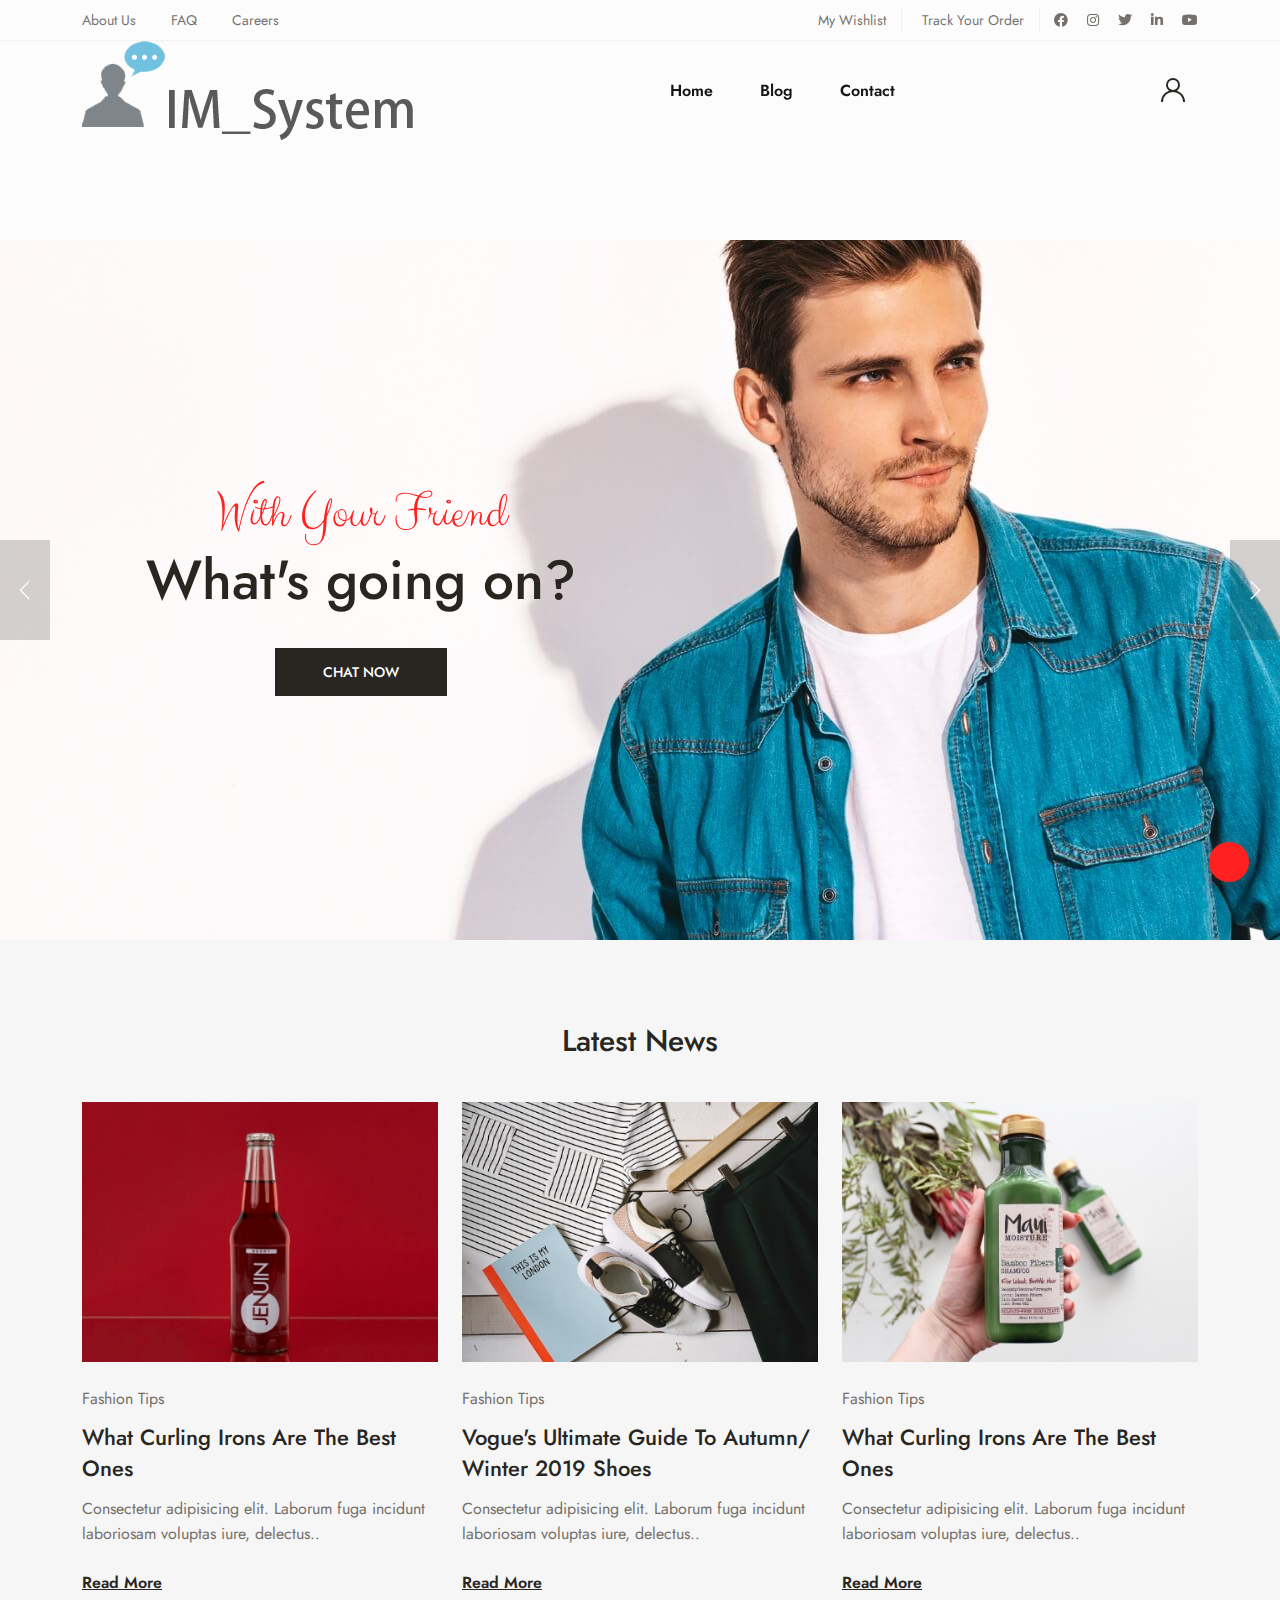
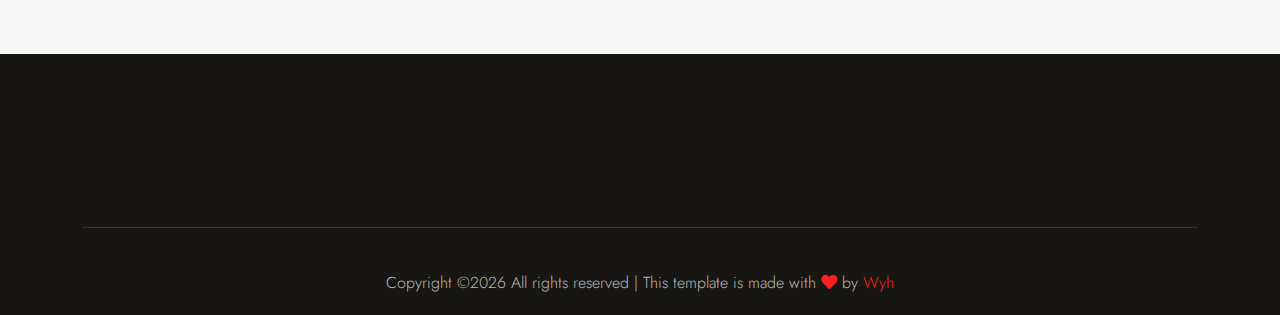
<file: html/index.html>
<!doctype html>
<html class="no-js" lang="zxx">
<head>
    <meta charset="utf-8">
    <meta http-equiv="x-ua-compatible" content="ie=edge">
    <title>IM_System</title>
    <meta name="description" content="">
    <meta name="viewport" content="width=device-width, initial-scale=1">
    <link rel="shortcut icon" type="image/x-icon" href="assets/img/icon/favicon.png">

    <!-- CSS here -->
    <link rel="stylesheet" href="assets/css/bootstrap.min.css">
    <link rel="stylesheet" href="assets/css/owl.carousel.min.css">
    <link rel="stylesheet" href="assets/css/slicknav.css">
    <link rel="stylesheet" href="assets/css/flaticon.css">
    <link rel="stylesheet" href="assets/css/animate.min.css">
    <link rel="stylesheet" href="assets/css/price_rangs.css">
    <link rel="stylesheet" href="assets/css/magnific-popup.css">
    <link rel="stylesheet" href="assets/css/fontawesome-all.min.css">
    <link rel="stylesheet" href="assets/css/themify-icons.css">
    <link rel="stylesheet" href="assets/css/slick.css">
    <link rel="stylesheet" href="assets/css/nice-select.css">
    <link rel="stylesheet" href="assets/css/style.css">
    <link rel="stylesheet" href="assets/css/mystyle.css">
</head>
<body>
    <!--? Preloader Start -->
    <div id="preloader-active">
        <div class="preloader d-flex align-items-center justify-content-center">
            <div class="preloader-inner position-relative">
                <div class="preloader-circle"></div>
                <div class="preloader-img pere-text">
                    <img src="assets/img/icon/loder.png" alt="loder">
                </div>
            </div>
        </div>
    </div>
    <!-- Preloader Start -->
    <header>
        <div class="header-area" style="margin-bottom: 100px;">
            <div class="header-top d-none d-sm-block">
                <div class="container">
                    <div class="row">
                        <div class="col-xl-12">
                            <div class="d-flex justify-content-between flex-wrap align-items-center">
                                <div class="header-info-left">
                                    <ul>                             
                                        <li><a href="#">About Us</a></li>
                                        
                                        <li><a href="#">FAQ</a></li>
                                        <li><a href="#">Careers</a></li>
                                    </ul>
                                </div>
                                <div class="header-info-right d-flex">
                                    <ul class="order-list">
                                        <li><a href="#">My Wishlist</a></li>
                                        <li><a href="#">Track Your Order</a></li>
                                    </ul>
                                    <ul class="header-social">  
                                        <li><a href="#"><i class="fab fa-facebook"></i></a></li>
                                        <li> <a href="#"><i class="fab fa-instagram"></i></a></li>
                                        <li><a href="#"><i class="fab fa-twitter"></i></a></li>
                                        <li><a href="#"><i class="fab fa-linkedin-in"></i></a></li>
                                        <li> <a href="#"><i class="fab fa-youtube"></i></a></li>
                                    </ul>
                                </div>
                            </div>
                        </div>
                    </div>
                </div>
            </div>
            <div class="header-mid header-sticky">
                <div class="container">
                    <div class="menu-wrapper">
                        <!-- Logo -->
                        <div class="logo">
                            <a href="index.html"><img src="assets/img/logo/logo.png" alt=""></a>
                        </div>
                        <!-- Main-menu -->
                        <div class="main-menu d-none d-lg-block">
                            <nav>                                                
                                <ul id="navigation">  
                                    <li><a href="index.html">Home</a></li>
                                    
                                    
                                    <li><a href="blog.html">Blog</a>
                                        <ul class="submenu">
                                            <li><a href="blog.html">Blog</a></li>
                                            <li><a href="elements.html">Element</a></li>
                                            <li><a href="blog-details.html">Blog Details</a></li>
                                        </ul>
                                    </li>
                                    <li><a href="contact.html">Contact</a></li>
                                </ul>
                            </nav>
                        </div>
                        <!-- Header Right -->
                        <div class="header-right">
                            <div class="menu-wrapper">
                            <ul>
                                <!--<li>
                                    <div class="nav-search search-switch hearer_icon">
                                        <a id="search_1" href="javascript:void(0)"> 
                                            <span class="flaticon-search"></span>
                                        </a>
                                    </div>
                                </li>-->
                                <div class="dropdown"><span class="flaticon-user"></span>
                                    <div class="dropdown-content">
                                        <p><a href="login.html">sign in</a></p>
                                        <p><a href="register.html">sign up</a></p>
                                    </div>
                                </div>

                                <!--<li class="cart"><a href="cart.html"><span class="flaticon-shopping-cart"></span></a> </li>-->
                            </ul>
                            </div>
                        </div>

                    </div>
                    <!-- Show Search Box -->
                    
                    <!-- Mobile Menu -->
                    <div class="col-12">
                        <div class="mobile_menu d-block d-lg-none"></div>
                    </div>
                </div>
            </div>
            <!--<div class="header-bottom text-center">
                <p>Sale Up To 50% Biggest Discounts. Hurry! Limited Perriod Offer  <a href="#" class="browse-btn">Shop Now</a></p>
            </div>-->
        </div>
    </header>
    
    
    <main>
        
        <!-- slider Area Start-->
        <section class="slider-area ">
            <div class="slider-active">
                <!-- Single Slider -->
                <div class="single-slider slider-bg1 slider-height d-flex align-items-center">
                    <div class="container">
                        <div class="rowr">
                            <div class="col-xxl-5 col-xl-6 col-lg-7 col-md-8  col-sm-10">
                                <div class="hero-caption text-center">
                                    <span>With Your Friend</span>
                                    <h1 data-animation="bounceIn" data-delay="0.2s">What's going on?</h1>
                                    <p data-animation="fadeInUp" data-delay="0.4s"></p>
                                    <a href="#" class="btn_1 hero-btn" data-animation="fadeInUp" data-delay="0.7s">Chat Now</a>
                                </div>
                            </div>
                        </div>
                    </div>          
                </div>
                <!-- Single Slider -->
                <div class="single-slider slider-bg2 slider-height d-flex align-items-center">
                    <div class="container">
                        <div class="row justify-content-end">
                            <div class="col-xxl-5 col-xl-6 col-lg-7 col-md-8 col-sm-10">
                                <div class="hero-caption text-center">
                                    <span>With Your Friend</span>
                                    <h1 data-animation="bounceIn" data-delay="0.2s">What's going on?</h1>
                                    <p data-animation="fadeInUp" data-delay="0.4s"></p>
                                    <a href="#" class="btn_1 hero-btn" data-animation="fadeInUp" data-delay="0.7s">Chat Now</a>
                                </div>
                            </div>
                        </div>
                    </div>          
                </div>
            </div>
        </section>

        
        <!-- Latest-items End -->
        <!-- Home Blog Start -->
        <section class="home-blog">
            <div class="container">
                <div class="row justify-content-center">
                    <div class="cl-xl-7 col-lg-8 col-md-10">
                        <!-- Section Tittle -->
                        <div class="section-tittle text-center mb-40">
                            <h2>Latest News</h2>
                        </div> 
                    </div>
                </div>
                <div class="row">
                    <div class="col-lg-4 col-md-6 col-sm-6">
                        <div class="single-blogs mb-30">
                            <div class="blog-img">
                                <a href="pro-details.html"><img src="assets/img/gallery/blog1.jpg" alt=""></a>
                            </div>
                            <div class="blogs-cap">
                                <span>Fashion Tips</span>
                                <h5><a href="pro-details.html">What Curling Irons Are The Best Ones</a></h5>
                                <p>Consectetur adipisicing elit. Laborum fuga incidunt laboriosam voluptas iure, delectus..</p>
                                <a href="pro-details.html" class="red-btn">Read More</a>
                            </div>
                        </div>
                    </div>
                    <div class="col-lg-4 col-md-6 col-sm-6">
                        <div class="single-blogs mb-30">
                            <div class="blog-img">
                                <a href="pro-details.html"><img src="assets/img/gallery/blog2.jpg" alt=""></a>
                            </div>
                            <div class="blogs-cap">
                                <span>Fashion Tips</span>
                                <h5><a href="pro-details.html">Vogue's Ultimate Guide To Autumn/
                                Winter 2019 Shoes</a></h5>
                                <p>Consectetur adipisicing elit. Laborum fuga incidunt laboriosam voluptas iure, delectus..</p>
                                <a href="pro-details.html" class="red-btn">Read More</a>
                            </div>
                        </div>
                    </div>
                    <div class="col-lg-4 col-md-6 col-sm-6">
                        <div class="single-blogs mb-30">
                            <div class="blog-img">
                                <a href="pro-details.html"><img src="assets/img/gallery/blog3.jpg" alt=""></a>
                            </div>
                            <div class="blogs-cap">
                                <span>Fashion Tips</span>
                                <h5><a href="pro-details.html">What Curling Irons Are The Best Ones</a></h5>
                                <p>Consectetur adipisicing elit. Laborum fuga incidunt laboriosam voluptas iure, delectus..</p>
                                <a href="pro-details.html" class="red-btn">Read More</a>
                            </div>
                        </div>
                    </div>
                </div>
            </div>
        </section>
        <!-- Home Blog End -->
        <!-- Services Area Start -->
        
        <!-- Services Area End -->
    </main>
    <footer>
        <div class="footer-wrapper gray-bg">
            <div class="footer-area footer-padding">
               <!--? Subscribe Area Start -->
               
            <!-- Subscribe Area End -->
            <div class="container">
                <div class="row justify-content-between">
                    <div class="col-xl-3 col-lg-3 col-md-6 col-sm-8">
                        <div class="single-footer-caption mb-50">
                            <div class="single-footer-caption mb-20">
                                <!-- logo -->
                                <!--<div class="footer-logo mb-35">
                                    <a href="index.html"><img src="assets/img/logo/logo2_footer.png" alt=""></a>
                                </div>-->
                            </div>
                        </div>
                    </div>
                    <!--
                    <div class="col-xl-2 col-lg-2 col-md-4 col-sm-6">
                        <div class="single-footer-caption mb-50">
                            <div class="footer-tittle">
                                <h4>Shop Men</h4>
                                <ul>
                                    <li><a href="#">Clothing Fashion</a></li>
                                    <li><a href="#">Winter</a></li>
                                    <li><a href="#">Summer</a></li>
                                    <li><a href="#">Formal</a></li>
                                    <li><a href="#">Casual</a></li>
                                </ul>
                            </div>
                        </div>
                    </div>
                    <div class="col-xl-2 col-lg-2 col-md-4 col-sm-6">
                        <div class="single-footer-caption mb-50">
                            <div class="footer-tittle">
                                <h4>Shop Women</h4>
                                <ul>
                                    <li><a href="#">Clothing Fashion</a></li>
                                    <li><a href="#">Winter</a></li>
                                    <li><a href="#">Summer</a></li>
                                    <li><a href="#">Formal</a></li>
                                    <li><a href="#">Casual</a></li>
                                </ul>
                            </div>
                        </div>
                    </div>
                    <div class="col-xl-2 col-lg-2 col-md-4 col-sm-6">
                        <div class="single-footer-caption mb-50">
                            <div class="footer-tittle">
                                <h4>Baby Collection</h4>
                                <ul>
                                    <li><a href="#">Clothing Fashion</a></li>
                                    <li><a href="#">Winter</a></li>
                                    <li><a href="#">Summer</a></li>
                                    <li><a href="#">Formal</a></li>
                                    <li><a href="#">Casual</a></li>
                                </ul>
                            </div>
                        </div>
                    </div>
                    <div class="col-xl-2 col-lg-2 col-md-4 col-sm-6">
                        <div class="single-footer-caption mb-50">
                            <div class="footer-tittle">
                                <h4>Quick Links</h4>
                                <ul>
                                    <li><a href="#">Track Your Order</a></li>
                                    <li><a href="#">Support</a></li>
                                    <li><a href="#">FAQ</a></li>
                                    <li><a href="#">Carrier</a></li>
                                    <li><a href="#">About</a></li>
                                    <li><a href="#">Contact Us</a></li>
                                </ul>
                            </div>
                        </div>
                    </div>
                    --> 
                    
                </div>
            </div>
        </div>
        <!-- footer-bottom area -->
        <div class="footer-bottom-area">
            <div class="container">
                <div class="footer-border">
                    <div class="row">
                        <div class="col-xl-12 ">
                            <div class="footer-copy-right text-center">
                                <p>Copyright &copy;<script>document.write(new Date().getFullYear());</script> All rights reserved | This template is made with <i class="fa fa-heart color-danger" aria-hidden="true"></i> by <a href="https://colorlib.com" target="_blank" rel="nofollow noopener">Wyh</a></p>
                            </div>
                        </div>
                    </div>
                </div>
            </div>
        </div>
    </div>
</footer>
<!-- Scroll Up -->
<div id="back-top" >
    <a class="wrapper" title="Go to Top" href="#">
        <div class="arrows-container">
            <div class="arrow arrow-one">
            </div>
            <div class="arrow arrow-two">
            </div>
        </div>
    </a>
</div>

<!-- JS here -->
<!-- Jquery, Popper, Bootstrap -->
<script src="./assets/js/vendor/modernizr-3.5.0.min.js"></script>
<script src="./assets/js/vendor/jquery-1.12.4.min.js"></script>
<script src="./assets/js/popper.min.js"></script>
<script src="./assets/js/bootstrap.min.js"></script>

<!-- Slick-slider , Owl-Carousel ,slick-nav -->
<script src="./assets/js/owl.carousel.min.js"></script>
<script src="./assets/js/slick.min.js"></script>
<script src="./assets/js/jquery.slicknav.min.js"></script>

<!--wow , counter , waypoint, Nice-select -->
<script src="./assets/js/wow.min.js"></script>
<script src="./assets/js/jquery.magnific-popup.js"></script>
<script src="./assets/js/jquery.nice-select.min.js"></script>
<script src="./assets/js/jquery.counterup.min.js"></script>
<script src="./assets/js/waypoints.min.js"></script>
<script src="./assets/js/price_rangs.js"></script>

<!-- contact js -->
<script src="./assets/js/contact.js"></script>
<script src="./assets/js/jquery.form.js"></script>
<script src="./assets/js/jquery.validate.min.js"></script>
<script src="./assets/js/mail-script.js"></script>
<script src="./assets/js/jquery.ajaxchimp.min.js"></script>

<!--  Plugins, main-Jquery -->	
<script src="./assets/js/plugins.js"></script>
<script src="./assets/js/main.js"></script>
</body>
</html>
</file>
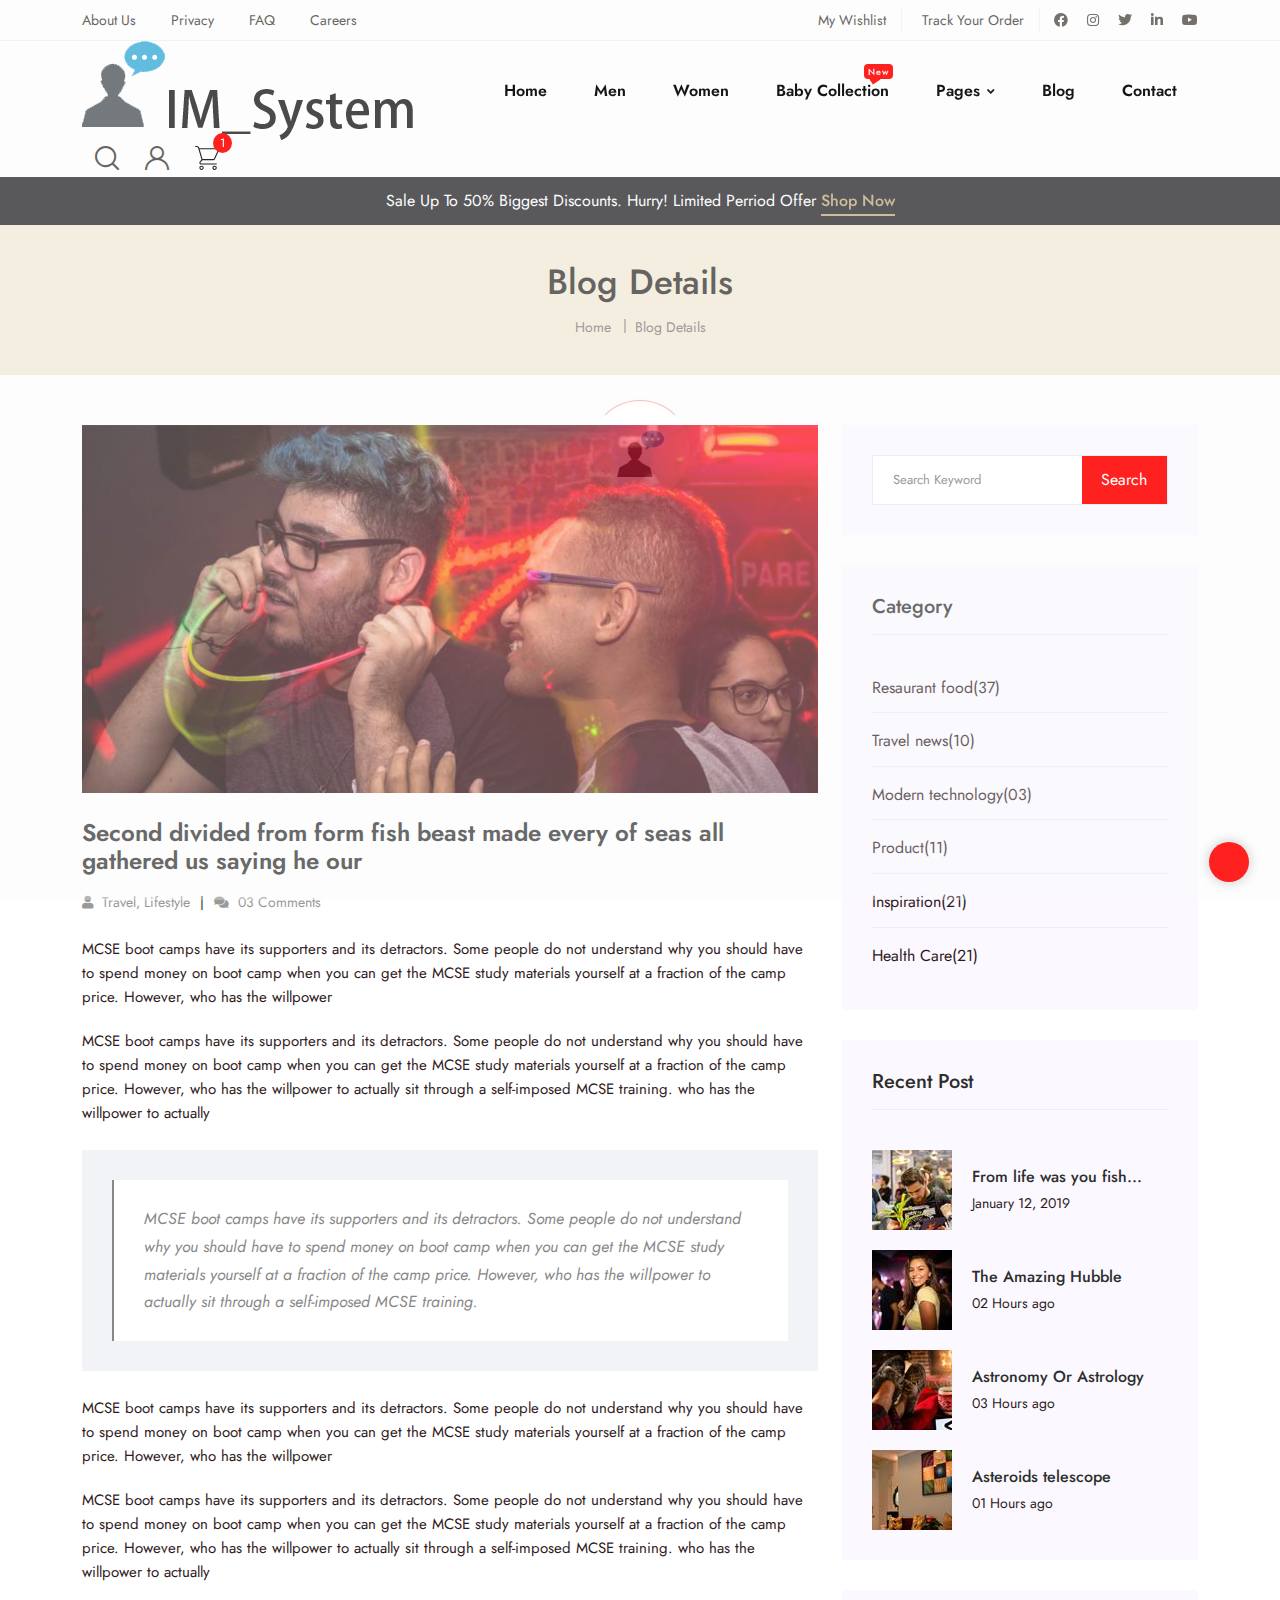
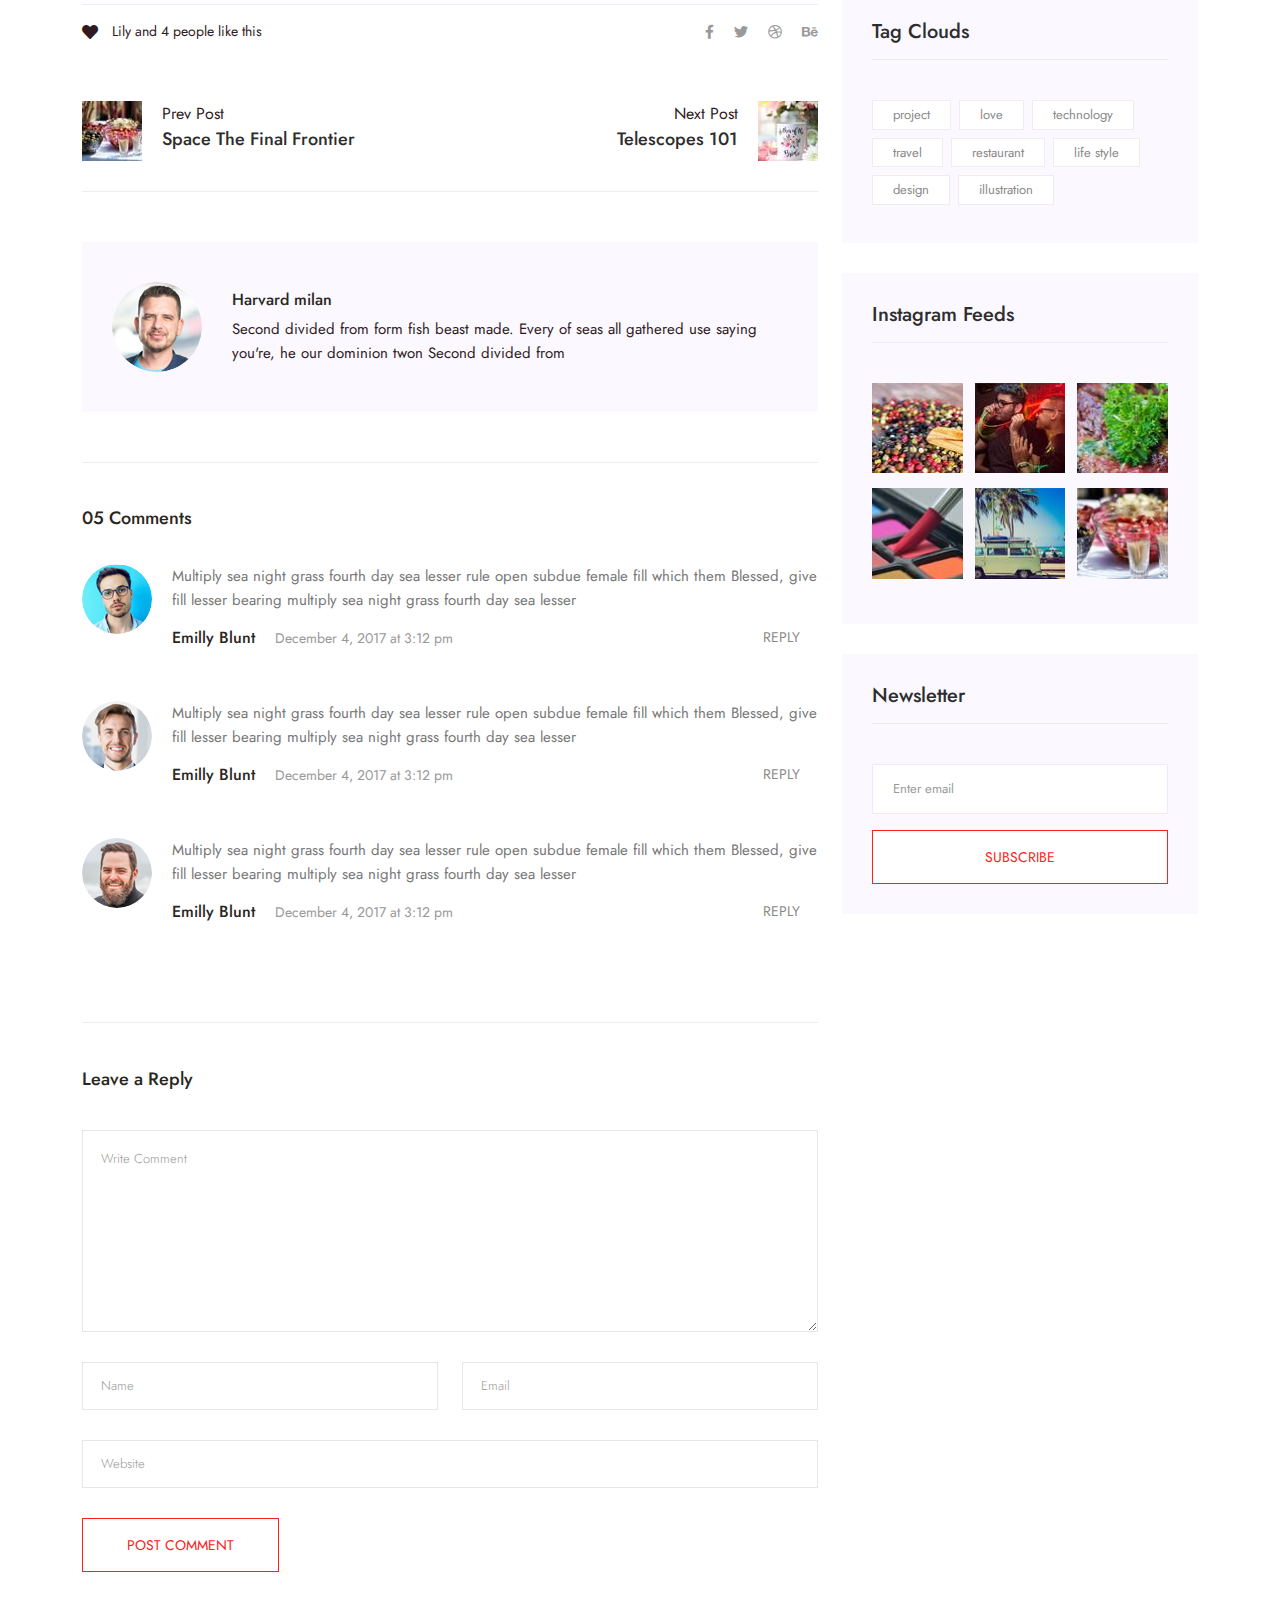
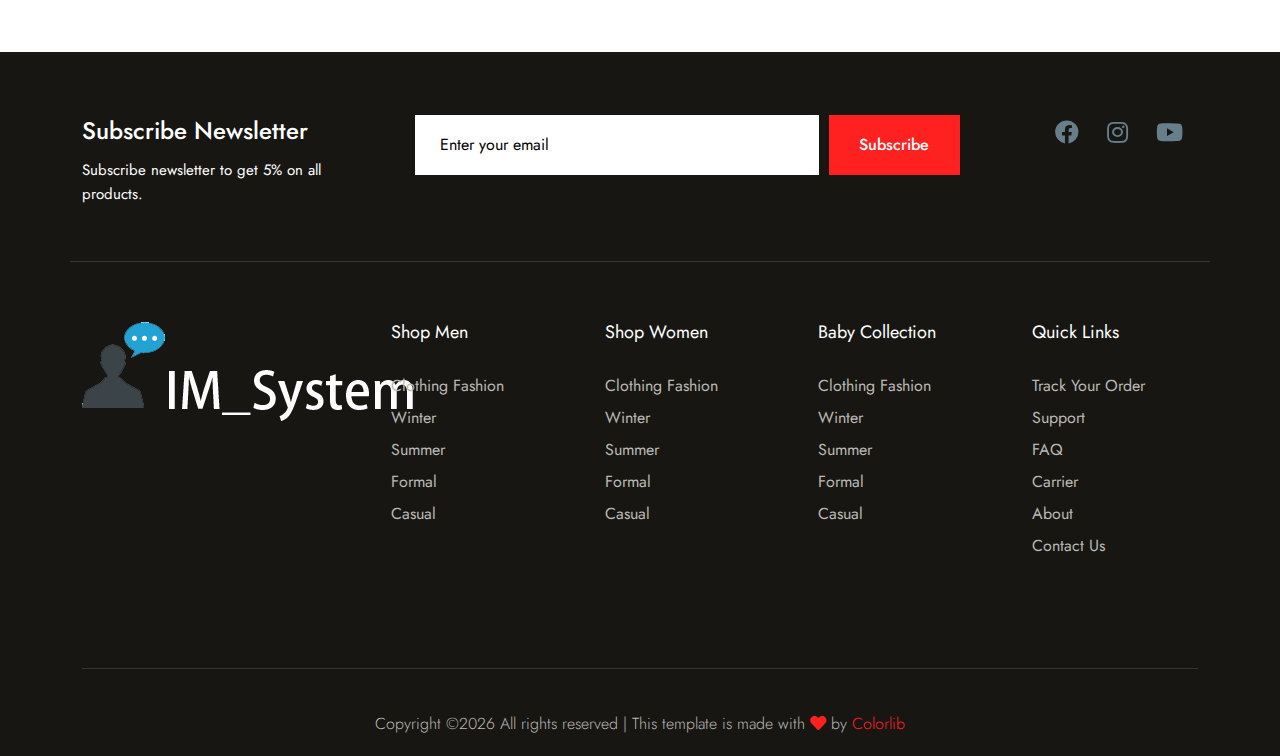
<file: html/blog-details.html>
<!doctype html>
<html class="no-js" lang="zxx">
<head>
   <meta charset="utf-8">
   <meta http-equiv="x-ua-compatible" content="ie=edge">
   <title>Shop | eCommers</title>
   <meta name="description" content="">
   <meta name="viewport" content="width=device-width, initial-scale=1">
   <link rel="shortcut icon" type="image/x-icon" href="assets/img/icon/favicon.png">

	<!-- CSS here -->
	<link rel="stylesheet" href="assets/css/bootstrap.min.css">
	<link rel="stylesheet" href="assets/css/owl.carousel.min.css">
   <link rel="stylesheet" href="assets/css/slicknav.css">
   <link rel="stylesheet" href="assets/css/flaticon.css">
   <link rel="stylesheet" href="assets/css/animate.min.css">
   <link rel="stylesheet" href="assets/css/price_rangs.css">
	<link rel="stylesheet" href="assets/css/magnific-popup.css">
	<link rel="stylesheet" href="assets/css/fontawesome-all.min.css">
	<link rel="stylesheet" href="assets/css/themify-icons.css">
	<link rel="stylesheet" href="assets/css/slick.css">
	<link rel="stylesheet" href="assets/css/nice-select.css">
   <link rel="stylesheet" href="assets/css/style.css">
</head>
<body>
   <!--? Preloader Start -->
   <div id="preloader-active">
      <div class="preloader d-flex align-items-center justify-content-center">
         <div class="preloader-inner position-relative">
               <div class="preloader-circle"></div>
               <div class="preloader-img pere-text">
                  <img src="assets/img/icon/loder.png" alt="loder">
               </div>
         </div>
      </div>
   </div>
   <!-- Preloader Start -->
    <header>
      <div class="header-area">
          <div class="header-top d-none d-sm-block">
              <div class="container">
                  <div class="row">
                      <div class="col-xl-12">
                          <div class="d-flex justify-content-between flex-wrap align-items-center">
                              <div class="header-info-left">
                                  <ul>                             
                                      <li><a href="#">About Us</a></li>
                                      <li><a href="#">Privacy</a></li>
                                      <li><a href="#">FAQ</a></li>
                                      <li><a href="#">Careers</a></li>
                                  </ul>
                              </div>
                              <div class="header-info-right d-flex">
                                  <ul class="order-list">
                                      <li><a href="#">My Wishlist</a></li>
                                      <li><a href="#">Track Your Order</a></li>
                                  </ul>
                                  <ul class="header-social">  
                                      <li><a href="#"><i class="fab fa-facebook"></i></a></li>
                                      <li> <a href="#"><i class="fab fa-instagram"></i></a></li>
                                      <li><a href="#"><i class="fab fa-twitter"></i></a></li>
                                      <li><a href="#"><i class="fab fa-linkedin-in"></i></a></li>
                                      <li> <a href="#"><i class="fab fa-youtube"></i></a></li>
                                  </ul>
                              </div>
                          </div>
                      </div>
                  </div>
              </div>
          </div>
          <div class="header-mid header-sticky">
              <div class="container">
                  <div class="menu-wrapper">
                      <!-- Logo -->
                      <div class="logo">
                          <a href="index.html"><img src="assets/img/logo/logo.png" alt=""></a>
                      </div>
                      <!-- Main-menu -->
                      <div class="main-menu d-none d-lg-block">
                          <nav>                                                
                              <ul id="navigation">  
                                  <li><a href="index.html">Home</a></li>
                                  <li><a href="categories.html">Men</a></li>
                                  <li><a href="categories.html">Women</a></li>
                                  <li class="new"><a href="categories.html">Baby Collection</a></li>
                                  <li><a href="#">Pages  <i class="fas fa-angle-down"></i></a>
                                      <ul class="submenu">
                                          <li><a href="login.html">Login</a></li>
                                          <li><a href="cart.html">Cart</a></li>
                                          <li><a href="pro-details.html">Product Details</a></li>
                                          <li><a href="checkout.html">Product Checkout</a></li>
                                      </ul>
                                  </li>
                                  <li><a href="blog.html">Blog</a>
                                      <ul class="submenu">
                                          <li><a href="blog.html">Blog</a></li>
                                          <li><a href="elements.html">Element</a></li>
                                          <li><a href="blog-details.html">Blog Details</a></li>
                                      </ul>
                                  </li>
                                  <li><a href="contact.html">Contact</a></li>
                              </ul>
                          </nav>
                      </div>
                      <!-- Header Right -->
                      <div class="header-right">
                          <ul>
                              <li>
                                  <div class="nav-search search-switch hearer_icon">
                                      <a id="search_1" href="javascript:void(0)"> 
                                          <span class="flaticon-search"></span>
                                      </a>
                                  </div>
                              </li>
                              <li> <a href="login.html"><span class="flaticon-user"></span></a></li>
                              <li class="cart"><a href="cart.html"><span class="flaticon-shopping-cart"></span></a> </li>
                          </ul>
                      </div>

                  </div>
                  <!-- Show Search Box -->
                  <div class="search_input" id="search_input_box">
                      <form class="search-inner d-flex justify-content-between ">
                          <input type="text" class="form-control" id="search_input" placeholder="Search Here">
                          <button type="submit" class="btn"></button>
                          <span class="ti-close" id="close_search" title="Close Search"></span>
                      </form>
                  </div>
                  <!-- Mobile Menu -->
                  <div class="col-12">
                      <div class="mobile_menu d-block d-lg-none"></div>
                  </div>
              </div>
          </div>
          <div class="header-bottom text-center">
              <p>Sale Up To 50% Biggest Discounts. Hurry! Limited Perriod Offer  <a href="#" class="browse-btn">Shop Now</a></p>
          </div>
      </div>
  </header>
   <main>
      <!-- Hero area Start-->
      <div class="hero-area section-bg2">
         <div class="container">
               <div class="row">
                  <div class="col-xl-12">
                     <div class="slider-area">
                           <div class="slider-height2 slider-bg4 d-flex align-items-center justify-content-center">
                              <div class="hero-caption hero-caption2">
                                 <h2>Blog Details</h2>
                                 <nav aria-label="breadcrumb">
                                       <ol class="breadcrumb justify-content-center">
                                          <li class="breadcrumb-item"><a href="index.html">Home</a></li>
                                          <li class="breadcrumb-item"><a href="#">Blog Details</a></li> 
                                       </ol>
                                 </nav>
                              </div>
                           </div>
                     </div>
                  </div>
               </div> 
         </div>
      </div>
      <!--  Hero area End -->
      <!-- Blog Area Start -->
      <section class="blog_area single-post-area section-padding">
         <div class="container">
            <div class="row">
               <div class="col-lg-8 posts-list">
                  <div class="single-post">
                     <div class="feature-img">
                        <img class="img-fluid" src="assets/img/blog/single_blog_1.jpg" alt="">
                     </div>
                     <div class="blog_details">
                        <h2 style="color: #2d2d2d;">Second divided from form fish beast made every of seas
                           all gathered us saying he our
                        </h2>
                        <ul class="blog-info-link mt-3 mb-4">
                           <li><a href="#"><i class="fa fa-user"></i> Travel, Lifestyle</a></li>
                           <li><a href="#"><i class="fa fa-comments"></i> 03 Comments</a></li>
                        </ul>
                        <p class="excert">
                           MCSE boot camps have its supporters and its detractors. Some people do not understand why you
                           should have to spend money on boot camp when you can get the MCSE study materials yourself at a
                           fraction of the camp price. However, who has the willpower
                        </p>
                        <p>
                           MCSE boot camps have its supporters and its detractors. Some people do not understand why you
                           should have to spend money on boot camp when you can get the MCSE study materials yourself at a
                           fraction of the camp price. However, who has the willpower to actually sit through a
                           self-imposed MCSE training. who has the willpower to actually
                        </p>
                        <div class="quote-wrapper">
                           <div class="quotes">
                              MCSE boot camps have its supporters and its detractors. Some people do not understand why you
                              should have to spend money on boot camp when you can get the MCSE study materials yourself at
                              a fraction of the camp price. However, who has the willpower to actually sit through a
                              self-imposed MCSE training.
                           </div>
                        </div>
                        <p>
                           MCSE boot camps have its supporters and its detractors. Some people do not understand why you
                           should have to spend money on boot camp when you can get the MCSE study materials yourself at a
                           fraction of the camp price. However, who has the willpower
                        </p>
                        <p>
                           MCSE boot camps have its supporters and its detractors. Some people do not understand why you
                           should have to spend money on boot camp when you can get the MCSE study materials yourself at a
                           fraction of the camp price. However, who has the willpower to actually sit through a
                           self-imposed MCSE training. who has the willpower to actually
                        </p>
                     </div>
                  </div>
                  <div class="navigation-top">
                     <div class="d-sm-flex justify-content-between text-center">
                        <p class="like-info"><span class="align-middle"><i class="fa fa-heart"></i></span> Lily and 4
                           people like this</p>
                        <div class="col-sm-4 text-center my-2 my-sm-0">
                        </div>
                        <ul class="social-icons">
                           <li><a href="https://www.facebook.com/sai4ull"><i class="fab fa-facebook-f"></i></a></li>
                           <li><a href="#"><i class="fab fa-twitter"></i></a></li>
                           <li><a href="#"><i class="fab fa-dribbble"></i></a></li>
                           <li><a href="#"><i class="fab fa-behance"></i></a></li>
                        </ul>
                     </div>
                     <div class="navigation-area">
                        <div class="row">
                           <div
                              class="col-lg-6 col-md-6 col-12 nav-left flex-row d-flex justify-content-start align-items-center">
                              <div class="thumb">
                                 <a href="#">
                                    <img class="img-fluid" src="assets/img/post/preview.jpg" alt="">
                                 </a>
                              </div>
                              <div class="arrow">
                                 <a href="#">
                                    <span class="lnr text-white ti-arrow-left"></span>
                                 </a>
                              </div>
                              <div class="detials">
                                 <p>Prev Post</p>
                                 <a href="#">
                                    <h4 style="color: #2d2d2d;">Space The Final Frontier</h4>
                                 </a>
                              </div>
                           </div>
                           <div
                              class="col-lg-6 col-md-6 col-12 nav-right flex-row d-flex justify-content-end align-items-center">
                              <div class="detials">
                                 <p>Next Post</p>
                                 <a href="#">
                                    <h4 style="color: #2d2d2d;">Telescopes 101</h4>
                                 </a>
                              </div>
                              <div class="arrow">
                                 <a href="#">
                                    <span class="lnr text-white ti-arrow-right"></span>
                                 </a>
                              </div>
                              <div class="thumb">
                                 <a href="#">
                                    <img class="img-fluid" src="assets/img/post/next.jpg" alt="">
                                 </a>
                              </div>
                           </div>
                        </div>
                     </div>
                  </div>
                  <div class="blog-author">
                     <div class="media align-items-center">
                        <img src="assets/img/blog/author.png" alt="">
                        <div class="media-body">
                           <a href="#">
                              <h4>Harvard milan</h4>
                           </a>
                           <p>Second divided from form fish beast made. Every of seas all gathered use saying you're, he
                              our dominion twon Second divided from</p>
                        </div>
                     </div>
                  </div>
                  <div class="comments-area">
                     <h4>05 Comments</h4>
                     <div class="comment-list">
                        <div class="single-comment justify-content-between d-flex">
                           <div class="user justify-content-between d-flex">
                              <div class="thumb">
                                 <img src="assets/img/blog/comment_1.png" alt="">
                              </div>
                              <div class="desc">
                                 <p class="comment">
                                    Multiply sea night grass fourth day sea lesser rule open subdue female fill which them
                                    Blessed, give fill lesser bearing multiply sea night grass fourth day sea lesser
                                 </p>
                                 <div class="d-flex justify-content-between">
                                    <div class="d-flex align-items-center">
                                       <h5>
                                          <a href="#">Emilly Blunt</a>
                                       </h5>
                                       <p class="date">December 4, 2017 at 3:12 pm </p>
                                    </div>
                                    <div class="reply-btn">
                                       <a href="#" class="btn-reply text-uppercase">reply</a>
                                    </div>
                                 </div>
                              </div>
                           </div>
                        </div>
                     </div>
                     <div class="comment-list">
                        <div class="single-comment justify-content-between d-flex">
                           <div class="user justify-content-between d-flex">
                              <div class="thumb">
                                 <img src="assets/img/blog/comment_2.png" alt="">
                              </div>
                              <div class="desc">
                                 <p class="comment">
                                    Multiply sea night grass fourth day sea lesser rule open subdue female fill which them
                                    Blessed, give fill lesser bearing multiply sea night grass fourth day sea lesser
                                 </p>
                                 <div class="d-flex justify-content-between">
                                    <div class="d-flex align-items-center">
                                       <h5>
                                          <a href="#">Emilly Blunt</a>
                                       </h5>
                                       <p class="date">December 4, 2017 at 3:12 pm </p>
                                    </div>
                                    <div class="reply-btn">
                                       <a href="#" class="btn-reply text-uppercase">reply</a>
                                    </div>
                                 </div>
                              </div>
                           </div>
                        </div>
                     </div>
                     <div class="comment-list">
                        <div class="single-comment justify-content-between d-flex">
                           <div class="user justify-content-between d-flex">
                              <div class="thumb">
                                 <img src="assets/img/blog/comment_3.png" alt="">
                              </div>
                              <div class="desc">
                                 <p class="comment">
                                    Multiply sea night grass fourth day sea lesser rule open subdue female fill which them
                                    Blessed, give fill lesser bearing multiply sea night grass fourth day sea lesser
                                 </p>
                                 <div class="d-flex justify-content-between">
                                    <div class="d-flex align-items-center">
                                       <h5>
                                          <a href="#">Emilly Blunt</a>
                                       </h5>
                                       <p class="date">December 4, 2017 at 3:12 pm </p>
                                    </div>
                                    <div class="reply-btn">
                                       <a href="#" class="btn-reply text-uppercase">reply</a>
                                    </div>
                                 </div>
                              </div>
                           </div>
                        </div>
                     </div>
                  </div>
                  <div class="comment-form">
                     <h4>Leave a Reply</h4>
                     <form class="form-contact comment_form" action="#" id="commentForm">
                        <div class="row">
                           <div class="col-12">
                              <div class="form-group">
                                 <textarea class="form-control w-100" name="comment" id="comment" cols="30" rows="9"
                                    placeholder="Write Comment"></textarea>
                              </div>
                           </div>
                           <div class="col-sm-6">
                              <div class="form-group">
                                 <input class="form-control" name="name" id="name" type="text" placeholder="Name">
                              </div>
                           </div>
                           <div class="col-sm-6">
                              <div class="form-group">
                                 <input class="form-control" name="email" id="email" type="email" placeholder="Email">
                              </div>
                           </div>
                           <div class="col-12">
                              <div class="form-group">
                                 <input class="form-control" name="website" id="website" type="text" placeholder="Website">
                              </div>
                           </div>
                        </div>
                        <div class="form-group">
                           <button type="submit" class="button button-contactForm btn_1 boxed-btn">Post Comment</button>
                        </div>
                     </form>
                  </div>
               </div>
               <div class="col-lg-4">
                  <div class="blog_right_sidebar">
                     <aside class="single_sidebar_widget search_widget">
                        <form action="#">
                           <div class="form-group m-0">
                               <div class="input-group">
                                   <input type="text" class="form-control" placeholder="Search Keyword">
                                   <div class="input-group-append d-flex">
                                       <button class="boxed-btn2" type="button">Search</button>
                                   </div>
                               </div>
                           </div>
                       </form>
                     </aside>
                     <aside class="single_sidebar_widget post_category_widget">
                        <h4 class="widget_title" style="color: #2d2d2d;">Category</h4>
                        <ul class="list cat-list">
                           <li>
                              <a href="#" class="d-flex">
                                 <p>Resaurant food</p>
                                 <p>(37)</p>
                              </a>
                           </li>
                           <li>
                              <a href="#" class="d-flex">
                                 <p>Travel news</p>
                                 <p>(10)</p>
                              </a>
                           </li>
                           <li>
                              <a href="#" class="d-flex">
                                 <p>Modern technology</p>
                                 <p>(03)</p>
                              </a>
                           </li>
                           <li>
                              <a href="#" class="d-flex">
                                 <p>Product</p>
                                 <p>(11)</p>
                              </a>
                           </li>
                           <li>
                              <a href="#" class="d-flex">
                                 <p>Inspiration</p>
                                 <p>(21)</p>
                              </a>
                           </li>
                           <li>
                              <a href="#" class="d-flex">
                                 <p>Health Care</p>
                                 <p>(21)</p>
                              </a>
                           </li>
                        </ul>
                     </aside>
                     <aside class="single_sidebar_widget popular_post_widget">
                        <h3 class="widget_title" style="color: #2d2d2d;">Recent Post</h3>
                        <div class="media post_item">
                           <img src="assets/img/post/post_1.jpg" alt="post">
                           <div class="media-body">
                              <a href="blog_details.html">
                                 <h3 style="color: #2d2d2d;">From life was you fish...</h3>
                              </a>
                              <p>January 12, 2019</p>
                           </div>
                        </div>
                        <div class="media post_item">
                           <img src="assets/img/post/post_2.jpg" alt="post">
                           <div class="media-body">
                              <a href="blog_details.html">
                                 <h3 style="color: #2d2d2d;">The Amazing Hubble</h3>
                              </a>
                              <p>02 Hours ago</p>
                           </div>
                        </div>
                        <div class="media post_item">
                           <img src="assets/img/post/post_3.jpg" alt="post">
                           <div class="media-body">
                              <a href="blog_details.html">
                                 <h3 style="color: #2d2d2d;">Astronomy Or Astrology</h3>
                              </a>
                              <p>03 Hours ago</p>
                           </div>
                        </div>
                        <div class="media post_item">
                           <img src="assets/img/post/post_4.jpg" alt="post">
                           <div class="media-body">
                              <a href="blog_details.html">
                                 <h3 style="color: #2d2d2d;">Asteroids telescope</h3>
                              </a>
                              <p>01 Hours ago</p>
                           </div>
                        </div>
                     </aside>
                     <aside class="single_sidebar_widget tag_cloud_widget">
                        <h4 class="widget_title" style="color: #2d2d2d;">Tag Clouds</h4>
                        <ul class="list">
                           <li>
                              <a href="#">project</a>
                           </li>
                           <li>
                              <a href="#">love</a>
                           </li>
                           <li>
                              <a href="#">technology</a>
                           </li>
                           <li>
                              <a href="#">travel</a>
                           </li>
                           <li>
                              <a href="#">restaurant</a>
                           </li>
                           <li>
                              <a href="#">life style</a>
                           </li>
                           <li>
                              <a href="#">design</a>
                           </li>
                           <li>
                              <a href="#">illustration</a>
                           </li>
                        </ul>
                     </aside>
                     <aside class="single_sidebar_widget instagram_feeds">
                        <h4 class="widget_title" style="color: #2d2d2d;">Instagram Feeds</h4>
                        <ul class="instagram_row flex-wrap">
                           <li>
                              <a href="#">
                                 <img class="img-fluid" src="assets/img/post/post_5.jpg" alt="">
                              </a>
                           </li>
                           <li>
                              <a href="#">
                                 <img class="img-fluid" src="assets/img/post/post_6.jpg" alt="">
                              </a>
                           </li>
                           <li>
                              <a href="#">
                                 <img class="img-fluid" src="assets/img/post/post_7.jpg" alt="">
                              </a>
                           </li>
                           <li>
                              <a href="#">
                                 <img class="img-fluid" src="assets/img/post/post_8.jpg" alt="">
                              </a>
                           </li>
                           <li>
                              <a href="#">
                                 <img class="img-fluid" src="assets/img/post/post_9.jpg" alt="">
                              </a>
                           </li>
                           <li>
                              <a href="#">
                                 <img class="img-fluid" src="assets/img/post/post_10.jpg" alt="">
                              </a>
                           </li>
                        </ul>
                     </aside>
                     <aside class="single_sidebar_widget newsletter_widget">
                        <h4 class="widget_title" style="color: #2d2d2d;">Newsletter</h4>
                        <form action="#">
                           <div class="form-group">
                              <input type="email" class="form-control" onfocus="this.placeholder = ''"
                                 onblur="this.placeholder = 'Enter email'" placeholder='Enter email' required>
                           </div>
                           <button class="button rounded-0 primary-bg text-white w-100 btn_1 boxed-btn" type="submit">Subscribe</button>
                        </form>
                     </aside>
                  </div>
               </div>
            </div>
         </div>
      </section>
      <!-- Blog Area End -->
   </main>
   <footer>
      <div class="footer-wrapper gray-bg">
          <div class="footer-area footer-padding">
               <!--? Subscribe Area Start -->
               <section class="subscribe-area">
                  <div class="container">
                      <div class="row justify-content-between subscribe-padding">
                          <div class="col-xxl-3 col-xl-3 col-lg-4">
                              <div class="subscribe-caption">
                                  <h3>Subscribe Newsletter</h3>
                                  <p>Subscribe newsletter to get 5% on all products.</p>
                              </div>
                          </div>
                          <div class="col-xxl-5 col-xl-6 col-lg-7 col-md-9">
                              <div class="subscribe-caption">
                                  <form action="#">
                                      <input type="text" placeholder="Enter your email">
                                      <button class="subscribe-btn">Subscribe</button>
                                  </form>
                              </div>
                          </div>
                          <div class="col-xxl-2 col-xl-2 col-lg-4">
                              <!-- social -->
                              <div class="footer-social">
                                  <a href="https://bit.ly/sai4ull"><i class="fab fa-facebook"></i></a>
                                  <a href="#"><i class="fab fa-instagram"></i></a>
                                  <a href="#"><i class="fab fa-youtube"></i></a>
                              </div>
                          </div>
                      </div>
                  </div>
              </section>
              <!-- Subscribe Area End -->
              <div class="container">
                  <div class="row justify-content-between">
                      <div class="col-xl-3 col-lg-3 col-md-6 col-sm-8">
                          <div class="single-footer-caption mb-50">
                              <div class="single-footer-caption mb-20">
                                  <!-- logo -->
                                  <div class="footer-logo mb-35">
                                      <a href="index.html"><img src="assets/img/logo/logo2_footer.png" alt=""></a>
                                  </div>
                              </div>
                          </div>
                      </div>
                      <div class="col-xl-2 col-lg-2 col-md-4 col-sm-6">
                          <div class="single-footer-caption mb-50">
                              <div class="footer-tittle">
                                  <h4>Shop Men</h4>
                                  <ul>
                                      <li><a href="#">Clothing Fashion</a></li>
                                      <li><a href="#">Winter</a></li>
                                      <li><a href="#">Summer</a></li>
                                      <li><a href="#">Formal</a></li>
                                      <li><a href="#">Casual</a></li>
                                  </ul>
                              </div>
                          </div>
                      </div>
                      <div class="col-xl-2 col-lg-2 col-md-4 col-sm-6">
                          <div class="single-footer-caption mb-50">
                              <div class="footer-tittle">
                                  <h4>Shop Women</h4>
                                  <ul>
                                      <li><a href="#">Clothing Fashion</a></li>
                                      <li><a href="#">Winter</a></li>
                                      <li><a href="#">Summer</a></li>
                                      <li><a href="#">Formal</a></li>
                                      <li><a href="#">Casual</a></li>
                                  </ul>
                              </div>
                          </div>
                      </div>
                      <div class="col-xl-2 col-lg-2 col-md-4 col-sm-6">
                          <div class="single-footer-caption mb-50">
                              <div class="footer-tittle">
                                  <h4>Baby Collection</h4>
                                  <ul>
                                      <li><a href="#">Clothing Fashion</a></li>
                                      <li><a href="#">Winter</a></li>
                                      <li><a href="#">Summer</a></li>
                                      <li><a href="#">Formal</a></li>
                                      <li><a href="#">Casual</a></li>
                                  </ul>
                              </div>
                          </div>
                      </div>
                      <div class="col-xl-2 col-lg-2 col-md-4 col-sm-6">
                          <div class="single-footer-caption mb-50">
                              <div class="footer-tittle">
                                  <h4>Quick Links</h4>
                                  <ul>
                                      <li><a href="#">Track Your Order</a></li>
                                      <li><a href="#">Support</a></li>
                                      <li><a href="#">FAQ</a></li>
                                      <li><a href="#">Carrier</a></li>
                                      <li><a href="#">About</a></li>
                                      <li><a href="#">Contact Us</a></li>
                                  </ul>
                              </div>
                          </div>
                      </div>
                      
                  </div>
              </div>
          </div>
          <!-- footer-bottom area -->
          <div class="footer-bottom-area">
              <div class="container">
                  <div class="footer-border">
                      <div class="row">
                          <div class="col-xl-12 ">
                              <div class="footer-copy-right text-center">
                                <p>Copyright &copy;<script>document.write(new Date().getFullYear());</script> All rights reserved | This template is made with <i class="fa fa-heart color-danger" aria-hidden="true"></i> by <a href="https://colorlib.com" target="_blank" rel="nofollow noopener">Colorlib</a></p>
                              </div>
                          </div>
                      </div>
                  </div>
              </div>
          </div>
      </div>
   </footer>
   <!-- Scroll Up -->
   <div id="back-top" >
         <a class="wrapper" title="Go to Top" href="#">
            <div class="arrows-container">
               <div class="arrow arrow-one">
               </div>
               <div class="arrow arrow-two">
               </div>
            </div>
         </a>
   </div>

   <!-- JS here -->
   <!-- Jquery, Popper, Bootstrap -->
   <script src="./assets/js/vendor/modernizr-3.5.0.min.js"></script>
   <script src="./assets/js/vendor/jquery-1.12.4.min.js"></script>
   <script src="./assets/js/popper.min.js"></script>
   <script src="./assets/js/bootstrap.min.js"></script>

   <!-- Slick-slider , Owl-Carousel ,slick-nav -->
   <script src="./assets/js/owl.carousel.min.js"></script>
   <script src="./assets/js/slick.min.js"></script>
   <script src="./assets/js/jquery.slicknav.min.js"></script>

   <!--wow , counter , waypoint, Nice-select -->
   <script src="./assets/js/wow.min.js"></script>
   <script src="./assets/js/jquery.magnific-popup.js"></script>
   <script src="./assets/js/jquery.nice-select.min.js"></script>
   <script src="./assets/js/jquery.counterup.min.js"></script>
   <script src="./assets/js/waypoints.min.js"></script>
   <script src="./assets/js/price_rangs.js"></script>

   <!-- contact js -->
   <script src="./assets/js/contact.js"></script>
   <script src="./assets/js/jquery.form.js"></script>
   <script src="./assets/js/jquery.validate.min.js"></script>
   <script src="./assets/js/mail-script.js"></script>
   <script src="./assets/js/jquery.ajaxchimp.min.js"></script>

   <!--  Plugins, main-Jquery -->	
   <script src="./assets/js/plugins.js"></script>
   <script src="./assets/js/main.js"></script>
   </body>
</html>
</file>
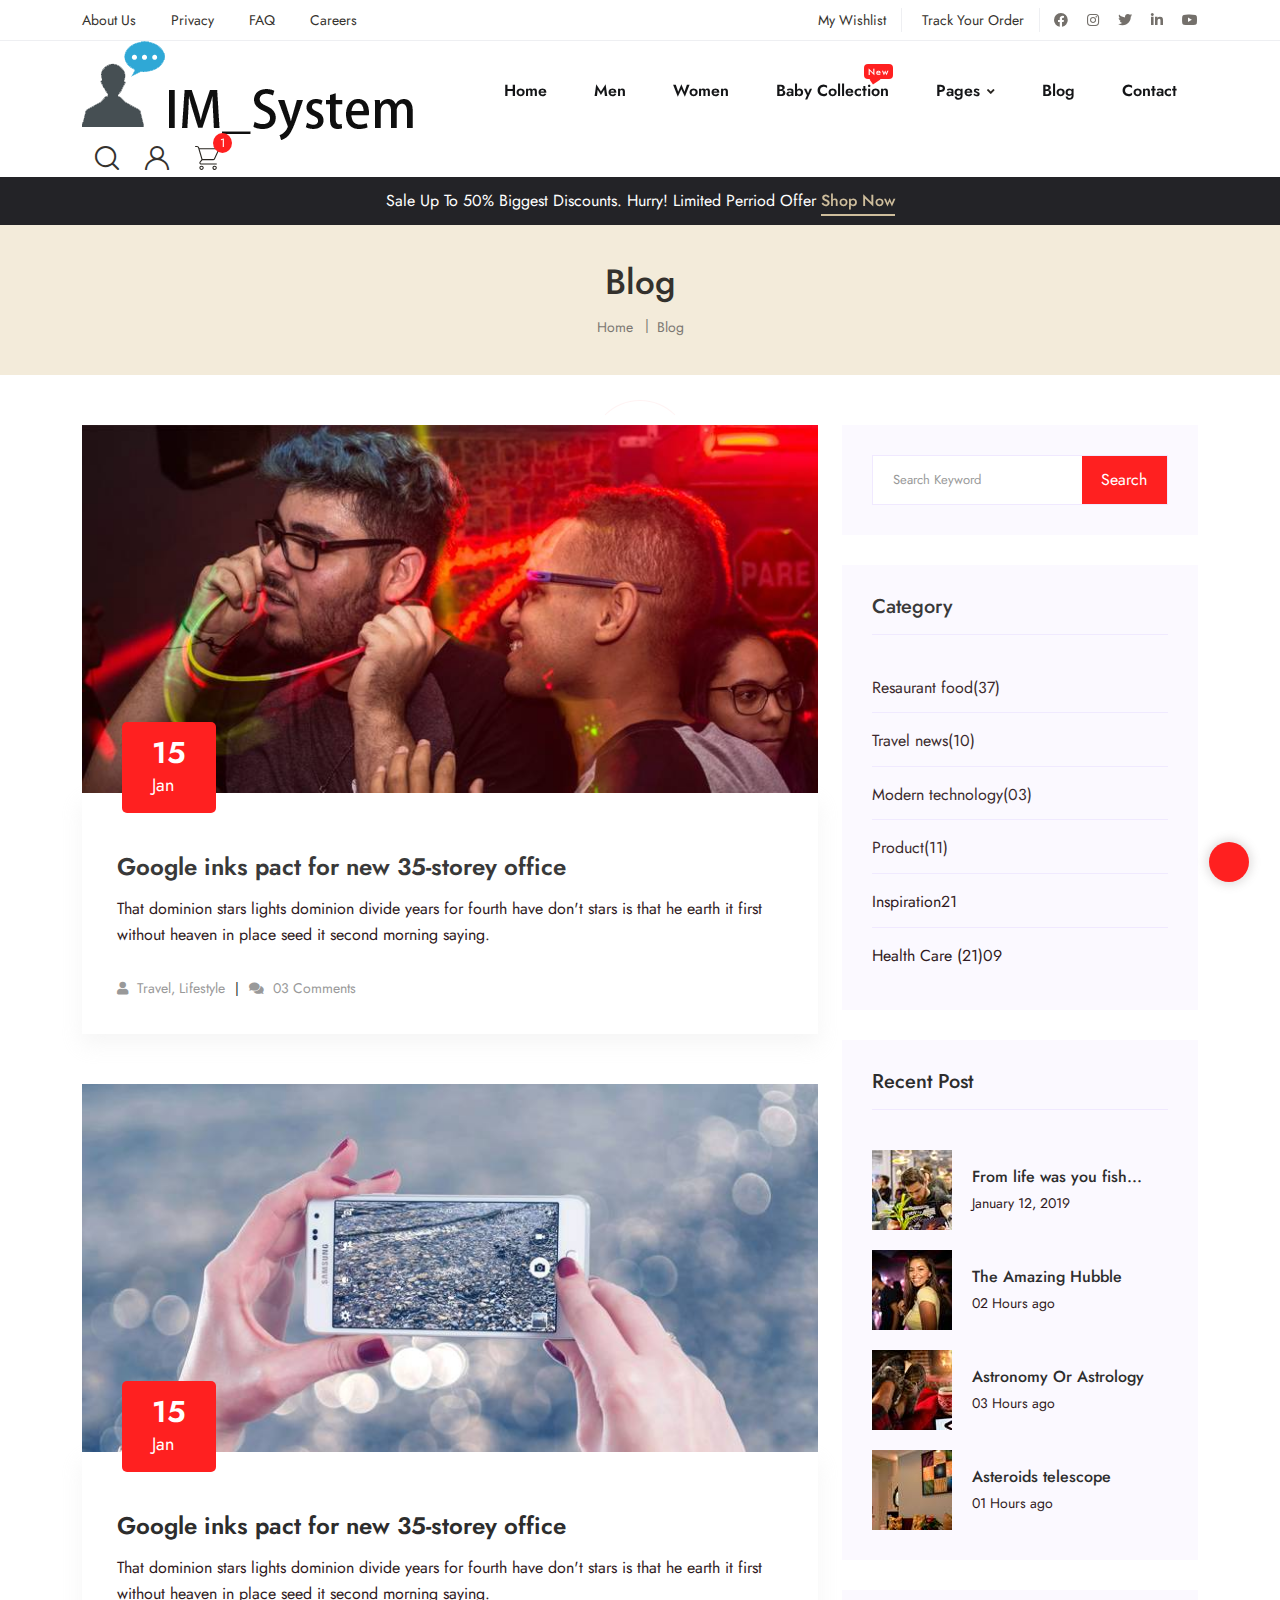
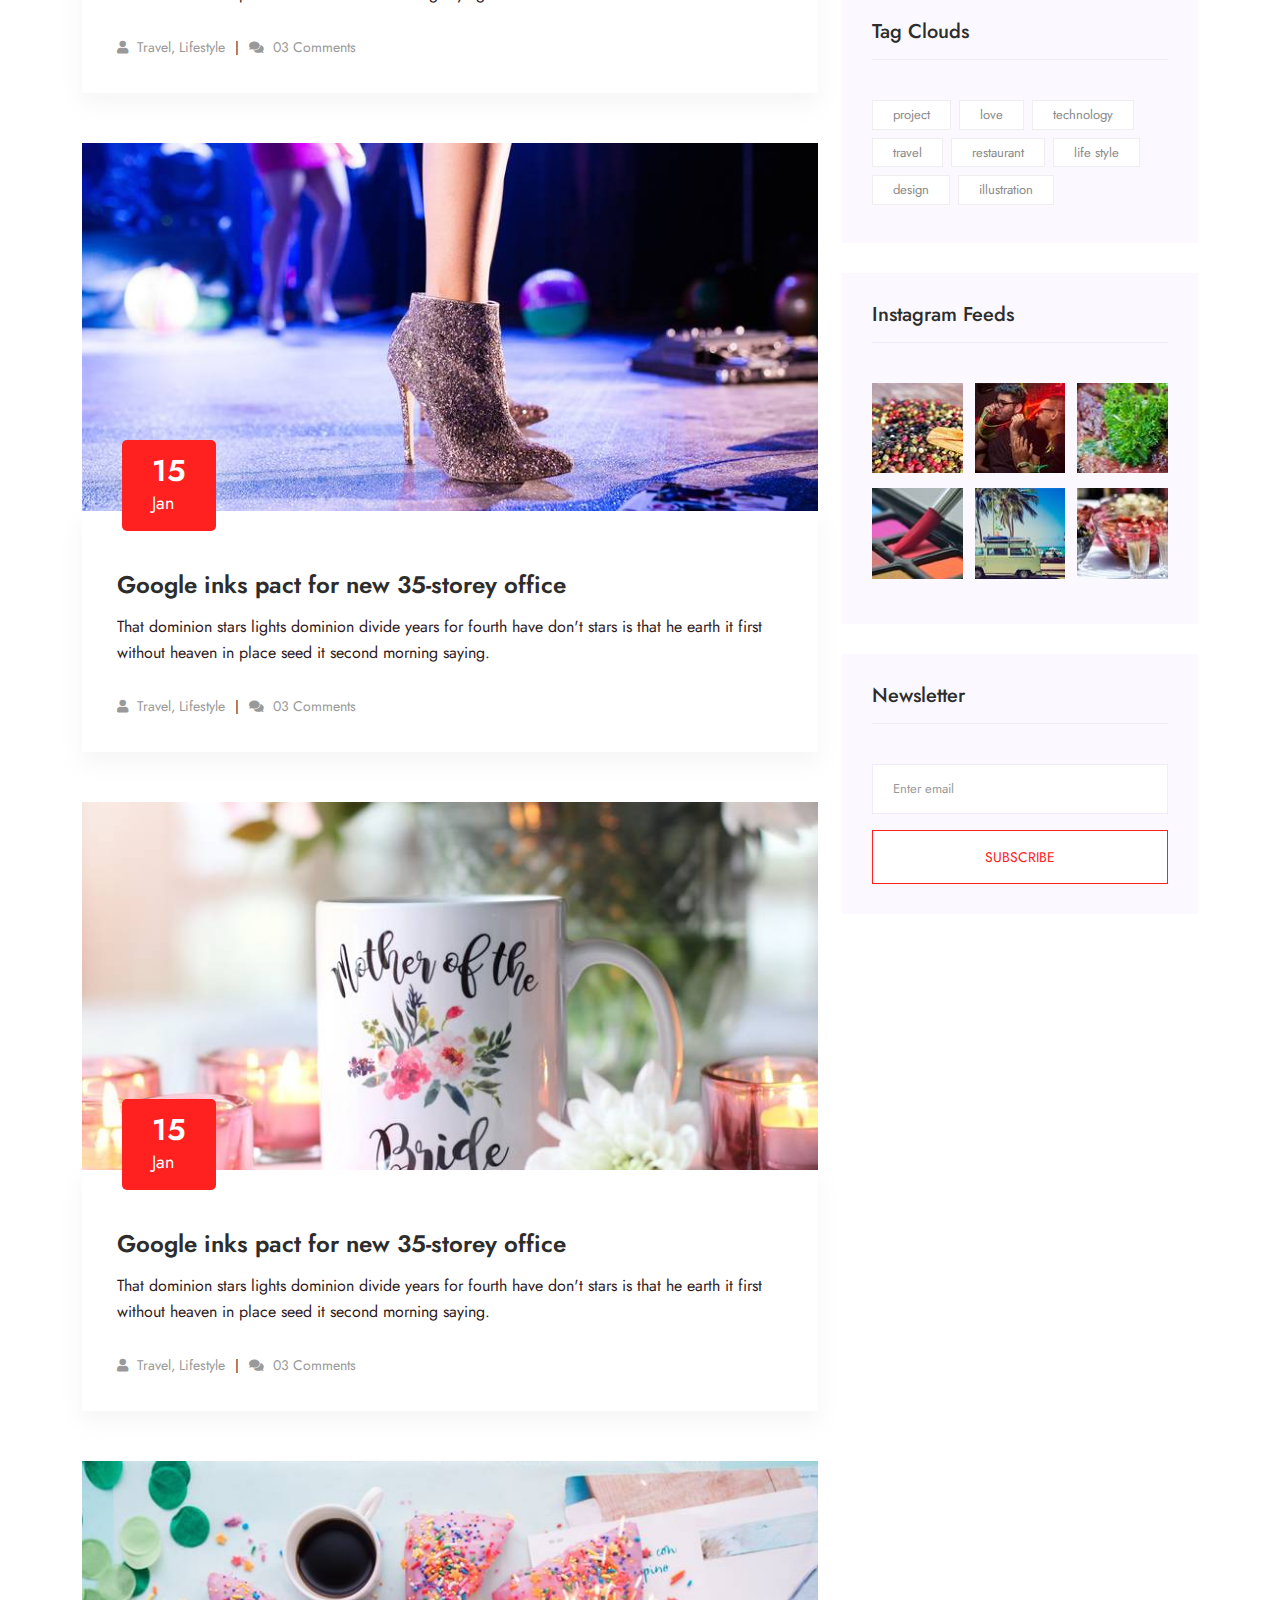
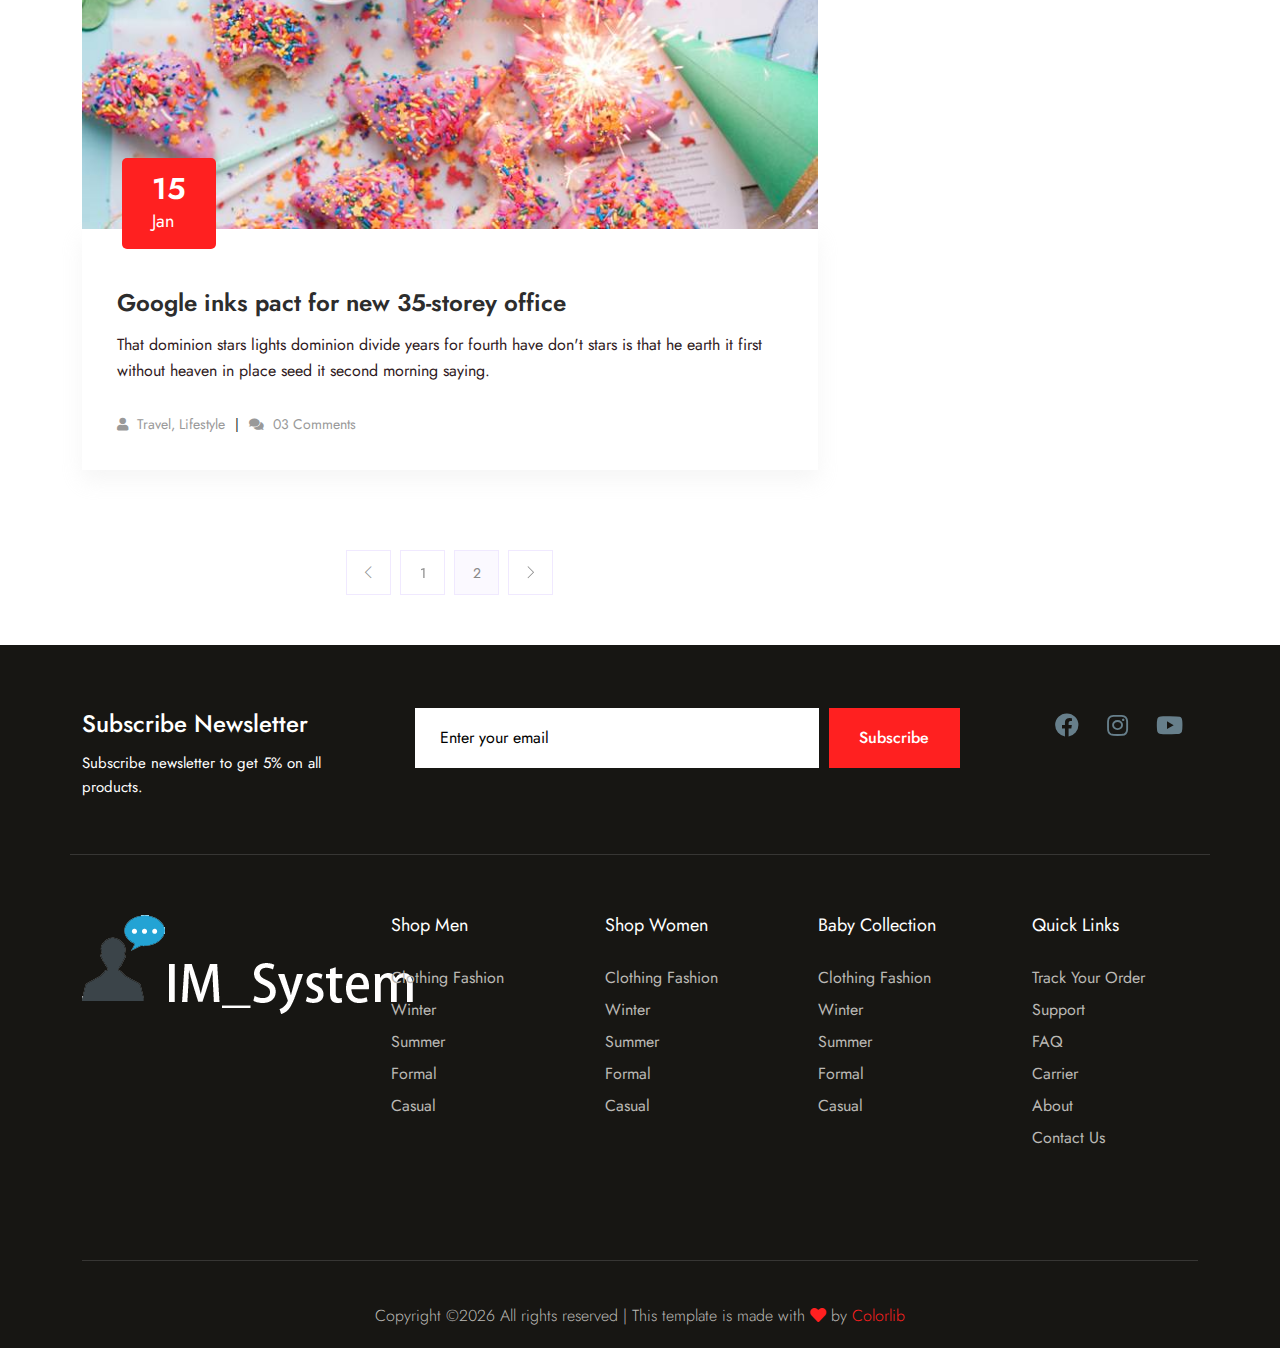
<file: html/blog.html>
<!doctype html>
<html class="no-js" lang="zxx">
<head>
    <meta charset="utf-8">
    <meta http-equiv="x-ua-compatible" content="ie=edge">
    <title>Shop | eCommers</title>
    <meta name="description" content="">
    <meta name="viewport" content="width=device-width, initial-scale=1">
    <link rel="shortcut icon" type="image/x-icon" href="assets/img/icon/favicon.png">

    <!-- CSS here -->
    <link rel="stylesheet" href="assets/css/bootstrap.min.css">
    <link rel="stylesheet" href="assets/css/owl.carousel.min.css">
    <link rel="stylesheet" href="assets/css/slicknav.css">
    <link rel="stylesheet" href="assets/css/flaticon.css">
    <link rel="stylesheet" href="assets/css/animate.min.css">
    <link rel="stylesheet" href="assets/css/price_rangs.css">
    <link rel="stylesheet" href="assets/css/magnific-popup.css">
    <link rel="stylesheet" href="assets/css/fontawesome-all.min.css">
    <link rel="stylesheet" href="assets/css/themify-icons.css">
    <link rel="stylesheet" href="assets/css/slick.css">
    <link rel="stylesheet" href="assets/css/nice-select.css">
    <link rel="stylesheet" href="assets/css/style.css">
</head>
<body>
    <!--? Preloader Start -->
    <div id="preloader-active">
        <div class="preloader d-flex align-items-center justify-content-center">
            <div class="preloader-inner position-relative">
                <div class="preloader-circle"></div>
                <div class="preloader-img pere-text">
                    <img src="assets/img/icon/loder.png" alt="loder">
                </div>
            </div>
        </div>
    </div>
    <!-- Preloader Start -->
    <header>
        <div class="header-area">
            <div class="header-top d-none d-sm-block">
                <div class="container">
                    <div class="row">
                        <div class="col-xl-12">
                            <div class="d-flex justify-content-between flex-wrap align-items-center">
                                <div class="header-info-left">
                                    <ul>                             
                                        <li><a href="#">About Us</a></li>
                                        <li><a href="#">Privacy</a></li>
                                        <li><a href="#">FAQ</a></li>
                                        <li><a href="#">Careers</a></li>
                                    </ul>
                                </div>
                                <div class="header-info-right d-flex">
                                    <ul class="order-list">
                                        <li><a href="#">My Wishlist</a></li>
                                        <li><a href="#">Track Your Order</a></li>
                                    </ul>
                                    <ul class="header-social">  
                                        <li><a href="#"><i class="fab fa-facebook"></i></a></li>
                                        <li> <a href="#"><i class="fab fa-instagram"></i></a></li>
                                        <li><a href="#"><i class="fab fa-twitter"></i></a></li>
                                        <li><a href="#"><i class="fab fa-linkedin-in"></i></a></li>
                                        <li> <a href="#"><i class="fab fa-youtube"></i></a></li>
                                    </ul>
                                </div>
                            </div>
                        </div>
                    </div>
                </div>
            </div>
            <div class="header-mid header-sticky">
                <div class="container">
                    <div class="menu-wrapper">
                        <!-- Logo -->
                        <div class="logo">
                            <a href="index.html"><img src="assets/img/logo/logo.png" alt=""></a>
                        </div>
                        <!-- Main-menu -->
                        <div class="main-menu d-none d-lg-block">
                            <nav>                                                
                                <ul id="navigation">  
                                    <li><a href="index.html">Home</a></li>
                                    <li><a href="categories.html">Men</a></li>
                                    <li><a href="categories.html">Women</a></li>
                                    <li class="new"><a href="categories.html">Baby Collection</a></li>
                                    <li><a href="#">Pages  <i class="fas fa-angle-down"></i></a>
                                        <ul class="submenu">
                                            <li><a href="login.html">Login</a></li>
                                            <li><a href="cart.html">Cart</a></li>
                                            <li><a href="pro-details.html">Product Details</a></li>
                                            <li><a href="checkout.html">Product Checkout</a></li>
                                        </ul>
                                    </li>
                                    <li><a href="blog.html">Blog</a>
                                        <ul class="submenu">
                                            <li><a href="blog.html">Blog</a></li>
                                            <li><a href="elements.html">Element</a></li>
                                            <li><a href="blog-details.html">Blog Details</a></li>
                                        </ul>
                                    </li>
                                    <li><a href="contact.html">Contact</a></li>
                                </ul>
                            </nav>
                        </div>
                        <!-- Header Right -->
                        <div class="header-right">
                            <ul>
                                <li>
                                    <div class="nav-search search-switch hearer_icon">
                                        <a id="search_1" href="javascript:void(0)"> 
                                            <span class="flaticon-search"></span>
                                        </a>
                                    </div>
                                </li>
                                <li> <a href="login.html"><span class="flaticon-user"></span></a></li>
                                <li class="cart"><a href="cart.html"><span class="flaticon-shopping-cart"></span></a> </li>
                            </ul>
                        </div>

                    </div>
                    <!-- Show Search Box -->
                    <div class="search_input" id="search_input_box">
                        <form class="search-inner d-flex justify-content-between ">
                            <input type="text" class="form-control" id="search_input" placeholder="Search Here">
                            <button type="submit" class="btn"></button>
                            <span class="ti-close" id="close_search" title="Close Search"></span>
                        </form>
                    </div>
                    <!-- Mobile Menu -->
                    <div class="col-12">
                        <div class="mobile_menu d-block d-lg-none"></div>
                    </div>
                </div>
            </div>
            <div class="header-bottom text-center">
                <p>Sale Up To 50% Biggest Discounts. Hurry! Limited Perriod Offer  <a href="#" class="browse-btn">Shop Now</a></p>
            </div>
        </div>
    </header>
    <main>
        <!-- Hero area Start-->
        <div class="hero-area section-bg2">
            <div class="container">
                <div class="row">
                    <div class="col-xl-12">
                        <div class="slider-area">
                            <div class="slider-height2 slider-bg4 d-flex align-items-center justify-content-center">
                                <div class="hero-caption hero-caption2">
                                    <h2>Blog</h2>
                                    <nav aria-label="breadcrumb">
                                        <ol class="breadcrumb justify-content-center">
                                            <li class="breadcrumb-item"><a href="index.html">Home</a></li>
                                            <li class="breadcrumb-item"><a href="#">Blog</a></li> 
                                        </ol>
                                    </nav>
                                </div>
                            </div>
                        </div>
                    </div>
                </div> 
            </div>
        </div>
        <!--  Hero area End -->
        <!-- Blog Area Start-->
        <section class="blog_area">
            <div class="container">
                <div class="row">
                    <div class="col-lg-8 mb-5 mb-lg-0">
                        <div class="blog_left_sidebar">
                            <article class="blog_item">
                                <div class="blog_item_img">
                                    <img class="card-img rounded-0" src="assets/img/blog/single_blog_1.jpg" alt="">
                                    <a href="#" class="blog_item_date">
                                        <h3>15</h3>
                                        <p>Jan</p>
                                    </a>
                                </div>
                                <div class="blog_details">
                                    <a class="d-inline-block" href="blog_details.html">
                                        <h2 class="blog-head" style="color: #2d2d2d;">Google inks pact for new 35-storey office</h2>
                                    </a>
                                    <p>That dominion stars lights dominion divide years for fourth have don't stars is that
                                    he earth it first without heaven in place seed it second morning saying.</p>
                                    <ul class="blog-info-link">
                                        <li><a href="#"><i class="fa fa-user"></i> Travel, Lifestyle</a></li>
                                        <li><a href="#"><i class="fa fa-comments"></i> 03 Comments</a></li>
                                    </ul>
                                </div>
                            </article>
                            <article class="blog_item">
                                <div class="blog_item_img">
                                    <img class="card-img rounded-0" src="assets/img/blog/single_blog_2.jpg" alt="">
                                    <a href="#" class="blog_item_date">
                                        <h3>15</h3>
                                        <p>Jan</p>
                                    </a>
                                </div>
                                <div class="blog_details">
                                    <a class="d-inline-block" href="blog_details.html">
                                        <h2 class="blog-head" style="color: #2d2d2d;">Google inks pact for new 35-storey office</h2>
                                    </a>
                                    <p>That dominion stars lights dominion divide years for fourth have don't stars is that
                                    he earth it first without heaven in place seed it second morning saying.</p>
                                    <ul class="blog-info-link">
                                        <li><a href="#"><i class="fa fa-user"></i> Travel, Lifestyle</a></li>
                                        <li><a href="#"><i class="fa fa-comments"></i> 03 Comments</a></li>
                                    </ul>
                                </div>
                            </article>
                            <article class="blog_item">
                                <div class="blog_item_img">
                                    <img class="card-img rounded-0" src="assets/img/blog/single_blog_3.jpg" alt="">
                                    <a href="#" class="blog_item_date">
                                        <h3>15</h3>
                                        <p>Jan</p>
                                    </a>
                                </div>
                                <div class="blog_details">
                                    <a class="d-inline-block" href="blog_details.html">
                                        <h2 class="blog-head" style="color: #2d2d2d;">Google inks pact for new 35-storey office</h2>
                                    </a>
                                    <p>That dominion stars lights dominion divide years for fourth have don't stars is that
                                    he earth it first without heaven in place seed it second morning saying.</p>
                                    <ul class="blog-info-link">
                                        <li><a href="#"><i class="fa fa-user"></i> Travel, Lifestyle</a></li>
                                        <li><a href="#"><i class="fa fa-comments"></i> 03 Comments</a></li>
                                    </ul>
                                </div>
                            </article>
                            <article class="blog_item">
                                <div class="blog_item_img">
                                    <img class="card-img rounded-0" src="assets/img/blog/single_blog_4.jpg" alt="">
                                    <a href="#" class="blog_item_date">
                                        <h3>15</h3>
                                        <p>Jan</p>
                                    </a>
                                </div>
                                <div class="blog_details">
                                    <a class="d-inline-block" href="blog_details.html">
                                        <h2 class="blog-head" style="color: #2d2d2d;">Google inks pact for new 35-storey office</h2>
                                    </a>
                                    <p>That dominion stars lights dominion divide years for fourth have don't stars is that
                                    he earth it first without heaven in place seed it second morning saying.</p>
                                    <ul class="blog-info-link">
                                        <li><a href="#"><i class="fa fa-user"></i> Travel, Lifestyle</a></li>
                                        <li><a href="#"><i class="fa fa-comments"></i> 03 Comments</a></li>
                                    </ul>
                                </div>
                            </article>
                            <article class="blog_item">
                                <div class="blog_item_img">
                                    <img class="card-img rounded-0" src="assets/img/blog/single_blog_5.jpg" alt="">
                                    <a href="#" class="blog_item_date">
                                        <h3>15</h3>
                                        <p>Jan</p>
                                    </a>
                                </div>
                                <div class="blog_details">
                                    <a class="d-inline-block" href="blog_details.html">
                                        <h2 class="blog-head" style="color: #2d2d2d;">Google inks pact for new 35-storey office</h2>
                                    </a>
                                    <p>That dominion stars lights dominion divide years for fourth have don't stars is that
                                    he earth it first without heaven in place seed it second morning saying.</p>
                                    <ul class="blog-info-link">
                                        <li><a href="#"><i class="fa fa-user"></i> Travel, Lifestyle</a></li>
                                        <li><a href="#"><i class="fa fa-comments"></i> 03 Comments</a></li>
                                    </ul>
                                </div>
                            </article>
                            <nav class="blog-pagination justify-content-center d-flex">
                                <ul class="pagination">
                                    <li class="page-item">
                                        <a href="#" class="page-link" aria-label="Previous">
                                            <i class="ti-angle-left"></i>
                                        </a>
                                    </li>
                                    <li class="page-item">
                                        <a href="#" class="page-link">1</a>
                                    </li>
                                    <li class="page-item active">
                                        <a href="#" class="page-link">2</a>
                                    </li>
                                    <li class="page-item">
                                        <a href="#" class="page-link" aria-label="Next">
                                            <i class="ti-angle-right"></i>
                                        </a>
                                    </li>
                                </ul>
                            </nav>
                        </div>
                    </div>
                    <div class="col-lg-4">
                        <div class="blog_right_sidebar">
                            <aside class="single_sidebar_widget search_widget">
                                <form action="#">
                                    <div class="form-group m-0">
                                        <div class="input-group">
                                            <input type="text" class="form-control" placeholder="Search Keyword">
                                            <div class="input-group-append d-flex">
                                                <button class="boxed-btn2" type="button">Search</button>
                                            </div>
                                        </div>
                                    </div>
                                </form>
                            </aside>
                            <aside class="single_sidebar_widget post_category_widget">
                                <h4 class="widget_title" style="color: #2d2d2d;">Category</h4>
                                <ul class="list cat-list">
                                    <li>
                                        <a href="#" class="d-flex">
                                            <p>Resaurant food</p>
                                            <p>(37)</p>
                                        </a>
                                    </li>
                                    <li>
                                        <a href="#" class="d-flex">
                                            <p>Travel news</p>
                                            <p>(10)</p>
                                        </a>
                                    </li>
                                    <li>
                                        <a href="#" class="d-flex">
                                            <p>Modern technology</p>
                                            <p>(03)</p>
                                        </a>
                                    </li>
                                    <li>
                                        <a href="#" class="d-flex">
                                            <p>Product</p>
                                            <p>(11)</p>
                                        </a>
                                    </li>
                                    <li>
                                        <a href="#" class="d-flex">
                                            <p>Inspiration</p>
                                            <p>21</p>
                                        </a>
                                    </li>
                                    <li>
                                        <a href="#" class="d-flex">
                                            <p>Health Care (21)</p>
                                            <p>09</p>
                                        </a>
                                    </li>
                                </ul>
                            </aside>
                            <aside class="single_sidebar_widget popular_post_widget">
                                <h3 class="widget_title" style="color: #2d2d2d;">Recent Post</h3>
                                <div class="media post_item">
                                    <img src="assets/img/post/post_1.jpg" alt="post">
                                    <div class="media-body">
                                        <a href="blog_details.html">
                                            <h3 style="color: #2d2d2d;">From life was you fish...</h3>
                                        </a>
                                        <p>January 12, 2019</p>
                                    </div>
                                </div>
                                <div class="media post_item">
                                    <img src="assets/img/post/post_2.jpg" alt="post">
                                    <div class="media-body">
                                        <a href="blog_details.html">
                                            <h3 style="color: #2d2d2d;">The Amazing Hubble</h3>
                                        </a>
                                        <p>02 Hours ago</p>
                                    </div>
                                </div>
                                <div class="media post_item">
                                    <img src="assets/img/post/post_3.jpg" alt="post">
                                    <div class="media-body">
                                        <a href="blog_details.html">
                                            <h3 style="color: #2d2d2d;">Astronomy Or Astrology</h3>
                                        </a>
                                        <p>03 Hours ago</p>
                                    </div>
                                </div>
                                <div class="media post_item">
                                    <img src="assets/img/post/post_4.jpg" alt="post">
                                    <div class="media-body">
                                        <a href="blog_details.html">
                                            <h3 style="color: #2d2d2d;">Asteroids telescope</h3>
                                        </a>
                                        <p>01 Hours ago</p>
                                    </div>
                                </div>
                            </aside>
                            <aside class="single_sidebar_widget tag_cloud_widget">
                                <h4 class="widget_title" style="color: #2d2d2d;">Tag Clouds</h4>
                                <ul class="list">
                                    <li>
                                        <a href="#">project</a>
                                    </li>
                                    <li>
                                        <a href="#">love</a>
                                    </li>
                                    <li>
                                        <a href="#">technology</a>
                                    </li>
                                    <li>
                                        <a href="#">travel</a>
                                    </li>
                                    <li>
                                        <a href="#">restaurant</a>
                                    </li>
                                    <li>
                                        <a href="#">life style</a>
                                    </li>
                                    <li>
                                        <a href="#">design</a>
                                    </li>
                                    <li>
                                        <a href="#">illustration</a>
                                    </li>
                                </ul>
                            </aside>

                            <aside class="single_sidebar_widget instagram_feeds">
                                <h4 class="widget_title" style="color: #2d2d2d;">Instagram Feeds</h4>
                                <ul class="instagram_row flex-wrap">
                                    <li>
                                        <a href="#">
                                            <img class="img-fluid" src="assets/img/post/post_5.jpg" alt="">
                                        </a>
                                    </li>
                                    <li>
                                        <a href="#">
                                            <img class="img-fluid" src="assets/img/post/post_6.jpg" alt="">
                                        </a>
                                    </li>
                                    <li>
                                        <a href="#">
                                            <img class="img-fluid" src="assets/img/post/post_7.jpg" alt="">
                                        </a>
                                    </li>
                                    <li>
                                        <a href="#">
                                            <img class="img-fluid" src="assets/img/post/post_8.jpg" alt="">
                                        </a>
                                    </li>
                                    <li>
                                        <a href="#">
                                            <img class="img-fluid" src="assets/img/post/post_9.jpg" alt="">
                                        </a>
                                    </li>
                                    <li>
                                        <a href="#">
                                            <img class="img-fluid" src="assets/img/post/post_10.jpg" alt="">
                                        </a>
                                    </li>
                                </ul>
                            </aside>
                            <aside class="single_sidebar_widget newsletter_widget">
                                <h4 class="widget_title" style="color: #2d2d2d;">Newsletter</h4>
                                <form action="#">
                                    <div class="form-group">
                                        <input type="email" class="form-control" onfocus="this.placeholder = ''"
                                        onblur="this.placeholder = 'Enter email'" placeholder='Enter email' required>
                                    </div>
                                    <button class="button rounded-0 primary-bg text-white w-100 btn_1 boxed-btn"
                                    type="submit">Subscribe</button>
                                </form>
                            </aside>
                        </div>
                    </div>
                </div>
            </div>
        </section>
        <!-- Blog Area End -->
    </main>
    <footer>
        <div class="footer-wrapper gray-bg">
            <div class="footer-area footer-padding">
               <!--? Subscribe Area Start -->
               <section class="subscribe-area">
                <div class="container">
                    <div class="row justify-content-between subscribe-padding">
                        <div class="col-xxl-3 col-xl-3 col-lg-4">
                            <div class="subscribe-caption">
                                <h3>Subscribe Newsletter</h3>
                                <p>Subscribe newsletter to get 5% on all products.</p>
                            </div>
                        </div>
                        <div class="col-xxl-5 col-xl-6 col-lg-7 col-md-9">
                            <div class="subscribe-caption">
                                <form action="#">
                                    <input type="text" placeholder="Enter your email">
                                    <button class="subscribe-btn">Subscribe</button>
                                </form>
                            </div>
                        </div>
                        <div class="col-xxl-2 col-xl-2 col-lg-4">
                            <!-- social -->
                            <div class="footer-social">
                                <a href="https://bit.ly/sai4ull"><i class="fab fa-facebook"></i></a>
                                <a href="#"><i class="fab fa-instagram"></i></a>
                                <a href="#"><i class="fab fa-youtube"></i></a>
                            </div>
                        </div>
                    </div>
                </div>
            </section>
            <!-- Subscribe Area End -->
            <div class="container">
                <div class="row justify-content-between">
                    <div class="col-xl-3 col-lg-3 col-md-6 col-sm-8">
                        <div class="single-footer-caption mb-50">
                            <div class="single-footer-caption mb-20">
                                <!-- logo -->
                                <div class="footer-logo mb-35">
                                    <a href="index.html"><img src="assets/img/logo/logo2_footer.png" alt=""></a>
                                </div>
                            </div>
                        </div>
                    </div>
                    <div class="col-xl-2 col-lg-2 col-md-4 col-sm-6">
                        <div class="single-footer-caption mb-50">
                            <div class="footer-tittle">
                                <h4>Shop Men</h4>
                                <ul>
                                    <li><a href="#">Clothing Fashion</a></li>
                                    <li><a href="#">Winter</a></li>
                                    <li><a href="#">Summer</a></li>
                                    <li><a href="#">Formal</a></li>
                                    <li><a href="#">Casual</a></li>
                                </ul>
                            </div>
                        </div>
                    </div>
                    <div class="col-xl-2 col-lg-2 col-md-4 col-sm-6">
                        <div class="single-footer-caption mb-50">
                            <div class="footer-tittle">
                                <h4>Shop Women</h4>
                                <ul>
                                    <li><a href="#">Clothing Fashion</a></li>
                                    <li><a href="#">Winter</a></li>
                                    <li><a href="#">Summer</a></li>
                                    <li><a href="#">Formal</a></li>
                                    <li><a href="#">Casual</a></li>
                                </ul>
                            </div>
                        </div>
                    </div>
                    <div class="col-xl-2 col-lg-2 col-md-4 col-sm-6">
                        <div class="single-footer-caption mb-50">
                            <div class="footer-tittle">
                                <h4>Baby Collection</h4>
                                <ul>
                                    <li><a href="#">Clothing Fashion</a></li>
                                    <li><a href="#">Winter</a></li>
                                    <li><a href="#">Summer</a></li>
                                    <li><a href="#">Formal</a></li>
                                    <li><a href="#">Casual</a></li>
                                </ul>
                            </div>
                        </div>
                    </div>
                    <div class="col-xl-2 col-lg-2 col-md-4 col-sm-6">
                        <div class="single-footer-caption mb-50">
                            <div class="footer-tittle">
                                <h4>Quick Links</h4>
                                <ul>
                                    <li><a href="#">Track Your Order</a></li>
                                    <li><a href="#">Support</a></li>
                                    <li><a href="#">FAQ</a></li>
                                    <li><a href="#">Carrier</a></li>
                                    <li><a href="#">About</a></li>
                                    <li><a href="#">Contact Us</a></li>
                                </ul>
                            </div>
                        </div>
                    </div>
                    
                </div>
            </div>
        </div>
        <!-- footer-bottom area -->
        <div class="footer-bottom-area">
            <div class="container">
                <div class="footer-border">
                    <div class="row">
                        <div class="col-xl-12 ">
                            <div class="footer-copy-right text-center">
                                <p>Copyright &copy;<script>document.write(new Date().getFullYear());</script> All rights reserved | This template is made with <i class="fa fa-heart color-danger" aria-hidden="true"></i> by <a href="https://colorlib.com" target="_blank" rel="nofollow noopener">Colorlib</a></p>
                            </div>
                        </div>
                    </div>
                </div>
            </div>
        </div>
    </div>
</footer>
<!-- Scroll Up -->
<div id="back-top" >
    <a class="wrapper" title="Go to Top" href="#">
        <div class="arrows-container">
            <div class="arrow arrow-one">
            </div>
            <div class="arrow arrow-two">
            </div>
        </div>
    </a>
</div>

<!-- JS here -->
<!-- Jquery, Popper, Bootstrap -->
<script src="./assets/js/vendor/modernizr-3.5.0.min.js"></script>
<script src="./assets/js/vendor/jquery-1.12.4.min.js"></script>
<script src="./assets/js/popper.min.js"></script>
<script src="./assets/js/bootstrap.min.js"></script>

<!-- Slick-slider , Owl-Carousel ,slick-nav -->
<script src="./assets/js/owl.carousel.min.js"></script>
<script src="./assets/js/slick.min.js"></script>
<script src="./assets/js/jquery.slicknav.min.js"></script>

<!--wow , counter , waypoint, Nice-select -->
<script src="./assets/js/wow.min.js"></script>
<script src="./assets/js/jquery.magnific-popup.js"></script>
<script src="./assets/js/jquery.nice-select.min.js"></script>
<script src="./assets/js/jquery.counterup.min.js"></script>
<script src="./assets/js/waypoints.min.js"></script>
<script src="./assets/js/price_rangs.js"></script>

<!-- contact js -->
<script src="./assets/js/contact.js"></script>
<script src="./assets/js/jquery.form.js"></script>
<script src="./assets/js/jquery.validate.min.js"></script>
<script src="./assets/js/mail-script.js"></script>
<script src="./assets/js/jquery.ajaxchimp.min.js"></script>

<!--  Plugins, main-Jquery -->	
<script src="./assets/js/plugins.js"></script>
<script src="./assets/js/main.js"></script>
</body>
</html>
</file>
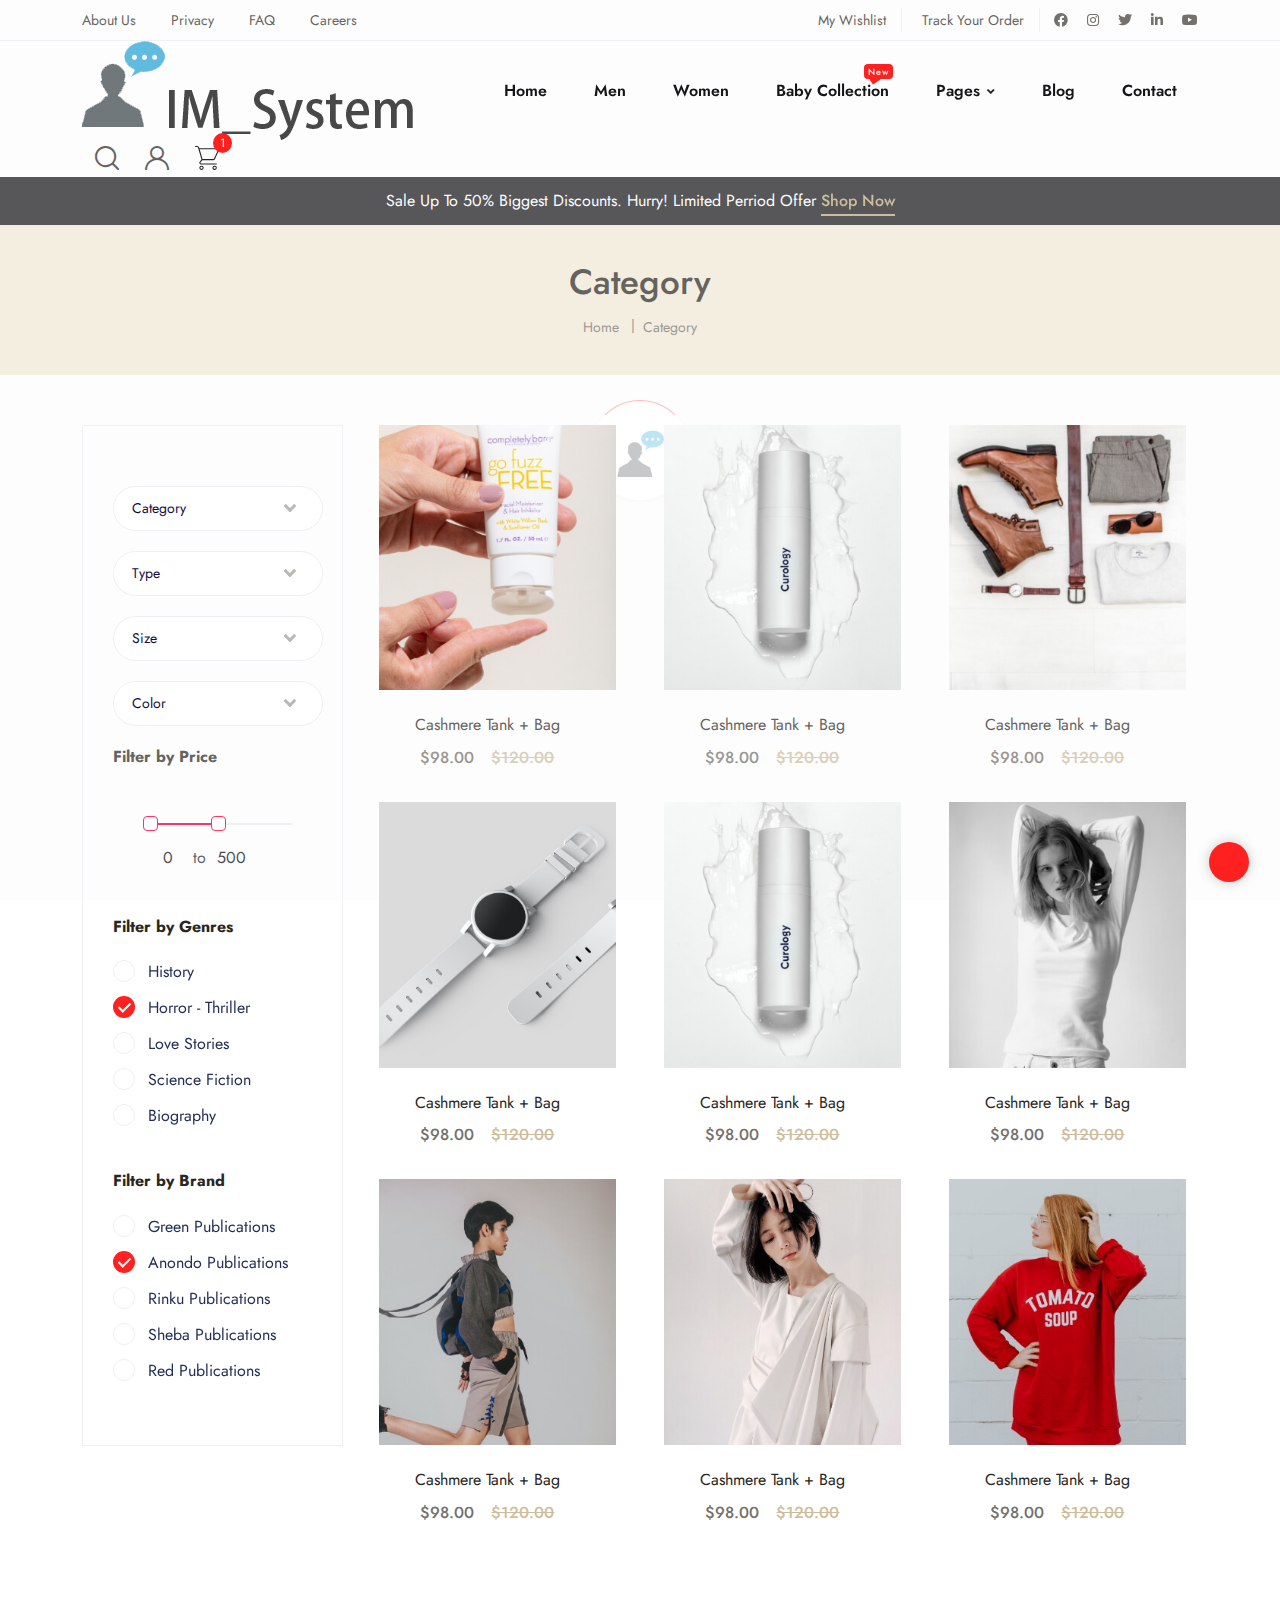
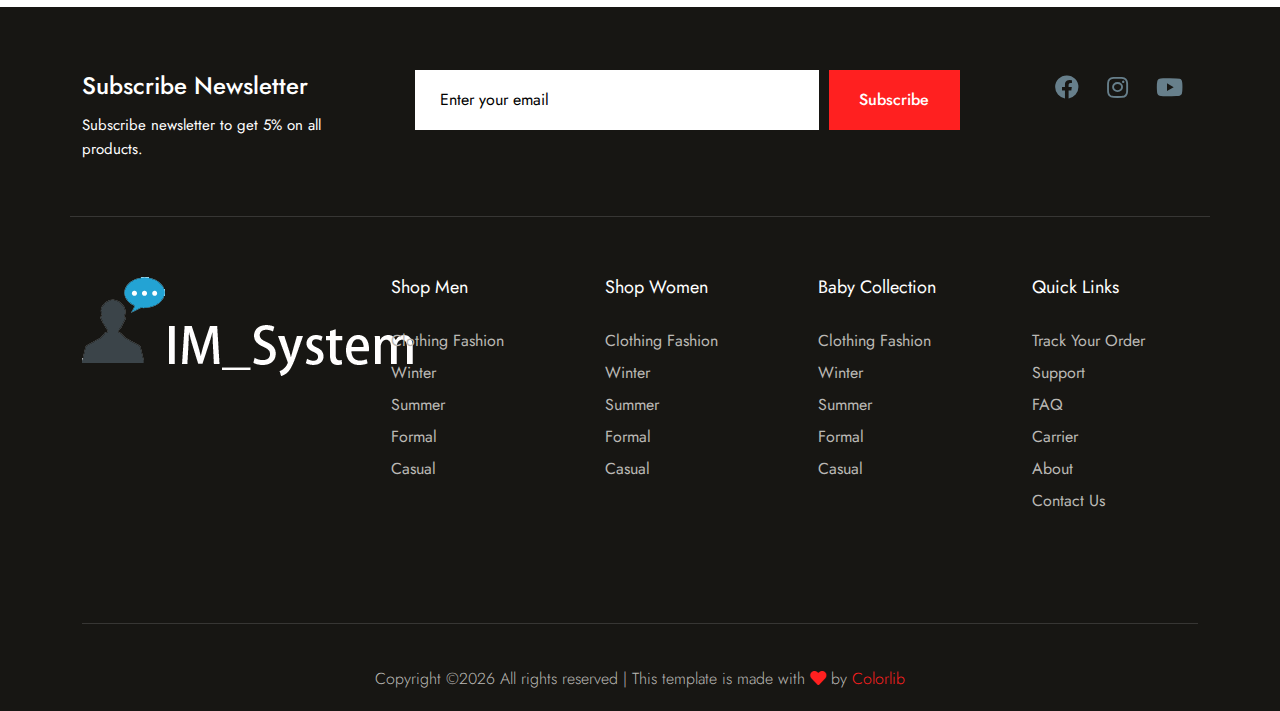
<file: html/categories.html>
<!doctype html>
<html class="no-js" lang="zxx">
<head>
    <meta charset="utf-8">
    <meta http-equiv="x-ua-compatible" content="ie=edge">
    <title>Shop | eCommers</title>
    <meta name="description" content="">
    <meta name="viewport" content="width=device-width, initial-scale=1">
    <link rel="shortcut icon" type="image/x-icon" href="assets/img/icon/favicon.png">

    <!-- CSS here -->
    <link rel="stylesheet" href="assets/css/bootstrap.min.css">
    <link rel="stylesheet" href="assets/css/owl.carousel.min.css">
    <link rel="stylesheet" href="assets/css/slicknav.css">
    <link rel="stylesheet" href="assets/css/flaticon.css">
    <link rel="stylesheet" href="assets/css/animate.min.css">
    <link rel="stylesheet" href="assets/css/price_rangs.css">
    <link rel="stylesheet" href="assets/css/magnific-popup.css">
    <link rel="stylesheet" href="assets/css/fontawesome-all.min.css">
    <link rel="stylesheet" href="assets/css/themify-icons.css">
    <link rel="stylesheet" href="assets/css/slick.css">
    <link rel="stylesheet" href="assets/css/nice-select.css">
    <link rel="stylesheet" href="assets/css/style.css">
</head>
<body>
    <!--? Preloader Start -->
    <div id="preloader-active">
        <div class="preloader d-flex align-items-center justify-content-center">
            <div class="preloader-inner position-relative">
                <div class="preloader-circle"></div>
                <div class="preloader-img pere-text">
                    <img src="assets/img/icon/loder.png" alt="loder">
                </div>
            </div>
        </div>
    </div>
    <!-- Preloader Start -->
    <header>
        <div class="header-area">
            <div class="header-top d-none d-sm-block">
                <div class="container">
                    <div class="row">
                        <div class="col-xl-12">
                            <div class="d-flex justify-content-between flex-wrap align-items-center">
                                <div class="header-info-left">
                                    <ul>                             
                                        <li><a href="#">About Us</a></li>
                                        <li><a href="#">Privacy</a></li>
                                        <li><a href="#">FAQ</a></li>
                                        <li><a href="#">Careers</a></li>
                                    </ul>
                                </div>
                                <div class="header-info-right d-flex">
                                    <ul class="order-list">
                                        <li><a href="#">My Wishlist</a></li>
                                        <li><a href="#">Track Your Order</a></li>
                                    </ul>
                                    <ul class="header-social">  
                                        <li><a href="#"><i class="fab fa-facebook"></i></a></li>
                                        <li> <a href="#"><i class="fab fa-instagram"></i></a></li>
                                        <li><a href="#"><i class="fab fa-twitter"></i></a></li>
                                        <li><a href="#"><i class="fab fa-linkedin-in"></i></a></li>
                                        <li> <a href="#"><i class="fab fa-youtube"></i></a></li>
                                    </ul>
                                </div>
                            </div>
                        </div>
                    </div>
                </div>
            </div>
            <div class="header-mid header-sticky">
                <div class="container">
                    <div class="menu-wrapper">
                        <!-- Logo -->
                        <div class="logo">
                            <a href="index.html"><img src="assets/img/logo/logo.png" alt=""></a>
                        </div>
                        <!-- Main-menu -->
                        <div class="main-menu d-none d-lg-block">
                            <nav>                                                
                                <ul id="navigation">  
                                    <li><a href="index.html">Home</a></li>
                                    <li><a href="categories.html">Men</a></li>
                                    <li><a href="categories.html">Women</a></li>
                                    <li class="new"><a href="categories.html">Baby Collection</a></li>
                                    <li><a href="#">Pages  <i class="fas fa-angle-down"></i></a>
                                        <ul class="submenu">
                                            <li><a href="login.html">Login</a></li>
                                            <li><a href="cart.html">Cart</a></li>
                                            <li><a href="pro-details.html">Product Details</a></li>
                                            <li><a href="checkout.html">Product Checkout</a></li>
                                        </ul>
                                    </li>
                                    <li><a href="blog.html">Blog</a>
                                        <ul class="submenu">
                                            <li><a href="blog.html">Blog</a></li>
                                            <li><a href="elements.html">Element</a></li>
                                            <li><a href="blog-details.html">Blog Details</a></li>
                                        </ul>
                                    </li>
                                    <li><a href="contact.html">Contact</a></li>
                                </ul>
                            </nav>
                        </div>
                        <!-- Header Right -->
                        <div class="header-right">
                            <ul>
                                <li>
                                    <div class="nav-search search-switch hearer_icon">
                                        <a id="search_1" href="javascript:void(0)"> 
                                            <span class="flaticon-search"></span>
                                        </a>
                                    </div>
                                </li>
                                <li> <a href="login.html"><span class="flaticon-user"></span></a></li>
                                <li class="cart"><a href="cart.html"><span class="flaticon-shopping-cart"></span></a> </li>
                            </ul>
                        </div>

                    </div>
                    <!-- Show Search Box -->
                    <div class="search_input" id="search_input_box">
                        <form class="search-inner d-flex justify-content-between ">
                            <input type="text" class="form-control" id="search_input" placeholder="Search Here">
                            <button type="submit" class="btn"></button>
                            <span class="ti-close" id="close_search" title="Close Search"></span>
                        </form>
                    </div>
                    <!-- Mobile Menu -->
                    <div class="col-12">
                        <div class="mobile_menu d-block d-lg-none"></div>
                    </div>
                </div>
            </div>
            <div class="header-bottom text-center">
                <p>Sale Up To 50% Biggest Discounts. Hurry! Limited Perriod Offer  <a href="#" class="browse-btn">Shop Now</a></p>
            </div>
        </div>
    </header>
    <main>
        <!-- Hero area Start-->
        <div class="hero-area section-bg2">
            <div class="container">
                <div class="row">
                    <div class="col-xl-12">
                        <div class="slider-area">
                            <div class="slider-height2 slider-bg4 d-flex align-items-center justify-content-center">
                                <div class="hero-caption hero-caption2">
                                    <h2>Category</h2>
                                    <nav aria-label="breadcrumb">
                                        <ol class="breadcrumb justify-content-center">
                                            <li class="breadcrumb-item"><a href="index.html">Home</a></li>
                                            <li class="breadcrumb-item"><a href="#">Category</a></li> 
                                        </ol>
                                    </nav>
                                </div>
                            </div>
                        </div>
                    </div>
                </div> 
            </div>
        </div>
        <!--  Hero area End -->
        <!-- listing Area Start -->
        <div class="listing-area pt-50 pb-50">
            <div class="container">
                <div class="row">
                    <!--? Left content -->
                    <div class="col-xl-3 col-lg-4 col-md-4">
                        <!-- Job Category Listing start -->
                        <div class="category-listing mb-50">
                            <!-- single one -->
                            <div class="single-listing">
                                <!-- select-Categories  -->
                                <div class="select-Categories pb-30">
                                    <div class="select-job-items2 mb-30">
                                        <div class="col-xl-12">
                                            <select name="select2">
                                                <option value="">Category</option>
                                                <option value="">Category 1</option>
                                                <option value="">Category 2</option>
                                                <option value="">Category 3</option>
                                                <option value="">Category 4</option>
                                            </select>
                                        </div>
                                    </div>
                                    <div class="select-job-items2 mb-30">
                                        <div class="col-xl-12">
                                            <select name="select2">
                                                <option value="">Type</option>
                                                <option value="">Type 1</option>
                                                <option value="">Type 2</option>
                                                <option value="">Type 3</option>
                                                <option value="">Type 4</option>
                                            </select>
                                        </div>
                                    </div>
                                    <div class="select-job-items2 mb-30">
                                        <div class="col-xl-12">
                                            <select name="select2">
                                                <option value="">Size</option>
                                                <option value="">XXL</option>
                                                <option value="">XL</option>
                                                <option value="">LG</option>
                                                <option value="">M</option>
                                                <option value="">sm</option>
                                            </select>
                                        </div>
                                    </div>
                                    <div class="select-job-items2 mb-30">
                                        <div class="col-xl-12">
                                            <select name="select2">
                                                <option value="">Color</option>
                                                <option value="">Read</option>
                                                <option value="">Green</option>
                                                <option value="">Blue</option>
                                                <option value="">skyblue</option>
                                            </select>
                                        </div>
                                    </div>
                                </div>
                                <!-- select-Categories End -->
                                <!-- Range Slider Start -->
                                <aside class="left_widgets p_filter_widgets price_rangs_aside sidebar_box_shadow mb-40">
                                    <div class="small-tittle">
                                        <h4>Filter by Price</h4>
                                    </div>
                                    <div class="widgets_inner">
                                        <div class="range_item">
                                            <input type="text" class="js-range-slider" value="" />
                                            <div class="d-flex align-items-center">

                                                <div class="price_value d-flex justify-content-center">
                                                    <input type="text" class="js-input-from" id="amount" readonly />
                                                    <span>to</span>
                                                    <input type="text" class="js-input-to" id="amount" readonly />
                                                </div>
                                            </div>
                                        </div>
                                    </div>
                                </aside>
                                <!-- range end -->
                                <!-- select-Categories  -->
                                <div class="select-Categories pb-30">
                                    <div class="small-tittle mb-20">
                                        <h4>Filter by Genres</h4>
                                    </div>
                                    <label class="container">History
                                        <input type="checkbox">
                                        <span class="checkmark"></span>
                                    </label>
                                    <label class="container">Horror - Thriller
                                        <input type="checkbox" checked="checked active">
                                        <span class="checkmark"></span>
                                    </label>
                                    <label class="container">Love Stories
                                        <input type="checkbox">
                                        <span class="checkmark"></span>
                                    </label>
                                    <label class="container">Science Fiction
                                        <input type="checkbox">
                                        <span class="checkmark"></span>
                                    </label>
                                    <label class="container">Biography
                                        <input type="checkbox">
                                        <span class="checkmark"></span>
                                    </label>
                                </div>
                                <!-- select-Categories End -->
                                <!-- select-Categories start -->
                                <div class="select-Categories pb-20">
                                    <div class="small-tittle mb-20">
                                        <h4>Filter by Brand</h4>
                                    </div>
                                    <label class="container">Green Publications
                                        <input type="checkbox">
                                        <span class="checkmark"></span>
                                    </label>
                                    <label class="container">Anondo Publications
                                        <input type="checkbox" checked="checked active">
                                        <span class="checkmark"></span>
                                    </label>
                                    <label class="container">Rinku Publications
                                        <input type="checkbox">
                                        <span class="checkmark"></span>
                                    </label>
                                    <label class="container">Sheba Publications
                                        <input type="checkbox">
                                        <span class="checkmark"></span>
                                    </label>
                                    <label class="container">Red Publications
                                        <input type="checkbox">
                                        <span class="checkmark"></span>
                                    </label>
                                </div>
                                <!-- select-Categories End -->
                            </div>
                        </div>
                        <!-- Job Category Listing End -->
                    </div>
                    <!--?  Right content -->
                    <div class="col-xl-9 col-lg-8 col-md-8">
                        <div class="latest-items latest-items2">
                            <div class="row">
                                <div class="col-xl-4 col-lg-6 col-md-6 col-sm-6">
                                    <div class="properties pb-30">
                                        <div class="properties-card">
                                            <div class="properties-img">
                                                <a href="pro-details.html"><img src="assets/img/gallery/latest5.jpg" alt=""></a>
                                                <div class="socal_icon">
                                                    <a href="#"><i class="ti-shopping-cart"></i></a>
                                                    <a href="#"><i class="ti-heart"></i></a>
                                                    <a href="#"><i class="ti-zoom-in"></i></a>
                                                </div>
                                            </div>
                                            <div class="properties-caption properties-caption2">
                                                <h3><a href="pro-details.html">Cashmere Tank + Bag</a></h3>
                                                <div class="properties-footer">
                                                    <div class="price">
                                                        <span>$98.00 <span>$120.00</span></span>
                                                    </div>
                                                </div>
                                            </div>
                                        </div>
                                    </div>
                                </div>
                                <div class="col-xl-4 col-lg-6 col-md-6 col-sm-6">
                                    <div class="properties pb-30">
                                        <div class="properties-card">
                                            <div class="properties-img">
                                                <a href="pro-details.html"><img src="assets/img/gallery/latest6.jpg" alt=""></a>
                                                <div class="socal_icon">
                                                    <a href="#"><i class="ti-shopping-cart"></i></a>
                                                    <a href="#"><i class="ti-heart"></i></a>
                                                    <a href="#"><i class="ti-zoom-in"></i></a>
                                                </div>
                                            </div>
                                            <div class="properties-caption properties-caption2">
                                                <h3><a href="pro-details.html">Cashmere Tank + Bag</a></h3>
                                                <div class="properties-footer">
                                                    <div class="price">
                                                        <span>$98.00 <span>$120.00</span></span>
                                                    </div>
                                                </div>
                                            </div>
                                        </div>
                                    </div>
                                </div>
                                <div class="col-xl-4 col-lg-6 col-md-6 col-sm-6">
                                    <div class="properties pb-30">
                                        <div class="properties-card">
                                            <div class="properties-img">
                                                <a href="pro-details.html"><img src="assets/img/gallery/latest7.jpg" alt=""></a>
                                                <div class="socal_icon">
                                                    <a href="#"><i class="ti-shopping-cart"></i></a>
                                                    <a href="#"><i class="ti-heart"></i></a>
                                                    <a href="#"><i class="ti-zoom-in"></i></a>
                                                </div>
                                            </div>
                                            <div class="properties-caption properties-caption2">
                                                <h3><a href="pro-details.html">Cashmere Tank + Bag</a></h3>
                                                <div class="properties-footer">
                                                    <div class="price">
                                                        <span>$98.00 <span>$120.00</span></span>
                                                    </div>
                                                </div>
                                            </div>
                                        </div>
                                    </div>
                                </div>
                                <div class="col-xl-4 col-lg-6 col-md-6 col-sm-6">
                                    <div class="properties pb-30">
                                        <div class="properties-card">
                                            <div class="properties-img">
                                                <a href="pro-details.html"><img src="assets/img/gallery/latest8.jpg" alt=""></a>
                                                <div class="socal_icon">
                                                    <a href="#"><i class="ti-shopping-cart"></i></a>
                                                    <a href="#"><i class="ti-heart"></i></a>
                                                    <a href="#"><i class="ti-zoom-in"></i></a>
                                                </div>
                                            </div>
                                            <div class="properties-caption properties-caption2">
                                                <h3><a href="pro-details.html">Cashmere Tank + Bag</a></h3>
                                                <div class="properties-footer">
                                                    <div class="price">
                                                        <span>$98.00 <span>$120.00</span></span>
                                                    </div>
                                                </div>
                                            </div>
                                        </div>
                                    </div>
                                </div>
                                <div class="col-xl-4 col-lg-6 col-md-6 col-sm-6">
                                    <div class="properties pb-30">
                                        <div class="properties-card">
                                            <div class="properties-img">
                                                <a href="pro-details.html"><img src="assets/img/gallery/latest6.jpg" alt=""></a>
                                                <div class="socal_icon">
                                                    <a href="#"><i class="ti-shopping-cart"></i></a>
                                                    <a href="#"><i class="ti-heart"></i></a>
                                                    <a href="#"><i class="ti-zoom-in"></i></a>
                                                </div>
                                            </div>
                                            <div class="properties-caption properties-caption2">
                                                <h3><a href="pro-details.html">Cashmere Tank + Bag</a></h3>
                                                <div class="properties-footer">
                                                    <div class="price">
                                                        <span>$98.00 <span>$120.00</span></span>
                                                    </div>
                                                </div>
                                            </div>
                                        </div>
                                    </div>
                                </div>
                                <div class="col-xl-4 col-lg-6 col-md-6 col-sm-6">
                                    <div class="properties pb-30">
                                        <div class="properties-card">
                                            <div class="properties-img">
                                                <a href="pro-details.html"><img src="assets/img/gallery/latest1.jpg" alt=""></a>
                                                <div class="socal_icon">
                                                    <a href="#"><i class="ti-shopping-cart"></i></a>
                                                    <a href="#"><i class="ti-heart"></i></a>
                                                    <a href="#"><i class="ti-zoom-in"></i></a>
                                                </div>
                                            </div>
                                            <div class="properties-caption properties-caption2">
                                                <h3><a href="pro-details.html">Cashmere Tank + Bag</a></h3>
                                                <div class="properties-footer">
                                                    <div class="price">
                                                        <span>$98.00 <span>$120.00</span></span>
                                                    </div>
                                                </div>
                                            </div>
                                        </div>
                                    </div>
                                </div>
                                <div class="col-xl-4 col-lg-6 col-md-6 col-sm-6">
                                    <div class="properties pb-30">
                                        <div class="properties-card">
                                            <div class="properties-img">
                                                <a href="pro-details.html"><img src="assets/img/gallery/latest2.jpg" alt=""></a>
                                                <div class="socal_icon">
                                                    <a href="#"><i class="ti-shopping-cart"></i></a>
                                                    <a href="#"><i class="ti-heart"></i></a>
                                                    <a href="#"><i class="ti-zoom-in"></i></a>
                                                </div>
                                            </div>
                                            <div class="properties-caption properties-caption2">
                                                <h3><a href="pro-details.html">Cashmere Tank + Bag</a></h3>
                                                <div class="properties-footer">
                                                    <div class="price">
                                                        <span>$98.00 <span>$120.00</span></span>
                                                    </div>
                                                </div>
                                            </div>
                                        </div>
                                    </div>
                                </div>
                                <div class="col-xl-4 col-lg-6 col-md-6 col-sm-6">
                                    <div class="properties pb-30">
                                        <div class="properties-card">
                                            <div class="properties-img">
                                                <a href="pro-details.html"><img src="assets/img/gallery/latest3.jpg" alt=""></a>
                                                <div class="socal_icon">
                                                    <a href="#"><i class="ti-shopping-cart"></i></a>
                                                    <a href="#"><i class="ti-heart"></i></a>
                                                    <a href="#"><i class="ti-zoom-in"></i></a>
                                                </div>
                                            </div>
                                            <div class="properties-caption properties-caption2">
                                                <h3><a href="pro-details.html">Cashmere Tank + Bag</a></h3>
                                                <div class="properties-footer">
                                                    <div class="price">
                                                        <span>$98.00 <span>$120.00</span></span>
                                                    </div>
                                                </div>
                                            </div>
                                        </div>
                                    </div>
                                </div>
                                <div class="col-xl-4 col-lg-6 col-md-6 col-sm-6">
                                    <div class="properties pb-30">
                                        <div class="properties-card">
                                            <div class="properties-img">
                                                <a href="pro-details.html"><img src="assets/img/gallery/latest4.jpg" alt=""></a>
                                                <div class="socal_icon">
                                                    <a href="#"><i class="ti-shopping-cart"></i></a>
                                                    <a href="#"><i class="ti-heart"></i></a>
                                                    <a href="#"><i class="ti-zoom-in"></i></a>
                                                </div>
                                            </div>
                                            <div class="properties-caption properties-caption2">
                                                <h3><a href="pro-details.html">Cashmere Tank + Bag</a></h3>
                                                <div class="properties-footer">
                                                    <div class="price">
                                                        <span>$98.00 <span>$120.00</span></span>
                                                    </div>
                                                </div>
                                            </div>
                                        </div>
                                    </div>
                                </div>
                            </div>
                        </div>
                    </div>
                </div>
            </div>
        </div>
        <!-- listing-area Area End -->
    </main>
    <footer>
        <div class="footer-wrapper gray-bg">
            <div class="footer-area footer-padding">
               <!--? Subscribe Area Start -->
               <section class="subscribe-area">
                <div class="container">
                    <div class="row justify-content-between subscribe-padding">
                        <div class="col-xxl-3 col-xl-3 col-lg-4">
                            <div class="subscribe-caption">
                                <h3>Subscribe Newsletter</h3>
                                <p>Subscribe newsletter to get 5% on all products.</p>
                            </div>
                        </div>
                        <div class="col-xxl-5 col-xl-6 col-lg-7 col-md-9">
                            <div class="subscribe-caption">
                                <form action="#">
                                    <input type="text" placeholder="Enter your email">
                                    <button class="subscribe-btn">Subscribe</button>
                                </form>
                            </div>
                        </div>
                        <div class="col-xxl-2 col-xl-2 col-lg-4">
                            <!-- social -->
                            <div class="footer-social">
                                <a href="https://bit.ly/sai4ull"><i class="fab fa-facebook"></i></a>
                                <a href="#"><i class="fab fa-instagram"></i></a>
                                <a href="#"><i class="fab fa-youtube"></i></a>
                            </div>
                        </div>
                    </div>
                </div>
            </section>
            <!-- Subscribe Area End -->
            <div class="container">
                <div class="row justify-content-between">
                    <div class="col-xl-3 col-lg-3 col-md-6 col-sm-8">
                        <div class="single-footer-caption mb-50">
                            <div class="single-footer-caption mb-20">
                                <!-- logo -->
                                <div class="footer-logo mb-35">
                                    <a href="index.html"><img src="assets/img/logo/logo2_footer.png" alt=""></a>
                                </div>
                            </div>
                        </div>
                    </div>
                    <div class="col-xl-2 col-lg-2 col-md-4 col-sm-6">
                        <div class="single-footer-caption mb-50">
                            <div class="footer-tittle">
                                <h4>Shop Men</h4>
                                <ul>
                                    <li><a href="#">Clothing Fashion</a></li>
                                    <li><a href="#">Winter</a></li>
                                    <li><a href="#">Summer</a></li>
                                    <li><a href="#">Formal</a></li>
                                    <li><a href="#">Casual</a></li>
                                </ul>
                            </div>
                        </div>
                    </div>
                    <div class="col-xl-2 col-lg-2 col-md-4 col-sm-6">
                        <div class="single-footer-caption mb-50">
                            <div class="footer-tittle">
                                <h4>Shop Women</h4>
                                <ul>
                                    <li><a href="#">Clothing Fashion</a></li>
                                    <li><a href="#">Winter</a></li>
                                    <li><a href="#">Summer</a></li>
                                    <li><a href="#">Formal</a></li>
                                    <li><a href="#">Casual</a></li>
                                </ul>
                            </div>
                        </div>
                    </div>
                    <div class="col-xl-2 col-lg-2 col-md-4 col-sm-6">
                        <div class="single-footer-caption mb-50">
                            <div class="footer-tittle">
                                <h4>Baby Collection</h4>
                                <ul>
                                    <li><a href="#">Clothing Fashion</a></li>
                                    <li><a href="#">Winter</a></li>
                                    <li><a href="#">Summer</a></li>
                                    <li><a href="#">Formal</a></li>
                                    <li><a href="#">Casual</a></li>
                                </ul>
                            </div>
                        </div>
                    </div>
                    <div class="col-xl-2 col-lg-2 col-md-4 col-sm-6">
                        <div class="single-footer-caption mb-50">
                            <div class="footer-tittle">
                                <h4>Quick Links</h4>
                                <ul>
                                    <li><a href="#">Track Your Order</a></li>
                                    <li><a href="#">Support</a></li>
                                    <li><a href="#">FAQ</a></li>
                                    <li><a href="#">Carrier</a></li>
                                    <li><a href="#">About</a></li>
                                    <li><a href="#">Contact Us</a></li>
                                </ul>
                            </div>
                        </div>
                    </div>
                    
                </div>
            </div>
        </div>
        <!-- footer-bottom area -->
        <div class="footer-bottom-area">
            <div class="container">
                <div class="footer-border">
                    <div class="row">
                        <div class="col-xl-12 ">
                            <div class="footer-copy-right text-center">
                                <p>Copyright &copy;<script>document.write(new Date().getFullYear());</script> All rights reserved | This template is made with <i class="fa fa-heart color-danger" aria-hidden="true"></i> by <a href="https://colorlib.com" target="_blank" rel="nofollow noopener">Colorlib</a></p>
                            </div>
                        </div>
                    </div>
                </div>
            </div>
        </div>
    </div>
</footer>
<!-- Scroll Up -->
<div id="back-top" >
    <a class="wrapper" title="Go to Top" href="#">
        <div class="arrows-container">
            <div class="arrow arrow-one">
            </div>
            <div class="arrow arrow-two">
            </div>
        </div>
    </a>
</div>

<!-- JS here -->
<!-- Jquery, Popper, Bootstrap -->
<script src="./assets/js/vendor/modernizr-3.5.0.min.js"></script>
<script src="./assets/js/vendor/jquery-1.12.4.min.js"></script>
<script src="./assets/js/popper.min.js"></script>
<script src="./assets/js/bootstrap.min.js"></script>

<!-- Slick-slider , Owl-Carousel ,slick-nav -->
<script src="./assets/js/owl.carousel.min.js"></script>
<script src="./assets/js/slick.min.js"></script>
<script src="./assets/js/jquery.slicknav.min.js"></script>

<!--wow , counter , waypoint, Nice-select -->
<script src="./assets/js/wow.min.js"></script>
<script src="./assets/js/jquery.magnific-popup.js"></script>
<script src="./assets/js/jquery.nice-select.min.js"></script>
<script src="./assets/js/jquery.counterup.min.js"></script>
<script src="./assets/js/waypoints.min.js"></script>
<script src="./assets/js/price_rangs.js"></script>

<!-- contact js -->
<script src="./assets/js/contact.js"></script>
<script src="./assets/js/jquery.form.js"></script>
<script src="./assets/js/jquery.validate.min.js"></script>
<script src="./assets/js/mail-script.js"></script>
<script src="./assets/js/jquery.ajaxchimp.min.js"></script>

<!--  Plugins, main-Jquery -->	
<script src="./assets/js/plugins.js"></script>
<script src="./assets/js/main.js"></script>
</body>
</html>
</file>
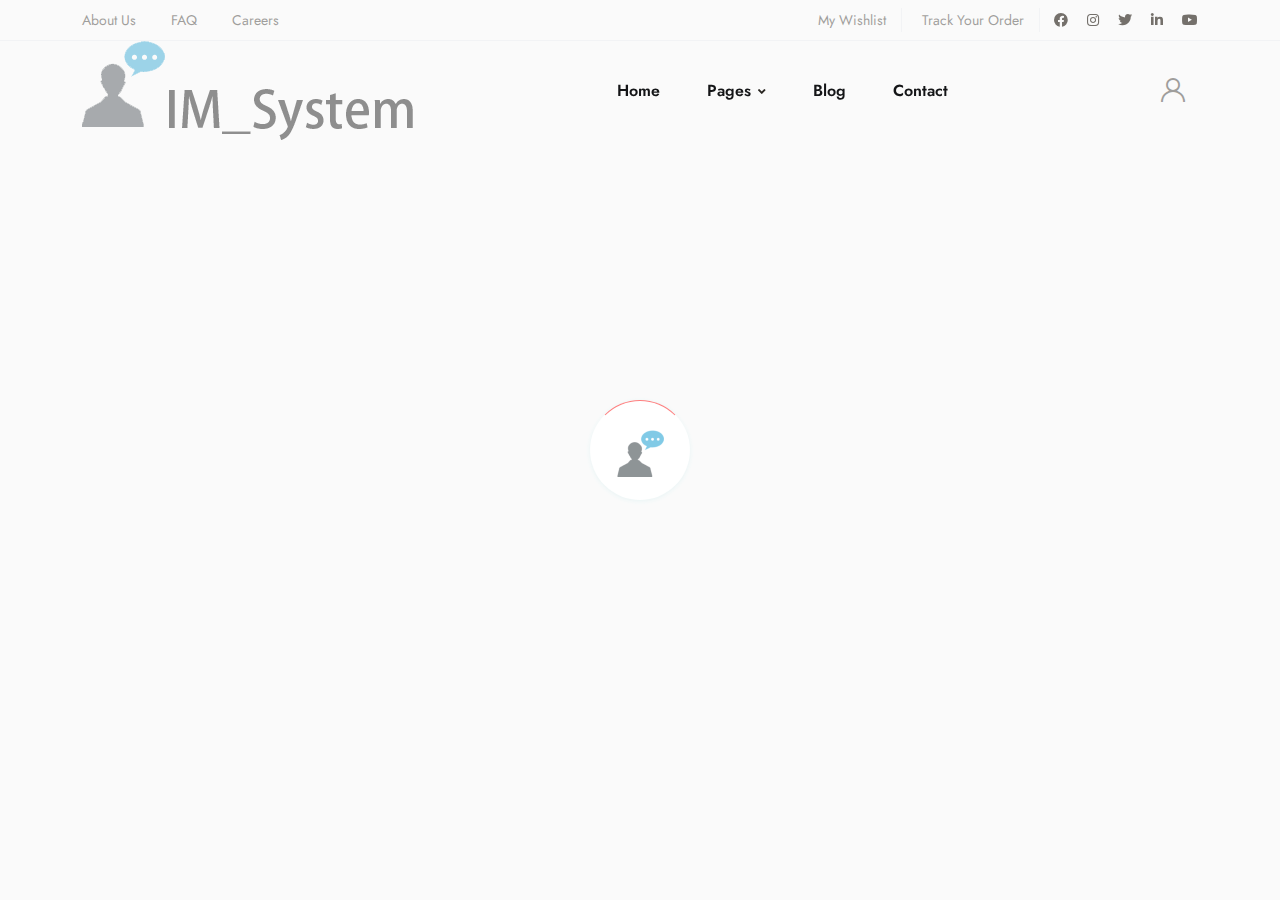
<file: html/chatting.html>
<!doctype html>
<html class="no-js" lang="zxx">
<head>
    <meta charset="utf-8">
    <meta http-equiv="x-ua-compatible" content="ie=edge">
    <title>IM_System</title>
    <meta name="description" content="">
    <meta name="viewport" content="width=device-width, initial-scale=1">
    <link rel="shortcut icon" type="image/x-icon" href="assets/img/icon/favicon.png">

    <!-- CSS here -->
    <link rel="stylesheet" href="assets/css/bootstrap.min.css">
    <link rel="stylesheet" href="assets/css/owl.carousel.min.css">
    <link rel="stylesheet" href="assets/css/slicknav.css">
    <link rel="stylesheet" href="assets/css/flaticon.css">
    <link rel="stylesheet" href="assets/css/animate.min.css">
    <link rel="stylesheet" href="assets/css/price_rangs.css">
    <link rel="stylesheet" href="assets/css/magnific-popup.css">
    <link rel="stylesheet" href="assets/css/fontawesome-all.min.css">
    <link rel="stylesheet" href="assets/css/themify-icons.css">
    <link rel="stylesheet" href="assets/css/slick.css">
    <link rel="stylesheet" href="assets/css/nice-select.css">
    <link rel="stylesheet" href="assets/css/style.css">
</head>

<body>
        <!--? Preloader Start -->
        <div id="preloader-active">
            <div class="preloader d-flex align-items-center justify-content-center">
                <div class="preloader-inner position-relative">
                    <div class="preloader-circle"></div>
                    <div class="preloader-img pere-text">
                        <img src="assets/img/icon/loder.png" alt="loder">
                    </div>
                </div>
            </div>
        </div>
        <!-- Preloader Start -->
        <header>
            <div class="header-area">
                <div class="header-top d-none d-sm-block">
                    <div class="container">
                        <div class="row">
                            <div class="col-xl-12">
                                <div class="d-flex justify-content-between flex-wrap align-items-center">
                                    <div class="header-info-left">
                                        <ul>                             
                                            <li><a href="#">About Us</a></li>
                                            
                                            <li><a href="#">FAQ</a></li>
                                            <li><a href="#">Careers</a></li>
                                        </ul>
                                    </div>
                                    <div class="header-info-right d-flex">
                                        <ul class="order-list">
                                            <li><a href="#">My Wishlist</a></li>
                                            <li><a href="#">Track Your Order</a></li>
                                        </ul>
                                        <ul class="header-social">  
                                            <li><a href="#"><i class="fab fa-facebook"></i></a></li>
                                            <li> <a href="#"><i class="fab fa-instagram"></i></a></li>
                                            <li><a href="#"><i class="fab fa-twitter"></i></a></li>
                                            <li><a href="#"><i class="fab fa-linkedin-in"></i></a></li>
                                            <li> <a href="#"><i class="fab fa-youtube"></i></a></li>
                                        </ul>
                                    </div>
                                </div>
                            </div>
                        </div>
                    </div>
                </div>
                <div class="header-mid header-sticky">
                    <div class="container">
                        <div class="menu-wrapper">
                            <!-- Logo -->
                            <div class="logo">
                                <a href="index.html"><img src="assets/img/logo/logo.png" alt=""></a>
                            </div>
                            <!-- Main-menu -->
                            <div class="main-menu d-none d-lg-block">
                                <nav>                                                
                                    <ul id="navigation">  
                                        <li><a href="index.html">Home</a></li>
                                        
                                        <li><a href="#">Pages  <i class="fas fa-angle-down"></i></a>
                                            <ul class="submenu">
                                                <li><a href="login.html">Login</a></li>
                                                <li><a href="cart.html">Cart</a></li>
                                                <li><a href="pro-details.html">Product Details</a></li>
                                                <li><a href="checkout.html">Product Checkout</a></li>
                                            </ul>
                                        </li>
                                        <li><a href="blog.html">Blog</a>
                                            <ul class="submenu">
                                                <li><a href="blog.html">Blog</a></li>
                                                <li><a href="elements.html">Element</a></li>
                                                <li><a href="blog-details.html">Blog Details</a></li>
                                            </ul>
                                        </li>
                                        <li><a href="contact.html">Contact</a></li>
                                    </ul>
                                </nav>
                            </div>
                            <!-- Header Right -->
                            <div class="header-right">
                                <ul>
                                    <!--<li>
                                        <div class="nav-search search-switch hearer_icon">
                                            <a id="search_1" href="javascript:void(0)"> 
                                                <span class="flaticon-search"></span>
                                            </a>
                                        </div>
                                    </li>-->
                                    <li> <a href="login.html"><span class="flaticon-user"></span></a></li>
                                    <!--<li class="cart"><a href="cart.html"><span class="flaticon-shopping-cart"></span></a> </li>-->
                                </ul>
                            </div>
    
                        </div>
                        <!-- Show Search Box -->
                        <div class="search_input" id="search_input_box">
                            <form class="search-inner d-flex justify-content-between ">
                                <input type="text" class="form-control" id="search_input" placeholder="Search Here">
                                <button type="submit" class="btn"></button>
                                <span class="ti-close" id="close_search" title="Close Search"></span>
                            </form>
                        </div>
                        <!-- Mobile Menu -->
                        <div class="col-12">
                            <div class="mobile_menu d-block d-lg-none"></div>
                        </div>
                    </div>
                </div>
                <!--<div class="header-bottom text-center">
                    <p>Sale Up To 50% Biggest Discounts. Hurry! Limited Perriod Offer  <a href="#" class="browse-btn">Shop Now</a></p>
                </div>-->
            </div>
        </header>
        
</body>

<!-- JS here -->
<!-- Jquery, Popper, Bootstrap -->
<script src="./assets/js/vendor/modernizr-3.5.0.min.js"></script>
<script src="./assets/js/vendor/jquery-1.12.4.min.js"></script>
<script src="./assets/js/popper.min.js"></script>
<script src="./assets/js/bootstrap.min.js"></script>

<!-- Slick-slider , Owl-Carousel ,slick-nav -->
<script src="./assets/js/owl.carousel.min.js"></script>
<script src="./assets/js/slick.min.js"></script>
<script src="./assets/js/jquery.slicknav.min.js"></script>

<!--wow , counter , waypoint, Nice-select -->
<script src="./assets/js/wow.min.js"></script>
<script src="./assets/js/jquery.magnific-popup.js"></script>
<script src="./assets/js/jquery.nice-select.min.js"></script>
<script src="./assets/js/jquery.counterup.min.js"></script>
<script src="./assets/js/waypoints.min.js"></script>
<script src="./assets/js/price_rangs.js"></script>

<!-- contact js -->
<script src="./assets/js/contact.js"></script>
<script src="./assets/js/jquery.form.js"></script>
<script src="./assets/js/jquery.validate.min.js"></script>
<script src="./assets/js/mail-script.js"></script>
<script src="./assets/js/jquery.ajaxchimp.min.js"></script>

<!--  Plugins, main-Jquery -->	
<script src="./assets/js/plugins.js"></script>
<script src="./assets/js/main.js"></script>
</body>
</html>
</file>
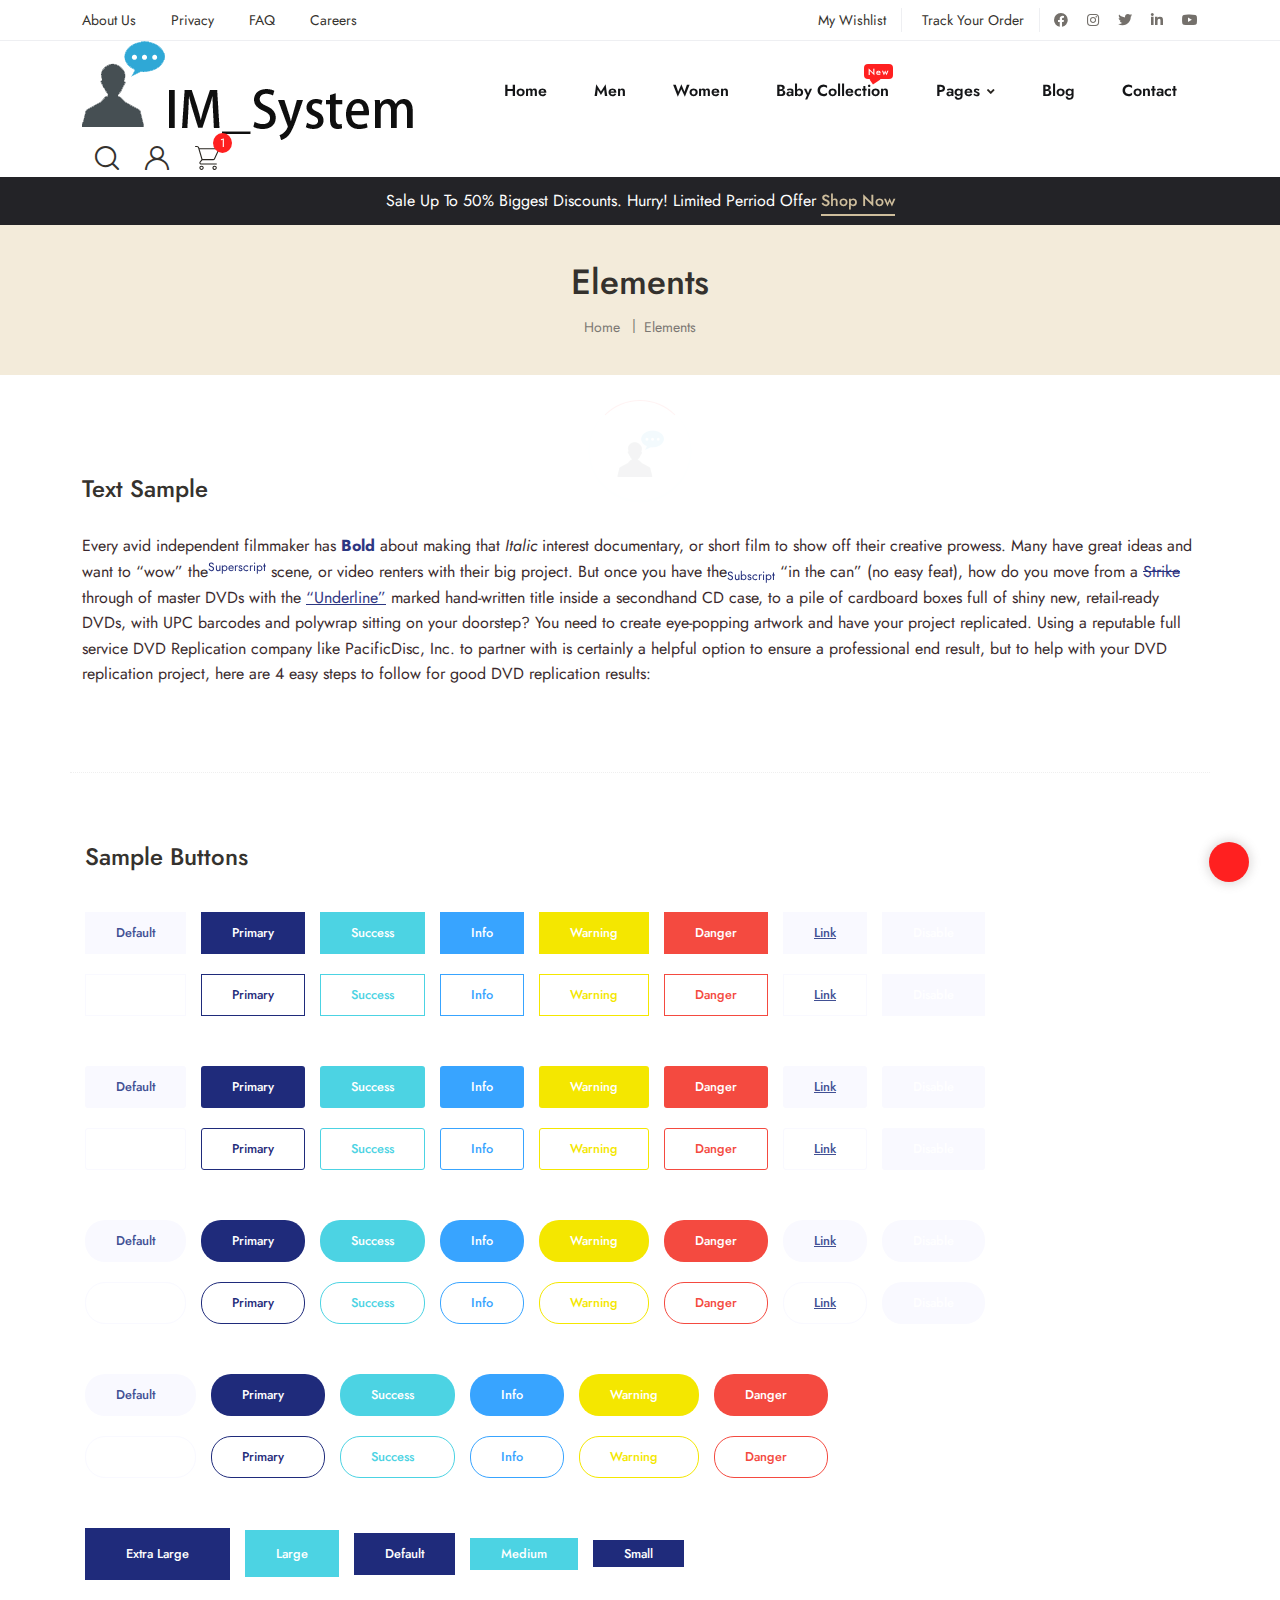
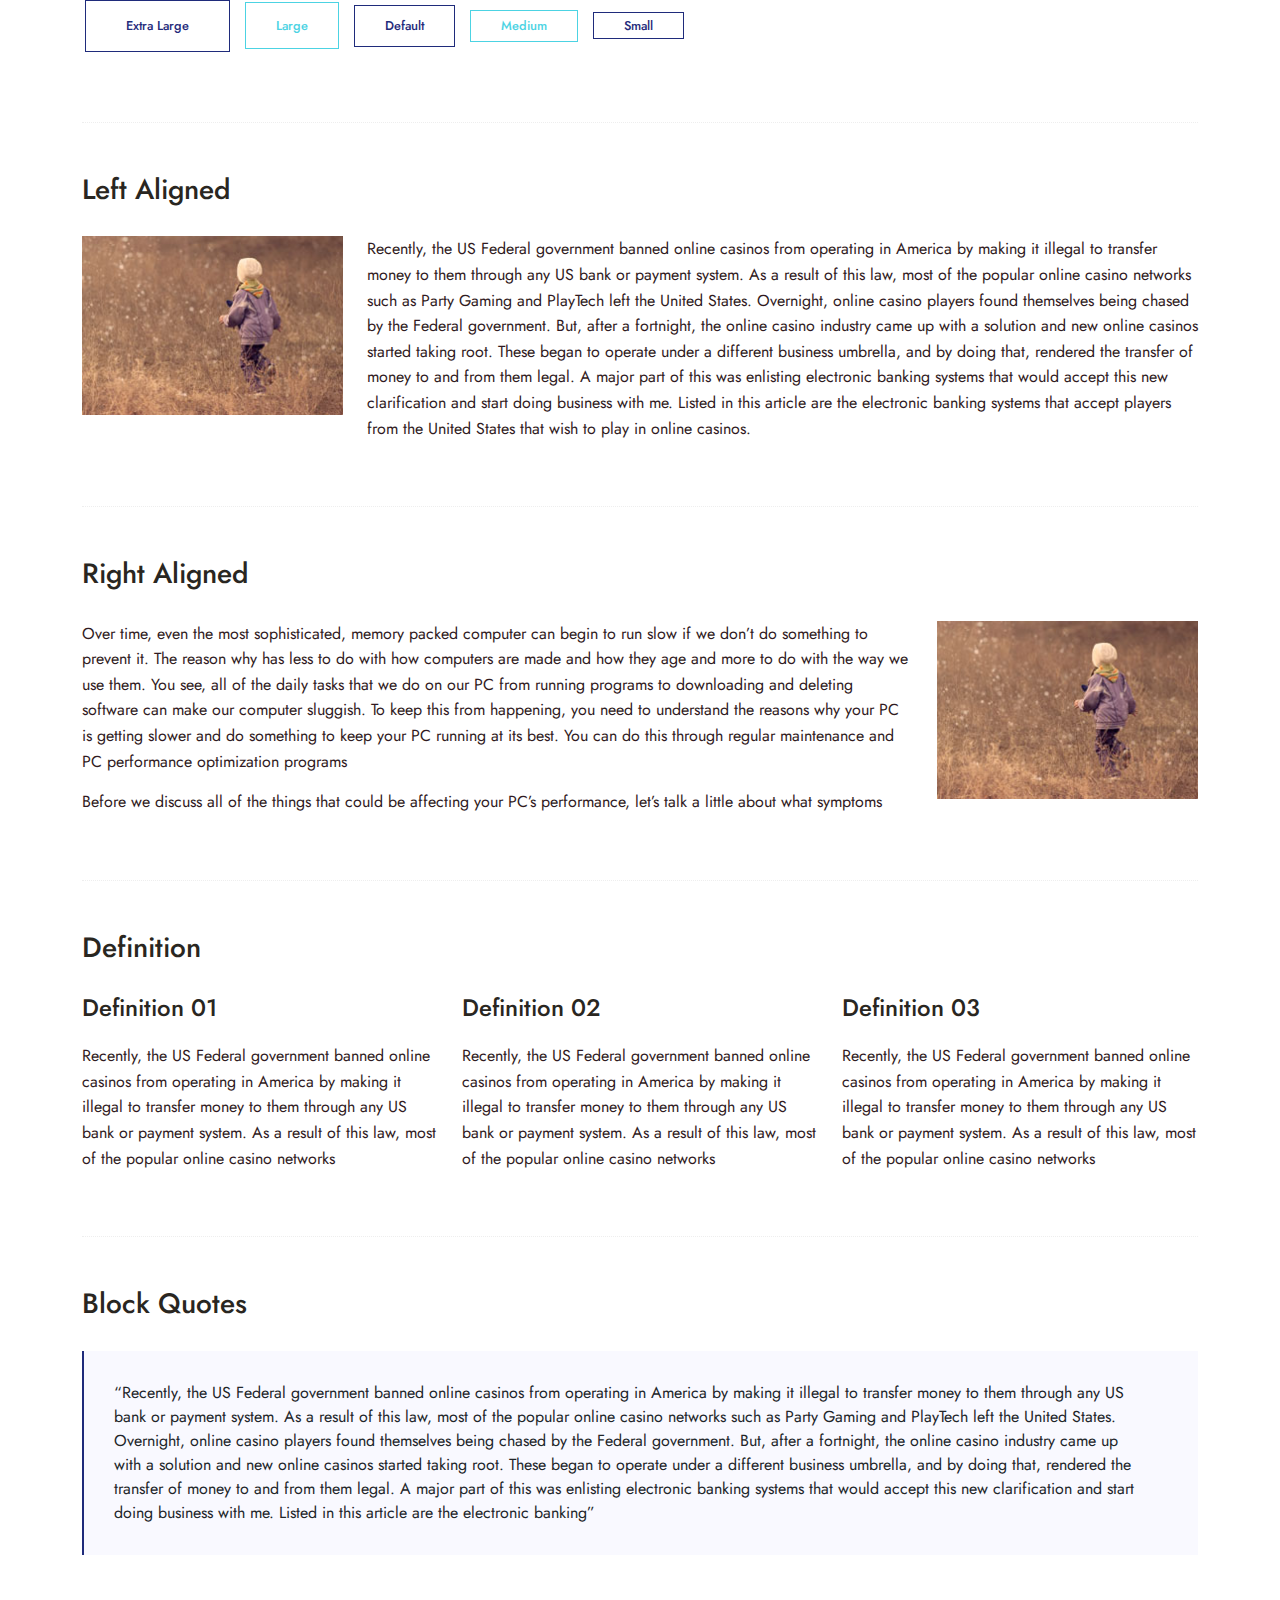
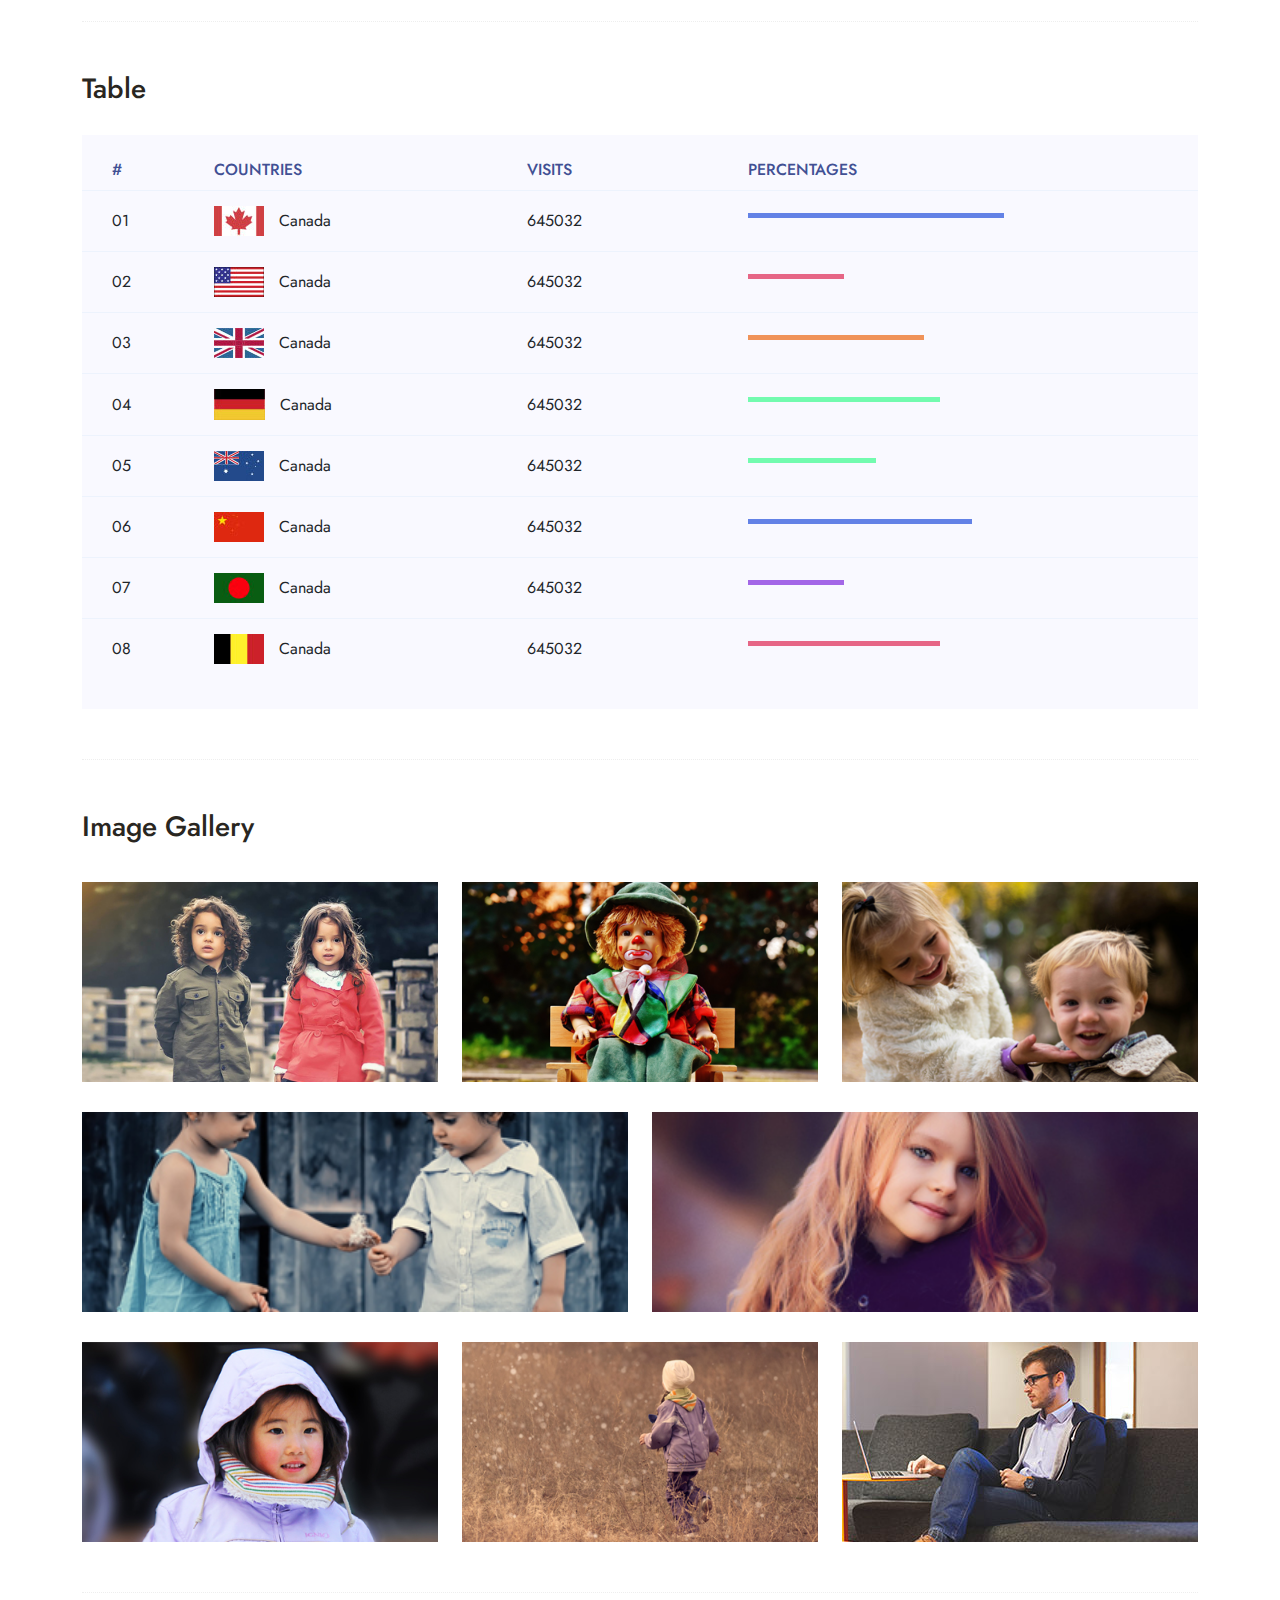
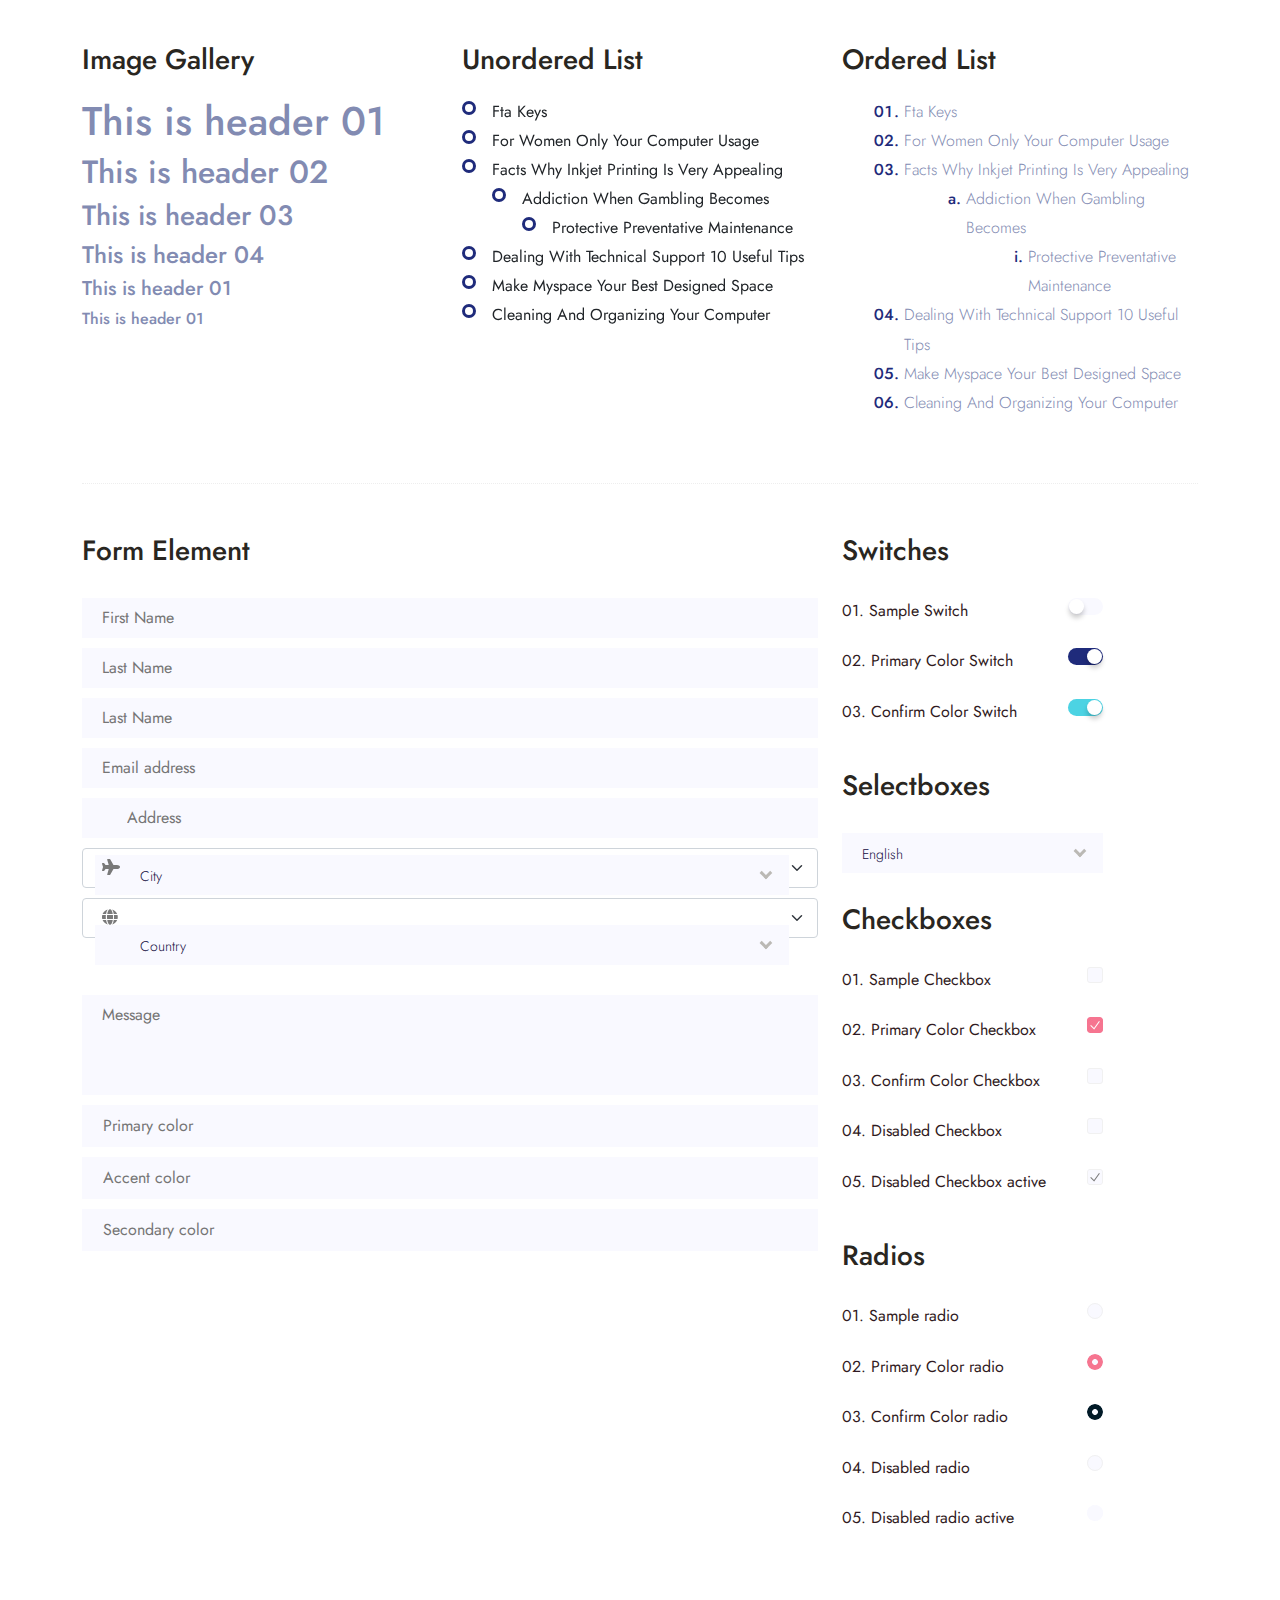
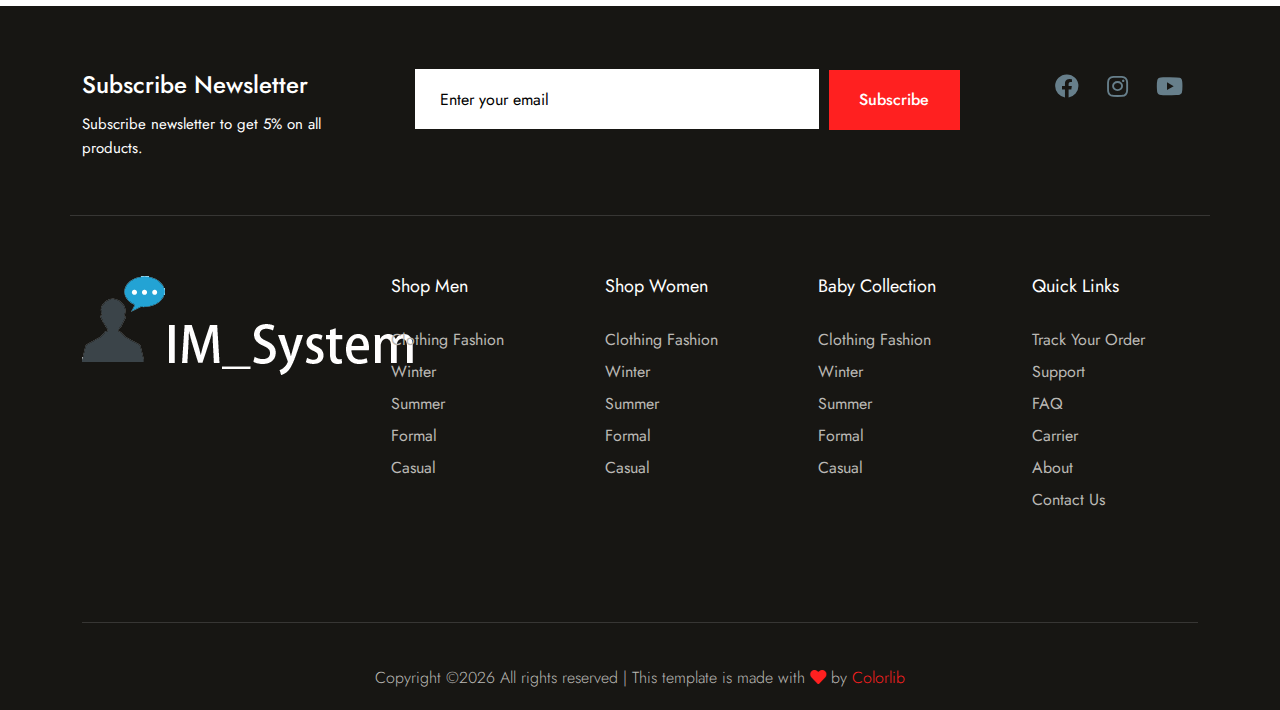
<file: html/elements.html>
<!doctype html>
<html class="no-js" lang="zxx">
<head>
	<meta charset="utf-8">
	<meta http-equiv="x-ua-compatible" content="ie=edge">
	<title>Shop | eCommers</title>
	<meta name="description" content="">
	<meta name="viewport" content="width=device-width, initial-scale=1">
	<link rel="shortcut icon" type="image/x-icon" href="assets/img/icon/favicon.png">

	<!-- CSS here -->
	<link rel="stylesheet" href="assets/css/bootstrap.min.css">
	<link rel="stylesheet" href="assets/css/owl.carousel.min.css">
	<link rel="stylesheet" href="assets/css/slicknav.css">
	<link rel="stylesheet" href="assets/css/flaticon.css">
	<link rel="stylesheet" href="assets/css/animate.min.css">
	<link rel="stylesheet" href="assets/css/price_rangs.css">
	<link rel="stylesheet" href="assets/css/magnific-popup.css">
	<link rel="stylesheet" href="assets/css/fontawesome-all.min.css">
	<link rel="stylesheet" href="assets/css/themify-icons.css">
	<link rel="stylesheet" href="assets/css/slick.css">
	<link rel="stylesheet" href="assets/css/nice-select.css">
	<link rel="stylesheet" href="assets/css/style.css">
</head>
<body>
	<!--? Preloader Start -->
	<div id="preloader-active">
		<div class="preloader d-flex align-items-center justify-content-center">
			<div class="preloader-inner position-relative">
				<div class="preloader-circle"></div>
				<div class="preloader-img pere-text">
					<img src="assets/img/icon/loder.png" alt="loder">
				</div>
			</div>
		</div>
	</div>
	<!-- Preloader Start -->
	<header>
		<div class="header-area">
			<div class="header-top d-none d-sm-block">
				<div class="container">
					<div class="row">
						<div class="col-xl-12">
							<div class="d-flex justify-content-between flex-wrap align-items-center">
								<div class="header-info-left">
									<ul>                             
										<li><a href="#">About Us</a></li>
										<li><a href="#">Privacy</a></li>
										<li><a href="#">FAQ</a></li>
										<li><a href="#">Careers</a></li>
									</ul>
								</div>
								<div class="header-info-right d-flex">
									<ul class="order-list">
										<li><a href="#">My Wishlist</a></li>
										<li><a href="#">Track Your Order</a></li>
									</ul>
									<ul class="header-social">  
										<li><a href="#"><i class="fab fa-facebook"></i></a></li>
										<li> <a href="#"><i class="fab fa-instagram"></i></a></li>
										<li><a href="#"><i class="fab fa-twitter"></i></a></li>
										<li><a href="#"><i class="fab fa-linkedin-in"></i></a></li>
										<li> <a href="#"><i class="fab fa-youtube"></i></a></li>
									</ul>
								</div>
							</div>
						</div>
					</div>
				</div>
			</div>
			<div class="header-mid header-sticky">
				<div class="container">
					<div class="menu-wrapper">
						<!-- Logo -->
						<div class="logo">
							<a href="index.html"><img src="assets/img/logo/logo.png" alt=""></a>
						</div>
						<!-- Main-menu -->
						<div class="main-menu d-none d-lg-block">
							<nav>                                                
								<ul id="navigation">  
									<li><a href="index.html">Home</a></li>
									<li><a href="categories.html">Men</a></li>
									<li><a href="categories.html">Women</a></li>
									<li class="new"><a href="categories.html">Baby Collection</a></li>
									<li><a href="#">Pages  <i class="fas fa-angle-down"></i></a>
										<ul class="submenu">
											<li><a href="login.html">Login</a></li>
											<li><a href="cart.html">Cart</a></li>
											<li><a href="pro-details.html">Product Details</a></li>
											<li><a href="checkout.html">Product Checkout</a></li>
										</ul>
									</li>
									<li><a href="blog.html">Blog</a>
										<ul class="submenu">
											<li><a href="blog.html">Blog</a></li>
											<li><a href="elements.html">Element</a></li>
											<li><a href="blog-details.html">Blog Details</a></li>
										</ul>
									</li>
									<li><a href="contact.html">Contact</a></li>
								</ul>
							</nav>
						</div>
						<!-- Header Right -->
						<div class="header-right">
							<ul>
								<li>
									<div class="nav-search search-switch hearer_icon">
										<a id="search_1" href="javascript:void(0)"> 
											<span class="flaticon-search"></span>
										</a>
									</div>
								</li>
								<li> <a href="login.html"><span class="flaticon-user"></span></a></li>
								<li class="cart"><a href="cart.html"><span class="flaticon-shopping-cart"></span></a> </li>
							</ul>
						</div>

					</div>
					<!-- Show Search Box -->
					<div class="search_input" id="search_input_box">
						<form class="search-inner d-flex justify-content-between ">
							<input type="text" class="form-control" id="search_input" placeholder="Search Here">
							<button type="submit" class="btn"></button>
							<span class="ti-close" id="close_search" title="Close Search"></span>
						</form>
					</div>
					<!-- Mobile Menu -->
					<div class="col-12">
						<div class="mobile_menu d-block d-lg-none"></div>
					</div>
				</div>
			</div>
			<div class="header-bottom text-center">
				<p>Sale Up To 50% Biggest Discounts. Hurry! Limited Perriod Offer  <a href="#" class="browse-btn">Shop Now</a></p>
			</div>
		</div>
	</header>
	<main>
		<!-- Hero area Start-->
		<div class="hero-area section-bg2">
			<div class="container">
				<div class="row">
					<div class="col-xl-12">
						<div class="slider-area">
							<div class="slider-height2 slider-bg4 d-flex align-items-center justify-content-center">
								<div class="hero-caption hero-caption2">
									<h2>Elements</h2>
									<nav aria-label="breadcrumb">
										<ol class="breadcrumb justify-content-center">
											<li class="breadcrumb-item"><a href="index.html">Home</a></li>
											<li class="breadcrumb-item"><a href="#">Elements</a></li> 
										</ol>
									</nav>
								</div>
							</div>
						</div>
					</div>
				</div> 
			</div>
		</div>
		<!--  Hero area End -->
		<!--? Start Sample Area -->
		<section class="sample-text-area">
			<div class="container box_1170">
				<h3 class="text-heading">Text Sample</h3>
				<p class="sample-text">
					Every avid independent filmmaker has <b>Bold</b> about making that <i>Italic</i> interest documentary,
					or short
					film to show off their creative prowess. Many have great ideas and want to “wow”
					the<sup>Superscript</sup> scene,
					or video renters with their big project. But once you have the<sub>Subscript</sub> “in the can” (no easy
					feat), how
					do you move from a <del>Strike</del> through of master DVDs with the <u>“Underline”</u> marked
					hand-written title
					inside a secondhand CD case, to a pile of cardboard boxes full of shiny new, retail-ready DVDs, with UPC
					barcodes
					and polywrap sitting on your doorstep? You need to create eye-popping artwork and have your project
					replicated.
					Using a reputable full service DVD Replication company like PacificDisc, Inc. to partner with is
					certainly a
					helpful option to ensure a professional end result, but to help with your DVD replication project, here
					are 4 easy
					steps to follow for good DVD replication results:
					
				</p>
			</div>
		</section>
		<!-- End Sample Area -->
		<!--? Start Button -->
		<section class="button-area">
			<div class="container box_1170 border-top-generic">
				<h3 class="text-heading">Sample Buttons</h3>
				<div class="button-group-area">
					<a href="#" class="genric-btn default">Default</a>
					<a href="#" class="genric-btn primary">Primary</a>
					<a href="#" class="genric-btn success">Success</a>
					<a href="#" class="genric-btn info">Info</a>
					<a href="#" class="genric-btn warning">Warning</a>
					<a href="#" class="genric-btn danger">Danger</a>
					<a href="#" class="genric-btn link">Link</a>
					<a href="#" class="genric-btn disable">Disable</a>
				</div>
				<div class="button-group-area mt-10">
					<a href="#" class="genric-btn default-border">Default</a>
					<a href="#" class="genric-btn primary-border">Primary</a>
					<a href="#" class="genric-btn success-border">Success</a>
					<a href="#" class="genric-btn info-border">Info</a>
					<a href="#" class="genric-btn warning-border">Warning</a>
					<a href="#" class="genric-btn danger-border">Danger</a>
					<a href="#" class="genric-btn link-border">Link</a>
					<a href="#" class="genric-btn disable">Disable</a>
				</div>
				<div class="button-group-area mt-40">
					<a href="#" class="genric-btn default radius">Default</a>
					<a href="#" class="genric-btn primary radius">Primary</a>
					<a href="#" class="genric-btn success radius">Success</a>
					<a href="#" class="genric-btn info radius">Info</a>
					<a href="#" class="genric-btn warning radius">Warning</a>
					<a href="#" class="genric-btn danger radius">Danger</a>
					<a href="#" class="genric-btn link radius">Link</a>
					<a href="#" class="genric-btn disable radius">Disable</a>
				</div>
				<div class="button-group-area mt-10">
					<a href="#" class="genric-btn default-border radius">Default</a>
					<a href="#" class="genric-btn primary-border radius">Primary</a>
					<a href="#" class="genric-btn success-border radius">Success</a>
					<a href="#" class="genric-btn info-border radius">Info</a>
					<a href="#" class="genric-btn warning-border radius">Warning</a>
					<a href="#" class="genric-btn danger-border radius">Danger</a>
					<a href="#" class="genric-btn link-border radius">Link</a>
					<a href="#" class="genric-btn disable radius">Disable</a>
				</div>
				<div class="button-group-area mt-40">
					<a href="#" class="genric-btn default circle">Default</a>
					<a href="#" class="genric-btn primary circle">Primary</a>
					<a href="#" class="genric-btn success circle">Success</a>
					<a href="#" class="genric-btn info circle">Info</a>
					<a href="#" class="genric-btn warning circle">Warning</a>
					<a href="#" class="genric-btn danger circle">Danger</a>
					<a href="#" class="genric-btn link circle">Link</a>
					<a href="#" class="genric-btn disable circle">Disable</a>
				</div>
				<div class="button-group-area mt-10">
					<a href="#" class="genric-btn default-border circle">Default</a>
					<a href="#" class="genric-btn primary-border circle">Primary</a>
					<a href="#" class="genric-btn success-border circle">Success</a>
					<a href="#" class="genric-btn info-border circle">Info</a>
					<a href="#" class="genric-btn warning-border circle">Warning</a>
					<a href="#" class="genric-btn danger-border circle">Danger</a>
					<a href="#" class="genric-btn link-border circle">Link</a>
					<a href="#" class="genric-btn disable circle">Disable</a>
				</div>
				<div class="button-group-area mt-40">
					<a href="#" class="genric-btn default circle arrow">Default<span class="lnr lnr-arrow-right"></span></a>
					<a href="#" class="genric-btn primary circle arrow">Primary<span class="lnr lnr-arrow-right"></span></a>
					<a href="#" class="genric-btn success circle arrow">Success<span class="lnr lnr-arrow-right"></span></a>
					<a href="#" class="genric-btn info circle arrow">Info<span class="lnr lnr-arrow-right"></span></a>
					<a href="#" class="genric-btn warning circle arrow">Warning<span class="lnr lnr-arrow-right"></span></a>
					<a href="#" class="genric-btn danger circle arrow">Danger<span class="lnr lnr-arrow-right"></span></a>
				</div>
				<div class="button-group-area mt-10">
					<a href="#" class="genric-btn default-border circle arrow">Default<span
						class="lnr lnr-arrow-right"></span></a>
						<a href="#" class="genric-btn primary-border circle arrow">Primary<span
							class="lnr lnr-arrow-right"></span></a>
							<a href="#" class="genric-btn success-border circle arrow">Success<span
								class="lnr lnr-arrow-right"></span></a>
								<a href="#" class="genric-btn info-border circle arrow">Info<span
									class="lnr lnr-arrow-right"></span></a>
									<a href="#" class="genric-btn warning-border circle arrow">Warning<span
										class="lnr lnr-arrow-right"></span></a>
										<a href="#" class="genric-btn danger-border circle arrow">Danger<span
											class="lnr lnr-arrow-right"></span></a>
										</div>
										<div class="button-group-area mt-40">
											<a href="#" class="genric-btn primary e-large">Extra Large</a>
											<a href="#" class="genric-btn success large">Large</a>
											<a href="#" class="genric-btn primary">Default</a>
											<a href="#" class="genric-btn success medium">Medium</a>
											<a href="#" class="genric-btn primary small">Small</a>
										</div>
										<div class="button-group-area mt-10">
											<a href="#" class="genric-btn primary-border e-large">Extra Large</a>
											<a href="#" class="genric-btn success-border large">Large</a>
											<a href="#" class="genric-btn primary-border">Default</a>
											<a href="#" class="genric-btn success-border medium">Medium</a>
											<a href="#" class="genric-btn primary-border small">Small</a>
										</div>
									</div>
								</section>
								<!-- End Button -->
								<!--? Start Align Area -->
								<div class="whole-wrap">
									<div class="container box_1170">
										<div class="section-top-border">
											<h3 class="mb-30">Left Aligned</h3>
											<div class="row">
												<div class="col-md-3">
													<img src="assets/img/elements/d.jpg" alt="" class="img-fluid">
												</div>
												<div class="col-md-9 mt-sm-20">
													<p>Recently, the US Federal government banned online casinos from operating in America by making
														it illegal to
														transfer money to them through any US bank or payment system. As a result of this law, most
														of the popular
														online casino networks such as Party Gaming and PlayTech left the United States. Overnight,
														online casino
														players found themselves being chased by the Federal government. But, after a fortnight, the
														online casino
														industry came up with a solution and new online casinos started taking root. These began to
														operate under a
														different business umbrella, and by doing that, rendered the transfer of money to and from
														them legal. A major
														part of this was enlisting electronic banking systems that would accept this new
														clarification and start doing
														business with me. Listed in this article are the electronic banking systems that accept
														players from the United
													States that wish to play in online casinos.</p>
												</div>
											</div>
										</div>
										<div class="section-top-border text-right">
											<h3 class="mb-30">Right Aligned</h3>
											<div class="row">
												<div class="col-md-9">
													<p class="text-right">Over time, even the most sophisticated, memory packed computer can begin
														to run slow if we
														don’t do something to prevent it. The reason why has less to do with how computers are made
														and how they age and
														more to do with the way we use them. You see, all of the daily tasks that we do on our PC
														from running programs
														to downloading and deleting software can make our computer sluggish. To keep this from
														happening, you need to
														understand the reasons why your PC is getting slower and do something to keep your PC
														running at its best. You
													can do this through regular maintenance and PC performance optimization programs</p>
													<p class="text-right">Before we discuss all of the things that could be affecting your PC’s
														performance, let’s
													talk a little about what symptoms</p>
												</div>
												<div class="col-md-3">
													<img src="assets/img/elements/d.jpg" alt="" class="img-fluid">
												</div>
											</div>
										</div>
										<div class="section-top-border">
											<h3 class="mb-30">Definition</h3>
											<div class="row">
												<div class="col-md-4">
													<div class="single-defination">
														<h4 class="mb-20">Definition 01</h4>
														<p>Recently, the US Federal government banned online casinos from operating in America by
															making it illegal to
															transfer money to them through any US bank or payment system. As a result of this law,
															most of the popular
														online casino networks</p>
													</div>
												</div>
												<div class="col-md-4">
													<div class="single-defination">
														<h4 class="mb-20">Definition 02</h4>
														<p>Recently, the US Federal government banned online casinos from operating in America by
															making it illegal to
															transfer money to them through any US bank or payment system. As a result of this law,
															most of the popular
														online casino networks</p>
													</div>
												</div>
												<div class="col-md-4">
													<div class="single-defination">
														<h4 class="mb-20">Definition 03</h4>
														<p>Recently, the US Federal government banned online casinos from operating in America by
															making it illegal to
															transfer money to them through any US bank or payment system. As a result of this law,
															most of the popular
														online casino networks</p>
													</div>
												</div>
											</div>
										</div>
										<div class="section-top-border">
											<h3 class="mb-30">Block Quotes</h3>
											<div class="row">
												<div class="col-lg-12">
													<blockquote class="generic-blockquote">
														“Recently, the US Federal government banned online casinos from operating in America by
														making it illegal to
														transfer money to them through any US bank or payment system. As a result of this law, most
														of the popular
														online casino networks such as Party Gaming and PlayTech left the United States. Overnight,
														online casino
														players found themselves being chased by the Federal government. But, after a fortnight, the
														online casino
														industry came up with a solution and new online casinos started taking root. These began to
														operate under a
														different business umbrella, and by doing that, rendered the transfer of money to and from
														them legal. A major
														part of this was enlisting electronic banking systems that would accept this new
														clarification and start doing
														business with me. Listed in this article are the electronic banking”
													</blockquote>
												</div>
											</div>
										</div>
										<div class="section-top-border">
											<h3 class="mb-30">Table</h3>
											<div class="progress-table-wrap">
												<div class="progress-table">
													<div class="table-head">
														<div class="serial">#</div>
														<div class="country">Countries</div>
														<div class="visit">Visits</div>
														<div class="percentage">Percentages</div>
													</div>
													<div class="table-row">
														<div class="serial">01</div>
														<div class="country"> <img src="assets/img/elements/f1.jpg" alt="flag">Canada</div>
														<div class="visit">645032</div>
														<div class="percentage">
															<div class="progress">
																<div class="progress-bar color-1" role="progressbar" style="width: 80%"
																aria-valuenow="80" aria-valuemin="0" aria-valuemax="100"></div>
															</div>
														</div>
													</div>
													<div class="table-row">
														<div class="serial">02</div>
														<div class="country"> <img src="assets/img/elements/f2.jpg" alt="flag">Canada</div>
														<div class="visit">645032</div>
														<div class="percentage">
															<div class="progress">
																<div class="progress-bar color-2" role="progressbar" style="width: 30%"
																aria-valuenow="30" aria-valuemin="0" aria-valuemax="100"></div>
															</div>
														</div>
													</div>
													<div class="table-row">
														<div class="serial">03</div>
														<div class="country"> <img src="assets/img/elements/f3.jpg" alt="flag">Canada</div>
														<div class="visit">645032</div>
														<div class="percentage">
															<div class="progress">
																<div class="progress-bar color-3" role="progressbar" style="width: 55%"
																aria-valuenow="55" aria-valuemin="0" aria-valuemax="100"></div>
															</div>
														</div>
													</div>
													<div class="table-row">
														<div class="serial">04</div>
														<div class="country"> <img src="assets/img/elements/f4.jpg" alt="flag">Canada</div>
														<div class="visit">645032</div>
														<div class="percentage">
															<div class="progress">
																<div class="progress-bar color-4" role="progressbar" style="width: 60%"
																aria-valuenow="60" aria-valuemin="0" aria-valuemax="100"></div>
															</div>
														</div>
													</div>
													<div class="table-row">
														<div class="serial">05</div>
														<div class="country"> <img src="assets/img/elements/f5.jpg" alt="flag">Canada</div>
														<div class="visit">645032</div>
														<div class="percentage">
															<div class="progress">
																<div class="progress-bar color-5" role="progressbar" style="width: 40%"
																aria-valuenow="40" aria-valuemin="0" aria-valuemax="100"></div>
															</div>
														</div>
													</div>
													<div class="table-row">
														<div class="serial">06</div>
														<div class="country"> <img src="assets/img/elements/f6.jpg" alt="flag">Canada</div>
														<div class="visit">645032</div>
														<div class="percentage">
															<div class="progress">
																<div class="progress-bar color-6" role="progressbar" style="width: 70%"
																aria-valuenow="70" aria-valuemin="0" aria-valuemax="100"></div>
															</div>
														</div>
													</div>
													<div class="table-row">
														<div class="serial">07</div>
														<div class="country"> <img src="assets/img/elements/f7.jpg" alt="flag">Canada</div>
														<div class="visit">645032</div>
														<div class="percentage">
															<div class="progress">
																<div class="progress-bar color-7" role="progressbar" style="width: 30%"
																aria-valuenow="30" aria-valuemin="0" aria-valuemax="100"></div>
															</div>
														</div>
													</div>
													<div class="table-row">
														<div class="serial">08</div>
														<div class="country"> <img src="assets/img/elements/f8.jpg" alt="flag">Canada</div>
														<div class="visit">645032</div>
														<div class="percentage">
															<div class="progress">
																<div class="progress-bar color-8" role="progressbar" style="width: 60%"
																aria-valuenow="60" aria-valuemin="0" aria-valuemax="100"></div>
															</div>
														</div>
													</div>
												</div>
											</div>
										</div>
										<div class="section-top-border">
											<h3>Image Gallery</h3>
											<div class="row gallery-item">
												<div class="col-md-4">
													<a href="assets/img/elements/g1.jpg" class="img-pop-up">
														<div class="single-gallery-image" style="background: url(assets/img/elements/g1.jpg);"></div>
													</a>
												</div>
												<div class="col-md-4">
													<a href="assets/img/elements/g2.jpg" class="img-pop-up">
														<div class="single-gallery-image" style="background: url(assets/img/elements/g2.jpg);"></div>
													</a>
												</div>
												<div class="col-md-4">
													<a href="assets/img/elements/g3.jpg" class="img-pop-up">
														<div class="single-gallery-image" style="background: url(assets/img/elements/g3.jpg);"></div>
													</a>
												</div>
												<div class="col-md-6">
													<a href="assets/img/elements/g4.jpg" class="img-pop-up">
														<div class="single-gallery-image" style="background: url(assets/img/elements/g4.jpg);"></div>
													</a>
												</div>
												<div class="col-md-6">
													<a href="assets/img/elements/g5.jpg" class="img-pop-up">
														<div class="single-gallery-image" style="background: url(assets/img/elements/g5.jpg);"></div>
													</a>
												</div>
												<div class="col-md-4">
													<a href="assets/img/elements/g6.jpg" class="img-pop-up">
														<div class="single-gallery-image" style="background: url(assets/img/elements/g6.jpg);"></div>
													</a>
												</div>
												<div class="col-md-4">
													<a href="assets/img/elements/g7.jpg" class="img-pop-up">
														<div class="single-gallery-image" style="background: url(assets/img/elements/g7.jpg);"></div>
													</a>
												</div>
												<div class="col-md-4">
													<a href="assets/img/elements/g8.jpg" class="img-pop-up">
														<div class="single-gallery-image" style="background: url(assets/img/elements/g8.jpg);"></div>
													</a>
												</div>
											</div>
										</div>
										<div class="section-top-border">
											<div class="row">
												<div class="col-md-4">
													<h3 class="mb-20">Image Gallery</h3>
													<div class="typography">
														<h1>This is header 01</h1>
														<h2>This is header 02</h2>
														<h3>This is header 03</h3>
														<h4>This is header 04</h4>
														<h5>This is header 01</h5>
														<h6>This is header 01</h6>
													</div>
												</div>
												<div class="col-md-4 mt-sm-30">
													<h3 class="mb-20">Unordered List</h3>
													<div class="">
														<ul class="unordered-list">
															<li>Fta Keys</li>
															<li>For Women Only Your Computer Usage</li>
															<li>Facts Why Inkjet Printing Is Very Appealing
																<ul>
																	<li>Addiction When Gambling Becomes
																		<ul>
																			<li>Protective Preventative Maintenance</li>
																		</ul>
																	</li>
																</ul>
															</li>
															<li>Dealing With Technical Support 10 Useful Tips</li>
															<li>Make Myspace Your Best Designed Space</li>
															<li>Cleaning And Organizing Your Computer</li>
														</ul>
													</div>
												</div>
												<div class="col-md-4 mt-sm-30">
													<h3 class="mb-20">Ordered List</h3>
													<div class="">
														<ol class="ordered-list">
															<li><span>Fta Keys</span></li>
															<li><span>For Women Only Your Computer Usage</span></li>
															<li><span>Facts Why Inkjet Printing Is Very Appealing</span>
																<ol class="ordered-list-alpha">
																	<li><span>Addiction When Gambling Becomes</span>
																		<ol class="ordered-list-roman">
																			<li><span>Protective Preventative Maintenance</span></li>
																		</ol>
																	</li>
																</ol>
															</li>
															<li><span>Dealing With Technical Support 10 Useful Tips</span></li>
															<li><span>Make Myspace Your Best Designed Space</span></li>
															<li><span>Cleaning And Organizing Your Computer</span></li>
														</ol>
													</div>
												</div>
											</div>
										</div>
										<div class="section-top-border">
											<div class="row">
												<div class="col-lg-8 col-md-8">
													<h3 class="mb-30">Form Element</h3>
													<form action="#">
														<div class="mt-10">
															<input type="text" name="first_name" placeholder="First Name"
															onfocus="this.placeholder = ''" onblur="this.placeholder = 'First Name'" required
															class="single-input">
														</div>
														<div class="mt-10">
															<input type="text" name="last_name" placeholder="Last Name"
															onfocus="this.placeholder = ''" onblur="this.placeholder = 'Last Name'" required
															class="single-input">
														</div>
														<div class="mt-10">
															<input type="text" name="last_name" placeholder="Last Name"
															onfocus="this.placeholder = ''" onblur="this.placeholder = 'Last Name'" required
															class="single-input">
														</div>
														<div class="mt-10">
															<input type="email" name="EMAIL" placeholder="Email address"
															onfocus="this.placeholder = ''" onblur="this.placeholder = 'Email address'" required
															class="single-input">
														</div>
														<div class="input-group-icon mt-10">
															<div class="icon"><i class="fa fa-thumb-tack" aria-hidden="true"></i></div>
															<input type="text" name="address" placeholder="Address" onfocus="this.placeholder = ''"
															onblur="this.placeholder = 'Address'" required class="single-input">
														</div>
														<div class="input-group-icon mt-10">
															<div class="icon"><i class="fa fa-plane" aria-hidden="true"></i></div>
															<div class="form-select" id="default-select"">
																<select>
																	<option value=" 1">City</option>
																	<option value="1">Dhaka</option>
																	<option value="1">Dilli</option>
																	<option value="1">Newyork</option>
																	<option value="1">Islamabad</option>
																</select>
															</div>
														</div>
														<div class="input-group-icon mt-10">
															<div class="icon"><i class="fa fa-globe" aria-hidden="true"></i></div>
															<div class="form-select" id="default-select"">
																<select>
																	<option value=" 1">Country</option>
																	<option value="1">Bangladesh</option>
																	<option value="1">India</option>
																	<option value="1">England</option>
																	<option value="1">Srilanka</option>
																</select>
															</div>
														</div>
														
														<div class="mt-10">
															<textarea class="single-textarea" placeholder="Message" onfocus="this.placeholder = ''"
															onblur="this.placeholder = 'Message'" required></textarea>
														</div>
														<div class="mt-10">
															<input type="text" name="first_name" placeholder="Primary color"
															onfocus="this.placeholder = ''" onblur="this.placeholder = 'Primary color'" required
															class="single-input-primary">
														</div>
														<div class="mt-10">
															<input type="text" name="first_name" placeholder="Accent color"
															onfocus="this.placeholder = ''" onblur="this.placeholder = 'Accent color'" required
															class="single-input-accent">
														</div>
														<div class="mt-10">
															<input type="text" name="first_name" placeholder="Secondary color"
															onfocus="this.placeholder = ''" onblur="this.placeholder = 'Secondary color'"
															required class="single-input-secondary">
														</div>
													</form>
												</div>
												<div class="col-lg-3 col-md-4 mt-sm-30">
													<div class="single-element-widget">
														<h3 class="mb-30">Switches</h3>
														<div class="switch-wrap d-flex justify-content-between">
															<p>01. Sample Switch</p>
															<div class="primary-switch">
																<input type="checkbox" id="default-switch">
																<label for="default-switch"></label>
															</div>
														</div>
														<div class="switch-wrap d-flex justify-content-between">
															<p>02. Primary Color Switch</p>
															<div class="primary-switch">
																<input type="checkbox" id="primary-switch" checked>
																<label for="primary-switch"></label>
															</div>
														</div>
														<div class="switch-wrap d-flex justify-content-between">
															<p>03. Confirm Color Switch</p>
															<div class="confirm-switch">
																<input type="checkbox" id="confirm-switch" checked>
																<label for="confirm-switch"></label>
															</div>
														</div>
													</div>
													<div class="single-element-widget mt-30">
														<h3 class="mb-30">Selectboxes</h3>
														<div class="default-select" id="default-select"">
															<select>
																<option value=" 1">English</option>
																<option value="1">Spanish</option>
																<option value="1">Arabic</option>
																<option value="1">Portuguise</option>
																<option value="1">Bengali</option>
															</select>
														</div>
													</div>
													<div class="single-element-widget mt-30">
														<h3 class="mb-30">Checkboxes</h3>
														<div class="switch-wrap d-flex justify-content-between">
															<p>01. Sample Checkbox</p>
															<div class="primary-checkbox">
																<input type="checkbox" id="default-checkbox">
																<label for="default-checkbox"></label>
															</div>
														</div>
														<div class="switch-wrap d-flex justify-content-between">
															<p>02. Primary Color Checkbox</p>
															<div class="primary-checkbox">
																<input type="checkbox" id="primary-checkbox" checked>
																<label for="primary-checkbox"></label>
															</div>
														</div>
														<div class="switch-wrap d-flex justify-content-between">
															<p>03. Confirm Color Checkbox</p>
															<div class="confirm-checkbox">
																<input type="checkbox" id="confirm-checkbox">
																<label for="confirm-checkbox"></label>
															</div>
														</div>
														<div class="switch-wrap d-flex justify-content-between">
															<p>04. Disabled Checkbox</p>
															<div class="disabled-checkbox">
																<input type="checkbox" id="disabled-checkbox" disabled>
																<label for="disabled-checkbox"></label>
															</div>
														</div>
														<div class="switch-wrap d-flex justify-content-between">
															<p>05. Disabled Checkbox active</p>
															<div class="disabled-checkbox">
																<input type="checkbox" id="disabled-checkbox-active" checked disabled>
																<label for="disabled-checkbox-active"></label>
															</div>
														</div>
													</div>
													<div class="single-element-widget mt-30">
														<h3 class="mb-30">Radios</h3>
														<div class="switch-wrap d-flex justify-content-between">
															<p>01. Sample radio</p>
															<div class="primary-radio">
																<input type="checkbox" id="default-radio">
																<label for="default-radio"></label>
															</div>
														</div>
														<div class="switch-wrap d-flex justify-content-between">
															<p>02. Primary Color radio</p>
															<div class="primary-radio">
																<input type="checkbox" id="primary-radio" checked>
																<label for="primary-radio"></label>
															</div>
														</div>
														<div class="switch-wrap d-flex justify-content-between">
															<p>03. Confirm Color radio</p>
															<div class="confirm-radio">
																<input type="checkbox" id="confirm-radio" checked>
																<label for="confirm-radio"></label>
															</div>
														</div>
														<div class="switch-wrap d-flex justify-content-between">
															<p>04. Disabled radio</p>
															<div class="disabled-radio">
																<input type="checkbox" id="disabled-radio" disabled>
																<label for="disabled-radio"></label>
															</div>
														</div>
														<div class="switch-wrap d-flex justify-content-between">
															<p>05. Disabled radio active</p>
															<div class="disabled-radio">
																<input type="checkbox" id="disabled-radio-active" checked disabled>
																<label for="disabled-radio-active"></label>
															</div>
														</div>
													</div>
												</div>
											</div>
										</div>
									</div>
								</div>
								<!-- End Align Area -->
							</main>
							<footer>
								<div class="footer-wrapper gray-bg">
									<div class="footer-area footer-padding">
										<!--? Subscribe Area Start -->
										<section class="subscribe-area">
											<div class="container">
												<div class="row justify-content-between subscribe-padding">
													<div class="col-xxl-3 col-xl-3 col-lg-4">
														<div class="subscribe-caption">
															<h3>Subscribe Newsletter</h3>
															<p>Subscribe newsletter to get 5% on all products.</p>
														</div>
													</div>
													<div class="col-xxl-5 col-xl-6 col-lg-7 col-md-9">
														<div class="subscribe-caption">
															<form action="#">
																<input type="text" placeholder="Enter your email">
																<button class="subscribe-btn">Subscribe</button>
															</form>
														</div>
													</div>
													<div class="col-xxl-2 col-xl-2 col-lg-4">
														<!-- social -->
														<div class="footer-social">
															<a href="https://bit.ly/sai4ull"><i class="fab fa-facebook"></i></a>
															<a href="#"><i class="fab fa-instagram"></i></a>
															<a href="#"><i class="fab fa-youtube"></i></a>
														</div>
													</div>
												</div>
											</div>
										</section>
										<!-- Subscribe Area End -->
										<div class="container">
											<div class="row justify-content-between">
												<div class="col-xl-3 col-lg-3 col-md-6 col-sm-8">
													<div class="single-footer-caption mb-50">
														<div class="single-footer-caption mb-20">
															<!-- logo -->
															<div class="footer-logo mb-35">
																<a href="index.html"><img src="assets/img/logo/logo2_footer.png" alt=""></a>
															</div>
														</div>
													</div>
												</div>
												<div class="col-xl-2 col-lg-2 col-md-4 col-sm-6">
													<div class="single-footer-caption mb-50">
														<div class="footer-tittle">
															<h4>Shop Men</h4>
															<ul>
																<li><a href="#">Clothing Fashion</a></li>
																<li><a href="#">Winter</a></li>
																<li><a href="#">Summer</a></li>
																<li><a href="#">Formal</a></li>
																<li><a href="#">Casual</a></li>
															</ul>
														</div>
													</div>
												</div>
												<div class="col-xl-2 col-lg-2 col-md-4 col-sm-6">
													<div class="single-footer-caption mb-50">
														<div class="footer-tittle">
															<h4>Shop Women</h4>
															<ul>
																<li><a href="#">Clothing Fashion</a></li>
																<li><a href="#">Winter</a></li>
																<li><a href="#">Summer</a></li>
																<li><a href="#">Formal</a></li>
																<li><a href="#">Casual</a></li>
															</ul>
														</div>
													</div>
												</div>
												<div class="col-xl-2 col-lg-2 col-md-4 col-sm-6">
													<div class="single-footer-caption mb-50">
														<div class="footer-tittle">
															<h4>Baby Collection</h4>
															<ul>
																<li><a href="#">Clothing Fashion</a></li>
																<li><a href="#">Winter</a></li>
																<li><a href="#">Summer</a></li>
																<li><a href="#">Formal</a></li>
																<li><a href="#">Casual</a></li>
															</ul>
														</div>
													</div>
												</div>
												<div class="col-xl-2 col-lg-2 col-md-4 col-sm-6">
													<div class="single-footer-caption mb-50">
														<div class="footer-tittle">
															<h4>Quick Links</h4>
															<ul>
																<li><a href="#">Track Your Order</a></li>
																<li><a href="#">Support</a></li>
																<li><a href="#">FAQ</a></li>
																<li><a href="#">Carrier</a></li>
																<li><a href="#">About</a></li>
																<li><a href="#">Contact Us</a></li>
															</ul>
														</div>
													</div>
												</div>
												
											</div>
										</div>
									</div>
									<!-- footer-bottom area -->
									<div class="footer-bottom-area">
										<div class="container">
											<div class="footer-border">
												<div class="row">
													<div class="col-xl-12 ">
														<div class="footer-copy-right text-center">
															<p>Copyright &copy;<script>document.write(new Date().getFullYear());</script> All rights reserved | This template is made with <i class="fa fa-heart color-danger" aria-hidden="true"></i> by <a href="https://colorlib.com" target="_blank" rel="nofollow noopener">Colorlib</a></p>
														</div>
													</div>
												</div>
											</div>
										</div>
									</div>
								</div>
							</footer>
							<!-- Scroll Up -->
							<div id="back-top" >
								<a class="wrapper" title="Go to Top" href="#">
									<div class="arrows-container">
										<div class="arrow arrow-one">
										</div>
										<div class="arrow arrow-two">
										</div>
									</div>
								</a>
							</div>

							<!-- JS here -->
							<!-- Jquery, Popper, Bootstrap -->
							<script src="./assets/js/vendor/modernizr-3.5.0.min.js"></script>
							<script src="./assets/js/vendor/jquery-1.12.4.min.js"></script>
							<script src="./assets/js/popper.min.js"></script>
							<script src="./assets/js/bootstrap.min.js"></script>

							<!-- Slick-slider , Owl-Carousel ,slick-nav -->
							<script src="./assets/js/owl.carousel.min.js"></script>
							<script src="./assets/js/slick.min.js"></script>
							<script src="./assets/js/jquery.slicknav.min.js"></script>

							<!--wow , counter , waypoint, Nice-select -->
							<script src="./assets/js/wow.min.js"></script>
							<script src="./assets/js/jquery.magnific-popup.js"></script>
							<script src="./assets/js/jquery.nice-select.min.js"></script>
							<script src="./assets/js/jquery.counterup.min.js"></script>
							<script src="./assets/js/waypoints.min.js"></script>
							<script src="./assets/js/price_rangs.js"></script>

							<!-- contact js -->
							<script src="./assets/js/contact.js"></script>
							<script src="./assets/js/jquery.form.js"></script>
							<script src="./assets/js/jquery.validate.min.js"></script>
							<script src="./assets/js/mail-script.js"></script>
							<script src="./assets/js/jquery.ajaxchimp.min.js"></script>

							<!--  Plugins, main-Jquery -->	
							<script src="./assets/js/plugins.js"></script>
							<script src="./assets/js/main.js"></script>
						</body>
						</html>
</file>
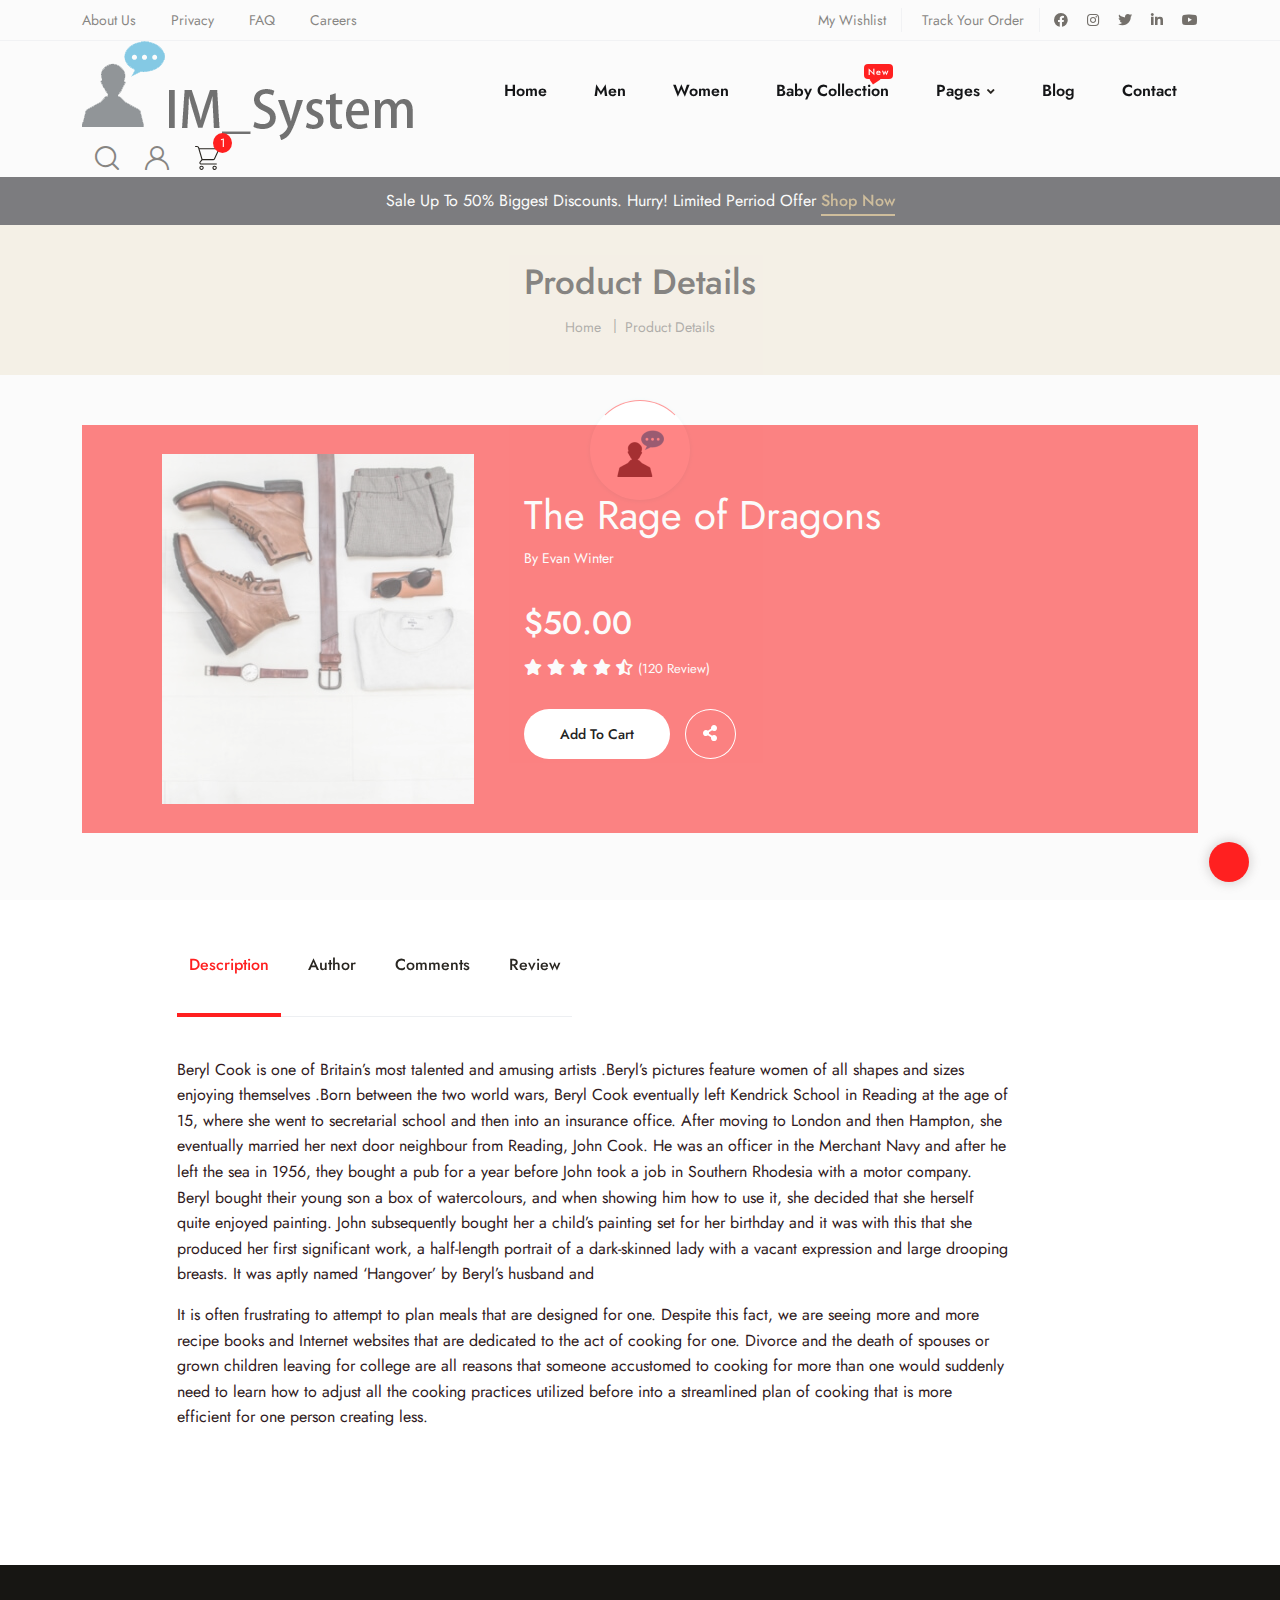
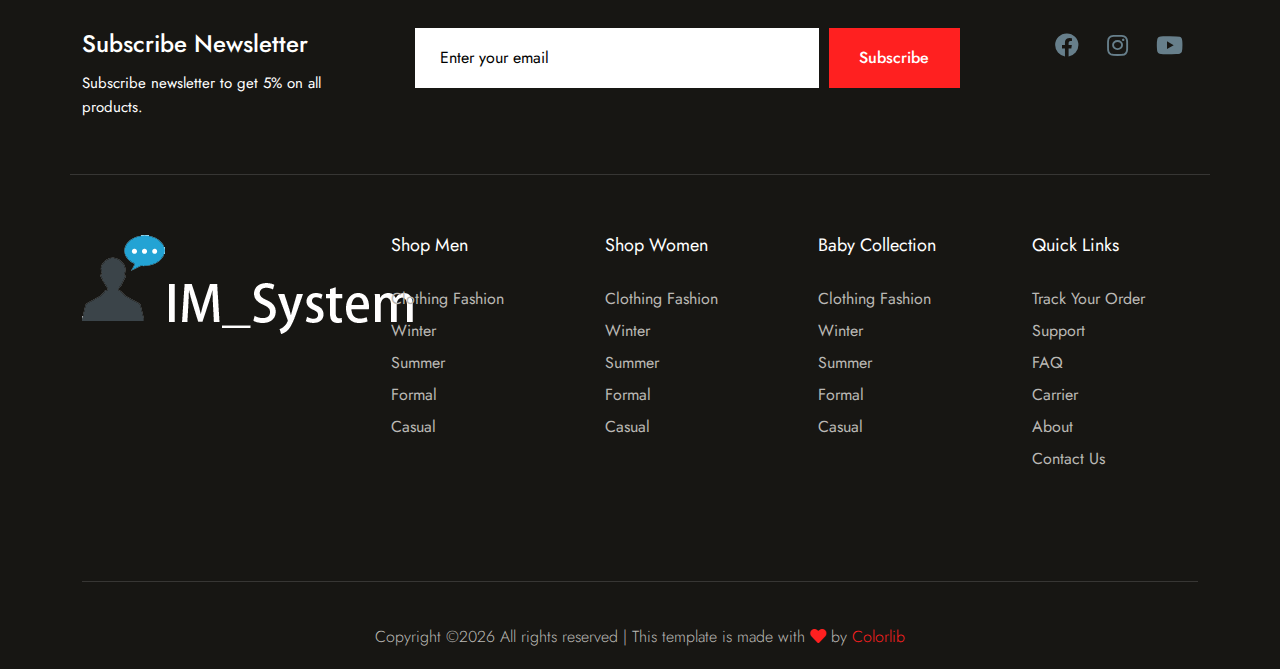
<file: html/pro-details.html>
<!doctype html>
<html class="no-js" lang="zxx">
<head>
    <meta charset="utf-8">
    <meta http-equiv="x-ua-compatible" content="ie=edge">
    <title>Shop | eCommers</title>
    <meta name="description" content="">
    <meta name="viewport" content="width=device-width, initial-scale=1">
    <link rel="shortcut icon" type="image/x-icon" href="assets/img/icon/favicon.png">

    <!-- CSS here -->
    <link rel="stylesheet" href="assets/css/bootstrap.min.css">
    <link rel="stylesheet" href="assets/css/owl.carousel.min.css">
    <link rel="stylesheet" href="assets/css/slicknav.css">
    <link rel="stylesheet" href="assets/css/flaticon.css">
    <link rel="stylesheet" href="assets/css/animate.min.css">
    <link rel="stylesheet" href="assets/css/price_rangs.css">
    <link rel="stylesheet" href="assets/css/magnific-popup.css">
    <link rel="stylesheet" href="assets/css/fontawesome-all.min.css">
    <link rel="stylesheet" href="assets/css/themify-icons.css">
    <link rel="stylesheet" href="assets/css/slick.css">
    <link rel="stylesheet" href="assets/css/nice-select.css">
    <link rel="stylesheet" href="assets/css/style.css">
</head>
<body>
    <!--? Preloader Start -->
    <div id="preloader-active">
        <div class="preloader d-flex align-items-center justify-content-center">
            <div class="preloader-inner position-relative">
                <div class="preloader-circle"></div>
                <div class="preloader-img pere-text">
                    <img src="assets/img/icon/loder.png" alt="loder">
                </div>
            </div>
        </div>
    </div>
    <!-- Preloader Start -->
    <header>
        <div class="header-area">
            <div class="header-top d-none d-sm-block">
                <div class="container">
                    <div class="row">
                        <div class="col-xl-12">
                            <div class="d-flex justify-content-between flex-wrap align-items-center">
                                <div class="header-info-left">
                                    <ul>                             
                                        <li><a href="#">About Us</a></li>
                                        <li><a href="#">Privacy</a></li>
                                        <li><a href="#">FAQ</a></li>
                                        <li><a href="#">Careers</a></li>
                                    </ul>
                                </div>
                                <div class="header-info-right d-flex">
                                    <ul class="order-list">
                                        <li><a href="#">My Wishlist</a></li>
                                        <li><a href="#">Track Your Order</a></li>
                                    </ul>
                                    <ul class="header-social">  
                                        <li><a href="#"><i class="fab fa-facebook"></i></a></li>
                                        <li> <a href="#"><i class="fab fa-instagram"></i></a></li>
                                        <li><a href="#"><i class="fab fa-twitter"></i></a></li>
                                        <li><a href="#"><i class="fab fa-linkedin-in"></i></a></li>
                                        <li> <a href="#"><i class="fab fa-youtube"></i></a></li>
                                    </ul>
                                </div>
                            </div>
                        </div>
                    </div>
                </div>
            </div>
            <div class="header-mid header-sticky">
                <div class="container">
                    <div class="menu-wrapper">
                        <!-- Logo -->
                        <div class="logo">
                            <a href="index.html"><img src="assets/img/logo/logo.png" alt=""></a>
                        </div>
                        <!-- Main-menu -->
                        <div class="main-menu d-none d-lg-block">
                            <nav>                                                
                                <ul id="navigation">  
                                    <li><a href="index.html">Home</a></li>
                                    <li><a href="categories.html">Men</a></li>
                                    <li><a href="categories.html">Women</a></li>
                                    <li class="new"><a href="categories.html">Baby Collection</a></li>
                                    <li><a href="#">Pages  <i class="fas fa-angle-down"></i></a>
                                        <ul class="submenu">
                                            <li><a href="login.html">Login</a></li>
                                            <li><a href="cart.html">Cart</a></li>
                                            <li><a href="pro-details.html">Product Details</a></li>
                                            <li><a href="checkout.html">Product Checkout</a></li>
                                        </ul>
                                    </li>
                                    <li><a href="blog.html">Blog</a>
                                        <ul class="submenu">
                                            <li><a href="blog.html">Blog</a></li>
                                            <li><a href="elements.html">Element</a></li>
                                            <li><a href="blog-details.html">Blog Details</a></li>
                                        </ul>
                                    </li>
                                    <li><a href="contact.html">Contact</a></li>
                                </ul>
                            </nav>
                        </div>
                        <!-- Header Right -->
                        <div class="header-right">
                            <ul>
                                <li>
                                    <div class="nav-search search-switch hearer_icon">
                                        <a id="search_1" href="javascript:void(0)"> 
                                            <span class="flaticon-search"></span>
                                        </a>
                                    </div>
                                </li>
                                <li> <a href="login.html"><span class="flaticon-user"></span></a></li>
                                <li class="cart"><a href="cart.html"><span class="flaticon-shopping-cart"></span></a> </li>
                            </ul>
                        </div>

                    </div>
                    <!-- Show Search Box -->
                    <div class="search_input" id="search_input_box">
                        <form class="search-inner d-flex justify-content-between ">
                            <input type="text" class="form-control" id="search_input" placeholder="Search Here">
                            <button type="submit" class="btn"></button>
                            <span class="ti-close" id="close_search" title="Close Search"></span>
                        </form>
                    </div>
                    <!-- Mobile Menu -->
                    <div class="col-12">
                        <div class="mobile_menu d-block d-lg-none"></div>
                    </div>
                </div>
            </div>
            <div class="header-bottom text-center">
                <p>Sale Up To 50% Biggest Discounts. Hurry! Limited Perriod Offer  <a href="#" class="browse-btn">Shop Now</a></p>
            </div>
        </div>
    </header>
    <main>
        <!-- Hero area Start-->
        <div class="hero-area section-bg2">
            <div class="container">
                <div class="row">
                    <div class="col-xl-12">
                        <div class="slider-area">
                            <div class="slider-height2 slider-bg4 d-flex align-items-center justify-content-center">
                                <div class="hero-caption hero-caption2">
                                    <h2>Product Details</h2>
                                    <nav aria-label="breadcrumb">
                                        <ol class="breadcrumb justify-content-center">
                                            <li class="breadcrumb-item"><a href="index.html">Home</a></li>
                                            <li class="breadcrumb-item"><a href="#">Product Details</a></li> 
                                        </ol>
                                    </nav>
                                </div>
                            </div>
                        </div>
                    </div>
                </div> 
            </div>
        </div>
        <!--  Hero area End -->
        <!--  services-area start-->
        <div class="services-area2 pt-50">
            <div class="container">
                <div class="row">
                    <div class="col-xl-12">
                        <div class="row">
                            <div class="col-xl-12">
                                <!-- Single -->
                                <div class="single-services d-flex align-items-center mb-0">
                                    <div class="features-img">
                                        <img src="assets/img/gallery/latest7.jpg" alt="">
                                    </div>
                                    <div class="features-caption">
                                        <h3>The Rage of Dragons</h3>
                                        <p>By Evan Winter</p>
                                        <div class="price">
                                            <span>$50.00</span>
                                        </div>
                                        <div class="review">
                                            <div class="rating">
                                                <i class="fas fa-star"></i>
                                                <i class="fas fa-star"></i>
                                                <i class="fas fa-star"></i>
                                                <i class="fas fa-star"></i>
                                                <i class="fas fa-star-half-alt"></i>
                                            </div>
                                            <p>(120 Review)</p>
                                        </div>
                                        <a href="#" class="white-btn mr-10">Add to Cart</a>
                                        <a href="#" class="border-btn share-btn"><i class="fas fa-share-alt"></i></a>
                                    </div>
                                </div>
                            </div>
                        </div>
                    </div>
                </div>
            </div>
        </div>
        <!-- services-area End-->
        <!--Books review Start -->
        <section class="our-client section-padding best-selling">
            <div class="container">
                <div class="row">
                    <div class="offset-xl-1 col-xl-10">
                        <div class="nav-button f-left">
                            <!--Nav Button  -->
                            <nav>
                                <div class="nav nav-tabs " id="nav-tab" role="tablist">
                                    <a class="nav-link active" id="nav-one-tab" data-bs-toggle="tab" href="#nav-one" role="tab" aria-controls="nav-one" aria-selected="true">Description</a>
                                    <a class="nav-link" id="nav-two-tab" data-bs-toggle="tab" href="#nav-two" role="tab" aria-controls="nav-two" aria-selected="false">Author</a>
                                    <a class="nav-link" id="nav-three-tab" data-bs-toggle="tab" href="#nav-three" role="tab" aria-controls="nav-three" aria-selected="false">Comments</a>
                                    <a class="nav-link" id="nav-four-tab" data-bs-toggle="tab" href="#nav-four" role="tab" aria-controls="nav-four" aria-selected="false">Review</a>
                                </div>
                            </nav>
                            <!--End Nav Button  -->
                        </div>
                    </div>
                </div>
            </div>
            <div class="container">
                <!-- Nav Card -->
                <div class="tab-content" id="nav-tabContent">
                    <div class="tab-pane fade show active" id="nav-one" role="tabpanel" aria-labelledby="nav-one-tab">
                        <!-- Tab 1 -->  
                        <div class="row">
                            <div class="offset-xl-1 col-lg-9">
                                <p>Beryl Cook is one of Britain’s most talented and amusing artists .Beryl’s pictures feature women of all shapes and sizes enjoying themselves .Born between the two world wars, Beryl Cook eventually left Kendrick School in Reading at the age of 15, where she went to secretarial school and then into an insurance office. After moving to London and then Hampton, she eventually married her next door neighbour from Reading, John Cook. He was an officer in the Merchant Navy and after he left the sea in 1956, they bought a pub for a year before John took a job in Southern Rhodesia with a motor company. Beryl bought their young son a box of watercolours, and when showing him how to use it, she decided that she herself quite enjoyed painting. John subsequently bought her a child’s painting set for her birthday and it was with this that she produced her first significant work, a half-length portrait of a dark-skinned lady with a vacant expression and large drooping breasts. It was aptly named ‘Hangover’ by Beryl’s husband and</p>

                                <p>It is often frustrating to attempt to plan meals that are designed for one. Despite this fact, we are seeing more and more recipe books and Internet websites that are dedicated to the act of cooking for one. Divorce and the death of spouses or grown children leaving for college are all reasons that someone accustomed to cooking for more than one would suddenly need to learn how to adjust all the cooking practices utilized before into a streamlined plan of cooking that is more efficient for one person creating less.</p>
                            </div>
                        </div>
                    </div>
                    <div class="tab-pane fade" id="nav-two" role="tabpanel" aria-labelledby="nav-two-tab">
                        <!-- Tab 2 -->
                        <div class="row">
                            <div class="offset-xl-1 col-lg-9">
                                <p>Beryl Cook is one of Britain’s most talented and amusing artists .Beryl’s pictures feature women of all shapes and sizes enjoying themselves .Born between the two world wars, Beryl Cook eventually left Kendrick School in Reading at the age of 15, where she went to secretarial school and then into an insurance office. After moving to London and then Hampton, she eventually married her next door neighbour from Reading, John Cook. He was an officer in the Merchant Navy and after he left the sea in 1956, they bought a pub for a year before John took a job in Southern Rhodesia with a motor company. Beryl bought their young son a box of watercolours, and when showing him how to use it, she decided that she herself quite enjoyed painting. John subsequently bought her a child’s painting set for her birthday and it was with this that she produced her first significant work, a half-length portrait of a dark-skinned lady with a vacant expression and large drooping breasts. It was aptly named ‘Hangover’ by Beryl’s husband and</p>

                                <p>It is often frustrating to attempt to plan meals that are designed for one. Despite this fact, we are seeing more and more recipe books and Internet websites that are dedicated to the act of cooking for one. Divorce and the death of spouses or grown children leaving for college are all reasons that someone accustomed to cooking for more than one would suddenly need to learn how to adjust all the cooking practices utilized before into a streamlined plan of cooking that is more efficient for one person creating less.</p>
                            </div>
                        </div>
                    </div>
                    <div class="tab-pane fade" id="nav-three" role="tabpanel" aria-labelledby="nav-three-tab">
                        <!-- Tab 3 -->
                        <div class="row">
                            <div class="offset-xl-1 col-lg-9">
                                <p>Beryl Cook is one of Britain’s most talented and amusing artists .Beryl’s pictures feature women of all shapes and sizes enjoying themselves .Born between the two world wars, Beryl Cook eventually left Kendrick School in Reading at the age of 15, where she went to secretarial school and then into an insurance office. After moving to London and then Hampton, she eventually married her next door neighbour from Reading, John Cook. He was an officer in the Merchant Navy and after he left the sea in 1956, they bought a pub for a year before John took a job in Southern Rhodesia with a motor company. Beryl bought their young son a box of watercolours, and when showing him how to use it, she decided that she herself quite enjoyed painting. John subsequently bought her a child’s painting set for her birthday and it was with this that she produced her first significant work, a half-length portrait of a dark-skinned lady with a vacant expression and large drooping breasts. It was aptly named ‘Hangover’ by Beryl’s husband and</p>

                                <p>It is often frustrating to attempt to plan meals that are designed for one. Despite this fact, we are seeing more and more recipe books and Internet websites that are dedicated to the act of cooking for one. Divorce and the death of spouses or grown children leaving for college are all reasons that someone accustomed to cooking for more than one would suddenly need to learn how to adjust all the cooking practices utilized before into a streamlined plan of cooking that is more efficient for one person creating less.</p>
                            </div>
                        </div>
                    </div>
                    <div class="tab-pane fade" id="nav-four" role="tabpanel" aria-labelledby="nav-four-tab">
                        <!-- Tab 4 -->
                        <div class="row">
                            <div class="offset-xl-1 col-lg-9">
                                <p>Beryl Cook is one of Britain’s most talented and amusing artists .Beryl’s pictures feature women of all shapes and sizes enjoying themselves .Born between the two world wars, Beryl Cook eventually left Kendrick School in Reading at the age of 15, where she went to secretarial school and then into an insurance office. After moving to London and then Hampton, she eventually married her next door neighbour from Reading, John Cook. He was an officer in the Merchant Navy and after he left the sea in 1956, they bought a pub for a year before John took a job in Southern Rhodesia with a motor company. Beryl bought their young son a box of watercolours, and when showing him how to use it, she decided that she herself quite enjoyed painting. John subsequently bought her a child’s painting set for her birthday and it was with this that she produced her first significant work, a half-length portrait of a dark-skinned lady with a vacant expression and large drooping breasts. It was aptly named ‘Hangover’ by Beryl’s husband and</p>

                                <p>It is often frustrating to attempt to plan meals that are designed for one. Despite this fact, we are seeing more and more recipe books and Internet websites that are dedicated to the act of cooking for one. Divorce and the death of spouses or grown children leaving for college are all reasons that someone accustomed to cooking for more than one would suddenly need to learn how to adjust all the cooking practices utilized before into a streamlined plan of cooking that is more efficient for one person creating less.</p>
                            </div>
                        </div>
                    </div>
                    <div class="tab-pane fade" id="nav-five" role="tabpanel" aria-labelledby="nav-five-tab">
                        <!-- Tab 5 -->
                        <div class="row">
                            <div class="offset-xl-1 col-lg-9">
                                <p>Beryl Cook is one of Britain’s most talented and amusing artists .Beryl’s pictures feature women of all shapes and sizes enjoying themselves .Born between the two world wars, Beryl Cook eventually left Kendrick School in Reading at the age of 15, where she went to secretarial school and then into an insurance office. After moving to London and then Hampton, she eventually married her next door neighbour from Reading, John Cook. He was an officer in the Merchant Navy and after he left the sea in 1956, they bought a pub for a year before John took a job in Southern Rhodesia with a motor company. Beryl bought their young son a box of watercolours, and when showing him how to use it, she decided that she herself quite enjoyed painting. John subsequently bought her a child’s painting set for her birthday and it was with this that she produced her first significant work, a half-length portrait of a dark-skinned lady with a vacant expression and large drooping breasts. It was aptly named ‘Hangover’ by Beryl’s husband and</p>

                                <p>It is often frustrating to attempt to plan meals that are designed for one. Despite this fact, we are seeing more and more recipe books and Internet websites that are dedicated to the act of cooking for one. Divorce and the death of spouses or grown children leaving for college are all reasons that someone accustomed to cooking for more than one would suddenly need to learn how to adjust all the cooking practices utilized before into a streamlined plan of cooking that is more efficient for one person creating less.</p>
                            </div>
                        </div>
                    </div>
                </div>
            </div>
        </section>
        <!-- Books review End -->
    </main>
    <footer>
        <div class="footer-wrapper gray-bg">
            <div class="footer-area footer-padding">
               <!--? Subscribe Area Start -->
               <section class="subscribe-area">
                <div class="container">
                    <div class="row justify-content-between subscribe-padding">
                        <div class="col-xxl-3 col-xl-3 col-lg-4">
                            <div class="subscribe-caption">
                                <h3>Subscribe Newsletter</h3>
                                <p>Subscribe newsletter to get 5% on all products.</p>
                            </div>
                        </div>
                        <div class="col-xxl-5 col-xl-6 col-lg-7 col-md-9">
                            <div class="subscribe-caption">
                                <form action="#">
                                    <input type="text" placeholder="Enter your email">
                                    <button class="subscribe-btn">Subscribe</button>
                                </form>
                            </div>
                        </div>
                        <div class="col-xxl-2 col-xl-2 col-lg-4">
                            <!-- social -->
                            <div class="footer-social">
                                <a href="https://bit.ly/sai4ull"><i class="fab fa-facebook"></i></a>
                                <a href="#"><i class="fab fa-instagram"></i></a>
                                <a href="#"><i class="fab fa-youtube"></i></a>
                            </div>
                        </div>
                    </div>
                </div>
            </section>
            <!-- Subscribe Area End -->


            <div class="container">
                <div class="row justify-content-between">
                    <div class="col-xl-3 col-lg-3 col-md-6 col-sm-8">
                        <div class="single-footer-caption mb-50">
                            <div class="single-footer-caption mb-20">
                                <!-- logo -->
                                <div class="footer-logo mb-35">
                                    <a href="index.html"><img src="assets/img/logo/logo2_footer.png" alt=""></a>
                                </div>
                            </div>
                        </div>
                    </div>
                    <div class="col-xl-2 col-lg-2 col-md-4 col-sm-6">
                        <div class="single-footer-caption mb-50">
                            <div class="footer-tittle">
                                <h4>Shop Men</h4>
                                <ul>
                                    <li><a href="#">Clothing Fashion</a></li>
                                    <li><a href="#">Winter</a></li>
                                    <li><a href="#">Summer</a></li>
                                    <li><a href="#">Formal</a></li>
                                    <li><a href="#">Casual</a></li>
                                </ul>
                            </div>
                        </div>
                    </div>
                    <div class="col-xl-2 col-lg-2 col-md-4 col-sm-6">
                        <div class="single-footer-caption mb-50">
                            <div class="footer-tittle">
                                <h4>Shop Women</h4>
                                <ul>
                                    <li><a href="#">Clothing Fashion</a></li>
                                    <li><a href="#">Winter</a></li>
                                    <li><a href="#">Summer</a></li>
                                    <li><a href="#">Formal</a></li>
                                    <li><a href="#">Casual</a></li>
                                </ul>
                            </div>
                        </div>
                    </div>
                    <div class="col-xl-2 col-lg-2 col-md-4 col-sm-6">
                        <div class="single-footer-caption mb-50">
                            <div class="footer-tittle">
                                <h4>Baby Collection</h4>
                                <ul>
                                    <li><a href="#">Clothing Fashion</a></li>
                                    <li><a href="#">Winter</a></li>
                                    <li><a href="#">Summer</a></li>
                                    <li><a href="#">Formal</a></li>
                                    <li><a href="#">Casual</a></li>
                                </ul>
                            </div>
                        </div>
                    </div>
                    <div class="col-xl-2 col-lg-2 col-md-4 col-sm-6">
                        <div class="single-footer-caption mb-50">
                            <div class="footer-tittle">
                                <h4>Quick Links</h4>
                                <ul>
                                    <li><a href="#">Track Your Order</a></li>
                                    <li><a href="#">Support</a></li>
                                    <li><a href="#">FAQ</a></li>
                                    <li><a href="#">Carrier</a></li>
                                    <li><a href="#">About</a></li>
                                    <li><a href="#">Contact Us</a></li>
                                </ul>
                            </div>
                        </div>
                    </div>
                    
                </div>
            </div>
        </div>
        <!-- footer-bottom area -->
        <div class="footer-bottom-area">
            <div class="container">
                <div class="footer-border">
                    <div class="row">
                        <div class="col-xl-12 ">
                            <div class="footer-copy-right text-center">
                                <p>Copyright &copy;<script>document.write(new Date().getFullYear());</script> All rights reserved | This template is made with <i class="fa fa-heart color-danger" aria-hidden="true"></i> by <a href="https://colorlib.com" target="_blank" rel="nofollow noopener">Colorlib</a></p>
                            </div>
                        </div>
                    </div>
                </div>
            </div>
        </div>
    </div>
</footer>
<!-- Scroll Up -->
<div id="back-top" >
    <a class="wrapper" title="Go to Top" href="#">
        <div class="arrows-container">
            <div class="arrow arrow-one">
            </div>
            <div class="arrow arrow-two">
            </div>
        </div>
    </a>
</div>

<!-- JS here -->
<!-- Jquery, Popper, Bootstrap -->
<script src="./assets/js/vendor/modernizr-3.5.0.min.js"></script>
<script src="./assets/js/vendor/jquery-1.12.4.min.js"></script>
<script src="./assets/js/popper.min.js"></script>
<script src="./assets/js/bootstrap.min.js"></script>

<!-- Slick-slider , Owl-Carousel ,slick-nav -->
<script src="./assets/js/owl.carousel.min.js"></script>
<script src="./assets/js/slick.min.js"></script>
<script src="./assets/js/jquery.slicknav.min.js"></script>

<!--wow , counter , waypoint, Nice-select -->
<script src="./assets/js/wow.min.js"></script>
<script src="./assets/js/jquery.magnific-popup.js"></script>
<script src="./assets/js/jquery.nice-select.min.js"></script>
<script src="./assets/js/jquery.counterup.min.js"></script>
<script src="./assets/js/waypoints.min.js"></script>
<script src="./assets/js/price_rangs.js"></script>

<!-- contact js -->
<script src="./assets/js/contact.js"></script>
<script src="./assets/js/jquery.form.js"></script>
<script src="./assets/js/jquery.validate.min.js"></script>
<script src="./assets/js/mail-script.js"></script>
<script src="./assets/js/jquery.ajaxchimp.min.js"></script>

<!--  Plugins, main-Jquery -->	
<script src="./assets/js/plugins.js"></script>
<script src="./assets/js/main.js"></script>
</body>
</html>
</file>
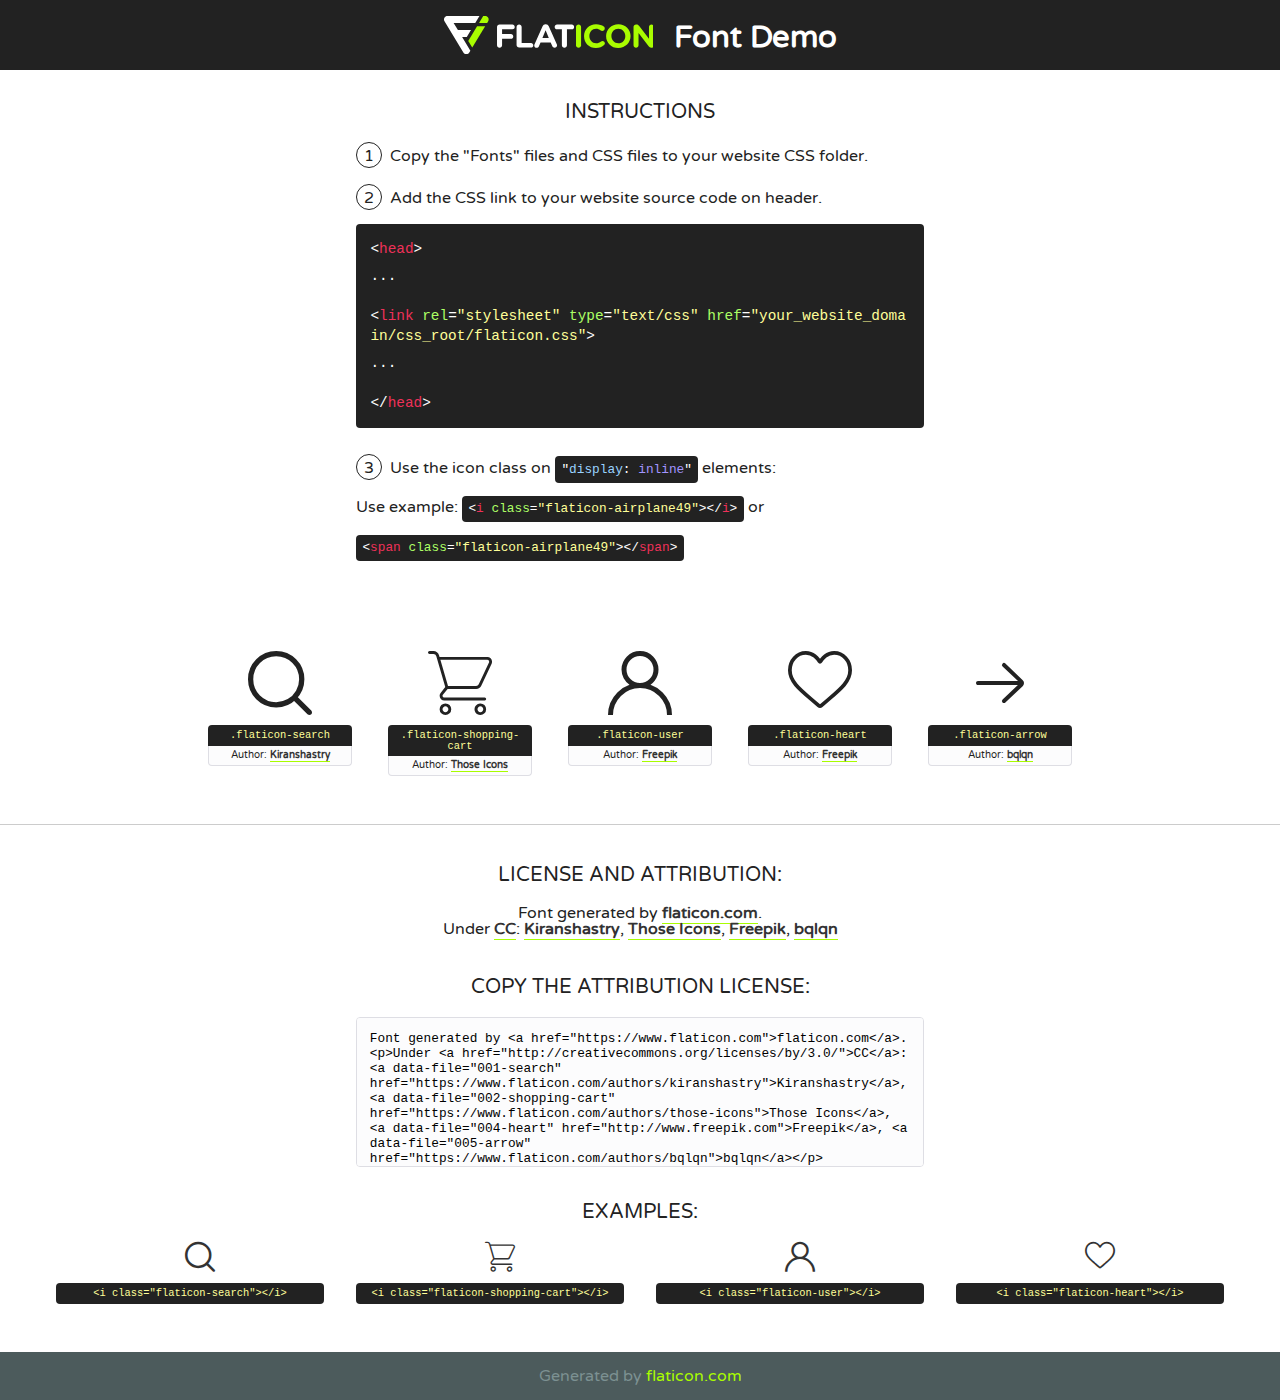
<file: html/assets/fonts/flaticon.html>
<!DOCTYPE html>
<!--
  Flaticon icon font: Flaticon
  Creation date: 19/04/2020 06:48
-->
<html>
<!DOCTYPE html>
<html>

<head>
    <title>Flaticon WebFont</title>
    <link href="http://fonts.googleapis.com/css?family=Varela+Round" rel="stylesheet" type="text/css" />
    <link rel="stylesheet" type="text/css" href="flaticon.css">
    <meta charset="UTF-8">
    <style>
    html, body, div, span, applet, object, iframe,
    h1, h2, h3, h4, h5, h6, p, blockquote, pre,
    a, abbr, acronym, address, big, cite, code,
    del, dfn, em, img, ins, kbd, q, s, samp,
    small, strike, strong, sub, sup, tt, var,
    b, u, i, center,
    dl, dt, dd, ol, ul, li,
    fieldset, form, label, legend,
    table, caption, tbody, tfoot, thead, tr, th, td,
    article, aside, canvas, details, embed, 
    figure, figcaption, footer, header, hgroup, 
    menu, nav, output, ruby, section, summary,
    time, mark, audio, video {
        margin: 0;
        padding: 0;
        border: 0;
        font-size: 100%;
        font: inherit;
        vertical-align: baseline;
    }
    /* HTML5 display-role reset for older browsers */
    article, aside, details, figcaption, figure, 
    footer, header, hgroup, menu, nav, section {
        display: block;
    }
    body {
        line-height: 1;
    }
    ol, ul {
        list-style: none;
    }
    blockquote, q {
        quotes: none;
    }
    blockquote:before, blockquote:after,
    q:before, q:after {
        content: '';
        content: none;
    }
    table {
        border-collapse: collapse;
        border-spacing: 0;
    }
    body {
        font-family: 'Varela Round', Helvetica, Arial, sans-serif;
        font-size: 16px;
        color: #222;
    }
    a {
        color: #333;
        border-bottom: 1px solid #a9fd00;
        font-weight: bold;
        text-decoration: none;
    }
    * {
        -moz-box-sizing: border-box;
        -webkit-box-sizing: border-box;
        box-sizing: border-box;
        margin: 0;
        padding: 0;
    }
    [class^="flaticon-"]:before, [class*=" flaticon-"]:before, [class^="flaticon-"]:after, [class*=" flaticon-"]:after {
        font-family: Flaticon;
        font-size: 30px;
        font-style: normal;
        margin-left: 20px;
        color: #333;
    }
    .wrapper {
        max-width: 600px;
        margin: auto;
        padding: 0 1em;
    }
    .title {
        font-size: 1.25em;
        text-align: center;
        margin-bottom: 1em;
        text-transform: uppercase;
    }
    header {
        text-align: center;
        background-color: #222;
        color: #fff;
        padding: 1em;
    }
    header .logo {
        width: 210px;
        height: 38px;
        display: inline-block;
        vertical-align: middle;
        margin-right: 1em;
        border: none;
    }
    header strong {
        font-size: 1.95em;
        font-weight: bold;
        vertical-align: middle;
        margin-top: 5px;
        display: inline-block;
    }
    .demo {
        margin: 2em auto;
        line-height: 1.25em;
    }
    .demo ul li {
        margin-bottom: 1em;
    }
    .demo ul li .num {
        color: #222;
        border-radius: 20px;
        display: inline-block;
        width: 26px;
        padding: 3px;
        height: 26px;
        text-align: center;
        margin-right: 0.5em;
        border: 1px solid #222;
    }
    .demo ul li code {
        background-color: #222;
        border-radius: 4px;
        padding: 0.25em 0.5em;
        display: inline-block;
        color: #fff;
        font-family: Consolas,Monaco,Lucida Console,Liberation Mono,DejaVu Sans Mono,Bitstream Vera Sans Mono,Courier New, monospace;
        font-weight: lighter;
        margin-top: 1em;
        font-size: 0.8em;
        word-break: break-all;
    }
    .demo ul li code.big {
        padding: 1em;
        font-size: 0.9em;
    }
    .demo ul li code .red {
        color: #EF3159;
    }
    .demo ul li code .green {
        color: #ACFF65;
    }
    .demo ul li code .yellow {
        color: #FFFF99;
    }
    .demo ul li code .blue {
        color: #99D3FF;
    }
    .demo ul li code .purple {
        color: #A295FF;
    }
    .demo ul li code .dots {
        margin-top: 0.5em;
        display: block;
    }
    #glyphs {
        border-bottom: 1px solid #ccc;
        padding: 2em 0;
        text-align: center;
    }
    .glyph {
        display: inline-block;
        width: 9em;
        margin: 1em;
        text-align: center;
        vertical-align: top;
        background: #FFF;
    }
    .glyph .glyph-icon {
        padding: 10px;
        display: block;
        font-family:"Flaticon";
        font-size: 64px;
        line-height: 1;
    }
    .glyph .glyph-icon:before {
        font-size: 64px;
        color: #222;
        margin-left: 0;
    }
    .class-name {
        font-size: 0.65em;
        background-color: #222;
        color: #fff;
        border-radius: 4px 4px 0 0;
        padding: 0.5em;
        color: #FFFF99;
        font-family: Consolas,Monaco,Lucida Console,Liberation Mono,DejaVu Sans Mono,Bitstream Vera Sans Mono,Courier New, monospace;
    }
    .author-name {
        font-size: 0.6em;
        background-color: #fcfcfd;
        border: 1px solid #DEDEE4;
        border-top: 0;
        border-radius: 0 0 4px 4px;
        padding: 0.5em;
    }
    .class-name:last-child {
        font-size: 10px;
        color:#888;
    }
    .class-name:last-child a {
        font-size: 10px;
        color:#555;
    }
    .class-name:last-child a:hover {
        color:#a9fd00;
    }
    .glyph > input {
        display: block;
        width: 100px;
        margin: 5px auto;
        text-align: center;
        font-size: 12px;
        cursor: text;
    }
    .glyph > input.icon-input {
        font-family:"Flaticon";
        font-size: 16px;
        margin-bottom: 10px;
    }
    .attribution .title {
        margin-top: 2em;
    }
    .attribution textarea {
        background-color: #fcfcfd;
        padding: 1em;
        border: none;
        box-shadow: none;
        border: 1px solid #DEDEE4;
        border-radius: 4px;
        resize: none;
        width: 100%;
        height: 150px;
        font-size: 0.8em;
        font-family: Consolas,Monaco,Lucida Console,Liberation Mono,DejaVu Sans Mono,Bitstream Vera Sans Mono,Courier New, monospace;
        -webkit-appearance: none;
    }
    .iconsuse {
        margin: 2em auto;
        text-align: center;
        max-width: 1200px;
    }
    .iconsuse:after {
        content: '';
        display: table;
        clear: both;
    }
    .iconsuse .image {
        float: left;
        width: 25%;
        padding: 0 1em;
    }
    .iconsuse .image p {
        margin-bottom: 1em;
    }
    .iconsuse .image span {
        display: block;
        font-size: 0.65em;
        background-color: #222;
        color: #fff;
        border-radius: 4px;
        padding: 0.5em;
        color: #FFFF99;
        margin-top: 1em;
        font-family: Consolas,Monaco,Lucida Console,Liberation Mono,DejaVu Sans Mono,Bitstream Vera Sans Mono,Courier New, monospace;
    }
    #footer {
        text-align: center;
        background-color: #4C5B5C;
        color: #7c9192;
        padding: 1em;
    }
    #footer a {
        border: none;
        color: #a9fd00;
        font-weight: normal;
    }
    @media (max-width: 960px) {
        .iconsuse .image {
            width: 50%;
        }
    }
    @media (max-width: 560px) {
        .iconsuse .image {
            width: 100%;
        }
    }
    </style>
</head>

<body class="characters-off">

    <header>
        <a href="https://www.flaticon.com" target="_blank" class="logo">
            <svg version="1.1" xmlns="http://www.w3.org/2000/svg" xmlns:xlink="http://www.w3.org/1999/xlink" xmlns:a="http://ns.adobe.com/AdobeSVGViewerExtensions/3.0/" viewBox="0 0 560.875 102.036" enable-background="new 0 0 560.875 102.036" xml:space="preserve">
                <defs>
                </defs>
                <g>
                    <g class="letters">
                        <path fill="#ffffff" d="M141.596,29.675c0-3.777,2.985-6.767,6.764-6.767h34.438c3.426,0,6.15,2.728,6.15,6.15
                        c0,3.43-2.724,6.149-6.15,6.149h-27.674v13.091h23.719c3.429,0,6.151,2.724,6.151,6.15c0,3.43-2.723,6.149-6.151,6.149h-23.719
                        v17.574c0,3.773-2.986,6.761-6.764,6.761c-3.779,0-6.764-2.989-6.764-6.761V29.675z"></path>
                        <path fill="#ffffff" d="M193.844,29.149c0-3.781,2.985-6.767,6.764-6.767c3.776,0,6.763,2.985,6.763,6.767v42.957h25.039
                        c3.426,0,6.149,2.726,6.149,6.153c0,3.425-2.723,6.15-6.149,6.15h-31.802c-3.779,0-6.764-2.986-6.764-6.768V29.149z"></path>
                        <path fill="#ffffff" d="M241.891,75.71l21.438-48.407c1.492-3.341,4.215-5.357,7.906-5.357h0.792
                        c3.686,0,6.323,2.017,7.815,5.357l21.439,48.407c0.436,0.967,0.701,1.845,0.701,2.723c0,3.602-2.809,6.501-6.414,6.501
                        c-3.161,0-5.269-1.845-6.499-4.655l-4.132-9.661h-27.059l-4.301,10.102c-1.144,2.631-3.426,4.214-6.237,4.214
                        c-3.517,0-6.24-2.81-6.24-6.325C241.1,77.64,241.451,76.677,241.891,75.71z M279.932,58.666l-8.521-20.297l-8.526,20.297H279.932
                        z"></path>
                        <path fill="#ffffff" d="M314.864,35.387H301.86c-3.429,0-6.239-2.813-6.239-6.238c0-3.429,2.811-6.24,6.239-6.24h39.533
                        c3.426,0,6.237,2.811,6.237,6.24c0,3.425-2.811,6.238-6.237,6.238h-13.001v42.785c0,3.773-2.99,6.761-6.764,6.761
                        c-3.779,0-6.764-2.989-6.764-6.761V35.387z"></path>
                        <path fill="#A9FD00" d="M352.615,29.149c0-3.781,2.985-6.767,6.767-6.767c3.774,0,6.761,2.985,6.761,6.767v49.024
                        c0,3.773-2.987,6.761-6.761,6.761c-3.781,0-6.767-2.989-6.767-6.761V29.149z"></path>
                        <path fill="#A9FD00" d="M374.132,53.836v-0.179c0-17.481,13.178-31.801,32.065-31.801c9.22,0,15.459,2.458,20.557,6.238
                        c1.402,1.054,2.637,2.985,2.637,5.357c0,3.692-2.985,6.59-6.681,6.59c-1.845,0-3.071-0.702-4.044-1.319
                        c-3.776-2.813-7.729-4.393-12.562-4.393c-10.364,0-17.831,8.611-17.831,19.154v0.173c0,10.542,7.291,19.329,17.831,19.329
                        c5.715,0,9.492-1.756,13.359-4.834c1.049-0.874,2.458-1.491,4.039-1.491c3.429,0,6.325,2.813,6.325,6.236
                        c0,2.106-1.056,3.78-2.282,4.834c-5.539,4.834-12.036,7.733-21.878,7.733C387.572,85.464,374.132,71.493,374.132,53.836z"></path>
                        <path fill="#A9FD00" d="M433.009,53.836v-0.179c0-17.481,13.79-31.801,32.766-31.801c18.981,0,32.592,14.143,32.592,31.628v0.173
                        c0,17.483-13.785,31.807-32.769,31.807C446.625,85.464,433.009,71.32,433.009,53.836z M484.224,53.836v-0.179
                        c0-10.539-7.725-19.326-18.626-19.326c-10.893,0-18.449,8.611-18.449,19.154v0.173c0,10.542,7.73,19.329,18.626,19.329
                        C476.676,72.986,484.224,64.378,484.224,53.836z"></path>
                        <path fill="#A9FD00" d="M506.233,29.321c0-3.774,2.99-6.763,6.767-6.763h1.401c3.252,0,5.183,1.583,7.029,3.953l26.093,34.265
                        V29.059c0-3.692,2.99-6.677,6.681-6.677c3.683,0,6.671,2.985,6.671,6.677v48.934c0,3.78-2.987,6.765-6.764,6.765h-0.436
                        c-3.257,0-5.188-1.581-7.034-3.953l-27.056-35.492v32.944c0,3.687-2.985,6.676-6.678,6.676c-3.683,0-6.673-2.989-6.673-6.676
                        V29.321z"></path>
                    </g>
                    <g class="insignia">
                        <path fill="#ffffff" d="M48.372,56.137h12.517l11.156-18.537H37.186L25.688,18.539h57.825L94.668,0H9.271
                        C5.925,0,2.842,1.801,1.198,4.716c-1.644,2.907-1.593,6.482,0.134,9.343l50.38,83.501c1.678,2.781,4.689,4.476,7.938,4.476
                        c3.246,0,6.257-1.695,7.935-4.476l2.898-4.804L48.372,56.137z"></path>
                        <g class="i">
                            <path fill="#A9FD00" d="M93.575,18.539h0.031v0.004l21.652,0.004l2.705-4.488c1.727-2.861,1.778-6.436,0.133-9.343
                            C116.454,1.801,113.371,0,110.026,0h-5.294L93.575,18.539z"></path>
                            <polygon fill="#A9FD00" points="88.291,27.356 64.725,66.486 75.519,84.404 109.942,27.356"></polygon>
                        </g>
                    </g>
                </g>
            </svg>
        </a>
        <strong>Font Demo</strong>
    </header>


    <section class="demo wrapper">

        <p class="title">Instructions</p>

        <ul>
            <li>
                <span class="num">1</span>Copy the "Fonts" files and CSS files to your website CSS folder.
            </li>
            <li>
                <span class="num">2</span>Add the CSS link to your website source code on header.
                <code class="big">
                    &lt;<span class="red">head</span>&gt;
                    <br/><span class="dots">...</span>
                    <br/>&lt;<span class="red">link</span> <span class="green">rel</span>=<span class="yellow">"stylesheet"</span> <span class="green">type</span>=<span class="yellow">"text/css"</span> <span class="green">href</span>=<span class="yellow">"your_website_domain/css_root/flaticon.css"</span>&gt;
                    <br/><span class="dots">...</span>
                    <br/>&lt;/<span class="red">head</span>&gt;
                </code>
            </li>

            <li>
                <p>
                    <span class="num">3</span>Use the icon class on <code>"<span class="blue">display</span>:<span class="purple"> inline</span>"</code> elements:
                    <br />
                    Use example: <code>&lt;<span class="red">i</span> <span class="green">class</span>=<span class="yellow">&quot;flaticon-airplane49&quot;</span>&gt;&lt;/<span class="red">i</span>&gt;</code> or <code>&lt;<span class="red">span</span> <span class="green">class</span>=<span class="yellow">&quot;flaticon-airplane49&quot;</span>&gt;&lt;/<span class="red">span</span>&gt;</code>
            </li>
        </ul>

    </section>




   <section id="glyphs">          
    
      
        <div class="glyph"><div class="glyph-icon flaticon-search"></div>
            <div class="class-name">.flaticon-search</div>
            <div class="author-name">Author: <a data-file="001-search" href="https://www.flaticon.com/authors/kiranshastry">Kiranshastry</a> </div> 
        </div>        
        
        <div class="glyph"><div class="glyph-icon flaticon-shopping-cart"></div>
            <div class="class-name">.flaticon-shopping-cart</div>
            <div class="author-name">Author: <a data-file="002-shopping-cart" href="https://www.flaticon.com/authors/those-icons">Those Icons</a> </div> 
        </div>        
        
        <div class="glyph"><div class="glyph-icon flaticon-user"></div>
            <div class="class-name">.flaticon-user</div>
            <div class="author-name">Author: <a data-file="003-user" href="http://www.freepik.com">Freepik</a> </div> 
        </div>        
        
        <div class="glyph"><div class="glyph-icon flaticon-heart"></div>
            <div class="class-name">.flaticon-heart</div>
            <div class="author-name">Author: <a data-file="004-heart" href="http://www.freepik.com">Freepik</a> </div> 
        </div>        
        
        <div class="glyph"><div class="glyph-icon flaticon-arrow"></div>
            <div class="class-name">.flaticon-arrow</div>
            <div class="author-name">Author: <a data-file="005-arrow" href="https://www.flaticon.com/authors/bqlqn">bqlqn</a> </div> 
        </div>        
        

    </section>



    <section class="attribution wrapper"   style="text-align:center;">

      <div class="title">License and attribution:</div><div class="attrDiv">Font generated by <a href="https://www.flaticon.com">flaticon.com</a>. <div><p>Under <a href="http://creativecommons.org/licenses/by/3.0/">CC</a>: <a data-file="001-search" href="https://www.flaticon.com/authors/kiranshastry">Kiranshastry</a>, <a data-file="002-shopping-cart" href="https://www.flaticon.com/authors/those-icons">Those Icons</a>, <a data-file="004-heart" href="http://www.freepik.com">Freepik</a>, <a data-file="005-arrow" href="https://www.flaticon.com/authors/bqlqn">bqlqn</a></p>  </div>
      </div>
      <div class="title">Copy the Attribution License:</div>

    <textarea onclick="this.focus();this.select();">Font generated by &lt;a href=&quot;https://www.flaticon.com&quot;&gt;flaticon.com&lt;/a&gt;. <p>Under <a href="http://creativecommons.org/licenses/by/3.0/">CC</a>: <a data-file="001-search" href="https://www.flaticon.com/authors/kiranshastry">Kiranshastry</a>, <a data-file="002-shopping-cart" href="https://www.flaticon.com/authors/those-icons">Those Icons</a>, <a data-file="004-heart" href="http://www.freepik.com">Freepik</a>, <a data-file="005-arrow" href="https://www.flaticon.com/authors/bqlqn">bqlqn</a></p>  
     </textarea>

    </section>

    <section class="iconsuse">

          <div class="title">Examples:</div>            
             
            <div class="image">
                <p>
                    <i class="glyph-icon flaticon-search"></i> 
                    <span>&lt;i class=&quot;flaticon-search&quot;&gt;&lt;/i&gt;</span>
                </p>
            </div>
            
            <div class="image">
                <p>
                    <i class="glyph-icon flaticon-shopping-cart"></i> 
                    <span>&lt;i class=&quot;flaticon-shopping-cart&quot;&gt;&lt;/i&gt;</span>
                </p>
            </div>
            
            <div class="image">
                <p>
                    <i class="glyph-icon flaticon-user"></i> 
                    <span>&lt;i class=&quot;flaticon-user&quot;&gt;&lt;/i&gt;</span>
                </p>
            </div>
            
            <div class="image">
                <p>
                    <i class="glyph-icon flaticon-heart"></i> 
                    <span>&lt;i class=&quot;flaticon-heart&quot;&gt;&lt;/i&gt;</span>
                </p>
            </div>
                       
        </div>
                            
    </section>

<div id="footer">
    <div>Generated by <a href="https://www.flaticon.com">flaticon.com</a>
    </div>
</div>



</body>
</html>
</file>
<file: html/assets/css/flaticon.css>
/*
  	Flaticon icon font: Flaticon
  	Creation date: 19/04/2020 06:48
  	*/

@font-face {
  font-family: "Flaticon";
  src: url("../fonts/Flaticon.eot");
  src: url("../fonts/Flaticon.eot?#iefix") format("embedded-opentype"),
       url("../fonts/Flaticon.woff2") format("woff2"),
       url("../fonts/Flaticon.woff") format("woff"),
       url("../fonts/Flaticon.ttf") format("truetype"),
       url("../fonts/Flaticon.svg#Flaticon") format("svg");
  font-weight: normal;
  font-style: normal;
}

@media screen and (-webkit-min-device-pixel-ratio:0) {
  @font-face {
    font-family: "Flaticon";
    src: url("../fonts/Flaticon.svg#Flaticon") format("svg");
  }
}

[class^="flaticon-"]:before, [class*=" flaticon-"]:before,
[class^="flaticon-"]:after, [class*=" flaticon-"]:after {   
  font-family: Flaticon;
font-style: normal;
}

.flaticon-search:before { content: "\f100"; }
.flaticon-shopping-cart:before { content: "\f101"; }
.flaticon-user:before { content: "\f102"; }
.flaticon-heart:before { content: "\f103"; }
.flaticon-arrow:before { content: "\f104"; }
</file>
<file: html/assets/css/price_rangs.css>
/* Ion.RangeSlider
// css version 2.0.3
// Â© 2013-2014 Denis Ineshin | IonDen.com
// ===================================================================================================================*/

/* =====================================================================================================================
// RangeSlider */

.irs {
    position: relative; display: block;
    -webkit-touch-callout: none;
    -webkit-user-select: none;
     -khtml-user-select: none;
       -moz-user-select: none;
        -ms-user-select: none;
            user-select: none;
}
    .irs-line {
        position: relative; display: block;
        overflow: hidden;
        outline: none !important;
    }
        .irs-line-left, .irs-line-mid, .irs-line-right {
            position: absolute; display: block;
            top: 0;
        }
        .irs-line-left {
            left: 0; width: 11%;
        }
        .irs-line-mid {
            left: 9%; width: 82%;
        }
        .irs-line-right {
            right: 0; width: 11%;
        }

    .irs-bar {
        position: absolute; display: block;
        left: 0; width: 0;
    }
        .irs-bar-edge {
            position: absolute; display: block;
            top: 0; left: 0;
        }

    .irs-shadow {
        position: absolute; display: none;
        left: 0; width: 0;
    }

    .irs-slider {
        position: absolute; display: block;
        cursor: default;
        z-index: 1;
    }
        .irs-slider.single {

        }
        .irs-slider.from {

        }
        .irs-slider.to {

        }
        .irs-slider.type_last {
            z-index: 2;
        }

    .irs-min {
        position: absolute; display: block;
        left: 0;
        cursor: default;
    }
    .irs-max {
        position: absolute; display: block;
        right: 0;
        cursor: default;
    }

    .irs-from, .irs-to, .irs-single {
        position: absolute; display: block;
        top: 0; left: 0;
        cursor: default;
        white-space: nowrap;
    }

.irs-grid {
    position: absolute; display: none;
    bottom: 0; left: 0;
    width: 100%; height: 20px;
}
.irs-with-grid .irs-grid {
    display: block;
}
    .irs-grid-pol {
        position: absolute;
        top: 0; left: 0;
        width: 1px; height: 8px;
        background: #000;
    }
    .irs-grid-pol.small {
        height: 4px;
    }
    .irs-grid-text {
        position: absolute;
        bottom: 0; left: 0;
        white-space: nowrap;
        text-align: center;
        font-size: 9px; line-height: 9px;
        padding: 0 3px;
        color: #000;
    }

.irs-disable-mask {
    position: absolute; display: block;
    top: 0; left: -1%;
    width: 102%; height: 100%;
    cursor: default;
    background: rgba(0,0,0,0.0);
    z-index: 2;
}
.lt-ie9 .irs-disable-mask {
    background: #000;
    filter: alpha(opacity=0);
    cursor: not-allowed;
}

.irs-disabled {
    opacity: 0.4;
}


.irs-hidden-input {
    position: absolute !important;
    display: block !important;
    top: 0 !important;
    left: 0 !important;
    width: 0 !important;
    height: 0 !important;
    font-size: 0 !important;
    line-height: 0 !important;
    padding: 0 !important;
    margin: 0 !important;
    outline: none !important;
    z-index: -9999 !important;
    background: none !important;
    border-style: solid !important;
    border-color: transparent !important;
}


/* Ion.RangeSlider, Simple Skin
// css version 2.0.3
// Â© Denis Ineshin, 2014    https://github.com/IonDen
// Â© guybowden, 2014        https://github.com/guybowden
// ===================================================================================================================*/

/* =====================================================================================================================
// Skin details */

.irs {
    height: 55px;
}
.irs-with-grid {
    height: 75px;
}
.irs-line {
    height: 10px; top: 33px;
    background: #EEE;
    background: linear-gradient(to bottom, #DDD -50%, #FFF 150%); /* W3C */
    border: 1px solid #CCC;
    border-radius: 16px;
    -moz-border-radius: 16px;
}
    .irs-line-left {
        height: 8px;
    }
    .irs-line-mid {
        height: 8px;
    }
    .irs-line-right {
        height: 8px;
    }

.irs-bar {
    height: 10px; top: 33px;
    border-top: 1px solid #428bca;
    border-bottom: 1px solid #428bca;
    background: #428bca;
    background: linear-gradient(to top, rgba(66,139,202,1) 0%,rgba(127,195,232,1) 100%); /* W3C */
}
    .irs-bar-edge {
        height: 10px; top: 33px;
        width: 14px;
        border: 1px solid #428bca;
        border-right: 0;
        background: #428bca;
        background: linear-gradient(to top, rgba(66,139,202,1) 0%,rgba(127,195,232,1) 100%); /* W3C */
        border-radius: 16px 0 0 16px;
        -moz-border-radius: 16px 0 0 16px;
    }

.irs-shadow {
    height: 2px; top: 38px;
    background: #000;
    opacity: 0.3;
    border-radius: 5px;
    -moz-border-radius: 5px;
}
.lt-ie9 .irs-shadow {
    filter: alpha(opacity=30);
}

.irs-slider {
    top: 25px;
    width: 27px; height: 27px;
    border: 1px solid #AAA;
    background: #DDD;
    background: linear-gradient(to bottom, rgba(255,255,255,1) 0%,rgba(220,220,220,1) 20%,rgba(255,255,255,1) 100%); /* W3C */
    border-radius: 27px;
    -moz-border-radius: 27px;
    box-shadow: 1px 1px 3px rgba(0,0,0,0.3);
    cursor: pointer;
}

.irs-slider.state_hover, .irs-slider:hover {
    background: #FFF;
}

.irs-min, .irs-max {
    color: #333;
    font-size: 12px; line-height: 1.333;
    text-shadow: none;
    top: 0;
    padding: 1px 5px;
    background: rgba(0,0,0,0.1);
    border-radius: 3px;
    -moz-border-radius: 3px;
}

.lt-ie9 .irs-min, .lt-ie9 .irs-max {
    background: #ccc;
}

.lt-ie9 .irs-from, .lt-ie9 .irs-to, .lt-ie9 .irs-single {
    background: #999;
}

.irs-grid {
    height: 27px;
}
.irs-grid-pol {
    opacity: 0.5;
    background: #428bca;
}
.irs-grid-pol.small {
    background: #999;
}

.irs-grid-text {
    bottom: 5px;
    color: #99a4ac;
}

.irs-disabled {
}
</file>
<file: html/assets/css/themify-icons.css>
@font-face {
	font-family: 'themify';
	src:url('../fonts/themify.eot?-fvbane');


	src:url('../fonts/themify.eot?#iefix-fvbane') format('embedded-opentype'),
		url('../fonts/themify.woff?-fvbane') format('woff'),
		url('../fonts/themify.ttf?-fvbane') format('truetype'),
		url('../fonts/themify.svg?-fvbane#themify') format('svg');
	font-weight: normal;
	font-style: normal;
}

[class^="ti-"], [class*=" ti-"] {
	font-family: 'themify';
	speak: none;
	font-style: normal;
	font-weight: normal;
	font-variant: normal;
	text-transform: none;
	line-height: 1;

	/* Better Font Rendering =========== */
	-webkit-font-smoothing: antialiased;
	-moz-osx-font-smoothing: grayscale;
}

.ti-wand:before {
	content: "\e600";
}
.ti-volume:before {
	content: "\e601";
}
.ti-user:before {
	content: "\e602";
}
.ti-unlock:before {
	content: "\e603";
}
.ti-unlink:before {
	content: "\e604";
}
.ti-trash:before {
	content: "\e605";
}
.ti-thought:before {
	content: "\e606";
}
.ti-target:before {
	content: "\e607";
}
.ti-tag:before {
	content: "\e608";
}
.ti-tablet:before {
	content: "\e609";
}
.ti-star:before {
	content: "\e60a";
}
.ti-spray:before {
	content: "\e60b";
}
.ti-signal:before {
	content: "\e60c";
}
.ti-shopping-cart:before {
	content: "\e60d";
}
.ti-shopping-cart-full:before {
	content: "\e60e";
}
.ti-settings:before {
	content: "\e60f";
}
.ti-search:before {
	content: "\e610";
}
.ti-zoom-in:before {
	content: "\e611";
}
.ti-zoom-out:before {
	content: "\e612";
}
.ti-cut:before {
	content: "\e613";
}
.ti-ruler:before {
	content: "\e614";
}
.ti-ruler-pencil:before {
	content: "\e615";
}
.ti-ruler-alt:before {
	content: "\e616";
}
.ti-bookmark:before {
	content: "\e617";
}
.ti-bookmark-alt:before {
	content: "\e618";
}
.ti-reload:before {
	content: "\e619";
}
.ti-plus:before {
	content: "\e61a";
}
.ti-pin:before {
	content: "\e61b";
}
.ti-pencil:before {
	content: "\e61c";
}
.ti-pencil-alt:before {
	content: "\e61d";
}
.ti-paint-roller:before {
	content: "\e61e";
}
.ti-paint-bucket:before {
	content: "\e61f";
}
.ti-na:before {
	content: "\e620";
}
.ti-mobile:before {
	content: "\e621";
}
.ti-minus:before {
	content: "\e622";
}
.ti-medall:before {
	content: "\e623";
}
.ti-medall-alt:before {
	content: "\e624";
}
.ti-marker:before {
	content: "\e625";
}
.ti-marker-alt:before {
	content: "\e626";
}
.ti-arrow-up:before {
	content: "\e627";
}
.ti-arrow-right:before {
	content: "\e628";
}
.ti-arrow-left:before {
	content: "\e629";
}
.ti-arrow-down:before {
	content: "\e62a";
}
.ti-lock:before {
	content: "\e62b";
}
.ti-location-arrow:before {
	content: "\e62c";
}
.ti-link:before {
	content: "\e62d";
}
.ti-layout:before {
	content: "\e62e";
}
.ti-layers:before {
	content: "\e62f";
}
.ti-layers-alt:before {
	content: "\e630";
}
.ti-key:before {
	content: "\e631";
}
.ti-import:before {
	content: "\e632";
}
.ti-image:before {
	content: "\e633";
}
.ti-heart:before {
	content: "\e634";
}
.ti-heart-broken:before {
	content: "\e635";
}
.ti-hand-stop:before {
	content: "\e636";
}
.ti-hand-open:before {
	content: "\e637";
}
.ti-hand-drag:before {
	content: "\e638";
}
.ti-folder:before {
	content: "\e639";
}
.ti-flag:before {
	content: "\e63a";
}
.ti-flag-alt:before {
	content: "\e63b";
}
.ti-flag-alt-2:before {
	content: "\e63c";
}
.ti-eye:before {
	content: "\e63d";
}
.ti-export:before {
	content: "\e63e";
}
.ti-exchange-vertical:before {
	content: "\e63f";
}
.ti-desktop:before {
	content: "\e640";
}
.ti-cup:before {
	content: "\e641";
}
.ti-crown:before {
	content: "\e642";
}
.ti-comments:before {
	content: "\e643";
}
.ti-comment:before {
	content: "\e644";
}
.ti-comment-alt:before {
	content: "\e645";
}
.ti-close:before {
	content: "\e646";
}
.ti-clip:before {
	content: "\e647";
}
.ti-angle-up:before {
	content: "\e648";
}
.ti-angle-right:before {
	content: "\e649";
}
.ti-angle-left:before {
	content: "\e64a";
}
.ti-angle-down:before {
	content: "\e64b";
}
.ti-check:before {
	content: "\e64c";
}
.ti-check-box:before {
	content: "\e64d";
}
.ti-camera:before {
	content: "\e64e";
}
.ti-announcement:before {
	content: "\e64f";
}
.ti-brush:before {
	content: "\e650";
}
.ti-briefcase:before {
	content: "\e651";
}
.ti-bolt:before {
	content: "\e652";
}
.ti-bolt-alt:before {
	content: "\e653";
}
.ti-blackboard:before {
	content: "\e654";
}
.ti-bag:before {
	content: "\e655";
}
.ti-move:before {
	content: "\e656";
}
.ti-arrows-vertical:before {
	content: "\e657";
}
.ti-arrows-horizontal:before {
	content: "\e658";
}
.ti-fullscreen:before {
	content: "\e659";
}
.ti-arrow-top-right:before {
	content: "\e65a";
}
.ti-arrow-top-left:before {
	content: "\e65b";
}
.ti-arrow-circle-up:before {
	content: "\e65c";
}
.ti-arrow-circle-right:before {
	content: "\e65d";
}
.ti-arrow-circle-left:before {
	content: "\e65e";
}
.ti-arrow-circle-down:before {
	content: "\e65f";
}
.ti-angle-double-up:before {
	content: "\e660";
}
.ti-angle-double-right:before {
	content: "\e661";
}
.ti-angle-double-left:before {
	content: "\e662";
}
.ti-angle-double-down:before {
	content: "\e663";
}
.ti-zip:before {
	content: "\e664";
}
.ti-world:before {
	content: "\e665";
}
.ti-wheelchair:before {
	content: "\e666";
}
.ti-view-list:before {
	content: "\e667";
}
.ti-view-list-alt:before {
	content: "\e668";
}
.ti-view-grid:before {
	content: "\e669";
}
.ti-uppercase:before {
	content: "\e66a";
}
.ti-upload:before {
	content: "\e66b";
}
.ti-underline:before {
	content: "\e66c";
}
.ti-truck:before {
	content: "\e66d";
}
.ti-timer:before {
	content: "\e66e";
}
.ti-ticket:before {
	content: "\e66f";
}
.ti-thumb-up:before {
	content: "\e670";
}
.ti-thumb-down:before {
	content: "\e671";
}
.ti-text:before {
	content: "\e672";
}
.ti-stats-up:before {
	content: "\e673";
}
.ti-stats-down:before {
	content: "\e674";
}
.ti-split-v:before {
	content: "\e675";
}
.ti-split-h:before {
	content: "\e676";
}
.ti-smallcap:before {
	content: "\e677";
}
.ti-shine:before {
	content: "\e678";
}
.ti-shift-right:before {
	content: "\e679";
}
.ti-shift-left:before {
	content: "\e67a";
}
.ti-shield:before {
	content: "\e67b";
}
.ti-notepad:before {
	content: "\e67c";
}
.ti-server:before {
	content: "\e67d";
}
.ti-quote-right:before {
	content: "\e67e";
}
.ti-quote-left:before {
	content: "\e67f";
}
.ti-pulse:before {
	content: "\e680";
}
.ti-printer:before {
	content: "\e681";
}
.ti-power-off:before {
	content: "\e682";
}
.ti-plug:before {
	content: "\e683";
}
.ti-pie-chart:before {
	content: "\e684";
}
.ti-paragraph:before {
	content: "\e685";
}
.ti-panel:before {
	content: "\e686";
}
.ti-package:before {
	content: "\e687";
}
.ti-music:before {
	content: "\e688";
}
.ti-music-alt:before {
	content: "\e689";
}
.ti-mouse:before {
	content: "\e68a";
}
.ti-mouse-alt:before {
	content: "\e68b";
}
.ti-money:before {
	content: "\e68c";
}
.ti-microphone:before {
	content: "\e68d";
}
.ti-menu:before {
	content: "\e68e";
}
.ti-menu-alt:before {
	content: "\e68f";
}
.ti-map:before {
	content: "\e690";
}
.ti-map-alt:before {
	content: "\e691";
}
.ti-loop:before {
	content: "\e692";
}
.ti-location-pin:before {
	content: "\e693";
}
.ti-list:before {
	content: "\e694";
}
.ti-light-bulb:before {
	content: "\e695";
}
.ti-Italic:before {
	content: "\e696";
}
.ti-info:before {
	content: "\e697";
}
.ti-infinite:before {
	content: "\e698";
}
.ti-id-badge:before {
	content: "\e699";
}
.ti-hummer:before {
	content: "\e69a";
}
.ti-home:before {
	content: "\e69b";
}
.ti-help:before {
	content: "\e69c";
}
.ti-headphone:before {
	content: "\e69d";
}
.ti-harddrives:before {
	content: "\e69e";
}
.ti-harddrive:before {
	content: "\e69f";
}
.ti-gift:before {
	content: "\e6a0";
}
.ti-game:before {
	content: "\e6a1";
}
.ti-filter:before {
	content: "\e6a2";
}
.ti-files:before {
	content: "\e6a3";
}
.ti-file:before {
	content: "\e6a4";
}
.ti-eraser:before {
	content: "\e6a5";
}
.ti-envelope:before {
	content: "\e6a6";
}
.ti-download:before {
	content: "\e6a7";
}
.ti-direction:before {
	content: "\e6a8";
}
.ti-direction-alt:before {
	content: "\e6a9";
}
.ti-dashboard:before {
	content: "\e6aa";
}
.ti-control-stop:before {
	content: "\e6ab";
}
.ti-control-shuffle:before {
	content: "\e6ac";
}
.ti-control-play:before {
	content: "\e6ad";
}
.ti-control-pause:before {
	content: "\e6ae";
}
.ti-control-forward:before {
	content: "\e6af";
}
.ti-control-backward:before {
	content: "\e6b0";
}
.ti-cloud:before {
	content: "\e6b1";
}
.ti-cloud-up:before {
	content: "\e6b2";
}
.ti-cloud-down:before {
	content: "\e6b3";
}
.ti-clipboard:before {
	content: "\e6b4";
}
.ti-car:before {
	content: "\e6b5";
}
.ti-calendar:before {
	content: "\e6b6";
}
.ti-book:before {
	content: "\e6b7";
}
.ti-bell:before {
	content: "\e6b8";
}
.ti-basketball:before {
	content: "\e6b9";
}
.ti-bar-chart:before {
	content: "\e6ba";
}
.ti-bar-chart-alt:before {
	content: "\e6bb";
}
.ti-back-right:before {
	content: "\e6bc";
}
.ti-back-left:before {
	content: "\e6bd";
}
.ti-arrows-corner:before {
	content: "\e6be";
}
.ti-archive:before {
	content: "\e6bf";
}
.ti-anchor:before {
	content: "\e6c0";
}
.ti-align-right:before {
	content: "\e6c1";
}
.ti-align-left:before {
	content: "\e6c2";
}
.ti-align-justify:before {
	content: "\e6c3";
}
.ti-align-center:before {
	content: "\e6c4";
}
.ti-alert:before {
	content: "\e6c5";
}
.ti-alarm-clock:before {
	content: "\e6c6";
}
.ti-agenda:before {
	content: "\e6c7";
}
.ti-write:before {
	content: "\e6c8";
}
.ti-window:before {
	content: "\e6c9";
}
.ti-widgetized:before {
	content: "\e6ca";
}
.ti-widget:before {
	content: "\e6cb";
}
.ti-widget-alt:before {
	content: "\e6cc";
}
.ti-wallet:before {
	content: "\e6cd";
}
.ti-video-clapper:before {
	content: "\e6ce";
}
.ti-video-camera:before {
	content: "\e6cf";
}
.ti-vector:before {
	content: "\e6d0";
}
.ti-themify-logo:before {
	content: "\e6d1";
}
.ti-themify-favicon:before {
	content: "\e6d2";
}
.ti-themify-favicon-alt:before {
	content: "\e6d3";
}
.ti-support:before {
	content: "\e6d4";
}
.ti-stamp:before {
	content: "\e6d5";
}
.ti-split-v-alt:before {
	content: "\e6d6";
}
.ti-slice:before {
	content: "\e6d7";
}
.ti-shortcode:before {
	content: "\e6d8";
}
.ti-shift-right-alt:before {
	content: "\e6d9";
}
.ti-shift-left-alt:before {
	content: "\e6da";
}
.ti-ruler-alt-2:before {
	content: "\e6db";
}
.ti-receipt:before {
	content: "\e6dc";
}
.ti-pin2:before {
	content: "\e6dd";
}
.ti-pin-alt:before {
	content: "\e6de";
}
.ti-pencil-alt2:before {
	content: "\e6df";
}
.ti-palette:before {
	content: "\e6e0";
}
.ti-more:before {
	content: "\e6e1";
}
.ti-more-alt:before {
	content: "\e6e2";
}
.ti-microphone-alt:before {
	content: "\e6e3";
}
.ti-magnet:before {
	content: "\e6e4";
}
.ti-line-double:before {
	content: "\e6e5";
}
.ti-line-dotted:before {
	content: "\e6e6";
}
.ti-line-dashed:before {
	content: "\e6e7";
}
.ti-layout-width-full:before {
	content: "\e6e8";
}
.ti-layout-width-default:before {
	content: "\e6e9";
}
.ti-layout-width-default-alt:before {
	content: "\e6ea";
}
.ti-layout-tab:before {
	content: "\e6eb";
}
.ti-layout-tab-window:before {
	content: "\e6ec";
}
.ti-layout-tab-v:before {
	content: "\e6ed";
}
.ti-layout-tab-min:before {
	content: "\e6ee";
}
.ti-layout-slider:before {
	content: "\e6ef";
}
.ti-layout-slider-alt:before {
	content: "\e6f0";
}
.ti-layout-sidebar-right:before {
	content: "\e6f1";
}
.ti-layout-sidebar-none:before {
	content: "\e6f2";
}
.ti-layout-sidebar-left:before {
	content: "\e6f3";
}
.ti-layout-placeholder:before {
	content: "\e6f4";
}
.ti-layout-menu:before {
	content: "\e6f5";
}
.ti-layout-menu-v:before {
	content: "\e6f6";
}
.ti-layout-menu-separated:before {
	content: "\e6f7";
}
.ti-layout-menu-full:before {
	content: "\e6f8";
}
.ti-layout-media-right-alt:before {
	content: "\e6f9";
}
.ti-layout-media-right:before {
	content: "\e6fa";
}
.ti-layout-media-overlay:before {
	content: "\e6fb";
}
.ti-layout-media-overlay-alt:before {
	content: "\e6fc";
}
.ti-layout-media-overlay-alt-2:before {
	content: "\e6fd";
}
.ti-layout-media-left-alt:before {
	content: "\e6fe";
}
.ti-layout-media-left:before {
	content: "\e6ff";
}
.ti-layout-media-center-alt:before {
	content: "\e700";
}
.ti-layout-media-center:before {
	content: "\e701";
}
.ti-layout-list-thumb:before {
	content: "\e702";
}
.ti-layout-list-thumb-alt:before {
	content: "\e703";
}
.ti-layout-list-post:before {
	content: "\e704";
}
.ti-layout-list-large-image:before {
	content: "\e705";
}
.ti-layout-line-solid:before {
	content: "\e706";
}
.ti-layout-grid4:before {
	content: "\e707";
}
.ti-layout-grid3:before {
	content: "\e708";
}
.ti-layout-grid2:before {
	content: "\e709";
}
.ti-layout-grid2-thumb:before {
	content: "\e70a";
}
.ti-layout-cta-right:before {
	content: "\e70b";
}
.ti-layout-cta-left:before {
	content: "\e70c";
}
.ti-layout-cta-center:before {
	content: "\e70d";
}
.ti-layout-cta-btn-right:before {
	content: "\e70e";
}
.ti-layout-cta-btn-left:before {
	content: "\e70f";
}
.ti-layout-column4:before {
	content: "\e710";
}
.ti-layout-column3:before {
	content: "\e711";
}
.ti-layout-column2:before {
	content: "\e712";
}
.ti-layout-accordion-separated:before {
	content: "\e713";
}
.ti-layout-accordion-merged:before {
	content: "\e714";
}
.ti-layout-accordion-list:before {
	content: "\e715";
}
.ti-ink-pen:before {
	content: "\e716";
}
.ti-info-alt:before {
	content: "\e717";
}
.ti-help-alt:before {
	content: "\e718";
}
.ti-headphone-alt:before {
	content: "\e719";
}
.ti-hand-point-up:before {
	content: "\e71a";
}
.ti-hand-point-right:before {
	content: "\e71b";
}
.ti-hand-point-left:before {
	content: "\e71c";
}
.ti-hand-point-down:before {
	content: "\e71d";
}
.ti-gallery:before {
	content: "\e71e";
}
.ti-face-smile:before {
	content: "\e71f";
}
.ti-face-sad:before {
	content: "\e720";
}
.ti-credit-card:before {
	content: "\e721";
}
.ti-control-skip-forward:before {
	content: "\e722";
}
.ti-control-skip-backward:before {
	content: "\e723";
}
.ti-control-record:before {
	content: "\e724";
}
.ti-control-eject:before {
	content: "\e725";
}
.ti-comments-smiley:before {
	content: "\e726";
}
.ti-brush-alt:before {
	content: "\e727";
}
.ti-youtube:before {
	content: "\e728";
}
.ti-vimeo:before {
	content: "\e729";
}
.ti-twitter:before {
	content: "\e72a";
}
.ti-time:before {
	content: "\e72b";
}
.ti-tumblr:before {
	content: "\e72c";
}
.ti-skype:before {
	content: "\e72d";
}
.ti-share:before {
	content: "\e72e";
}
.ti-share-alt:before {
	content: "\e72f";
}
.ti-rocket:before {
	content: "\e730";
}
.ti-pinterest:before {
	content: "\e731";
}
.ti-new-window:before {
	content: "\e732";
}
.ti-microsoft:before {
	content: "\e733";
}
.ti-list-ol:before {
	content: "\e734";
}
.ti-linkedin:before {
	content: "\e735";
}
.ti-layout-sidebar-2:before {
	content: "\e736";
}
.ti-layout-grid4-alt:before {
	content: "\e737";
}
.ti-layout-grid3-alt:before {
	content: "\e738";
}
.ti-layout-grid2-alt:before {
	content: "\e739";
}
.ti-layout-column4-alt:before {
	content: "\e73a";
}
.ti-layout-column3-alt:before {
	content: "\e73b";
}
.ti-layout-column2-alt:before {
	content: "\e73c";
}
.ti-instagram:before {
	content: "\e73d";
}
.ti-google:before {
	content: "\e73e";
}
.ti-github:before {
	content: "\e73f";
}
.ti-flickr:before {
	content: "\e740";
}
.ti-facebook:before {
	content: "\e741";
}
.ti-dropbox:before {
	content: "\e742";
}
.ti-dribbble:before {
	content: "\e743";
}
.ti-apple:before {
	content: "\e744";
}
.ti-android:before {
	content: "\e745";
}
.ti-save:before {
	content: "\e746";
}
.ti-save-alt:before {
	content: "\e747";
}
.ti-yahoo:before {
	content: "\e748";
}
.ti-wordpress:before {
	content: "\e749";
}
.ti-vimeo-alt:before {
	content: "\e74a";
}
.ti-twitter-alt:before {
	content: "\e74b";
}
.ti-tumblr-alt:before {
	content: "\e74c";
}
.ti-trello:before {
	content: "\e74d";
}
.ti-stack-overflow:before {
	content: "\e74e";
}
.ti-soundcloud:before {
	content: "\e74f";
}
.ti-sharethis:before {
	content: "\e750";
}
.ti-sharethis-alt:before {
	content: "\e751";
}
.ti-reddit:before {
	content: "\e752";
}
.ti-pinterest-alt:before {
	content: "\e753";
}
.ti-microsoft-alt:before {
	content: "\e754";
}
.ti-linux:before {
	content: "\e755";
}
.ti-jsfiddle:before {
	content: "\e756";
}
.ti-joomla:before {
	content: "\e757";
}
.ti-html5:before {
	content: "\e758";
}
.ti-flickr-alt:before {
	content: "\e759";
}
.ti-email:before {
	content: "\e75a";
}
.ti-drupal:before {
	content: "\e75b";
}
.ti-dropbox-alt:before {
	content: "\e75c";
}
.ti-css3:before {
	content: "\e75d";
}
.ti-rss:before {
	content: "\e75e";
}
.ti-rss-alt:before {
	content: "\e75f";
}
</file>
<file: html/assets/css/nice-select.css>
.nice-select {
  -webkit-tap-highlight-color: transparent;
  background-color: #fff;
  border-radius: 5px;
  border: solid 1px #e8e8e8;
  box-sizing: border-box;
  clear: both;
  cursor: pointer;
  display: block;
  float: left;
  font-family: inherit;
  font-size: 14px;
  font-weight: normal;
  height: 42px;
  line-height: 40px;
  outline: none;
  padding-left: 18px;
  padding-right: 30px;
  position: relative;
  text-align: left !important;
  -webkit-transition: all 0.2s ease-in-out;
  transition: all 0.2s ease-in-out;
  -webkit-user-select: none;
     -moz-user-select: none;
      -ms-user-select: none;
          user-select: none;
  white-space: nowrap;
  width: auto; }
  .nice-select:hover {
    border-color: #dbdbdb; }
  .nice-select:active, .nice-select.open, .nice-select:focus {
    border-color: #999; }
  .nice-select:after {
    border-bottom: 2px solid #999;
    border-right: 2px solid #999;
    content: '';
    display: block;
    height: 5px;
    margin-top: -4px;
    pointer-events: none;
    position: absolute;
    right: 12px;
    top: 50%;
    -webkit-transform-origin: 66% 66%;
        -ms-transform-origin: 66% 66%;
            transform-origin: 66% 66%;
    -webkit-transform: rotate(45deg);
        -ms-transform: rotate(45deg);
            transform: rotate(45deg);
    -webkit-transition: all 0.15s ease-in-out;
    transition: all 0.15s ease-in-out;
    width: 5px; }
  .nice-select.open:after {
    -webkit-transform: rotate(-135deg);
        -ms-transform: rotate(-135deg);
            transform: rotate(-135deg); }
  .nice-select.open .list {
    opacity: 1;
    pointer-events: auto;
    -webkit-transform: scale(1) translateY(0);
        -ms-transform: scale(1) translateY(0);
            transform: scale(1) translateY(0); }
  .nice-select.disabled {
    border-color: #ededed;
    color: #999;
    pointer-events: none; }
    .nice-select.disabled:after {
      border-color: #cccccc; }
  .nice-select.wide {
    width: 100%; }
    .nice-select.wide .list {
      left: 0 !important;
      right: 0 !important; }
  .nice-select.right {
    float: right; }
    .nice-select.right .list {
      left: auto;
      right: 0; }
  .nice-select.small {
    font-size: 12px;
    height: 36px;
    line-height: 34px; }
    .nice-select.small:after {
      height: 4px;
      width: 4px; }
    .nice-select.small .option {
      line-height: 34px;
      min-height: 34px; }
  .nice-select .list {
    background-color: #fff;
    border-radius: 5px;
    box-shadow: 0 0 0 1px rgba(68, 68, 68, 0.11);
    box-sizing: border-box;
    margin-top: 4px;
    opacity: 0;
    overflow: hidden;
    padding: 0;
    pointer-events: none;
    position: absolute;
    top: 100%;
    left: 0;
    -webkit-transform-origin: 50% 0;
        -ms-transform-origin: 50% 0;
            transform-origin: 50% 0;
    -webkit-transform: scale(0.75) translateY(-21px);
        -ms-transform: scale(0.75) translateY(-21px);
            transform: scale(0.75) translateY(-21px);
    -webkit-transition: all 0.2s cubic-bezier(0.5, 0, 0, 1.25), opacity 0.15s ease-out;
    transition: all 0.2s cubic-bezier(0.5, 0, 0, 1.25), opacity 0.15s ease-out;
    z-index: 9; }
    .nice-select .list:hover .option:not(:hover) {
      background-color: transparent !important; }
  .nice-select .option {
    cursor: pointer;
    font-weight: 400;
    line-height: 40px;
    list-style: none;
    min-height: 40px;
    outline: none;
    padding-left: 18px;
    padding-right: 29px;
    text-align: left;
    -webkit-transition: all 0.2s;
    transition: all 0.2s; }
    .nice-select .option:hover, .nice-select .option.focus, .nice-select .option.selected.focus {
      background-color: #f6f6f6; }
    .nice-select .option.selected {
      font-weight: bold; }
    .nice-select .option.disabled {
      background-color: transparent;
      color: #999;
      cursor: default; }

.no-csspointerevents .nice-select .list {
  display: none; }

.no-csspointerevents .nice-select.open .list {
  display: block; }
</file>
<file: html/assets/css/style.css>
@import url("https://fonts.googleapis.com/css2?family=Clicker+Script&family=Jost:wght@200;300;400;500;600;700;800;900&display=swap");.section-bg{background-color:#FEF4F4}.section-bg2{background-color:#F3EAD8}.gray-bg{background:#F1FBFF}.white-bg{background:#fff}.black-bg{background:#16161a}.theme-bg{background:#FF2020}.brand-bg{background:#f1f4fa}.testimonial-bg{background:#f9fafc}.white-color{color:#fff}.black-color{color:#16161a}.theme-color{color:#FF2020}[data-overlay]{position:relative;background-size:cover;background-repeat:no-repeat;background-position:center center}[data-overlay]::before{position:absolute;left:0;top:0;right:0;bottom:0;content:""}[data-opacity="1"]::before{opacity:0.1}[data-opacity="2"]::before{opacity:0.2}[data-opacity="3"]::before{opacity:0.3}[data-opacity="4"]::before{opacity:0.4}[data-opacity="5"]::before{opacity:0.5}[data-opacity="6"]::before{opacity:0.6}[data-opacity="7"]::before{opacity:0.7}[data-opacity="8"]::before{opacity:0.8}[data-opacity="9"]::before{opacity:0.9}body{font-family:"Jost",sans-serif;font-weight:normal;font-style:normal;font-size:16px}h1,h2,h3,h4,h5,h6{font-family:"Jost",sans-serif;color:#292621;margin-top:0px;font-style:normal;font-weight:500;text-transform:normal}p{font-family:"Jost",sans-serif;color:#301A22;font-size:16px;line-height:30px;margin-bottom:15px;font-weight:400;line-height:1.6}.f-left{float:left}.f-right{float:right}.fix{overflow:hidden}.clear{clear:both}.mb-5{margin-bottom:5px}.mb-10{margin-bottom:10px}.mb-15{margin-bottom:15px}.mb-20{margin-bottom:20px}.mb-25{margin-bottom:25px}.mb-30{margin-bottom:30px}.mb-35{margin-bottom:35px}.mb-40{margin-bottom:40px}.mb-45{margin-bottom:45px}.mb-50{margin-bottom:50px}.mb-55{margin-bottom:55px}.mb-60{margin-bottom:60px}.mb-65{margin-bottom:65px}.mb-70{margin-bottom:70px}.mb-75{margin-bottom:75px}.mb-80{margin-bottom:80px}.mb-85{margin-bottom:85px}.mb-90{margin-bottom:90px}.mb-95{margin-bottom:95px}.mb-100{margin-bottom:100px}.mb-105{margin-bottom:105px}.mb-110{margin-bottom:110px}.mb-115{margin-bottom:115px}.mb-120{margin-bottom:120px}.mb-125{margin-bottom:125px}.mb-130{margin-bottom:130px}.mb-135{margin-bottom:135px}.mb-140{margin-bottom:140px}.mb-145{margin-bottom:145px}.mb-150{margin-bottom:150px}.mb-155{margin-bottom:155px}.mb-160{margin-bottom:160px}.mb-165{margin-bottom:165px}.mb-170{margin-bottom:170px}.mb-175{margin-bottom:175px}.mb-180{margin-bottom:180px}.mb-185{margin-bottom:185px}.mb-190{margin-bottom:190px}.mb-195{margin-bottom:195px}.mb-200{margin-bottom:200px}.ml-5{margin-left:5px}.ml-10{margin-left:10px}.ml-15{margin-left:15px}.ml-20{margin-left:20px}.ml-25{margin-left:25px}.ml-30{margin-left:30px}.ml-35{margin-left:35px}.ml-40{margin-left:40px}.ml-45{margin-left:45px}.ml-50{margin-left:50px}.ml-55{margin-left:55px}.ml-60{margin-left:60px}.ml-65{margin-left:65px}.ml-70{margin-left:70px}.ml-75{margin-left:75px}.ml-80{margin-left:80px}.ml-85{margin-left:85px}.ml-90{margin-left:90px}.ml-95{margin-left:95px}.ml-100{margin-left:100px}.ml-105{margin-left:105px}.ml-110{margin-left:110px}.ml-115{margin-left:115px}.ml-120{margin-left:120px}.ml-125{margin-left:125px}.ml-130{margin-left:130px}.ml-135{margin-left:135px}.ml-140{margin-left:140px}.ml-145{margin-left:145px}.ml-150{margin-left:150px}.ml-155{margin-left:155px}.ml-160{margin-left:160px}.ml-165{margin-left:165px}.ml-170{margin-left:170px}.ml-175{margin-left:175px}.ml-180{margin-left:180px}.ml-185{margin-left:185px}.ml-190{margin-left:190px}.ml-195{margin-left:195px}.ml-200{margin-left:200px}.mr-5{margin-right:5px}.mr-10{margin-right:10px}.mr-15{margin-right:15px}.mr-20{margin-right:20px}.mr-25{margin-right:25px}.mr-30{margin-right:30px}.mr-35{margin-right:35px}.mr-40{margin-right:40px}.mr-45{margin-right:45px}.mr-50{margin-right:50px}.mr-55{margin-right:55px}.mr-60{margin-right:60px}.mr-65{margin-right:65px}.mr-70{margin-right:70px}.mr-75{margin-right:75px}.mr-80{margin-right:80px}.mr-85{margin-right:85px}.mr-90{margin-right:90px}.mr-95{margin-right:95px}.mr-100{margin-right:100px}.mr-105{margin-right:105px}.mr-110{margin-right:110px}.mr-115{margin-right:115px}.mr-120{margin-right:120px}.mr-125{margin-right:125px}.mr-130{margin-right:130px}.mr-135{margin-right:135px}.mr-140{margin-right:140px}.mr-145{margin-right:145px}.mr-150{margin-right:150px}.mr-155{margin-right:155px}.mr-160{margin-right:160px}.mr-165{margin-right:165px}.mr-170{margin-right:170px}.mr-175{margin-right:175px}.mr-180{margin-right:180px}.mr-185{margin-right:185px}.mr-190{margin-right:190px}.mr-195{margin-right:195px}.mr-200{margin-right:200px}.pt-5{padding-top:5px}.pt-10{padding-top:10px}.pt-15{padding-top:15px}.pt-20{padding-top:20px}.pt-25{padding-top:25px}.pt-30{padding-top:30px}.pt-35{padding-top:35px}.pt-40{padding-top:40px}.pt-45{padding-top:45px}.pt-50{padding-top:50px}.pt-55{padding-top:55px}.pt-60{padding-top:60px}.pt-65{padding-top:65px}.pt-70{padding-top:70px}.pt-75{padding-top:75px}.pt-80{padding-top:80px}.pt-85{padding-top:85px}.pt-90{padding-top:90px}.pt-95{padding-top:95px}.pt-100{padding-top:100px}.pt-105{padding-top:105px}.pt-110{padding-top:110px}.pt-115{padding-top:115px}.pt-120{padding-top:120px}.pt-125{padding-top:125px}.pt-130{padding-top:130px}.pt-135{padding-top:135px}.pt-140{padding-top:140px}.pt-145{padding-top:145px}.pt-150{padding-top:150px}.pt-155{padding-top:155px}.pt-160{padding-top:160px}.pt-165{padding-top:165px}.pt-170{padding-top:170px}.pt-175{padding-top:175px}.pt-180{padding-top:180px}.pt-185{padding-top:185px}.pt-190{padding-top:190px}.pt-195{padding-top:195px}.pt-200{padding-top:200px}.pt-260{padding-top:260px}.pb-5{padding-bottom:5px}.pb-10{padding-bottom:10px}.pb-15{padding-bottom:15px}.pb-20{padding-bottom:20px}.pb-25{padding-bottom:25px}.pb-30{padding-bottom:30px}.pb-35{padding-bottom:35px}.pb-40{padding-bottom:40px}.pb-45{padding-bottom:45px}.pb-50{padding-bottom:50px}.pb-55{padding-bottom:55px}.pb-60{padding-bottom:60px}.pb-65{padding-bottom:65px}.pb-70{padding-bottom:70px}.pb-75{padding-bottom:75px}.pb-80{padding-bottom:80px}.pb-85{padding-bottom:85px}.pb-90{padding-bottom:90px}.pb-95{padding-bottom:95px}.pb-100{padding-bottom:100px}.pb-105{padding-bottom:105px}.pb-110{padding-bottom:110px}.pb-115{padding-bottom:115px}.pb-120{padding-bottom:120px}.pb-125{padding-bottom:125px}.pb-130{padding-bottom:130px}.pb-135{padding-bottom:135px}.pb-140{padding-bottom:140px}.pb-145{padding-bottom:145px}.pb-150{padding-bottom:150px}.pb-155{padding-bottom:155px}.pb-160{padding-bottom:160px}.pb-165{padding-bottom:165px}.pb-170{padding-bottom:170px}.pb-175{padding-bottom:175px}.pb-180{padding-bottom:180px}.pb-185{padding-bottom:185px}.pb-190{padding-bottom:190px}.pb-195{padding-bottom:195px}.pb-200{padding-bottom:200px}.pl-5{padding-left:5px}.pl-10{padding-left:10px}.pl-15{padding-left:15px}.pl-20{padding-left:20px}.pl-25{padding-left:25px}.pl-30{padding-left:30px}.pl-35{padding-left:35px}.pl-40{padding-left:40px}.pl-45{padding-left:45px}.pl-50{padding-left:50px}.pl-55{padding-left:55px}.pl-60{padding-left:60px}.pl-65{padding-left:65px}.pl-70{padding-left:70px}.pl-75{padding-left:75px}.pl-80{padding-left:80px}.pl-85{padding-left:85px}.pl-90{padding-left:90px}.pl-95{padding-left:95px}.pl-100{padding-left:100px}.pl-105{padding-left:105px}.pl-110{padding-left:110px}.pl-115{padding-left:115px}.pl-120{padding-left:120px}.pl-125{padding-left:125px}.pl-130{padding-left:130px}.pl-135{padding-left:135px}.pl-140{padding-left:140px}.pl-145{padding-left:145px}.pl-150{padding-left:150px}.pl-155{padding-left:155px}.pl-160{padding-left:160px}.pl-165{padding-left:165px}.pl-170{padding-left:170px}.pl-175{padding-left:175px}.pl-180{padding-left:180px}.pl-185{padding-left:185px}.pl-190{padding-left:190px}.pl-195{padding-left:195px}.pl-200{padding-left:200px}.pr-5{padding-right:5px}.pr-10{padding-right:10px}.pr-15{padding-right:15px}.pr-20{padding-right:20px}.pr-25{padding-right:25px}.pr-30{padding-right:30px}.pr-35{padding-right:35px}.pr-40{padding-right:40px}.pr-45{padding-right:45px}.pr-50{padding-right:50px}.pr-55{padding-right:55px}.pr-60{padding-right:60px}.pr-65{padding-right:65px}.pr-70{padding-right:70px}.pr-75{padding-right:75px}.pr-80{padding-right:80px}.pr-85{padding-right:85px}.pr-90{padding-right:90px}.pr-95{padding-right:95px}.pr-100{padding-right:100px}.pr-105{padding-right:105px}.pr-110{padding-right:110px}.pr-115{padding-right:115px}.pr-120{padding-right:120px}.pr-125{padding-right:125px}.pr-130{padding-right:130px}.pr-135{padding-right:135px}.pr-140{padding-right:140px}.pr-145{padding-right:145px}.pr-150{padding-right:150px}.pr-155{padding-right:155px}.pr-160{padding-right:160px}.pr-165{padding-right:165px}.pr-170{padding-right:170px}.pr-175{padding-right:175px}.pr-180{padding-right:180px}.pr-185{padding-right:185px}.pr-190{padding-right:190px}.pr-195{padding-right:195px}.pr-200{padding-right:200px}.mt-5{margin-top:5px}.mt-10{margin-top:10px}.mt-15{margin-top:15px}.mt-20{margin-top:20px}.mt-25{margin-top:25px}.mt-30{margin-top:30px}.mt-35{margin-top:35px}.mt-40{margin-top:40px}.mt-45{margin-top:45px}.mt-50{margin-top:50px}.mt-55{margin-top:55px}.mt-60{margin-top:60px}.mt-65{margin-top:65px}.mt-70{margin-top:70px}.mt-75{margin-top:75px}.mt-80{margin-top:80px}.mt-85{margin-top:85px}.mt-90{margin-top:90px}.mt-95{margin-top:95px}.mt-100{margin-top:100px}.mt-105{margin-top:105px}.mt-110{margin-top:110px}.mt-115{margin-top:115px}.mt-120{margin-top:120px}.mt-125{margin-top:125px}.mt-130{margin-top:130px}.mt-135{margin-top:135px}.mt-140{margin-top:140px}.mt-145{margin-top:145px}.mt-150{margin-top:150px}.mt-155{margin-top:155px}.mt-160{margin-top:160px}.mt-165{margin-top:165px}.mt-170{margin-top:170px}.mt-175{margin-top:175px}.mt-180{margin-top:180px}.mt-185{margin-top:185px}.mt-190{margin-top:190px}.mt-195{margin-top:195px}.mt-200{margin-top:200px}a,.button{-webkit-transition:all .3s ease-out 0s;-moz-transition:all .3s ease-out 0s;-ms-transition:all .3s ease-out 0s;-o-transition:all .3s ease-out 0s;transition:all .3s ease-out 0s}a:focus,.button:focus{text-decoration:none;outline:none}a{color:#635c5c;text-decoration:none}a:hover{color:#fff}a:focus,a:hover,.portfolio-cat a:hover,.footer -menu li a:hover{text-decoration:none}a,button{color:#fff;outline:medium none}button:focus,input:focus,input:focus,textarea,textarea:focus{outline:0}.uppercase{text-transform:uppercase}input:focus::-moz-placeholder{opacity:0;-webkit-transition:.4s;-o-transition:.4s;transition:.4s;outline:0px}.capitalize{text-transform:capitalize}h1 a,h2 a,h3 a,h4 a,h5 a,h6 a{color:inherit}ul{margin:0px;padding:0px}li{list-style:none}hr{border-bottom:1px solid #eceff8;border-top:0 none;margin:30px 0;padding:0}.theme-overlay{position:relative}.theme-overlay::before{background:#1696e7 none repeat scroll 0 0;content:"";height:100%;left:0;opacity:0.6;position:absolute;top:0;width:100%}.overlay2{position:relative;z-index:0}.overlay2::before{position:absolute;content:"";top:0;left:0;width:100%;height:100%;z-index:-1}.overlay2{position:relative;z-index:0}.overlay2::before{position:absolute;content:"";background-color:#2E2200;top:0;left:0;width:100%;height:100%;z-index:-1;opacity:0.5}.section-over1{position:relative;z-index:1}.section-over1::before{position:absolute;content:"";background-color:rgba(6,7,6,0.6);width:100%;height:100%;left:0;top:0;bottom:0;right:0;z-index:-1;background-repeat:no-repeat}.breadcrumb>.active{color:#888}#scrollUp{position:fixed;right:40px;bottom:40px;width:50px;height:50px;background:#FF2020;color:#fff;text-align:center;line-height:50px;-webkit-border-radius:50%;-moz-border-radius:50%;border-radius:50%;font-size:23px;cursor:pointer}#scrollUp,#back-top{background:#FF2020;height:40px;width:40px;right:31px;bottom:18px;position:fixed;color:#fff;font-size:20px;text-align:center;border-radius:50%;line-height:40px;border:2px solid transparent;box-shadow:0 0 10px 3px rgba(108,98,98,0.2)}@media (max-width: 575px){#scrollUp,#back-top{right:16px}}#scrollUp a i,#back-top a i{display:block;line-height:50px}#scrollUp:hover{color:#fff}#back-top .wrapper{position:relative}#back-top .wrapper .arrows-container{position:absolute;text-align:center;bottom:-3px;margin:0 auto;display:block;right:7px}#back-top .wrapper .arrows-container .arrow{padding:7px;box-shadow:2px -2px #fff inset;transform:rotate(130deg);opacity:0;position:absolute}#back-top .wrapper .arrows-container .arrow-one{animation:arrowMovement 3s ease-in-out infinite}#back-top .wrapper .arrows-container .arrow-two{animation:arrowMovement 3s 1s ease-in-out infinite}@keyframes arrowMovement{0%{top:15px;opacity:0}70%{opacity:1}100%{top:0px;opacity:0}}#scrollUp:hover i{animation:none}@media (max-width: 767px){#scrollUp{right:20px;bottom:20px}}.sticky-bar{left:0;margin:auto;position:fixed;top:0;width:100%;-webkit-box-shadow:0 10px 15px rgba(25,25,25,0.1);box-shadow:0 10px 15px rgba(25,25,25,0.1);z-index:9999;-webkit-animation:300ms ease-in-out 0s normal none 1 running fadeInDown;animation:300ms ease-in-out 0s normal none 1 running fadeInDown;-webkit-box-shadow:0 10px 15px rgba(25,25,25,0.1)}.preloader{background-color:#f7f7f7;width:100%;height:100%;position:fixed;top:0;left:0;right:0;bottom:0;z-index:999999;-webkit-transition:.6s;-o-transition:.6s;transition:.6s;margin:0 auto}.preloader .preloader-circle{width:100px;height:100px;position:relative;border-style:solid;border-width:1px;border-top-color:#FF2020;border-bottom-color:transparent;border-left-color:transparent;border-right-color:transparent;z-index:10;border-radius:50%;-webkit-box-shadow:0 1px 5px 0 rgba(35,181,185,0.15);box-shadow:0 1px 5px 0 rgba(35,181,185,0.15);background-color:#fff;-webkit-animation:zoom 2000ms infinite ease;animation:zoom 2000ms infinite ease;-webkit-transition:.6s;-o-transition:.6s;transition:.6s}.preloader .preloader-circle2{border-top-color:#0078ff}.preloader .preloader-img{position:absolute;top:50%;z-index:200;left:0;right:0;margin:0 auto;text-align:center;display:inline-block;-webkit-transform:translateY(-50%);-ms-transform:translateY(-50%);transform:translateY(-50%);padding-top:6px;-webkit-transition:.6s;-o-transition:.6s;transition:.6s}.preloader .preloader-img img{max-width:55px}.preloader .pere-text strong{font-weight:800;color:#dca73a;text-transform:uppercase}@-webkit-keyframes zoom{0%{-webkit-transform:rotate(0deg);transform:rotate(0deg);-webkit-transition:all .1s ease-out 0s;-moz-transition:all .1s ease-out 0s;-ms-transition:all .1s ease-out 0s;-o-transition:all .1s ease-out 0s;transition:all .1s ease-out 0s}100%{-webkit-transform:rotate(360deg);transform:rotate(360deg);-webkit-transition:all .1s ease-out 0s;-moz-transition:all .1s ease-out 0s;-ms-transition:all .1s ease-out 0s;-o-transition:all .1s ease-out 0s;transition:all .1s ease-out 0s}}@keyframes zoom{0%{-webkit-transform:rotate(0deg);transform:rotate(0deg);-webkit-transition:all .1s ease-out 0s;-moz-transition:all .1s ease-out 0s;-ms-transition:all .1s ease-out 0s;-o-transition:all .1s ease-out 0s;transition:all .1s ease-out 0s}100%{-webkit-transform:rotate(360deg);transform:rotate(360deg);-webkit-transition:all .1s ease-out 0s;-moz-transition:all .1s ease-out 0s;-ms-transition:all .1s ease-out 0s;-o-transition:all .1s ease-out 0s;transition:all .1s ease-out 0s}}.bounce-animate{animation-name:float-bob;animation-duration:2s;animation-iteration-count:infinite;-moz-animation-name:float-bob;-moz-animation-duration:2s;-moz-animation-iteration-count:infinite;-moz-animation-timing-function:linear;-ms-animation-name:float-bob;-ms-animation-duration:2s;-ms-animation-iteration-count:infinite;-ms-animation-timing-function:linear;-o-animation-name:float-bob;-o-animation-duration:2s;-o-animation-iteration-count:infinite;-o-animation-timing-function:linear}@-webkit-keyframes float-bob{0%{-webkit-transform:translateY(-20px);transform:translateY(-20px)}50%{-webkit-transform:translateY(-10px);transform:translateY(-10px)}100%{-webkit-transform:translateY(-20px);transform:translateY(-20px)}}.heartbeat{animation:heartbeat 1s infinite alternate}@-webkit-keyframes heartbeat{to{-webkit-transform:scale(1.03);transform:scale(1.03)}}.rotateme{-webkit-animation-name:rotateme;animation-name:rotateme;-webkit-animation-duration:30s;animation-duration:30s;-webkit-animation-iteration-count:infinite;animation-iteration-count:infinite;-webkit-animation-timing-function:linear;animation-timing-function:linear}@keyframes rotateme{from{-webkit-transform:rotate(0deg);transform:rotate(0deg)}to{-webkit-transform:rotate(360deg);transform:rotate(360deg)}}@-webkit-keyframes rotateme{from{-webkit-transform:rotate(0deg)}to{-webkit-transform:rotate(360deg)}}.slick-initialized .slick-slide{outline:0}.running{animation:nudge 10s linear infinite alternate}@keyframes nudge{0%,100%{transform:translate(0, 0)}50%{transform:translate(-100px, 0);@media (max-width: 575px){transform:translate(-50px, 0) !important}}80%{transform:translate(100px, 0);@media (max-width: 575px){transform:translate(50px, 0) !important}}}.nice-select{width:100%;height:45px;background:#fff;border-radius:30px;padding:11px 19px 11px 18px;color:#140C40;line-height:20px;border:1px solid #EEE1E0;margin-bottom:30px}@media (max-width: 575px){.nice-select{padding-left:25px}}@media only screen and (min-width: 576px) and (max-width: 767px){.nice-select{padding-left:25px}}.nice-select .list{width:100%}.nice-select.open .list{width:100%;border-radius:0;border:0}.nice-select::after{border-bottom:3px solid #BBB9B5 !important;border-right:3px solid #BBB9B5 !important;height:9px;width:9px;margin-top:-6px;right:29px}.nice-select:focus{border-color:#EEE1E0}.section-padding{padding-top:120px;padding-bottom:120px}@media only screen and (min-width: 768px) and (max-width: 991px){.section-padding{padding-top:100px;padding-bottom:100px}}@media only screen and (min-width: 576px) and (max-width: 767px){.section-padding{padding-top:70px;padding-bottom:70px}}@media (max-width: 575px){.section-padding{padding-top:70px;padding-bottom:70px}}.top-padding{padding-top:120px}@media only screen and (min-width: 768px) and (max-width: 991px){.top-padding{padding-top:100px}}@media only screen and (min-width: 576px) and (max-width: 767px){.top-padding{padding-top:70px}}@media (max-width: 575px){.top-padding{padding-top:70px}}.top-padding2{padding-top:80px}@media only screen and (min-width: 768px) and (max-width: 991px){.top-padding2{padding-top:70px}}@media only screen and (min-width: 576px) and (max-width: 767px){.top-padding2{padding-top:70px}}@media (max-width: 575px){.top-padding2{padding-top:70px}}.bottom-padding{padding-bottom:120px}@media only screen and (min-width: 768px) and (max-width: 991px){.bottom-padding{padding-bottom:100px}}@media only screen and (min-width: 576px) and (max-width: 767px){.bottom-padding{padding-bottom:70px}}@media (max-width: 575px){.bottom-padding{padding-bottom:70px}}.bottom-padding2{padding-bottom:90px}@media only screen and (min-width: 768px) and (max-width: 991px){.bottom-padding2{padding-bottom:70px}}@media only screen and (min-width: 576px) and (max-width: 767px){.bottom-padding2{padding-bottom:70px}}@media (max-width: 575px){.bottom-padding2{padding-bottom:70px}}.testimonial-padding{padding-top:80px;padding-bottom:80px}@media only screen and (min-width: 768px) and (max-width: 991px){.testimonial-padding{padding-top:80px;padding-bottom:80px}}@media only screen and (min-width: 576px) and (max-width: 767px){.testimonial-padding{padding-top:80px;padding-bottom:80px}}@media (max-width: 575px){.testimonial-padding{padding-top:70px;padding-bottom:70px}}.w-padding{padding-top:85px;padding-bottom:80px}@media only screen and (min-width: 576px) and (max-width: 767px){.w-padding{padding-top:70px;padding-bottom:70px}}@media (max-width: 575px){.w-padding{padding-top:70px;padding-bottom:70px}}.w-padding2{padding:40px 50px}@media (max-width: 575px){.w-padding2{padding:40px 20px}}.footer-padding{padding-top:63px;padding-bottom:60px}@media only screen and (min-width: 768px) and (max-width: 991px){.footer-padding{padding-top:60px;padding-bottom:20px}}@media only screen and (min-width: 576px) and (max-width: 767px){.footer-padding{padding-top:60px;padding-bottom:20px}}@media (max-width: 575px){.footer-padding{padding-top:60px;padding-bottom:0px}}.footer-padding.footer-padding2{padding-top:0px}@media only screen and (min-width: 576px) and (max-width: 767px){.section-tittle{margin-bottom:50px}}@media (max-width: 575px){.section-tittle{margin-bottom:50px}}.section-tittle p{color:#6A6063;font-size:18px;font-weight:400;line-height:1.5}@media only screen and (min-width: 576px) and (max-width: 767px){.section-tittle p br{display:none}}@media (max-width: 575px){.section-tittle p br{display:none}}.section-tittle p a{text-decoration:underline}.section-tittle>span{color:#7EA0FF;font-size:16px;font-weight:400;margin-bottom:10px;text-transform:capitalize;display:inline-block;letter-spacing:0.05em}@media (max-width: 575px){.section-tittle>span{font-size:14px;padding-left:0px}}.section-tittle h2{font-size:34px;display:block;font-weight:500;line-height:1.4;margin-bottom:22px}@media only screen and (min-width: 1200px) and (max-width: 1400px){.section-tittle h2{font-size:30px}}@media only screen and (min-width: 992px) and (max-width: 1199px){.section-tittle h2{font-size:30px}}@media only screen and (min-width: 768px) and (max-width: 991px){.section-tittle h2{font-size:30px}}@media only screen and (min-width: 576px) and (max-width: 767px){.section-tittle h2{font-size:30px}}@media (max-width: 575px){.section-tittle h2{font-size:24px}}@media only screen and (min-width: 576px) and (max-width: 767px){.section-tittle h2 br{display:none}}@media (max-width: 575px){.section-tittle h2 br{display:none}}.section-tittle.section-tittle2 h2{color:#fff;font-size:44px;line-height:1.3;font-weight:500}@media only screen and (min-width: 576px) and (max-width: 767px){.section-tittle.section-tittle2{margin-bottom:0px}}@media (max-width: 575px){.section-tittle.section-tittle2{margin-bottom:0px}}@media only screen and (min-width: 576px) and (max-width: 767px){.small-tittle{margin-bottom:50px}}@media (max-width: 575px){.small-tittle{margin-bottom:50px}}.small-tittle h4{font-size:16px;display:block;font-weight:700;line-height:1.4;margin-bottom:22px}@media only screen and (min-width: 992px) and (max-width: 1199px){.small-tittle h4{font-size:16px}}@media only screen and (min-width: 768px) and (max-width: 991px){.small-tittle h4{font-size:16px}}@media only screen and (min-width: 576px) and (max-width: 767px){.small-tittle h4{font-size:16px}}@media (max-width: 575px){.small-tittle h4{font-size:16px}}.small-tittle p{color:#301A22;font-size:18px;font-weight:400;line-height:1.5}.small-tittle p a{text-decoration:underline}.section-img-bg{background-size:100% 100%;background-repeat:no-repeat;background-position:center center;background-attachment:fixed}.section-img-bg2{background-size:cover !important;background-repeat:no-repeat !important}.btn{background:#FF2020;font-family:"Jost",sans-serif;text-transform:inherit !important;padding:22px 32px;color:#fff !important;cursor:pointer;display:inline-block;font-size:16px !important;font-weight:500 !important;border-radius:35px;line-height:1;line-height:0;cursor:pointer;-moz-user-select:none;transition:color 0.4s linear;position:relative;z-index:1;border:0;overflow:hidden}.btn::before{content:"";position:absolute;left:0;top:0;width:102%;height:102%;background:#cf0f0f;z-index:1;border-radius:0px;transition:transform 0.5s;transition-timing-function:ease;transform-origin:0 0;transition-timing-function:cubic-bezier(0.5, 1.6, 0.4, 0.7);transform:scaleX(0);border-radius:0px}.btn i{padding-right:11px}.btn:hover{color:#fff !important}.btn:hover::before{transform:scaleX(1);z-index:-1}.btn.slider-btn{padding:35px 60px}@media only screen and (min-width: 768px) and (max-width: 991px){.btn.slider-btn{padding:30px 30px}}@media only screen and (min-width: 576px) and (max-width: 767px){.btn.slider-btn{padding:28px 25px}}@media (max-width: 575px){.btn.slider-btn{padding:24px 21px}}.btn.slider-btn:hover::before{background:#FF2020 !important}.btn_0{border:none;padding:14px 34px  !important;text-transform:uppercase !important;border-radius:0px;font-size:16px !important;font-weight:600 !important;display:inline-block !important;cursor:pointer;color:#fff !important;display:inline-block;-webkit-transition:all .5s ease-out 0s;-moz-transition:all .5s ease-out 0s;-ms-transition:all .5s ease-out 0s;-o-transition:all .5s ease-out 0s;transition:all .5s ease-out 0s;background-image:linear-gradient(to bottom, #ff8400, #ff5800 0%, #ff8400);background-position:top;background-size:200%;box-shadow:0 15px 20px rgba(66,63,141,0.12)}.btn_0 i{color:#ffffff;font-size:13px;font-weight:500;position:relative;left:26px;-webkit-transition:all .4s ease-out 0s;-moz-transition:all .4s ease-out 0s;-ms-transition:all .4s ease-out 0s;-o-transition:all .4s ease-out 0s;transition:all .4s ease-out 0s}.btn_0:hover i{left:30px}.btn_0:hover{-webkit-transition:all .4s ease-out 0s;-moz-transition:all .4s ease-out 0s;-ms-transition:all .4s ease-out 0s;-o-transition:all .4s ease-out 0s;transition:all .4s ease-out 0s;background-position:top;background-image:linear-gradient(to top, #ff8400, #ff5800 0%, #ff8400);color:#fff}.btn_10{color:#fff;border:none;padding:14px 34px;text-transform:capitalize;border-radius:0px;font-size:16px;font-weight:600;display:inline-block;border-radius:30px;box-shadow:0 15px 20px rgba(66,63,141,0.12)}.btn_10 i{color:#ffffff;font-size:13px;font-weight:500;position:relative;left:26px;-webkit-transition:all .4s ease-out 0s;-moz-transition:all .4s ease-out 0s;-ms-transition:all .4s ease-out 0s;-o-transition:all .4s ease-out 0s;transition:all .4s ease-out 0s}.btn_10:hover i{left:30px}.btn_10.get-btn{padding:14px 47px}@media only screen and (min-width: 992px) and (max-width: 1199px){.btn_10.get-btn{padding:14px 27px}}@media (max-width: 575px){.btn_10.get-btn{padding:14px 27px}}.border-btn{border:1px solid #fff;color:#fff;background:none;text-transform:normal;padding:17px 39px !important;-moz-user-select:none;cursor:pointer;display:inline-block;font-size:16px;font-weight:500;letter-spacing:1px;position:relative;transition:color 0.4s linear;position:relative;overflow:hidden;border-radius:30px;z-index:1}.border-btn i{color:#fff !important;font-size:16px;margin-right:10px;color:#FF2020;-webkit-transition:all .3s ease-out 0s;-moz-transition:all .3s ease-out 0s;-ms-transition:all .3s ease-out 0s;-o-transition:all .3s ease-out 0s;transition:all .3s ease-out 0s}.border-btn::before{border:1px solid transparent;content:"";position:absolute;left:0;top:0;width:101%;height:101%;background:#fff;z-index:-1;transition:transform 0.5s;transition-timing-function:ease;transform-origin:0 0;transition-timing-function:cubic-bezier(0.5, 1.6, 0.4, 0.7);transform:scaleY(0);border-radius:0}.border-btn.border-btn2{border:1px solid #FF2020 !important;color:#FF2020 !important;border-radius:30px}.border-btn.border-btn2:hover{color:#fff !important}.border-btn.border-btn2:hover::before{border:1px solid transparent !important;background:#FF2020}.border-btn:hover{color:#FF2020}.border-btn:hover::before{transform:scaleY(1);border:1px solid transparent}.border-btn:hover i{color:#FF2020 !important}.about-btn{padding:30px 40px}.blog-btn{text-transform:uppercase !important;padding:15px 18px;font-size:13px !important;line-height:1px}.browse-btn{color:#CEBD9C !important;font-weight:500;font-size:16px;position:relative;display:inline-block}.browse-btn::before{position:absolute;content:"";background:#CEBD9C;width:100%;height:2px;bottom:-2px}.browse-btn:hover{color:#FF2020;letter-spacing:1px}.browse-btn.browse-btn2{color:#fff}.browse-btn.browse-btn2::before{background:#fff}.header-btn{padding:25px 34px !important;display:inline-block !important}@media only screen and (min-width: 576px) and (max-width: 767px){.header-btn{padding:17px 12px !important;font-size:14px !important}}@media (max-width: 575px){.header-btn{padding:17px 12px !important;font-size:14px !important}}.header-btn::after{position:unset !important}.header-btn i{padding-right:9px;font-size:17px;color:#fff}.header-btn2{padding:20px 32px !important;font-size:16px !important;font-weight:400 !important}@media only screen and (min-width: 992px) and (max-width: 1199px){.header-btn2{display:none}}@media only screen and (min-width: 576px) and (max-width: 767px){.header-btn2{padding:16px 18px !important;font-size:13px !important}}@media (max-width: 575px){.header-btn2{padding:16px 18px !important;font-size:13px !important}}.hero-btn{padding:29px 45px}.cal-btn i{color:#09cc7f !important;font-size:31px;font-weight:300;margin-right:10px}.cal-btn>p{color:#072366 !important;font-weight:700;font-size:16px;display:inline-block;margin:0 !important;position:relative;top:-7px}.slider-btn2{color:#fff;font-size:16px;font-weight:500;text-decoration:underline;padding:17px 24px;display:inline-block}.slider-btn2:hover{color:#fff !important;text-decoration:underline !important;letter-spacing:0.2px}@media (max-width: 575px){.slider-btn2{padding-left:0}}.black-btn{padding:14px 35px;background:#000;display:inline-block}.black-btn::before{background:#331391}.borders-btn{padding:10px 64px;background:none;border:1px solid #FF2020;display:inline-block;color:#FF2020;border-radius:30px;text-transform:uppercase}.submit-btn{width:100%;background:#FF2020;font-family:"Jost",sans-serif;text-transform:inherit !important;padding:25px 43px;color:#fff !important;cursor:pointer;display:inline-block;font-size:16px !important;font-weight:500 !important;border-radius:35px;line-height:1;line-height:0;cursor:pointer;-moz-user-select:none;transition:color 0.4s linear;position:relative;z-index:1;border:0;overflow:hidden}.submit-btn::before{content:"";position:absolute;left:0;top:0;width:101%;height:101%;background:#292621;z-index:1;border-radius:5px;transition:transform 0.5s;transition-timing-function:ease;transform-origin:0 0;transition-timing-function:cubic-bezier(0.5, 1.6, 0.4, 0.7);transform:scaleX(0);border-radius:0px}.submit-btn:hover{color:#fff !important}.submit-btn:hover::before{transform:scaleX(1);z-index:-1}.submit-btn i{font-size:20px;margin-right:10px;color:#fff;-webkit-transition:all .3s ease-out 0s;-moz-transition:all .3s ease-out 0s;-ms-transition:all .3s ease-out 0s;-o-transition:all .3s ease-out 0s;transition:all .3s ease-out 0s}.submit-btn.download-btn{border-radius:0;padding:20px 43px}.submit-btn2{background:#FF2020;height:50px;padding:10px 36px;border:0;color:#fff;cursor:pointer;font-size:14px;border-radius:0px;text-transform:capitalize;font-weight:400;letter-spacing:1px}.white-btn{background:#fff;padding:25px 36px;font-size:14px;font-weight:500;text-transform:capitalize;color:#222222;border-radius:25px;cursor:pointer;display:inline-block;line-height:0;-moz-user-select:none;cursor:pointer;transition:color 0.4s linear;position:relative;z-index:1;border:0;overflow:hidden}@media (max-width: 575px){.white-btn{padding:25px 18px}}.white-btn::before{content:"";position:absolute;left:0;top:0;width:101%;height:101%;background:#FF2020;z-index:1;border-radius:5px;transition:transform 0.5s;transition-timing-function:ease;transform-origin:0 0;transition-timing-function:cubic-bezier(0.5, 1.6, 0.4, 0.7);transform:scaleX(0);border-radius:0}.white-btn.white-btn2{padding:20px 29px}.white-btn.white-btn3{padding:25px 54px;border-radius:30px;color:#777}.white-btn:hover{color:#fff !important;box-shadow:0px 3px 31px 2px rgba(207,207,207,0.7)}.white-btn:hover::before{transform:scaleX(1);z-index:-1}.btn_1{background:#292621;font-weight:500;border:1px solid #292621;text-transform:uppercase;color:#fff !important;display:inline-block;padding:15px 47px;line-height:16px;font-size:14px}.btn_1:hover{background:none;border:1px solid #292621;color:#292621 !important}.btn_2{color:#fff !important;border:1px solid #fff;display:inline-block;padding:15px 39px;text-transform:capitalize;font-size:13px}.btn_2:hover{background-color:#fff;border:1px solid #fff;color:#FF2020 !important}.btn_02{color:#301A22 !important;border:1px solid #edeff2;display:inline-block;padding:5px 21px;text-transform:capitalize;font-size:13px;border-radius:4px}.btn_02:hover{background-color:#fff;border:1px solid #FF2020;color:#FF2020 !important}.btn_01{color:#292621 !important;border:1px solid #d7dbe3;display:inline-block;padding:14px 33px;text-transform:capitalize;font-size:13px;background:#fff}.btn_01:hover{background-color:#fff;border:1px solid #FF2020;color:#FF2020 !important}.product_btn{font-size:12px;background-color:#FF2020;display:inline-block;color:#fff;padding:2px 15px;text-transform:uppercase;border:1px solid #FF2020}.product_btn:hover{border:1px solid #FF2020;background-color:transparent;color:#FF2020}.btn.focus,.btn:focus{outline:0;box-shadow:none}.btn.focus,.btn:focus{outline:0;box-shadow:none}.fb-btn{background:#3b5997;padding:15px 26px}.fb-btn:hover::before{background:#FF2020 !important}.twit-btn{background:#1da1f2;padding:15px 26px}.twit-btn:hover::before{background:#FF2020 !important}.more-btn{color:#F1FBFF;font-size:16px}.more-btn:hover{letter-spacing:0.3px}.more-btn i{-ms-transform:rotate(20deg);transform:rotate(45deg);display:inline-block;line-height:1;font-size:18px;font-weight:700;position:relative;top:3px;left:5px}.boxed-btn{background:#fff;color:#FF2020 !important;display:inline-block;padding:18px 44px;font-family:"Jost",sans-serif;font-size:14px;font-weight:400;border:0;border:1px solid #FF2020;text-align:center;color:#FF2020;cursor:pointer}.boxed-btn:hover{background:#FF2020;color:#fff !important;border:1px solid #FF2020}.boxed-btn:focus{outline:none}.boxed-btn.large-width{width:220px}.boxed-btn2{padding:4px 20px !important}.full-menu{padding:35px 55px}@media only screen and (min-width: 576px) and (max-width: 767px){.full-menu{float:left;margin-bottom:30px;padding:29px 55px}}@media (max-width: 575px){.full-menu{float:left;margin-bottom:30px;padding:29px 55px}}.share-btn{border-radius:50%;padding:12px 17px !important}.share-btn i{margin:0}.header-area .header-top{background:#fff;padding:8px 0px;border-bottom:1px solid #edeff2}@media only screen and (min-width: 992px) and (max-width: 1199px){.header-area .header-top{padding:8px 0px}}@media only screen and (min-width: 768px) and (max-width: 991px){.header-area .header-top{padding:17px 0px}}@media only screen and (min-width: 576px) and (max-width: 767px){.header-area .header-top{padding:17px 0px}}@media only screen and (min-width: 576px) and (max-width: 767px){.header-area .header-top .header-info-left{display:none}}.header-area .header-top .header-info-left ul li{margin-right:15px;padding-right:15px;display:inline-block}.header-area .header-top .header-info-left ul li:last-child{margin-right:0px;padding-right:0;border-right:0}.header-area .header-top .header-info-left ul li a{color:#292621;font-size:14px}.header-area .header-top .header-info-left ul li i{margin-right:12px;color:#74706B}@media only screen and (min-width: 576px) and (max-width: 767px){.header-area .header-top .header-info-left ul li{margin-right:10px;font-size:13px}}.header-area .header-top .header-info-right ul.order-list li{margin-right:15px;padding-right:15px;border-right:1px solid #edeff2;display:inline-block}.header-area .header-top .header-info-right ul.order-list li:last-child{margin-right:0px}.header-area .header-top .header-info-right ul.order-list li a{color:#292621;font-size:14px}@media only screen and (min-width: 576px) and (max-width: 767px){.header-area .header-top .header-info-right ul.order-list li{margin-right:10px;font-size:13px}}.header-area .header-top .header-info-right .header-social li{display:inline-block}.header-area .header-top .header-info-right .header-social li a{color:#74706B;font-size:14px;padding-left:14px}.header-area .header-top .header-info-right .header-social li a i{-webkit-transition:all .4s ease-out 0s;-moz-transition:all .4s ease-out 0s;-ms-transition:all .4s ease-out 0s;-o-transition:all .4s ease-out 0s;transition:all .4s ease-out 0s;transform:rotateY(0deg);-webkit-transform:rotateY(0deg);-moz-transform:rotateY(0deg);-ms-transform:rotateY(0deg);-o-transform:rotateY(0deg)}.header-area .header-top .header-info-right .header-social li a:hover i{color:#FF2020;transform:rotateY(180deg);-webkit-transform:rotateY(180deg);-moz-transform:rotateY(180deg);-ms-transform:rotateY(180deg);-o-transform:rotateY(180deg)}.header-area .header-mid{background:#fff}@media only screen and (min-width: 768px) and (max-width: 991px){.header-area .header-mid{padding:15px 0px}}@media only screen and (min-width: 576px) and (max-width: 767px){.header-area .header-mid{padding:15px 0px}}@media (max-width: 575px){.header-area .header-mid{padding:15px 0px}}.header-area .header-mid .menu-wrapper{display:flex;align-content:center;justify-content:space-between;flex-wrap:wrap;align-items:center}.header-area .header-mid .menu-wrapper .main-menu ul li{display:inline-block;position:relative;z-index:1}.header-area .header-mid .menu-wrapper .main-menu ul li a{font-size:16px;font-family:"Jost",sans-serif;color:#141517;font-weight:600;padding:34px 21px;display:inline-block;text-transform:capitalize;display:block;-webkit-transition:all .3s ease-out 0s;-moz-transition:all .3s ease-out 0s;-ms-transition:all .3s ease-out 0s;-o-transition:all .3s ease-out 0s;transition:all .3s ease-out 0s}@media only screen and (min-width: 992px) and (max-width: 1199px){.header-area .header-mid .menu-wrapper .main-menu ul li a{padding:41px 10px}}.header-area .header-mid .menu-wrapper .main-menu ul li a i{color:#292621;margin-left:2px;font-size:12px}.header-area .header-mid .menu-wrapper .main-menu ul li:hover>a{color:#FF2020}.header-area .header-mid .menu-wrapper .main-menu ul li.new{position:relative}.header-area .header-mid .menu-wrapper .main-menu ul li.new::before{position:absolute;content:"New";background:#FF2020;color:#fff;text-align:center;border-radius:4px;font-size:9px;top:19px;right:17px;padding:1px 4px;letter-spacing:1px;font-weight:500}.header-area .header-mid .menu-wrapper .main-menu ul li.new::after{position:absolute;height:9px;width:6px;background:#FF2020;content:"";right:32px;top:30px;-webkit-transform:rotate(56deg);-ms-transform:rotate(56deg);transform:rotate(56deg)}.header-area .header-mid .menu-wrapper .main-menu ul li:hover>ul.submenu{visibility:visible;opacity:1;top:100%}.header-area .header-mid .menu-wrapper .main-menu ul li:hover>ul.submenu::before{top:-8px}.header-area .header-mid .menu-wrapper .main-menu ul ul.submenu{position:absolute;width:170px;background:#fff;left:0;top:90%;visibility:hidden;opacity:0;box-shadow:0 0 10px 3px rgba(0,0,0,0.05);padding:17px 0;border-top:3px solid #FF2020;border-radius:7px 7px 3px 3px;-webkit-transition:all .2s ease-out 0s;-moz-transition:all .2s ease-out 0s;-ms-transition:all .2s ease-out 0s;-o-transition:all .2s ease-out 0s;transition:all .2s ease-out 0s}.header-area .header-mid .menu-wrapper .main-menu ul ul.submenu>li{margin-left:7px;display:block}.header-area .header-mid .menu-wrapper .main-menu ul ul.submenu>li>a{padding:6px 10px !important;font-size:16px;color:#292621;text-transform:capitalize}.header-area .header-mid .menu-wrapper .main-menu ul ul.submenu>li>a:hover{color:#FF2020;background:none;letter-spacing:0.4px}.header-area .header-mid .menu-wrapper .main-menu ul ul.submenu::before{border-style:solid;border-width:0 6px 6px 6px;border-color:transparent transparent red transparent;content:"";top:-5px;left:13%;position:absolute;transition:.3s;z-index:-1;overflow:hidden;-webkit-transition:all .3s ease-out 0s;-moz-transition:all .3s ease-out 0s;-ms-transition:all .3s ease-out 0s;-o-transition:all .3s ease-out 0s;transition:all .3s ease-out 0s}@media only screen and (min-width: 768px) and (max-width: 991px){.header-area .header-mid .menu-wrapper .header-right{margin-right:82px}}@media only screen and (min-width: 576px) and (max-width: 767px){.header-area .header-mid .menu-wrapper .header-right{margin-right:73px}}@media (max-width: 575px){.header-area .header-mid .menu-wrapper .header-right{position:absolute;top:165px;z-index:3;right:14px}}.header-area .header-mid .menu-wrapper .header-right ul{display:flex !important;justify-content:space-between}.header-area .header-mid .menu-wrapper .header-right .nav-search{display:inline-block}.header-area .header-mid .menu-wrapper .header-right span{color:#292621;font-size:24px;cursor:pointer;padding:31px 13px;font-weight:400}.header-area .header-mid .menu-wrapper .header-right span:hover{color:#FF2020;top:-10px}@media only screen and (min-width: 768px) and (max-width: 991px){.header-area .header-mid .menu-wrapper .header-right span{padding:21px 19px}}@media (max-width: 575px){.header-area .header-mid .menu-wrapper .header-right span{padding:6px 9px;color:#FF2020}}.header-area .header-mid .menu-wrapper .header-right .cart{position:relative}.header-area .header-mid .menu-wrapper .header-right .cart::after{-webkit-transition:all .4s ease-out 0s;-moz-transition:all .4s ease-out 0s;-ms-transition:all .4s ease-out 0s;-o-transition:all .4s ease-out 0s;transition:all .4s ease-out 0s;position:absolute;content:"1";background:#FF2020;color:#fff;text-align:center;border-radius:50%;font-size:12px;top:-7px;right:0px;padding:1px 7px}.header-area .header-mid .menu-wrapper .header-right .cart:hover::after{top:-9px}.header-area .header-bottom{background:#16161a;padding:11px 0px}.header-area .header-bottom p{color:#fff;font-size:16px;font-weight:400;margin:0}@media only screen and (min-width: 768px) and (max-width: 991px){.header-sticky.sticky-bar{padding:22px 0px}}@media (max-width: 575px){.header-sticky.sticky-bar .header-right{display:none}}.mobile_menu{position:absolute;right:0px;width:100%;z-index:99}.mobile_menu .slicknav_menu{background:transparent;margin-top:0px !important}.mobile_menu .slicknav_menu .slicknav_btn{top:-38px;right:15px}.mobile_menu .slicknav_menu .slicknav_btn .slicknav_icon-bar{background-color:#FF2020 !important}.mobile_menu .slicknav_menu .slicknav_nav{margin-top:8px !important}.mobile_menu .slicknav_menu .slicknav_nav a:hover{background:transparent;color:#FF2020}.mobile_menu .slicknav_menu .slicknav_nav a{font-size:15px;padding:7px 10px}.mobile_menu .slicknav_menu .slicknav_nav .slicknav_item a{padding:0 !important}#search_input_box{position:fixed;left:50%;-webkit-transform:translateX(-50%);-moz-transform:translateX(-50%);-ms-transform:translateX(-50%);-o-transform:translateX(-50%);transform:translateX(-50%);width:100%;max-width:1296px;z-index:999;text-align:center;background:#FF2020;box-shadow:0 10px 15px rgba(0,0,0,0.2)}#search_input_box ::placeholder{color:#fff}@media only screen and (min-width: 1200px) and (max-width: 1400px){#search_input_box{max-width:1116px}}@media only screen and (min-width: 992px) and (max-width: 1199px){#search_input_box{max-width:936px}}@media only screen and (min-width: 768px) and (max-width: 991px){#search_input_box{max-width:696px}}@media only screen and (min-width: 576px) and (max-width: 767px){#search_input_box{max-width:516px}}@media (max-width: 991px){#search_input_box{margin-top:15px}}#search_input_box .search-inner{padding:5px 13px}#search_input_box .form-control{background:transparent;border:0;color:#ffffff;font-weight:400;font-size:15px;padding:0;height:38px}#search_input_box .form-control:focus{box-shadow:none}#search_input_box .btn{width:0;height:0;padding:0;border:0}#search_input_box .ti-close{color:#fff;font-weight:600;cursor:pointer;padding:10px;padding-right:0}#search_1{padding-top:4px}.slider-height{min-height:700px;background-repeat:no-repeat;background-position:center center;background-size:cover}@media only screen and (min-width: 992px) and (max-width: 1199px){.slider-height{min-height:700px}}@media only screen and (min-width: 768px) and (max-width: 991px){.slider-height{min-height:550px}}@media only screen and (min-width: 576px) and (max-width: 767px){.slider-height{min-height:500px}}@media (max-width: 575px){.slider-height{min-height:410px}}.slider-height2{min-height:150px;background-repeat:no-repeat;background-position:center center;background-size:cover}@media only screen and (min-width: 576px) and (max-width: 767px){.slider-height2{min-height:200px}}@media (max-width: 575px){.slider-height2{min-height:200px}}.slider-bg1{background-image:url(../img/hero/h1_hero1.jpg)}.slider-bg2{background-image:url(../img/hero/h1_hero2.jpg)}.slider-area,.slider-area2{background-size:cover;background-repeat:no-repeat}.slider-area.slider-area2,.slider-area2.slider-area2{background-image:url(../img/hero/hero2.jpg)}.slider-area.slider-area3,.slider-area2.slider-area3{background-image:url(../img/hero/hero3.jpg)}.slider-area.slider-area4,.slider-area2.slider-area4{background-image:url(../img/hero/hero4.jpg)}.slider-area.slider-area5,.slider-area2.slider-area5{background-image:url(../img/hero/hero5.jpg)}.slider-area .hero-caption,.slider-area2 .hero-caption{text-align:center}.slider-area .hero-caption span,.slider-area2 .hero-caption span{color:#FF2020;font-family:"Clicker Script",cursive;font-size:50px;line-height:1.2;font-weight:400;margin-bottom:1px;display:block}@media (max-width: 575px){.slider-area .hero-caption span,.slider-area2 .hero-caption span{margin-bottom:30px;font-size:56px}}.slider-area .hero-caption h1,.slider-area2 .hero-caption h1{font-size:55px;font-weight:500;color:#292621;line-height:1.3;margin-bottom:2px}@media only screen and (min-width: 992px) and (max-width: 1199px){.slider-area .hero-caption h1,.slider-area2 .hero-caption h1{font-size:60px;line-height:1.2}}@media only screen and (min-width: 768px) and (max-width: 991px){.slider-area .hero-caption h1,.slider-area2 .hero-caption h1{font-size:50px;line-height:1.2}}@media only screen and (min-width: 576px) and (max-width: 767px){.slider-area .hero-caption h1,.slider-area2 .hero-caption h1{font-size:38px;line-height:1.2;margin-bottom:20px}}@media (max-width: 575px){.slider-area .hero-caption h1,.slider-area2 .hero-caption h1{font-size:28px;line-height:1.2;margin-bottom:20px}}.slider-area .hero-caption p,.slider-area2 .hero-caption p{color:#74706B;font-size:18px;font-weight:400;margin-bottom:31px;padding:0 50px}@media only screen and (min-width: 992px) and (max-width: 1199px){.slider-area .hero-caption p,.slider-area2 .hero-caption p{font-size:21px}}@media only screen and (min-width: 576px) and (max-width: 767px){.slider-area .hero-caption p,.slider-area2 .hero-caption p{font-size:20px;margin-bottom:41px}}@media (max-width: 575px){.slider-area .hero-caption p,.slider-area2 .hero-caption p{font-size:15px;padding:0 0px;line-height:1.6;margin-bottom:32px}}.slider-area .hero-caption.hero-caption2 h2,.slider-area2 .hero-caption.hero-caption2 h2{color:#292621;font-size:35px;font-weight:500;margin-bottom:12px}@media only screen and (min-width: 576px) and (max-width: 767px){.slider-area .hero-caption.hero-caption2 h2,.slider-area2 .hero-caption.hero-caption2 h2{font-size:32x}}@media (max-width: 575px){.slider-area .hero-caption.hero-caption2 h2,.slider-area2 .hero-caption.hero-caption2 h2{font-size:32px}}.breadcrumb{background:none;padding:0;margin:0}.breadcrumb a{color:#74706B;font-size:14px;text-transform:capitalize;line-height:1;font-weight:400}.breadcrumb .breadcrumb-item+.breadcrumb-item::before{display:inline-block;color:#74706B;content:"|";font-size:14px;padding:0 4px;padding-right:8px}.hero-overly{position:relative;z-index:0}.hero-overly::before{position:absolute;content:"";background-color:rgba(35,72,33,0.3);width:100%;height:100%;left:0;top:0;bottom:0;right:0;z-index:1;background-repeat:no-repeat}.header-transparent{position:absolute;top:0;right:0;left:0;z-index:9}.slider-active button.slick-arrow{-webkit-transition:all .4s ease-out 0s;-moz-transition:all .4s ease-out 0s;-ms-transition:all .4s ease-out 0s;-o-transition:all .4s ease-out 0s;transition:all .4s ease-out 0s;position:absolute;top:50%;left:0px;-webkit-transform:translateY(-50%);-ms-transform:translateY(-50%);transform:translateY(-50%);background:none;border:0;padding:0;z-index:2;height:100px;width:50px;cursor:pointer;background:rgba(41,38,33,0.2)}.slider-active button.slick-arrow:hover{background:#292621}.slider-active button.slick-arrow:hover i{color:#fff}.slider-active button.slick-arrow i{font-size:20px;line-height:60px}.slider-active button.slick-next{left:auto;right:0px}.items-product1 .single-items{position:relative}.items-product1 .single-items .items-img{overflow:hidden;position:relative;z-index:0}.items-product1 .single-items .items-img::before{position:absolute;width:100%;height:40%;bottom:0;content:"";z-index:1}.items-product1 .single-items .items-img img{-webkit-transition:all .4s ease-out 0s;-moz-transition:all .4s ease-out 0s;-ms-transition:all .4s ease-out 0s;-o-transition:all .4s ease-out 0s;transition:all .4s ease-out 0s;width:100%;transform:scale(1)}.items-product1 .single-items .items-details{-webkit-transition:all .4s ease-out 0s;-moz-transition:all .4s ease-out 0s;-ms-transition:all .4s ease-out 0s;-o-transition:all .4s ease-out 0s;transition:all .4s ease-out 0s;position:absolute;left:25px;bottom:0px;text-align:center;right:0}.items-product1 .single-items .items-details h4 a{color:#fff;font-size:24px;font-weight:600;display:inline-block;margin-bottom:9px}@media (max-width: 575px){.items-product1 .single-items .items-details h4 a{font-size:18px;line-height:1.1}}.items-product1 .single-items .items-details p{color:#fff;font-size:16px;font-weight:300}.items-product1 .single-items .items-details .browse-btn{-webkit-transition:all .4s ease-out 0s;-moz-transition:all .4s ease-out 0s;-ms-transition:all .4s ease-out 0s;-o-transition:all .4s ease-out 0s;transition:all .4s ease-out 0s;opacity:0;visibility:hidden}.items-product1 .single-items:hover .items-img img{transform:scale(1.02)}.items-product1 .single-items:hover .items-details{bottom:40px}.items-product1 .single-items:hover .items-details .browse-btn{opacity:1;visibility:visible}.testimonial-area{background:#F3EAD8;position:relative}.testimonial-area .testimonial-caption .testimonial-top-cap img{margin-bottom:30px;width:auto;display:inline-block}.testimonial-area .testimonial-caption .testimonial-top-cap h2{font-size:34px;font-weight:500;color:#292621;margin-bottom:40px}@media only screen and (min-width: 768px) and (max-width: 991px){.testimonial-area .testimonial-caption .testimonial-top-cap h2{margin-bottom:30px}}@media only screen and (min-width: 576px) and (max-width: 767px){.testimonial-area .testimonial-caption .testimonial-top-cap h2{margin-bottom:30px}}@media (max-width: 575px){.testimonial-area .testimonial-caption .testimonial-top-cap h2{font-size:29px;margin-bottom:20px}}.testimonial-area .testimonial-caption .testimonial-top-cap p{line-height:1.5;padding:0 200px;margin-bottom:32px;font-size:22px;color:#292621;font-weight:400}@media only screen and (min-width: 992px) and (max-width: 1199px){.testimonial-area .testimonial-caption .testimonial-top-cap p{font-size:20px;padding:0px 100px}}@media only screen and (min-width: 768px) and (max-width: 991px){.testimonial-area .testimonial-caption .testimonial-top-cap p{font-size:18px;padding:0px;padding:0px 80px}}@media only screen and (min-width: 576px) and (max-width: 767px){.testimonial-area .testimonial-caption .testimonial-top-cap p{font-size:18px;padding:0px 30px;margin-bottom:30px}}@media (max-width: 575px){.testimonial-area .testimonial-caption .testimonial-top-cap p{font-size:15px;padding:0px;margin-bottom:30px}}.testimonial-area .testimonial-caption .testimonial-founder .founder-text{margin-left:20px;text-align:left}.testimonial-area .testimonial-caption .testimonial-founder .founder-text span{font-family:"Jost",sans-serif;color:#292621;font-size:14px;font-weight:500;text-align:left}@media (max-width: 575px){.testimonial-area .testimonial-caption .testimonial-founder .founder-text span{font-size:26px}}.testimonial-area .testimonial-caption .testimonial-founder .founder-text p{color:#74706B;font-weight:500;line-height:1.5}.testimonial-area .testimonial-banner{position:relative;right:-55px}@media only screen and (min-width: 1200px) and (max-width: 1400px){.testimonial-area .testimonial-banner{left:0px}}@media only screen and (min-width: 992px) and (max-width: 1199px){.testimonial-area .testimonial-banner{left:0px}}@media only screen and (min-width: 768px) and (max-width: 991px){.testimonial-area .testimonial-banner{left:0px}}@media only screen and (min-width: 576px) and (max-width: 767px){.testimonial-area .testimonial-banner{left:0px}}@media (max-width: 575px){.testimonial-area .testimonial-banner{left:0px}}.testimonial-area .testimonial-banner img{width:100%}.testimonial-area .testimonial-shape{position:absolute;left:0em;top:31%}.h1-testimonial-active button.slick-arrow{position:absolute;top:50%;left:0px;transform:translateY(-50%);border:0;padding:0;width:35px;height:35px;border-radius:50%;line-height:40px;cursor:pointer;background:none;-webkit-transition:all .3s ease-out 0s;-moz-transition:all .3s ease-out 0s;-ms-transition:all .3s ease-out 0s;-o-transition:all .3s ease-out 0s;transition:all .3s ease-out 0s;z-index:2}@media (max-width: 575px){.h1-testimonial-active button.slick-arrow{display:none}}.h1-testimonial-active button.slick-arrow i{color:rgba(41,38,33,0.3);font-size:24px}.h1-testimonial-active button.slick-next{left:auto;right:0px}@media only screen and (min-width: 576px) and (max-width: 767px){.h1-testimonial-active button.slick-next{right:-28px}}.slick-initialized .slick-slide{outline:0}.categories-area{padding-top:70px;padding-bottom:10px}@media only screen and (min-width: 768px) and (max-width: 991px){.categories-area{padding-top:70px;padding-bottom:10px}}@media only screen and (min-width: 576px) and (max-width: 767px){.categories-area{padding-top:65px;padding-bottom:0px}}@media (max-width: 575px){.categories-area{padding-top:65px;padding-bottom:0px}}.categories-area .col-lg-3:nth-child(4) .single-cat::before{background:0}.categories-area .single-cat{-webkit-transition:all .4s ease-out 0s;-moz-transition:all .4s ease-out 0s;-ms-transition:all .4s ease-out 0s;-o-transition:all .4s ease-out 0s;transition:all .4s ease-out 0s;z-index:1;position:relative}.categories-area .single-cat::before{position:absolute;content:"";width:1px;height:95%;background:#edeff2;bottom:0;right:-2%;top:1%}@media only screen and (min-width: 992px) and (max-width: 1199px){.categories-area .single-cat::before{position:unset}}@media only screen and (min-width: 768px) and (max-width: 991px){.categories-area .single-cat::before{position:unset}}@media only screen and (min-width: 576px) and (max-width: 767px){.categories-area .single-cat::before{position:unset}}@media (max-width: 575px){.categories-area .single-cat::before{position:unset}}.categories-area .single-cat .cat-icon img{margin-bottom:26px;display:inline-block}.categories-area .single-cat .cat-cap h5{font-size:20px;font-weight:500;margin-bottom:12px;display:block;text-transform:capitalize;color:#2B2B2B;font-family:"Jost",sans-serif}@media only screen and (min-width: 992px) and (max-width: 1199px){.categories-area .single-cat .cat-cap h5{font-size:17px}}@media only screen and (min-width: 576px) and (max-width: 767px){.categories-area .single-cat .cat-cap h5{font-size:17px}}@media (max-width: 575px){.categories-area .single-cat .cat-cap h5{font-size:23px}}.categories-area .single-cat .cat-cap p{color:#57667e;font-size:16px;-webkit-transition:all .2s ease-out 0s;-moz-transition:all .2s ease-out 0s;-ms-transition:all .2s ease-out 0s;-o-transition:all .2s ease-out 0s;transition:all .2s ease-out 0s}@media only screen and (min-width: 576px) and (max-width: 767px){.categories-area .single-cat .cat-cap p{font-size:15px}}.categories-area .single-cat .cat-cap a{color:#1c165c;font-size:16px;font-weight:600;-webkit-transition:all .2s ease-out 0s;-moz-transition:all .2s ease-out 0s;-ms-transition:all .2s ease-out 0s;-o-transition:all .2s ease-out 0s;transition:all .2s ease-out 0s}.categories-area .single-cat:hover .cat-cap h5{color:#000}.services-area2 .single-services{display:-webkit-box;display:-moz-box;display:-ms-flexbox;display:-webkit-flex;display:flex;background-color:#FF2020;padding:29px 20px 29px 80px}@media only screen and (min-width: 768px) and (max-width: 991px){.services-area2 .single-services{-webkit-flex-wrap:wrap;-ms-flex-wrap:wrap;flex-wrap:wrap;padding:29px 20px 29px 40px}}@media only screen and (min-width: 576px) and (max-width: 767px){.services-area2 .single-services{-webkit-flex-wrap:wrap;-ms-flex-wrap:wrap;flex-wrap:wrap;padding:29px 20px 29px 40px;margin-bottom:40px}}@media (max-width: 575px){.services-area2 .single-services{-webkit-flex-wrap:wrap;-ms-flex-wrap:wrap;flex-wrap:wrap;padding:29px 20px 29px 20px;margin-bottom:40px}}@media (max-width: 575px){.services-area2 .single-services img{width:100%}}.services-area2 .single-services .features-caption{margin-left:50px}@media only screen and (min-width: 768px) and (max-width: 991px){.services-area2 .single-services .features-caption{margin-left:0px}}@media only screen and (min-width: 576px) and (max-width: 767px){.services-area2 .single-services .features-caption{margin-left:0px}}@media (max-width: 575px){.services-area2 .single-services .features-caption{margin-left:0px}}@media only screen and (min-width: 768px) and (max-width: 991px){.services-area2 .single-services .features-caption img{margin-bottom:30px}}@media only screen and (min-width: 576px) and (max-width: 767px){.services-area2 .single-services .features-caption img{margin-bottom:30px}}@media (max-width: 575px){.services-area2 .single-services .features-caption img{margin-bottom:30px}}.services-area2 .single-services .features-caption h3{color:#fff;font-size:40px;line-height:1.2;margin-bottom:9px;font-weight:400;display:block}@media only screen and (min-width: 992px) and (max-width: 1199px){.services-area2 .single-services .features-caption h3{font-size:24px}}@media (max-width: 575px){.services-area2 .single-services .features-caption h3{font-size:24px}}.services-area2 .single-services .features-caption p{font-size:14px;line-height:1.5;color:#fff;margin-bottom:30px}@media only screen and (min-width: 992px) and (max-width: 1199px){.services-area2 .single-services .features-caption p{font-size:15px}}@media (max-width: 575px){.services-area2 .single-services .features-caption p{font-size:15px}}.services-area2 .single-services .features-caption .review .rating{display:inline-block}.services-area2 .single-services .features-caption .review .rating i{font-size:16px;color:#fff}.services-area2 .single-services .features-caption .review p{display:inline-block;font-size:13px}.services-area2 .single-services .features-caption .price{display:inline-block}.services-area2 .single-services .features-caption .price span{font-weight:500;color:#fff;font-size:32px;margin-bottom:9px;display:block}.services-active button.slick-arrow{position:absolute;border:0;padding:0;z-index:2;cursor:pointer;top:50%;transform:translateY(-50%);left:auto;background:none}.services-active button.slick-arrow i{font-size:30px;color:rgba(255,255,255,0.3);-webkit-transition:all .2s ease-out 0s;-moz-transition:all .2s ease-out 0s;-ms-transition:all .2s ease-out 0s;-o-transition:all .2s ease-out 0s;transition:all .2s ease-out 0s}.services-active button.slick-arrow i:hover{color:#fff}.services-active button.slick-prev{left:30px}@media only screen and (min-width: 768px) and (max-width: 991px){.services-active button.slick-prev{left:-25px}}@media only screen and (min-width: 576px) and (max-width: 767px){.services-active button.slick-prev{left:-10px}}.services-active button.slick-next{right:30px}@media only screen and (min-width: 768px) and (max-width: 991px){.services-active button.slick-next{right:-25px}}@media only screen and (min-width: 576px) and (max-width: 767px){.services-active button.slick-next{right:-10px}}.nav-button nav{display:flex;justify-content:space-between;flex-wrap:wrap;margin-bottom:40px;padding-bottom:0px;position:relative;border-bottom:1px solid #edeff2}@media (max-width: 575px){.nav-button nav{border:0}}.nav-button nav .nav-tabs{border:0}.nav-button nav .nav-tabs .nav-item{display:block}@media (max-width: 575px){.nav-button nav .nav-tabs .nav-item{font-size:18px}}.nav-button nav .nav-tabs .nav-link{font-family:"Jost",sans-serif;color:#292621;font-size:16px;font-weight:500;border:0;padding:36px 12px;padding-top:0;border-bottom:4px solid transparent;margin-right:15px}@media (max-width: 575px){.nav-button nav .nav-tabs .nav-link{border-bottom:0;margin-right:0;padding:10px 12px}}.nav-button nav .nav-tabs .nav-link:last-child{margin-right:0}.nav-button nav .nav-tabs .nav-link.active{color:#FF2020;border-bottom:4px solid #FF2020;background:none}@media (max-width: 575px){.nav-button nav .nav-tabs .nav-link.active{border-bottom:0}}.nav-button nav .nav-tabs .nav-link:hover{border-bottom:4px solid #FF2020}@media (max-width: 575px){.nav-button nav .nav-tabs .nav-link:hover{border-bottom:0}}.nav-button .nav-tittle h2{color:#292621;font-size:34px;font-weight:500;line-height:1.3;margin-bottom:2px}@media only screen and (min-width: 576px) and (max-width: 767px){.nav-button .nav-tittle h2{font-size:38px;line-height:1.2;margin-bottom:20px}}@media (max-width: 575px){.nav-button .nav-tittle h2{font-size:28px;line-height:1.2;margin-bottom:20px}}.latest-items{padding-top:95px;padding-bottom:100px;text-align:center}@media only screen and (min-width: 768px) and (max-width: 991px){.latest-items{padding-top:95px;padding-bottom:100px}}@media only screen and (min-width: 576px) and (max-width: 767px){.latest-items{padding-top:70px;padding-bottom:70px}}@media (max-width: 575px){.latest-items{padding-top:70px;padding-bottom:70px}}.latest-items.latest-items2{padding:0}.latest-items:first-child{margin-left:0}.latest-items:last-child{margin-right:0}.latest-items .properties{margin:0 12px}.latest-items .properties .properties-card{background-color:#fff}.latest-items .properties .properties-card .properties-img{position:relative;overflow:hidden}.latest-items .properties .properties-card .properties-img img{-webkit-transition:all .4s ease-out 0s;-moz-transition:all .4s ease-out 0s;-ms-transition:all .4s ease-out 0s;-o-transition:all .4s ease-out 0s;transition:all .4s ease-out 0s;width:100%;transform:scale(1)}.latest-items .properties .properties-card .properties-img .socal_icon{-webkit-transition:all .2s ease-out 0s;-moz-transition:all .2s ease-out 0s;-ms-transition:all .2s ease-out 0s;-o-transition:all .2s ease-out 0s;transition:all .2s ease-out 0s;position:absolute;left:0;right:0;margin:0 auto;opacity:0;visibility:hidden;bottom:20px;text-align:center}.latest-items .properties .properties-card .properties-img .socal_icon a{-webkit-transition:all .5s ease-out 0s;-moz-transition:all .5s ease-out 0s;-ms-transition:all .5s ease-out 0s;-o-transition:all .5s ease-out 0s;transition:all .5s ease-out 0s;background:#fff;color:#292621;width:64px;height:50px;display:inline-block;font-size:24px;text-align:center;line-height:54px;margin:-3px}.latest-items .properties .properties-card .properties-img .socal_icon a:hover{background:#FF2020;color:#fff}.latest-items .properties .properties-card .properties-caption{padding:14px 20px 2px 0px;-webkit-transition:all .4s ease-out 0s;-moz-transition:all .4s ease-out 0s;-ms-transition:all .4s ease-out 0s;-o-transition:all .4s ease-out 0s;transition:all .4s ease-out 0s}.latest-items .properties .properties-card .properties-caption h3 a{color:#292621;font-size:16px;font-weight:400;margin-bottom:6px}.latest-items .properties .properties-card .properties-caption .properties-footer{-webkit-transition:all .4s ease-out 0s;-moz-transition:all .4s ease-out 0s;-ms-transition:all .4s ease-out 0s;-o-transition:all .4s ease-out 0s;transition:all .4s ease-out 0s}@media (max-width: 575px){.latest-items .properties .properties-card .properties-caption .properties-footer{padding:19px 10px 20px 12px}}.latest-items .properties .properties-card .properties-caption .properties-footer .price span{color:#74706B;cursor:pointer;font-weight:500;font-size:16px}.latest-items .properties .properties-card .properties-caption .properties-footer .price span span{display:inline-block;color:#CEBD9C;text-decoration:line-through;margin:0;margin-left:12px}.latest-items .properties:hover .properties-caption h3 a{color:#FF2020}.latest-items .properties:hover .properties-caption .properties-footer .price span{color:#292621}.latest-items .properties:hover .properties-img img{transform:scale(1.03)}.latest-items .properties:hover .properties-img .socal_icon{opacity:1;visibility:visible}.latest-items-active button.slick-arrow{position:absolute;border:0;padding:0;z-index:2;cursor:pointer;top:50%;transform:translateY(-50%);left:auto;background:none}.latest-items-active button.slick-arrow i{font-size:30px;color:rgba(32,69,112,0.3);-webkit-transition:all .2s ease-out 0s;-moz-transition:all .2s ease-out 0s;-ms-transition:all .2s ease-out 0s;-o-transition:all .2s ease-out 0s;transition:all .2s ease-out 0s}.latest-items-active button.slick-arrow i:hover{color:#FF2020}.latest-items-active button.slick-prev{left:-40px}@media only screen and (min-width: 1200px) and (max-width: 1600px){.latest-items-active button.slick-prev{left:-20px}}@media only screen and (min-width: 1200px) and (max-width: 1400px){.latest-items-active button.slick-prev{left:-30px}}@media only screen and (min-width: 992px) and (max-width: 1199px){.latest-items-active button.slick-prev{left:-27px}}@media only screen and (min-width: 768px) and (max-width: 991px){.latest-items-active button.slick-prev{left:-25px}}@media only screen and (min-width: 576px) and (max-width: 767px){.latest-items-active button.slick-prev{left:-10px}}.latest-items-active button.slick-next{right:-40px}@media only screen and (min-width: 1200px) and (max-width: 1600px){.latest-items-active button.slick-next{right:-20px}}@media only screen and (min-width: 1200px) and (max-width: 1400px){.latest-items-active button.slick-next{right:-30px}}@media only screen and (min-width: 992px) and (max-width: 1199px){.latest-items-active button.slick-next{right:-27px}}@media only screen and (min-width: 768px) and (max-width: 991px){.latest-items-active button.slick-next{right:-20px}}@media only screen and (min-width: 576px) and (max-width: 767px){.latest-items-active button.slick-next{right:-10px}}.subscribe-area .subscribe-padding{padding-bottom:40px;margin-bottom:60px;border-bottom:1px solid rgba(255,255,255,0.14)}.subscribe-area .subscribe-caption span{font-family:"Jost",sans-serif;text-transform:capitalize;font-size:20px;color:#FF2020;margin-bottom:10px;display:block}.subscribe-area .subscribe-caption h3{color:#fff;font-family:"Jost",sans-serif;font-size:24px;font-weight:500;line-height:1.3;margin-bottom:12px}@media (max-width: 575px){.subscribe-area .subscribe-caption h3{padding:0 0px;font-size:25px}}@media (max-width: 575px){.subscribe-area .subscribe-caption h3{padding:0 0px;font-size:25px}}@media only screen and (min-width: 576px) and (max-width: 767px){.subscribe-area .subscribe-caption h3{padding:0 0px}}.subscribe-area .subscribe-caption p{color:#fff;font-size:15px}.subscribe-area .subscribe-caption form input{width:74%;height:60px;border:0;color:#000;background:#fff;border:1px solid rgba(255,255,255,0.2);border-radius:0;padding:15px 24px;font-size:16px}.subscribe-area .subscribe-caption form input::placeholder{color:#000;font-size:16px}@media (max-width: 575px){.subscribe-area .subscribe-caption form input{width:100%;margin-bottom:20px}}.subscribe-area .subscribe-caption form button.subscribe-btn{width:24%;height:60px;border:0;background:#FF2020;border-radius:0;padding:13px 24px;color:#fff;margin-left:5px;cursor:pointer;font-size:16px;font-weight:500}@media (max-width: 575px){.subscribe-area .subscribe-caption form button.subscribe-btn{width:100%;margin-bottom:20px;margin-left:0px}}.footer-wrapper{background:#171613}.footer-wrapper .footer-area .footer-pera p{color:#BBB9B5;font-size:14px;margin-bottom:19px;line-height:1.8}.footer-wrapper .footer-area .footer-pera.footer-pera2 p{padding:0}.footer-wrapper .footer-area .footer-tittle h4{color:#ffffff;font-size:18px;margin-bottom:30px;font-weight:400}.footer-wrapper .footer-area .footer-tittle ul li{margin-bottom:8px}.footer-wrapper .footer-area .footer-tittle ul li a{color:#BBB9B5;font-weight:400;font-size:16px;text-decoration:underline transparent}.footer-wrapper .footer-area .footer-tittle ul li a:hover{color:#BBB9B5;text-decoration:underline;letter-spacing:.4px}.footer-wrapper .footer-area .footer-tittle ul li span{color:red}.footer-wrapper .footer-area .footer-tittle p{color:#BBB9B5;font-size:16px}.footer-wrapper .footer-area .footer-form form{position:relative}.footer-wrapper .footer-area .footer-form form input{width:100%;height:50px;padding:10px 20px;border:1px solid #BBB9B5;border-radius:30px;background:none;color:#BBB9B5}.footer-wrapper .footer-area .footer-form form input::placeholder{color:#BBB9B5;font-size:16px}.footer-wrapper .footer-area .footer-form form .form-icon button{position:absolute;top:0;right:0;background:none;border:0;cursor:pointer;padding:17px 22px;line-height:1;border-radius:0 3px 3px 0}.footer-wrapper .footer-area .footer-form form .form-icon button i{color:#FF2020}.footer-wrapper .footer-area .info.error{color:#FF2020}.footer-bottom-area .footer-border{border-top:1px solid rgba(255,255,255,0.14);padding-top:39px;padding-bottom:1px}.footer-bottom-area .footer-copy-right p{color:#BBB9B5;font-weight:300;font-size:16px;line-height:2}.footer-bottom-area .footer-copy-right p i{color:#FF2020}.footer-bottom-area .footer-copy-right p a{color:#FF2020}@media only screen and (min-width: 768px) and (max-width: 991px){.footer-social{padding-top:20px}}@media only screen and (min-width: 576px) and (max-width: 767px){.footer-social{padding-top:20px}}@media (max-width: 575px){.footer-social{padding-top:20px}}.footer-social a{color:#677F8B;font-size:24px;display:inline-block;text-align:center;margin-left:23px}.footer-social a i{-webkit-transition:all .4s ease-out 0s;-moz-transition:all .4s ease-out 0s;-ms-transition:all .4s ease-out 0s;-o-transition:all .4s ease-out 0s;transition:all .4s ease-out 0s;display:inline-block;transform:rotateY(0deg);-webkit-transform:rotateY(0deg);-moz-transform:rotateY(0deg);-ms-transform:rotateY(0deg);-o-transform:rotateY(0deg)}.footer-social a:hover{color:#FF2020}.footer-social a:hover i{transform:rotateY(180deg);-webkit-transform:rotateY(180deg);-moz-transform:rotateY(180deg);-ms-transform:rotateY(180deg);-o-transform:rotateY(180deg)}@media (max-width: 575px){.listing-area{padding-top:70px;padding-bottom:70px}}@media only screen and (min-width: 576px) and (max-width: 767px){.listing-area{padding-top:70px;padding-bottom:70px}}.listing-area .count span{color:#001d38;font-size:18px}@media (max-width: 575px){.listing-area .count span{margin-bottom:30px}}.category-listing{border:1px solid #edeff2;padding:30px 19px 30px 30px}@media only screen and (min-width: 992px) and (max-width: 1199px){.category-listing{padding:30px 19px 30px 16px}}@media only screen and (min-width: 768px) and (max-width: 991px){.category-listing{padding:30px 19px 30px 16px}}.category-listing .single-listing .input-form input{width:100%;height:45px;background:#fff;color:#777777;font-size:18px;font-weight:400;padding:9px 33px 9px 18px;border:1px solid #edeff2;border-radius:5px;position:relative;margin-bottom:20px}.category-listing .single-listing .select-job-items1 .nice-select,.category-listing .single-listing .select-job-items2 .nice-select{width:100%;height:45px;background:#fff;border-radius:30px;padding:11px 19px 11px 18px;color:#140C40;line-height:20px;border:1px solid #edeff2;margin-bottom:20px}@media (max-width: 575px){.category-listing .single-listing .select-job-items1 .nice-select,.category-listing .single-listing .select-job-items2 .nice-select{padding-left:25px}}@media only screen and (min-width: 576px) and (max-width: 767px){.category-listing .single-listing .select-job-items1 .nice-select,.category-listing .single-listing .select-job-items2 .nice-select{padding-left:25px}}.category-listing .single-listing .select-job-items1 .nice-select .list,.category-listing .single-listing .select-job-items2 .nice-select .list{width:100%}.category-listing .single-listing .select-job-items1 .nice-select.open .list,.category-listing .single-listing .select-job-items2 .nice-select.open .list{width:100%;border-radius:0;border:0}.category-listing .single-listing .select-job-items1 .nice-select::after,.category-listing .single-listing .select-job-items2 .nice-select::after{border-bottom:3px solid #232F55;border-right:3px solid #232F55;height:9px;width:9px;margin-top:-6px;right:29px}.category-listing .single-listing .select-job-items1 .nice-select:focus,.category-listing .single-listing .select-job-items2 .nice-select:focus{border-color:#EEE1E0}.category-listing .single-listing .select-Categories .container{display:block;position:relative;padding-left:35px;margin-bottom:12px;cursor:pointer;font-size:22px;-webkit-user-select:none;-moz-user-select:none;-ms-user-select:none;user-select:none;color:#232F55;font-size:16px}@media (max-width: 575px){.category-listing .single-listing .select-Categories .container{font-size:14px}}.category-listing .single-listing .select-Categories .container input{position:absolute;opacity:0;cursor:pointer;height:0;width:0}.category-listing .single-listing .select-Categories .checkmark{position:absolute;top:0;left:0;height:22px;width:22px;border:1px solid #edeff2;border-radius:50%}.category-listing .single-listing .select-Categories .container input:checked ~ .checkmark{background-color:#FF2020;border:2px solid transparent}.category-listing .single-listing .select-Categories .checkmark:after{content:"";position:absolute;display:none}.category-listing .single-listing .select-Categories .container input:checked ~ .checkmark:after{display:block}.category-listing .single-listing .select-Categories .container .checkmark::after{left:6px;top:2px;width:7px;height:12px;border:solid white;border-width:0px 2px 2px 0;-webkit-transform:rotate(45deg);-ms-transform:rotate(45deg);transform:rotate(45deg)}.range_item p{margin-bottom:0}.price_value input{border:0px;text-align:center;max-width:50px;background-color:transparent}.price_value{align-items:center}.irs-to,.irs-from,.irs-max,.irs-min{display:none}.price_rangs_aside .l_w_title h3{line-height:20px;margin-bottom:0px}.irs-bar{height:2px;top:33px;border-top:1px solid #ff3368;border-bottom:1px solid #ff3368;background:#ff3368;background:linear-gradient(to top, #ff3368 0%, #ff3368 100%)}.irs-line{height:2px;top:33px;background:linear-gradient(to bottom, #ffeaef -50%, #ffeaef 150%);border:1px solid #edeff2;border-radius:16px;-moz-border-radius:16px}.irs-slider{height:15px;width:15px;border:1px solid #ff3368;background-color:#ff3368;background:#fff;top:26px;box-shadow:none;border-radius:4px}@media (max-width: 991px){.product_bar_item{width:100% !important}}@media (max-width: 991px){.product_top_bar{margin-top:70px}.product_top_bar h2{font-size:25px}.product_bar_single{margin-left:0;margin-right:5px}.product_bar_single .nice-select{padding-left:15px;padding-right:35px}}.single-product{text-align:center;margin-bottom:50px}.single-product .product-img{position:relative;overflow:hidden}.single-product .product-img .p_icon{width:90%;padding:7px 30px;position:absolute;bottom:-100px;left:50%;-webkit-transform:translateX(-50%);-ms-transform:translateX(-50%);transform:translateX(-50%);background:rgba(255,32,32,0.4);transition:all 400ms ease}.single-product .product-img .p_icon a{display:inline-block;height:36px;line-height:40px;width:36px;text-align:center;background:#fff;border-radius:30px;color:#2a2a2a;margin-right:25px}.single-product .product-img .p_icon a:last-child{margin-right:0px}.single-product .product-img .p_icon a:hover{color:#fff;background:#FF2020}.single-product .product-btm{padding:22px 25px 18px;border:1px solid #f0f2f1;text-align:left}.single-product .product-btm h4{color:#4a4a4a;font-size:14px;font-weight:400;text-transform:uppercase;margin-bottom:0px;-webkit-transition:all .2s ease-out 0s;-moz-transition:all .2s ease-out 0s;-ms-transition:all .2s ease-out 0s;-o-transition:all .2s ease-out 0s;transition:all .2s ease-out 0s}.single-product .product-btm h5{margin-bottom:0px;font-size:18px;color:#797979}.single-product .product-btm span{font-size:20px;font-weight:500;line-height:16px;color:#2a2a2a}.single-product:hover .product-img .p_icon{bottom:0px}.single-product:hover .product-btm h4{color:#FF2020}.new_product{background:#f6f6f6;padding:90px 15px;text-align:center}.new_product .product-img{padding:90px 0px}.new_product h5{font-size:20px;color:#4a4a4a;margin-bottom:20px}.new_product h3{font-size:32px;font-weight:700}.new_product h4{font-size:30px;font-weight:400;margin-bottom:25px}.most_product_inner{margin-bottom:-30px}.most_p_list .media{margin-bottom:30px}.most_p_list .media .d-flex{padding-right:20px}.most_p_list .media .media-body{vertical-align:middle;align-self:center}.most_p_list .media .media-body h4{margin-bottom:8px;font-size:14px;font-weight:normal;color:#2a2a2a}.most_p_list .media .media-body h3{font-size:16px;font-weight:500;color:#797979;margin-bottom:0px}.cat_product_area .btn_2{border:1px solid #606060;color:#606060;margin-top:80px}.cat_product_area .latest_product_inner{padding-top:30px}.cat_product_area .latest_product_inner .single-product{margin-bottom:50px}.sub-menu ul{margin-top:15px;padding-top:15px;padding-left:25px;border-top:1px solid #606060}.left_widgets{margin-bottom:30px}.left_widgets:last-child{margin-bottom:0px}.widgets_inner p{font-size:14px;text-transform:capitalize;color:#000;font-weight:400;margin-bottom:20px}.widgets_inner input[type=checkbox],.widgets_inner input[type=radio]{margin-right:15px}.widgets_inner{padding-left:30px;padding-right:30px;padding-top:0px;padding-bottom:15px}@media (max-width: 991px){.widgets_inner{padding-left:15px;padding-right:15px}}@media (max-width: 991px){.l_w_title{padding-left:0;padding-right:0}}.l_w_title h3{margin-bottom:20px;font-size:14px;font-family:"Jost",sans-serif;color:#2a2a2a;font-weight:500;line-height:40px;position:relative;background-color:#e8f0f2;padding:10px 15px 10px 30px;text-transform:uppercase}.product_top_bar{-webkit-flex-wrap:wrap;-ms-flex-wrap:wrap;flex-wrap:wrap}.product_bar_single{margin-left:20px;border-radius:0}.product_bar_single .nice-select{background-color:#fff;text-transform:capitalize;border:1px solid #eee;color:#606060;border-radius:0;padding-left:30px;padding-right:70px;border-radius:0}.product_bar_single .nice-select:after{height:8px;margin-top:-6px;right:16px;width:8px}.p_filter_widgets .widgets_inner{border-bottom:1px solid #eeeeee}.p_filter_widgets .widgets_inner:last-child{border-bottom:0px}.p_filter_widgets .list{border-top:1px solid #ddd;padding-top:25px;margin-top:25px}.p_filter_widgets .list:first-child{padding-top:0;margin-top:0;border-top:0px solid transparent}.p_filter_widgets .list li{margin-bottom:18px;-webkit-transition:.5s;transition:.5s}.p_filter_widgets .list li a{font-size:14px;font-weight:normal;color:#606060;position:relative}.p_filter_widgets .list li.active a:before,.p_filter_widgets .list li:hover a:before{background:#FF2020;border-color:#FF2020}.p_filter_widgets .list li:last-child{margin-bottom:0px}.product_top_bar{clear:both;display:-webkit-box;display:-moz-box;display:-ms-flexbox;display:-webkit-flex;display:flex;padding:10px 0;margin-bottom:40px}@media (max-width: 576px){.product_top_bar{display:block !important}}.product_top_bar h2{margin-bottom:0}@media (max-width: 991px){.product_top_bar h2{margin-bottom:20px}}.product_top_bar .left_dorp .sorting{display:inline-block;clear:none;border:1px solid #eeeeee;border-radius:0px;height:40px;width:210px;padding-left:20px}.product_top_bar .left_dorp .sorting span{font-size:14px;font-family:"Roboto",sans-serif;color:#555555}.product_top_bar .left_dorp .sorting .list{width:100%;border-radius:0px}.product_top_bar .left_dorp .sorting .list li{font-size:14px;font-family:"Roboto",sans-serif;color:#555555}.product_top_bar .left_dorp .sorting:after{content:"\f0d7";font:normal normal normal 14px/1 FontAwesome;transform:rotate(0);border:none;color:#555555;margin-top:-6px;right:20px}.product_top_bar .left_dorp .show{clear:none;display:inline-block;clear:none;border:1px solid #eeeeee;border-radius:0px;height:40px;width:120px;padding-left:20px;margin-left:10px}.product_top_bar .left_dorp .show span{font-size:14px;font-family:"Roboto",sans-serif;color:#555555}.product_top_bar .left_dorp .show .list{width:100%;border-radius:0px}.product_top_bar .left_dorp .show .list li{font-size:14px;font-family:"Roboto",sans-serif;color:#555555}.product_top_bar .left_dorp .show:after{content:"\f0d7";font:normal normal normal 14px/1 FontAwesome;transform:rotate(0);border:none;color:#555555;margin-top:-6px;right:20px}@media (max-width: 576px){.product_top_bar .single_product_menu{width:50%;float:left;margin-bottom:20px}}.product_top_bar .single_product_menu p{color:#020202;font-weight:500}@media (max-width: 576px){.product_top_bar .single_product_menu p{font-size:13px;line-height:13px}}.product_top_bar .single_product_menu p span{color:#FF2020}.product_top_bar .single_product_menu h5{font-size:13px;font-weight:500;text-transform:capitalize;margin-bottom:0}.product_top_bar .single_product_menu .nice-select{height:0;border:0px;line-height:15px;font-weight:300;text-transform:capitalize}.product_top_bar .single_product_menu .nice-select:after{margin-top:0;border-bottom:1px solid #999;border-right:1px solid #999;right:0px}.product_top_bar .single_product_menu .top_pageniation{line-height:15px}.product_top_bar .single_product_menu .top_pageniation ul{margin-left:20px}.product_top_bar .single_product_menu .top_pageniation ul li{display:inline-block;margin-left:10px}.product_top_bar .single_product_menu .input-group{width:150px}.product_top_bar .single_product_menu .input-group .form-control{border:0px solid transparent;border-bottom:1px solid #ddd;border-radius:0;text-align:center;text-transform:capitalize}.product_top_bar .single_product_menu .input-group .input-group-text{background-color:transparent;border:0px solid transparent;border-bottom:1px solid #ddd}.most_p_withoutbox{padding-bottom:120px}@media (max-width: 991px){.product_bar_item{width:100% !important}}@media (max-width: 991px){.product_top_bar{margin-top:70px}.product_top_bar h2{font-size:25px}.product_bar_single{margin-left:0;margin-right:5px}.product_bar_single .nice-select{padding-left:15px;padding-right:35px}}.s_product_img .carousel{position:relative}.s_product_img .carousel .carousel-indicators{margin:0px;right:20px;width:auto;left:auto;bottom:30px}.s_product_img .carousel .carousel-indicators li{height:60px;width:60px;background:transparent;text-indent:0;margin-right:10px;position:relative}.s_product_img .carousel .carousel-indicators li:after{display:none}.s_product_img .carousel .carousel-indicators li:before{content:"";background:rgba(197,50,45,0.8);position:absolute;left:0px;top:0px;width:100%;height:100%;opacity:0}.s_product_img .carousel .carousel-indicators li.active:before{opacity:1}@media (max-width: 576px){.s_product_text{margin-top:30px}}.s_product_text h5{font-weight:700;font-size:15px;text-transform:capitalize;margin-bottom:40px}@media (max-width: 576px){.s_product_text h5{margin-bottom:15px}}.s_product_text h5 span{margin:0 10px}.s_product_text h3{font-size:24px;font-weight:700;color:#2a2a2a;margin-bottom:10px}.s_product_text h2{font-size:24px;font-weight:bold;color:#FF2020;margin-bottom:15px}.s_product_text .list li{margin-bottom:5px}.s_product_text .list li a{font-size:14px;font-family:"Roboto",sans-serif;font-weight:normal;color:#555555}.s_product_text .list li a span{width:90px;display:inline-block}.s_product_text .list li a span:hover{color:#555}.s_product_text .list li a.active{color:#FF2020}.s_product_text .list li a.active span{color:#555}.s_product_text .list li:last-child{margin-bottom:0px}.s_product_text p{padding-top:20px;border-top:1px dotted #d5d5d5;margin:20px 0}.s_product_text .card_area .main_btn{line-height:38px;padding:0px 38px;text-transform:uppercase;margin-right:10px}.s_product_text .card_area .icon_btn{margin-right:10px;background:#f6f6f6;border-radius:3px;color:#2a2a2a;display:inline-block;line-height:40px;text-align:center;padding:0px 13px;font-size:14px}.s_product_text .card_area .icon_btn:hover{background:#fff;box-shadow:-14.142px 14.142px 20px 0px rgba(0,0,0,0.1)}.cart_area{padding:50px 0 50px}@media (max-width: 991px){.cart_area{padding:50px 0 40px}}@media only screen and (min-width: 992px) and (max-width: 1200px){.cart_area{padding:50px 0 50px}}.cart_area .product_count{display:inline-block;position:relative;margin-bottom:24px;overflow:hidden}.cart_area .product_count input{width:76px;border:1px solid #eeeeee;border-radius:3px;padding-left:10px}.cart_area .product_count .input-number-increment{position:absolute;right:0;top:-7px;padding:10px;border-left:1px solid #eee;display:inline-block}.cart_area .product_count .input-number-increment:after{position:absolute;content:"";left:0;bottom:7px;width:100%;height:1px;background-color:#eee}.cart_area .product_count .input-number-decrement{position:absolute;right:0;bottom:-9px;padding:10px;border-left:1px solid #eee;display:inline-block}@media (max-width: 576px){.cart_area .media{display:block}}@media only screen and (min-width: 480px) and (max-width: 767px){.cart_area .media{display:block}}.product_description_area{padding-bottom:120px;margin-top:60px}@media (max-width: 991px){.product_description_area{margin-top:0px;padding-bottom:70px}}.product_description_area .nav.nav-tabs{display:block;border:none;padding:10px 0px}.product_description_area .nav.nav-tabs li{display:inline-block;margin-right:7px}.product_description_area .nav.nav-tabs li:last-child{margin-right:0px}.product_description_area .nav.nav-tabs li a{padding:0px;border:none;line-height:38px;background:#fff;border:1px solid #eeeeee;border-radius:0px;padding:0px 30px;color:#2a2a2a;font-size:13px;font-weight:normal;border-radius:50px}@media (max-width: 991px){.product_description_area .nav.nav-tabs li a{padding:0px 20px;margin-bottom:10px}}.product_description_area .nav.nav-tabs li a.active{background:#FF2020;color:#fff !important;border-color:#FF2020}.product_description_area .tab-content{padding-top:30px}.product_description_area .tab-content .total_rate .box_total{background:#f4f4f4;text-align:center;padding-top:20px;padding-bottom:20px;border:1px solid #eee}.product_description_area .tab-content .total_rate .box_total h4{color:#FF2020;font-size:48px;font-weight:bold}.product_description_area .tab-content .total_rate .box_total h5{color:#2a2a2a;margin-bottom:0px;font-size:24px}.product_description_area .tab-content .total_rate .box_total h6{color:#2a2a2a;margin-bottom:0px;font-size:14px;color:#797979;font-weight:normal}.product_description_area .tab-content .total_rate .rating_list{margin-bottom:30px}.product_description_area .tab-content .total_rate .rating_list h3{font-size:18px;color:#2a2a2a;font-family:"Roboto",sans-serif;font-weight:700;margin-bottom:10px}.product_description_area .tab-content .total_rate .rating_list .list li a{font-size:14px;color:#797979}.product_description_area .tab-content .total_rate .rating_list .list li a i{color:#fbd600}.product_description_area .tab-content .total_rate .rating_list .list li:nth-child a i:last-child{color:#eeeeee}.product_description_area .tab-content .table{margin-bottom:0px}.product_description_area .tab-content .table tbody tr td{padding-left:65px;padding-right:65px;padding-top:14px;padding-bottom:14px}.product_description_area .tab-content .table tbody tr td h5{font-size:14px;font-family:"Roboto",sans-serif;font-weight:normal;color:#797979;margin-bottom:0px;white-space:nowrap}.product_description_area .tab-content .table tbody tr:first-child td{border-top:0px}.review_item{margin-bottom:35px}.review_item:last-child{margin-bottom:0px}.review_item p{color:#797979}.review_item .media{position:relative}.review_item .media .d-flex{padding-right:15px}.review_item .media .media-body{vertical-align:middle;align-self:center}.review_item .media .media-body h4{margin-bottom:0px;font-size:14px;color:#2a2a2a;font-family:"Roboto",sans-serif;margin-bottom:8px}.review_item .media .media-body i{color:#fbd600}.review_item .media .media-body h5{font-size:13px;font-weight:normal;color:#797979}.review_item .media .media-body .reply_btn{border:1px solid #e0e0e0;padding:0px 28px;display:inline-block;line-height:32px;border-radius:16px;font-size:14px;font-family:"Roboto",sans-serif;color:#2a2a2a;position:absolute;right:0px;top:14px}.review_item .media .media-body .reply_btn:hover{background:#FF2020;border-color:#FF2020;color:#fff}.review_item p{padding-top:10px;margin-bottom:0px}.review_item.reply{padding-left:28px}.review_box h4{font-size:24px;color:#2a2a2a;margin-bottom:20px;font-weight:700}.review_box p{margin-bottom:0px;display:inline-block;font-weight:500}.review_box .list{display:inline-block;padding-left:10px;padding-right:10px}.review_box .list li{display:inline-block}.review_box .list li a{display:inline-block;color:#fbd600}.review_box .form-control{height:50px;border-radius:0}.review_box ::placeholder{font-size:14px}.review_box .contact_form{margin-top:15px}.cart_inner .table{margin-bottom:30px;border-bottom:1px solid #eee}.cart_inner .table thead tr th{border-top:0px;font-size:14px;font-weight:500;font-family:"Roboto",sans-serif;color:#797979;border-bottom:0px !important}.cart_inner .table tbody tr td{padding-top:30px;padding-bottom:30px;vertical-align:middle;align-self:center}.cart_inner .table tbody tr td .media .d-flex{padding-right:30px}.cart_inner .table tbody tr td .media .d-flex img{border:1px solid #eeeeee;border-radius:3px;max-width:150px}.cart_inner .table tbody tr td .media .media-body{vertical-align:middle;align-self:center}.cart_inner .table tbody tr td .media .media-body p{margin-bottom:0px}.cart_inner .table tbody tr td h5{font-size:14px;color:#2a2a2a;font-family:"Roboto",sans-serif;margin-bottom:0px}.cart_inner .table tbody tr td .product_count{margin-bottom:0px}.cart_inner .table tbody tr td .product_count input{width:100px;padding-left:30px;height:50px;outline:none;box-shadow:none}.cart_inner .table tbody tr td .product_count .increase{top:-2px}.cart_inner .table tbody tr td .product_count .increase:before{content:"";height:40px;width:1px;position:absolute;left:-3px;top:0px;background:#eeeeee}.cart_inner .table tbody tr td .product_count .increase:after{content:"";height:1px;width:30px;position:absolute;left:-3px;top:22px;background:#eeeeee}.cart_inner .table tbody tr td .product_count .reduced{bottom:-6px}.cart_inner .table tbody tr.bottom_button .gray_btn{line-height:38px;background:#f6f6f6;border:1px solid #eeeeee;border-radius:3px;padding:0px 40px;display:inline-block;color:#2a2a2a;text-transform:uppercase;font-weight:500}.cart_inner .table tbody tr.bottom_button td:last-child{width:60px}.cart_inner .table tbody tr.bottom_button td .cupon_text{margin-left:-446px}.cart_inner .table tbody tr.bottom_button td .cupon_text input{width:200px;padding:0px 15px;border-radius:3px;border:1px solid #eeeeee;height:40px;font-size:14px;color:#cccccc;font-family:"Roboto",sans-serif;font-weight:normal;margin-right:-3px;outline:none;box-shadow:none}.cart_inner .table tbody tr.bottom_button td .cupon_text input.placeholder{font-size:14px;color:#cccccc;font-family:"Roboto",sans-serif;font-weight:normal}.cart_inner .table tbody tr.bottom_button td .cupon_text input:-moz-placeholder{font-size:14px;color:#cccccc;font-family:"Roboto",sans-serif;font-weight:normal}.cart_inner .table tbody tr.bottom_button td .cupon_text input::-moz-placeholder{font-size:14px;color:#cccccc;font-family:"Roboto",sans-serif;font-weight:normal}.cart_inner .table tbody tr.bottom_button td .cupon_text input::-webkit-input-placeholder{font-size:14px;color:#cccccc;font-family:"Roboto",sans-serif;font-weight:normal}.cart_inner .table tbody tr.bottom_button td .cupon_text .main_btn{height:40px;line-height:38px;text-transform:uppercase;padding:0px 38px;margin-right:-3px}.cart_inner .table tbody tr.bottom_button td .cupon_text .gray_btn{padding:0px 40px}.cart_inner .table tbody tr.shipping_area td:nth-child(3){vertical-align:top}.cart_inner .table tbody tr.shipping_area .shipping_box{margin-left:-250px;text-align:right}.cart_inner .table tbody tr.shipping_area .shipping_box .list li{margin-bottom:12px;color:#606060}.cart_inner .table tbody tr.shipping_area .shipping_box .list li input{margin-left:10px}.cart_inner .table tbody tr.shipping_area .shipping_box .list li:last-child{margin-bottom:0px}.cart_inner .table tbody tr.shipping_area .shipping_box .list li a{padding-right:30px;font-size:14px;color:#797979;position:relative}.cart_inner .table tbody tr.shipping_area .shipping_box .list li a:before{content:"";height:16px;width:16px;border:1px solid #cdcdcd;display:inline-block;border-radius:50%;position:absolute;right:0px;top:50%;transform:translateY(-50%)}.cart_inner .table tbody tr.shipping_area .shipping_box .list li a:after{content:"";height:10px;width:10px;border-radius:50%;background:#FF2020;display:inline-block;position:absolute;right:3px;top:50%;transform:translateY(-50%);opacity:0}.cart_inner .table tbody tr.shipping_area .shipping_box .list li.active a:after{opacity:1}.cart_inner .table tbody tr.shipping_area .shipping_box h6{font-size:14px;font-weight:normal;color:#2a2a2a;font-family:"Roboto",sans-serif;margin-top:20px;margin-bottom:20px}.cart_inner .table tbody tr.shipping_area .shipping_box h6 i{color:#797979;padding-left:5px}.cart_inner .table tbody tr.shipping_area .shipping_box .shipping_select{display:block;width:100%;background:#f4f4f4;border:1px solid #f4f4f4;height:40px;margin-bottom:20px}.cart_inner .table tbody tr.shipping_area .shipping_box .shipping_select .list{width:100%;border-radius:0px}.cart_inner .table tbody tr.shipping_area .shipping_box .shipping_select .list li{font-size:14px;font-weight:normal;color:#797979}.cart_inner .table tbody tr.out_button_area .checkout_btn_inner{margin-left:-388px}.cart_inner .table tbody tr.out_button_area .checkout_btn_inner .main_btn{height:40px;padding:0px 30px;line-height:38px;text-transform:uppercase}.gray_btn{line-height:38px;background:#f6f6f6;border:1px solid #eeeeee;border-radius:3px;padding:0px 40px;display:inline-block;color:#2a2a2a;text-transform:uppercase;font-weight:500}.checkout_area{padding:50px 0 50px}@media (max-width: 991px){.checkout_area{padding:50px 0 40px}}@media only screen and (min-width: 992px) and (max-width: 1200px){.checkout_area{padding:50px 0 50px}}.checkout_area p{font-size:14px}.checkout_area .form-control{font-size:14px;height:40px}.checkout_area .form-control{border:1px solid #eee}.checkout_area .form-control :focus{color:#495057;background-color:#fff;border:1px solid #ced4da;outline:0;box-shadow:none}.checkout_area .form-control .form-control input{height:50px}.post_code{display:block;width:100%;background:#f4f4f4;border:1px solid #f4f4f4;height:40px;margin-bottom:20px;padding:8px 15px}.check_title h2{font-size:14px;font-weight:normal;font-family:"Roboto",sans-serif;background:#f4f4f4;line-height:40px;padding-left:30px;margin-bottom:0px}@media (max-width: 991px){.check_title h2{line-height:17px;padding:12px}}.check_title h2 a{color:#FF2020;text-decoration:underline}.returning_customer p{margin-top:15px;padding-left:30px;margin-bottom:25px}@media (max-width: 991px){.returning_customer p{padding-left:0}}.returning_customer .contact_form{max-width:710px;margin-left:15px}@media (max-width: 991px){.returning_customer .contact_form{margin-left:-15px}}.returning_customer .contact_form .form-group{margin-bottom:20px}.returning_customer .contact_form .form-group input{border:1px solid #eeeeee;height:40px;border-radius:3px;font-size:14px;font-family:"Roboto",sans-serif;color:#797979;font-weight:normal}.returning_customer .contact_form .form-group input.placeholder{font-size:14px;font-family:"Roboto",sans-serif;color:#797979;font-weight:normal}.returning_customer .contact_form .form-group input:-moz-placeholder{font-size:14px;font-family:"Roboto",sans-serif;color:#797979;font-weight:normal}.returning_customer .contact_form .form-group input::-moz-placeholder{font-size:14px;font-family:"Roboto",sans-serif;color:#797979;font-weight:normal}.returning_customer .contact_form .form-group input::-webkit-input-placeholder{font-size:14px;font-family:"Roboto",sans-serif;color:#797979;font-weight:normal}.returning_customer .contact_form .form-group .submit_btn{margin-top:0px}.returning_customer .contact_form .form-group .creat_account{display:inline-block;margin-left:15px}.returning_customer .contact_form .form-group .creat_account input{height:auto;margin-right:10px}.returning_customer .contact_form .form-group .lost_pass{display:block;margin-top:20px;font-size:14px;font-family:"Roboto",sans-serif;color:#797979;font-weight:normal}.p_star{display:inline-block;position:relative}.p_star input{background:#fff}.p_star input:focus+.placeholder{display:none}.p_star .placeholder{position:absolute;top:50%;transform:translateY(-50%);left:30px;z-index:1}.p_star .placeholder::before{content:attr(data-placeholder);color:#777}.p_star .placeholder::after{content:" *";color:tomato}.cupon_area{margin-bottom:40px}.cupon_area input{margin-left:30px;max-width:730px;width:100%;display:block;height:40px;border-radius:3px;padding:0px 15px;border:1px solid #eeeeee;outline:none;box-shadow:none;margin-top:20px;margin-bottom:20px}@media (max-width: 991px){.cupon_area input{margin-left:0}}.cupon_area .tp_btn{margin-left:30px}@media (max-width: 991px){.cupon_area .tp_btn{margin-left:0}}.tp_btn{border:1px solid #eeeeee;display:inline-block;line-height:38px;padding:0px 40px;color:#2a2a2a;text-transform:capitalize;font-family:"Roboto",sans-serif;font-weight:500;border-radius:50px}.tp_btn:hover{background:#FF2020;color:#fff;border-color:#FF2020}.billing_details h3{font-size:18px;color:#2a2a2a;padding-bottom:10px;margin-bottom:30px}.billing_details .contact_form .form-group{margin-bottom:20px}.billing_details .contact_form .form-group input{border-radius:3px;color:#797979}.billing_details .contact_form .form-group input.placeholder{color:#797979}.billing_details .contact_form .form-group input:-moz-placeholder{color:#797979}.billing_details .contact_form .form-group input::-moz-placeholder{color:#797979}.billing_details .contact_form .form-group input::-webkit-input-placeholder{color:#797979}.billing_details .contact_form .form-group textarea{height:150px;border-radius:0px;padding:20px 20px;margin-top:15px}.billing_details .contact_form .form-group .country_select{width:100%}.billing_details .contact_form .form-group .country_select span{color:#797979}.billing_details .contact_form .form-group .country_select .list{width:100%;border-radius:0px}.billing_details .contact_form .form-group .country_select .list li{font-size:14px;font-family:"Roboto",sans-serif;font-weight:normal}.billing_details .contact_form .form-group .creat_account #f-option2{margin-right:5px}.billing_details .contact_form .form-group .creat_account #f-option3{margin-right:5px}.billing_details .contact_form .form-group .creat_account a{color:#FF2020}.order_box{background:#f4f4f4;padding:30px}.order_box h2{border-bottom:1px solid #dddddd;font-size:18px;font-weight:500;color:#2a2a2a;padding-bottom:15px}.order_box .list li a{font-size:14px;color:#797979;font-weight:normal;border-bottom:1px solid #eeeeee;display:block;line-height:42px}.order_box .list li a span{float:right}.order_box .list li a .middle{float:none;width:50px;text-align:right;display:inline-block;margin-left:30px;color:#2a2a2a}.order_box .list li:nth-child(4) a .middle{margin-left:48px}.order_box .list_2 li a{text-transform:uppercase;color:#2a2a2a;font-weight:500}.order_box .list_2 li a span{color:#797979;text-transform:capitalize}.order_box .list_2 li:last-child a span{color:#2a2a2a}.order_box .payment_item h4{font-size:14px;text-transform:uppercase;color:#2a2a2a;font-weight:500;padding-left:22px;position:relative;margin-bottom:15px;margin-top:15px}.order_box .payment_item h4:before{content:"";width:14px;height:14px;border-radius:50%;border:1px solid #cdcdcd;background:#fff;display:block;position:absolute;left:0px;top:50%;transform:translateY(-50%)}.order_box .payment_item h4:after{content:"";height:4px;width:4px;background:#fff;border-radius:50%;display:block;position:absolute;left:5px;top:8px}.order_box .payment_item h4 img{padding-left:60px}.order_box .payment_item p{background:#fff;padding:20px}.order_box .payment_item.active h4:before{background:#FF2020;border-color:#FF2020}.order_box .creat_account{margin:15px 0}.order_box .creat_account label{padding-left:10px;font-size:12px;color:#2a2a2a}.order_box .creat_account a{color:#FF2020}.tracking_box_area .tracking_box_inner p{max-width:870px;color:#2a2a2a;margin-bottom:25px}.tracking_box_area .tracking_box_inner .tracking_form{max-width:645px}.tracking_box_area .tracking_box_inner .tracking_form .form-group{margin-bottom:30px}.tracking_box_area .tracking_box_inner .tracking_form .form-group input{height:40px;border:1px solid #eee;padding:0px 15px;outline:none;box-shadow:none;border-radius:0px;font-size:14px;color:#797979;font-family:"Roboto",sans-serif;font-weight:normal}.tracking_box_area .tracking_box_inner .tracking_form .form-group input.placeholder{font-size:14px;color:#797979;font-family:"Roboto",sans-serif;font-weight:normal}.tracking_box_area .tracking_box_inner .tracking_form .form-group input:-moz-placeholder{font-size:14px;color:#797979;font-family:"Roboto",sans-serif;font-weight:normal}.tracking_box_area .tracking_box_inner .tracking_form .form-group input::-moz-placeholder{font-size:14px;color:#797979;font-family:"Roboto",sans-serif;font-weight:normal}.tracking_box_area .tracking_box_inner .tracking_form .form-group input::-webkit-input-placeholder{font-size:14px;color:#797979;font-family:"Roboto",sans-serif;font-weight:normal}.tracking_box_area .tracking_box_inner .tracking_form .form-group:last-child{margin-bottom:0px}.radion_btn input[type="radio"]{position:absolute;visibility:hidden}.radion_btn{position:relative;margin-top:10px;margin-bottom:15px}.radion_btn img{position:absolute;right:40px;top:0px}.radion_btn label{display:block;position:relative;font-weight:300;font-size:1.35em;padding:0px 25px 21px 25px;height:14px;z-index:9;cursor:pointer;-webkit-transition:all 0.25s linear;font-family:"Roboto",sans-serif;font-weight:500;color:#2a2a2a;font-size:13px;letter-spacing:0.25px;text-transform:uppercase}.radion_btn .check{display:block;position:absolute;border:1px solid #cdcdcd;border-radius:100%;height:14px;width:14px;top:5px;left:0px;background:#fff;z-index:5;transition:border 0.25s linear;-webkit-transition:border 0.25s linear}.radion_btn .check::before{display:block;position:absolute;content:"";border-radius:100%;height:4px;width:4px;top:4px;left:4px;margin:auto;transition:background 0.25s linear;-webkit-transition:background 0.25s linear}.radion_btn input[type="radio"]:checked ~ .check{border:1px solid #FF2020;background:#FF2020}.radion_btn input[type="radio"]:checked ~ .check::before{background:#fff}.radion_btn input[type="radio"]:checked ~ label{color:#000}.login_part .login_part_text,.login_part .login_part_form{padding:80px 70px;height:600px;display:table}@media (max-width: 991px){.login_part .login_part_text,.login_part .login_part_form{padding:30px;height:400px}}@media only screen and (min-width: 992px) and (max-width: 1200px){.login_part .login_part_text,.login_part .login_part_form{padding:20px;height:400px}}.login_part .login_part_text .login_part_text_iner,.login_part .login_part_text .login_part_form_iner,.login_part .login_part_form .login_part_text_iner,.login_part .login_part_form .login_part_form_iner{display:table-cell;vertical-align:middle}.login_part .login_part_text{background-image:-moz-linear-gradient(16deg, #ff005a 0%, #ff5d2d 64%, #ffba00 100%);background-image:-webkit-linear-gradient(16deg, #ff005a 0%, #ff5d2d 64%, #ffba00 100%);background-image:-ms-linear-gradient(16deg, #ff005a 0%, #ff5d2d 64%, #ffba00 100%);background-size:200% auto}.login_part .login_part_text h2{font-size:24px;font-weight:700;line-height:35px;color:#fff;margin-bottom:17px}.login_part .login_part_text p{color:#fff;line-height:25px}@media (max-width: 991px){.login_part .login_part_form{padding:0}}.login_part .login_part_form h3{font-size:26px;line-height:36px;font-weight:700;margin-bottom:80px}@media (max-width: 991px){.login_part .login_part_form h3{margin-bottom:20px}}@media only screen and (min-width: 992px) and (max-width: 1200px){.login_part .login_part_form h3{margin-bottom:20px}}.login_part .login_part_form .form-control{border:0px solid transparent;border-bottom:1px solid #eee;border-radius:0}.login_part .login_part_form .form-control ::placeholder{color:#c3c3c3}.login_part .creat_account{margin-top:11px}.login_part .creat_account label{font-size:14px;margin-bottom:0;margin-left:10px}.login_part .lost_pass{text-align:right;float:right;text-transform:capitalize}.lSSlideOuter .lSPager.lSGallery img{display:block;height:auto;max-width:100%;padding:5px}.s_product_text .card_area{padding:20px 0}.s_product_text .card_area .product_count input{border:0px solid transparent;text-align:center}.s_product_text .product_count{border:1px solid #ddd;border-radius:50px;-webkit-box-align:center;-moz-box-align:center;-ms-flex-align:center;-webkit-align-items:center;align-items:center;align-items:center;padding:12px 15px}.s_product_text .product_count .input-number{display:inline-block;width:60px}@media (max-width: 576px){.s_product_text .product_count .input-number{width:30px}}.s_product_text .Wishlist{position:absolute;left:0px;top:0px;width:1920px;height:3162px;z-index:365}.s_product_text .add_to_cart{margin:25px 0}.s_product_text .like_us{color:#FF2020;border-radius:50%;background-color:#fff;width:50px;height:50px;line-height:50px;text-align:center;display:inline-block;margin-left:20px;box-shadow:-14.142px 14.142px 20px 0px rgba(0,0,0,0.1)}.s_product_text .like_us:hover{background-color:#FF2020;color:#fff}.lslide{background-color:#fff;margin:0 auto;text-align:center}.lSPager .lSGallery{margin-top:20px}.card_area .social_icon{margin-top:40px}.card_area .social_icon a{display:inline-block;border-radius:50%;background-color:#3b5998;width:45px;height:45px;line-height:45px;text-align:center;color:#fff;margin-right:15px}.card_area .social_icon a:hover{background-color:#FF2020}.card_area .social_icon .tw{background-color:#55acee}.card_area .social_icon .li{background-color:#0077b5}.cart_area .btn_1{border:1px solid transparent}.cart_area .btn_1:hover{border:1px solid #FF2020 !important}.checkout-cap{display:-webkit-box;display:-moz-box;display:-ms-flexbox;display:-webkit-flex;display:flex;-webkit-box-pack:justify;-moz-box-pack:justify;-ms-flex-pack:justify;-webkit-justify-content:space-between;justify-content:space-between;padding-top:8px;overflow:hidden}@media (max-width: 575px){.checkout-cap{display:block}}.checkout-cap input[type=checkbox]+label{display:inline-block;margin:0.2em;cursor:pointer;padding:0;margin:0 0 13px 0}.checkout-cap input[type=checkbox]{display:none}.checkout-cap input[type="checkbox"]+label::before{content:"\2714";border:0.1em solid #e4e4e4;border-radius:0.2em;display:inline-block;width:20px;height:20px;padding-left:0.2em;padding-bottom:0.3em;margin-right:10px;vertical-align:bottom;color:transparent;transition:.2s}.checkout-cap input[type=checkbox]+label:active:before{transform:scale(0)}.checkout-cap input[type=checkbox]:checked+label:before{background-color:#FF2020;border-color:#FF2020;color:#fff;line-height:18px}.login-bg{height:100vh;background-size:cover;background-repeat:no-repeat;background-position:center center;background-image:url(../img/hero/h1_hero.jpg)}.login-form-area{display:-webkit-box;display:-moz-box;display:-ms-flexbox;display:-webkit-flex;display:flex;-webkit-box-pack:center;-moz-box-pack:center;-ms-flex-pack:center;-webkit-justify-content:center;justify-content:center;-webkit-box-align:center;-moz-box-align:center;-ms-flex-align:center;-webkit-align-items:center;align-items:center;min-height:100vh;padding:15px 0}.login-form-area .login-form{background:#fff;padding:55px 60px 50px 50px;box-shadow:0px 10px 30px 0px rgba(13,12,13,0.2);min-width:700px}@media only screen and (min-width: 576px) and (max-width: 767px){.login-form-area .login-form{padding:40px 20px 20px 26px;min-width:95%}}@media (max-width: 575px){.login-form-area .login-form{padding:40px 20px 20px 26px;min-width:95%}}.login-form-area .login-form .login-heading{text-align:center}.login-form-area .login-form .login-heading span{color:#140C40;font-size:30px;font-weight:600;margin-bottom:16px;display:block;text-transform:capitalize}.login-form-area .login-form .input-box{padding-top:35px;padding-bottom:75px}@media (max-width: 575px){.login-form-area .login-form .input-box{padding-top:28px;padding-bottom:10px}}.login-form-area .login-form .input-box .single-input-fields label{display:block;font-size:17px;margin-bottom:6px;color:#140C40;text-transform:capitalize;font-weight:500;text-align:left}.login-form-area .login-form .input-box .single-input-fields input{border:1px solid #C9C9C9;width:100%;height:50px;margin-bottom:20px;padding:0 25px;color:#000}.login-form-area .login-form .input-box .single-input-fields input::placeholder{color:#777777;font-weight:300;font-size:13px}.login-form-area .login-form .login-footer{display:-webkit-box;display:-moz-box;display:-ms-flexbox;display:-webkit-flex;display:flex;-webkit-box-pack:justify;-moz-box-pack:justify;-ms-flex-pack:justify;-webkit-justify-content:space-between;justify-content:space-between;-webkit-box-align:center;-moz-box-align:center;-ms-flex-align:center;-webkit-align-items:center;align-items:center}@media only screen and (min-width: 576px) and (max-width: 767px){.login-form-area .login-form .login-footer{display:block;text-align:start}}@media (max-width: 575px){.login-form-area .login-form .login-footer{display:block;text-align:start}}.login-form-area .login-form .login-footer p{margin:0}@media only screen and (min-width: 576px) and (max-width: 767px){.login-form-area .login-form .login-footer p{margin-bottom:28px;display:block}}@media (max-width: 575px){.login-form-area .login-form .login-footer p{margin-bottom:28px;display:block}}.login-form-area .login-form .login-footer p a{color:#FF2020}.login-check{display:-webkit-box;display:-moz-box;display:-ms-flexbox;display:-webkit-flex;display:flex;-webkit-box-pack:justify;-moz-box-pack:justify;-ms-flex-pack:justify;-webkit-justify-content:space-between;justify-content:space-between;padding-top:8px;overflow:hidden}@media (max-width: 575px){.login-check{display:block}}.login-check input[type=checkbox]+label{display:inline-block;margin:0.2em;cursor:pointer;padding:0;margin:0 0 13px 0}.login-check input[type=checkbox]{display:none}.login-check input[type="checkbox"]+label::before{content:"\2714";border:0.1em solid #e4e4e4;border-radius:0.2em;display:inline-block;width:20px;height:20px;padding-left:0.2em;padding-bottom:0.3em;margin-right:10px;vertical-align:bottom;color:transparent;transition:.2s}.login-check input[type=checkbox]+label:active:before{transform:scale(0)}.login-check input[type=checkbox]:checked+label:before{background-color:#FF2020;border-color:#FF2020;color:#fff;line-height:18px}.login-check a{color:#FF2020;font-size:14px;font-weight:400}.login-check a:hover{color:#FF2020}@media (max-width: 575px){.login-check a{float:left;display:block;padding-top:7px;margin-bottom:10px}}.register-form-area{display:-webkit-box;display:-moz-box;display:-ms-flexbox;display:-webkit-flex;display:flex;-webkit-box-pack:center;-moz-box-pack:center;-ms-flex-pack:center;-webkit-justify-content:center;justify-content:center;-webkit-box-align:center;-moz-box-align:center;-ms-flex-align:center;-webkit-align-items:center;align-items:center;min-height:100vh;padding:15px 0}.register-form-area .register-form{background:#fff;padding:55px 60px 50px 50px;box-shadow:0px 10px 30px 0px rgba(13,12,13,0.2);min-width:700px}@media only screen and (min-width: 576px) and (max-width: 767px){.register-form-area .register-form{padding:40px 20px 20px 26px;min-width:95%}}@media (max-width: 575px){.register-form-area .register-form{padding:40px 20px 20px 26px;min-width:95%}}.register-form-area .register-form .register-heading{text-align:center}.register-form-area .register-form .register-heading span{color:#140C40;font-size:30px;font-weight:600;margin-bottom:16px;display:block;text-transform:capitalize}.register-form-area .register-form .input-box{padding-top:35px;padding-bottom:60px}@media (max-width: 575px){.register-form-area .register-form .input-box{padding-top:28px;padding-bottom:20px}}.register-form-area .register-form .input-box .single-input-fields label{display:block;font-size:17px;margin-bottom:6px;color:#140C40;text-transform:capitalize;font-weight:500;text-align:left}.register-form-area .register-form .input-box .single-input-fields input{border:1px solid #C9C9C9;width:100%;height:50px;margin-bottom:20px;padding:0 25px;color:#000}.register-form-area .register-form .input-box .single-input-fields input::placeholder{color:#777777;font-weight:300;font-size:13px}.register-form-area .register-form .register-footer{display:-webkit-box;display:-moz-box;display:-ms-flexbox;display:-webkit-flex;display:flex;-webkit-box-pack:justify;-moz-box-pack:justify;-ms-flex-pack:justify;-webkit-justify-content:space-between;justify-content:space-between;-webkit-box-align:center;-moz-box-align:center;-ms-flex-align:center;-webkit-align-items:center;align-items:center}@media only screen and (min-width: 576px) and (max-width: 767px){.register-form-area .register-form .register-footer{display:block;text-align:start}}@media (max-width: 575px){.register-form-area .register-form .register-footer{display:block;text-align:start}}.register-form-area .register-form .register-footer p{margin:0}@media only screen and (min-width: 576px) and (max-width: 767px){.register-form-area .register-form .register-footer p{margin-bottom:28px;display:block}}@media (max-width: 575px){.register-form-area .register-form .register-footer p{margin-bottom:28px;display:block}}.register-form-area .register-form .register-footer p a{color:#FF2020}.submit-btn3{background:#FF2020;height:60px;padding:10px 43px;border:0;color:#fff;text-transform:capitalize;cursor:pointer;font-size:16px;border-radius:0px}.home-blog{background:#F6F6F6;padding-top:80px;padding-bottom:29px}@media only screen and (min-width: 768px) and (max-width: 991px){.home-blog{padding-top:80px;padding-bottom:29px}}@media only screen and (min-width: 576px) and (max-width: 767px){.home-blog{padding-top:80px;padding-bottom:29px}}@media (max-width: 575px){.home-blog{padding-top:80px;padding-bottom:29px}}.home-blog .single-blogs .blog-img{margin-bottom:25px;width:100%}.home-blog .single-blogs .blog-img img{display:inherit;-webkit-transition:all .4s ease-out 0s;-moz-transition:all .4s ease-out 0s;-ms-transition:all .4s ease-out 0s;-o-transition:all .4s ease-out 0s;transition:all .4s ease-out 0s;width:100%}.home-blog .single-blogs .blogs-cap span{color:#74706B;margin-bottom:11px;display:block}.home-blog .single-blogs .blogs-cap h5 a{font-size:22px;line-height:1.4;margin-bottom:12px;font-weight:500;display:block;color:#292621}@media only screen and (min-width: 576px) and (max-width: 767px){.home-blog .single-blogs .blogs-cap h5 a{font-size:20px}}.home-blog .single-blogs .blogs-cap h5 a:hover{color:#FF2020}.home-blog .single-blogs .blogs-cap p{color:#74706B;margin-bottom:24px}.home-blog .single-blogs .blogs-cap a.red-btn{color:#292621;text-decoration:underline;font-weight:600}.home-blog .single-blogs .blogs-cap a.red-btn:hover{letter-spacing:.5px}.home-blog .single-blogs:hover .blogs-cap h5 a{color:#FF2020}.latest-blog-area .area-heading{margin-bottom:70px}.blog_area a{color:"Jost",sans-serif !important;text-decoration:none;transition:.4s}.blog_area a:hover,.blog_area a :hover{background:-webkit-linear-gradient(131deg, #FF2020 0%, #FF2020 99%);-webkit-background-clip:text;-webkit-text-fill-color:transparent;text-decoration:none;transition:.4s}.single-blog{overflow:hidden;margin-bottom:30px}.single-blog:hover{box-shadow:0px 10px 20px 0px rgba(42,34,123,0.1)}.single-blog .thumb{overflow:hidden;position:relative}.single-blog .thumb:after{content:'';position:absolute;left:0;top:0;width:100%;height:100%;background:#000;opacity:0;-webkit-transition:all .3s ease-out 0s;-moz-transition:all .3s ease-out 0s;-ms-transition:all .3s ease-out 0s;-o-transition:all .3s ease-out 0s;transition:all .3s ease-out 0s}.single-blog h4{border-bottom:1px solid #dfdfdf;padding-bottom:34px;margin-bottom:25px}.single-blog a{font-size:20px;font-weight:600}.single-blog .date{color:#666666;text-align:left;display:inline-block;font-size:13px;font-weight:300}.single-blog .tag{text-align:left;display:inline-block;float:left;font-size:13px;font-weight:300;margin-right:22px;position:relative}.single-blog .tag:after{content:'';position:absolute;width:1px;height:10px;background:#acacac;right:-12px;top:7px}@media (max-width: 1199px){.single-blog .tag{margin-right:8px}.single-blog .tag:after{display:none}}.single-blog .likes{margin-right:16px}@media (max-width: 800px){.single-blog{margin-bottom:30px}}.single-blog .single-blog-content{padding:30px}.single-blog .single-blog-content .meta-bottom p{font-size:13px;font-weight:300}.single-blog .single-blog-content .meta-bottom i{color:#edeff2;font-size:13px;margin-right:7px}@media (max-width: 1199px){.single-blog .single-blog-content{padding:15px}}.single-blog:hover .thumb:after{opacity:.7;-webkit-transition:all .3s ease-out 0s;-moz-transition:all .3s ease-out 0s;-ms-transition:all .3s ease-out 0s;-o-transition:all .3s ease-out 0s;transition:all .3s ease-out 0s}@media (max-width: 1199px){.single-blog h4{transition:all 300ms linear 0s;border-bottom:1px solid #dfdfdf;padding-bottom:14px;margin-bottom:12px}.single-blog h4 a{font-size:18px}}.full_image.single-blog{position:relative}.full_image.single-blog .single-blog-content{position:absolute;left:35px;bottom:0;opacity:0;visibility:hidden;-webkit-transition:all .3s ease-out 0s;-moz-transition:all .3s ease-out 0s;-ms-transition:all .3s ease-out 0s;-o-transition:all .3s ease-out 0s;transition:all .3s ease-out 0s}@media (min-width: 992px){.full_image.single-blog .single-blog-content{bottom:100px}}.full_image.single-blog h4{-webkit-transition:all .3s ease-out 0s;-moz-transition:all .3s ease-out 0s;-ms-transition:all .3s ease-out 0s;-o-transition:all .3s ease-out 0s;transition:all .3s ease-out 0s;border-bottom:none;padding-bottom:5px}.full_image.single-blog a{font-size:20px;font-weight:600}.full_image.single-blog .date{color:#fff}.full_image.single-blog:hover .single-blog-content{opacity:1;visibility:visible;-webkit-transition:all .3s ease-out 0s;-moz-transition:all .3s ease-out 0s;-ms-transition:all .3s ease-out 0s;-o-transition:all .3s ease-out 0s;transition:all .3s ease-out 0s}.l_blog_item .l_blog_text .date{margin-top:24px;margin-bottom:15px}.l_blog_item .l_blog_text .date a{font-size:12px}.l_blog_item .l_blog_text h4{font-size:18px;border-bottom:1px solid #eeeeee;margin-bottom:0px;padding-bottom:20px;-webkit-transition:all .3s ease-out 0s;-moz-transition:all .3s ease-out 0s;-ms-transition:all .3s ease-out 0s;-o-transition:all .3s ease-out 0s;transition:all .3s ease-out 0s}.l_blog_item .l_blog_text p{margin-bottom:0px;padding-top:20px}.causes_slider .owl-dots{text-align:center;margin-top:80px}.causes_slider .owl-dots .owl-dot{height:14px;width:14px;background:#eeeeee;display:inline-block;margin-right:7px}.causes_slider .owl-dots .owl-dot:last-child{margin-right:0px}.causes_item{background:#fff}.causes_item .causes_img{position:relative}.causes_item .causes_img .c_parcent{position:absolute;bottom:0px;width:100%;left:0px;height:3px;background:rgba(255,255,255,0.5)}.causes_item .causes_img .c_parcent span{width:70%;height:3px;position:absolute;left:0px;bottom:0px}.causes_item .causes_img .c_parcent span:before{content:"75%";position:absolute;right:-10px;bottom:0px;color:#fff;padding:0px 5px}.causes_item .causes_text{padding:30px 35px 40px 30px}.causes_item .causes_text h4{font-size:18px;font-weight:600;margin-bottom:15px;cursor:pointer}.causes_item .causes_text p{font-size:14px;line-height:24px;font-weight:300;margin-bottom:0px}.causes_item .causes_bottom a{width:50%;border:1px solid;text-align:center;float:left;line-height:50px;color:#fff;font-size:14px;font-weight:500}.causes_item .causes_bottom a+a{border-color:#eeeeee;background:#fff;font-size:14px}.latest_blog_area{background:#f9f9ff}.single-recent-blog-post{margin-bottom:30px}.single-recent-blog-post .thumb{overflow:hidden}.single-recent-blog-post .thumb img{transition:all 0.7s linear}.single-recent-blog-post .details{padding-top:30px}.single-recent-blog-post .details .sec_h4{line-height:24px;padding:10px 0px 13px;transition:all 0.3s linear}.single-recent-blog-post .date{font-size:14px;line-height:24px;font-weight:400}.single-recent-blog-post:hover img{transform:scale(1.23) rotate(10deg)}.tags .tag_btn{font-size:12px;font-weight:500;line-height:20px;border:1px solid #eeeeee;display:inline-block;padding:1px 18px;text-align:center}.tags .tag_btn+.tag_btn{margin-left:2px}.blog_categorie_area{padding-top:30px;padding-bottom:30px}@media (min-width: 900px){.blog_categorie_area{padding-top:80px;padding-bottom:80px}}@media (min-width: 1100px){.blog_categorie_area{padding-top:120px;padding-bottom:120px}}.categories_post{position:relative;text-align:center;cursor:pointer}.categories_post img{max-width:100%}.categories_post .categories_details{position:absolute;top:20px;left:20px;right:20px;bottom:20px;background:rgba(34,34,34,0.75);color:#fff;transition:all 0.3s linear;display:-webkit-box;display:-moz-box;display:-ms-flexbox;display:-webkit-flex;display:flex;-webkit-box-pack:center;-moz-box-pack:center;-ms-flex-pack:center;-webkit-justify-content:center;justify-content:center;-webkit-box-align:center;-moz-box-align:center;-ms-flex-align:center;-webkit-align-items:center;align-items:center}.categories_post .categories_details h5{margin-bottom:0px;font-size:18px;line-height:26px;text-transform:uppercase;color:#fff;position:relative}.categories_post .categories_details p{font-weight:300;font-size:14px;line-height:26px;margin-bottom:0px}.categories_post .categories_details .border_line{margin:10px 0px;background:#fff;width:100%;height:1px}.categories_post:hover .categories_details{background:rgba(222,99,32,0.85)}.blog_area{padding:50px 0 50px}@media (max-width: 991px){.blog_area{padding:50px 0 40px}}@media only screen and (min-width: 992px) and (max-width: 1200px){.blog_area{padding:50px 0 50px}}.blog_item{margin-bottom:50px}.blog_details{padding:30px 0 20px 10px;box-shadow:0px 10px 20px 0px rgba(221,221,221,0.3)}@media (min-width: 768px){.blog_details{padding:60px 30px 35px 35px}}.blog_details p{margin-bottom:30px}.blog_details a{color:#ff8b23}.blog_details a:hover{color:#FF2020}.blog_details h2{font-size:18px;font-weight:600;margin-bottom:8px}@media (min-width: 768px){.blog_details h2{font-size:24px;margin-bottom:15px}}.blog-info-link li{float:left;font-size:14px}.blog-info-link li a{color:#999999}.blog-info-link li i,.blog-info-link li span{font-size:13px;margin-right:5px}.blog-info-link li::after{content:"|";padding-left:10px;padding-right:10px}.blog-info-link li:last-child::after{display:none}.blog-info-link::after{content:"";display:block;clear:both;display:table}.blog_item_img{position:relative}.blog_item_img .blog_item_date{position:absolute;bottom:-10px;left:10px;display:block;color:#fff;background-color:#FF2020;padding:8px 15px;border-radius:5px}@media (min-width: 768px){.blog_item_img .blog_item_date{bottom:-20px;left:40px;padding:13px 30px}}.blog_item_img .blog_item_date h3{font-size:22px;font-weight:600;color:#fff;margin-bottom:0;line-height:1.2}@media (min-width: 768px){.blog_item_img .blog_item_date h3{font-size:30px}}.blog_item_img .blog_item_date p{font-size:18px;margin-bottom:0;color:#fff}@media (min-width: 768px){.blog_item_img .blog_item_date p{font-size:18px}}.blog_right_sidebar .widget_title{font-size:20px;margin-bottom:40px}.blog_right_sidebar .widget_title::after{content:"";display:block;padding-top:15px;border-bottom:1px solid #f0e9ff}.blog_right_sidebar .single_sidebar_widget{background:#fbf9ff;padding:30px;margin-bottom:30px}.blog_right_sidebar .single_sidebar_widget .btn_1{margin-top:0px}.blog_right_sidebar .search_widget .form-control{height:50px;border-color:#f0e9ff;font-size:13px;color:#999999;padding-left:20px;border-radius:0;border-right:0}.blog_right_sidebar .search_widget .form-control::placeholder{color:#999999}.blog_right_sidebar .search_widget .form-control:focus{border-color:#f0e9ff;outline:0;box-shadow:none}.blog_right_sidebar .search_widget .input-group button{background:#FF2020;border-left:0;border:1px solid #f0e9ff;padding:12px 15px;border-left:0;cursor:pointer}.blog_right_sidebar .search_widget .input-group button i{color:#fff}.blog_right_sidebar .search_widget .input-group button span{font-size:14px;color:#999999}.blog_right_sidebar .newsletter_widget .form-control{height:50px;border-color:#f0e9ff;font-size:13px;color:#999999;padding-left:20px;border-radius:0}.blog_right_sidebar .newsletter_widget .form-control::placeholder{color:#999999}.blog_right_sidebar .newsletter_widget .form-control:focus{border-color:#f0e9ff;outline:0;box-shadow:none}.blog_right_sidebar .newsletter_widget .input-group button{background:#fff;border-left:0;border:1px solid #f0e9ff;padding:4px 15px;border-left:0}.blog_right_sidebar .newsletter_widget .input-group button i,.blog_right_sidebar .newsletter_widget .input-group button span{font-size:14px;color:#fff}.blog_right_sidebar .post_category_widget .cat-list li{border-bottom:1px solid #f0e9ff;transition:all 0.3s ease 0s;padding-bottom:12px}.blog_right_sidebar .post_category_widget .cat-list li:last-child{border-bottom:0}.blog_right_sidebar .post_category_widget .cat-list li a{font-size:14px;line-height:20px;color:#888888}.blog_right_sidebar .post_category_widget .cat-list li a p{margin-bottom:0px}.blog_right_sidebar .post_category_widget .cat-list li+li{padding-top:15px}.blog_right_sidebar .popular_post_widget .post_item .media-body{justify-content:center;align-self:center;padding-left:20px}.blog_right_sidebar .popular_post_widget .post_item .media-body h3{font-size:16px;line-height:20px;margin-bottom:6px;transition:all 0.3s linear}.blog_right_sidebar .popular_post_widget .post_item .media-body a:hover{color:#fff}.blog_right_sidebar .popular_post_widget .post_item .media-body p{font-size:14px;line-height:21px;margin-bottom:0px}.blog_right_sidebar .popular_post_widget .post_item+.post_item{margin-top:20px}.blog_right_sidebar .tag_cloud_widget ul li{display:inline-block}.blog_right_sidebar .tag_cloud_widget ul li a{display:inline-block;border:1px solid #eeeeee;background:#fff;padding:4px 20px;margin-bottom:8px;margin-right:3px;transition:all 0.3s ease 0s;color:#888888;font-size:13px}.blog_right_sidebar .tag_cloud_widget ul li a:hover{background:#FF2020;color:#fff !important;-webkit-text-fill-color:#fff;text-decoration:none;-webkit-transition:0.5s;transition:0.5s}.blog_right_sidebar .instagram_feeds .instagram_row{display:-webkit-box;display:-moz-box;display:-ms-flexbox;display:-webkit-flex;display:flex;margin-right:-6px;margin-left:-6px}.blog_right_sidebar .instagram_feeds .instagram_row li{width:33.33%;float:left;padding-right:6px;padding-left:6px;margin-bottom:15px}.blog_right_sidebar .br{width:100%;height:1px;background:#eee;margin:30px 0px}.blog-pagination{margin-top:80px}.blog-pagination .page-link{font-size:14px;position:relative;display:block;padding:0;text-align:center;margin-left:-1px;line-height:45px;width:45px;height:45px;border-radius:0 !important;color:#8a8a8a;border:1px solid #f0e9ff;margin-right:10px}.blog-pagination .page-link i,.blog-pagination .page-link span{font-size:13px}.blog-pagination .page-item.active .page-link{background-color:#fbf9ff;border-color:#f0e9ff;color:#888888}.blog-pagination .page-item:last-child .page-link{margin-right:0}.single-post-area .blog_details{box-shadow:none;padding:0}.single-post-area .social-links{padding-top:10px}.single-post-area .social-links li{display:inline-block;margin-bottom:10px}.single-post-area .social-links li a{color:#cccccc;padding:7px;font-size:14px;transition:all 0.2s linear}.single-post-area .blog_details{padding-top:26px}.single-post-area .blog_details p{margin-bottom:20px;font-size:15px}.single-post-area .quote-wrapper{background:rgba(130,139,178,0.1);padding:15px;line-height:1.733;color:#888888;font-style:italic;margin-top:25px;margin-bottom:25px}@media (min-width: 768px){.single-post-area .quote-wrapper{padding:30px}}.single-post-area .quotes{background:#fff;padding:15px 15px 15px 20px;border-left:2px solid}@media (min-width: 768px){.single-post-area .quotes{padding:25px 25px 25px 30px}}.single-post-area .arrow{position:absolute}.single-post-area .arrow .lnr{font-size:20px;font-weight:600}.single-post-area .thumb .overlay-bg{background:rgba(0,0,0,0.8)}.single-post-area .navigation-top{padding-top:15px;border-top:1px solid #f0e9ff}.single-post-area .navigation-top p{margin-bottom:0}.single-post-area .navigation-top .like-info{font-size:14px}.single-post-area .navigation-top .like-info i,.single-post-area .navigation-top .like-info span{font-size:16px;margin-right:5px}.single-post-area .navigation-top .comment-count{font-size:14px}.single-post-area .navigation-top .comment-count i,.single-post-area .navigation-top .comment-count span{font-size:16px;margin-right:5px}.single-post-area .navigation-top .social-icons li{display:inline-block;margin-right:15px}.single-post-area .navigation-top .social-icons li:last-child{margin:0}.single-post-area .navigation-top .social-icons li i,.single-post-area .navigation-top .social-icons li span{font-size:14px;color:#999999}.single-post-area .blog-author{padding:40px 30px;background:#fbf9ff;margin-top:50px}@media (max-width: 600px){.single-post-area .blog-author{padding:20px 8px}}.single-post-area .blog-author img{width:90px;height:90px;border-radius:50%;margin-right:30px}@media (max-width: 600px){.single-post-area .blog-author img{margin-right:15px;width:45px;height:45px}}.single-post-area .blog-author a{display:inline-block}.single-post-area .blog-author a:hover{color:#FF2020}.single-post-area .blog-author p{margin-bottom:0;font-size:15px}.single-post-area .blog-author h4{font-size:16px}.single-post-area .navigation-area{border-bottom:1px solid #eee;padding-bottom:30px;margin-top:55px}.single-post-area .navigation-area p{margin-bottom:0px}.single-post-area .navigation-area h4{font-size:18px;line-height:25px}.single-post-area .navigation-area .nav-left{text-align:left}.single-post-area .navigation-area .nav-left .thumb{margin-right:20px;background:#000}.single-post-area .navigation-area .nav-left .thumb img{-webkit-transition:all .3s ease-out 0s;-moz-transition:all .3s ease-out 0s;-ms-transition:all .3s ease-out 0s;-o-transition:all .3s ease-out 0s;transition:all .3s ease-out 0s}.single-post-area .navigation-area .nav-left .lnr{margin-left:20px;opacity:0;-webkit-transition:all .3s ease-out 0s;-moz-transition:all .3s ease-out 0s;-ms-transition:all .3s ease-out 0s;-o-transition:all .3s ease-out 0s;transition:all .3s ease-out 0s}.single-post-area .navigation-area .nav-left:hover .lnr{opacity:1}.single-post-area .navigation-area .nav-left:hover .thumb img{opacity:.5}@media (max-width: 767px){.single-post-area .navigation-area .nav-left{margin-bottom:30px}}.single-post-area .navigation-area .nav-right{text-align:right}.single-post-area .navigation-area .nav-right .thumb{margin-left:20px;background:#000}.single-post-area .navigation-area .nav-right .thumb img{-webkit-transition:all .3s ease-out 0s;-moz-transition:all .3s ease-out 0s;-ms-transition:all .3s ease-out 0s;-o-transition:all .3s ease-out 0s;transition:all .3s ease-out 0s}.single-post-area .navigation-area .nav-right .lnr{margin-right:20px;opacity:0;-webkit-transition:all .3s ease-out 0s;-moz-transition:all .3s ease-out 0s;-ms-transition:all .3s ease-out 0s;-o-transition:all .3s ease-out 0s;transition:all .3s ease-out 0s}.single-post-area .navigation-area .nav-right:hover .lnr{opacity:1}.single-post-area .navigation-area .nav-right:hover .thumb img{opacity:.5}@media (max-width: 991px){.single-post-area .sidebar-widgets{padding-bottom:0px}}.comments-area{background:transparent;border-top:1px solid #eee;padding:45px 0;margin-top:50px}@media (max-width: 414px){.comments-area{padding:50px 8px}}.comments-area h4{margin-bottom:35px;font-size:18px}.comments-area h5{font-size:16px;margin-bottom:0px}.comments-area .comment-list{padding-bottom:48px}.comments-area .comment-list:last-child{padding-bottom:0px}.comments-area .comment-list.left-padding{padding-left:25px}@media (max-width: 413px){.comments-area .comment-list .single-comment h5{font-size:12px}.comments-area .comment-list .single-comment .date{font-size:11px}.comments-area .comment-list .single-comment .comment{font-size:10px}}.comments-area .thumb{margin-right:20px}.comments-area .thumb img{width:70px;border-radius:50%}.comments-area .date{font-size:14px;color:#999999;margin-bottom:0;margin-left:20px}.comments-area .comment{margin-bottom:10px;color:#777777;font-size:15px}.comments-area .btn-reply{background-color:transparent;color:#888888;padding:5px 18px;font-size:14px;display:block;font-weight:400}.comment-form{border-top:1px solid #eee;padding-top:45px;margin-top:50px;margin-bottom:20px}.comment-form .form-group{margin-bottom:30px}.comment-form h4{margin-bottom:40px;font-size:18px;line-height:22px}.comment-form .name{padding-left:0px}@media (max-width: 767px){.comment-form .name{padding-right:0px;margin-bottom:1rem}}.comment-form .email{padding-right:0px}@media (max-width: 991px){.comment-form .email{padding-left:0px}}.comment-form .form-control{border:1px solid #f0e9ff;border-radius:5px;height:48px;padding-left:18px;font-size:13px;background:transparent}.comment-form .form-control:focus{outline:0;box-shadow:none}.comment-form .form-control::placeholder{font-weight:300;color:#999999}.comment-form .form-control::placeholder{color:#777777}.comment-form textarea{padding-top:18px;border-radius:12px;height:100% !important}.comment-form ::-webkit-input-placeholder{font-size:13px;color:#777}.comment-form ::-moz-placeholder{font-size:13px;color:#777}.comment-form :-ms-input-placeholder{font-size:13px;color:#777}.comment-form :-moz-placeholder{font-size:13px;color:#777}.media{display:-webkit-box;display:-moz-box;display:-ms-flexbox;display:-webkit-flex;display:flex}.img-fluid{width:100%}.form-group{margin-bottom:1rem}.dropdown .dropdown-menu{-webkit-transition:all 0.3s;-moz-transition:all 0.3s;-ms-transition:all 0.3s;-o-transition:all 0.3s;transition:all 0.3s}.contact-info{margin-bottom:25px}.contact-info__icon{margin-right:20px}.contact-info__icon i,.contact-info__icon span{color:#8f9195;font-size:27px}.contact-info .media-body h3{font-size:16px;margin-bottom:0;font-size:16px;color:#2a2a2a}.contact-info .media-body h3 a:hover{color:#1f2b7b}.contact-info .media-body p{color:#8a8a8a}.contact-title{font-size:27px;font-weight:600;margin-bottom:20px}.form-contact label{font-size:14px}.form-contact .form-group{margin-bottom:30px}.form-contact .form-control{border:1px solid #e5e6e9;border-radius:0px;height:48px;padding-left:18px;font-size:13px;background:transparent}.form-contact .form-control:focus{outline:0;box-shadow:none}.form-contact .form-control::placeholder{font-weight:300;color:#999999}.form-contact textarea{border-radius:0px;height:100% !important}.modal-message .modal-dialog{position:absolute;top:36%;left:50%;transform:translateX(-50%) translateY(-50%) !important;margin:0px;max-width:500px;width:100%}.modal-message .modal-dialog .modal-content .modal-header{text-align:center;display:block;border-bottom:none;padding-top:50px;padding-bottom:50px}.modal-message .modal-dialog .modal-content .modal-header .close{position:absolute;right:-15px;top:-15px;padding:0px;color:#fff;opacity:1;cursor:pointer}.modal-message .modal-dialog .modal-content .modal-header h2{display:block;text-align:center;padding-bottom:10px}.modal-message .modal-dialog .modal-content .modal-header p{display:block}.contact-section{padding:50px 0 50px}@media (max-width: 991px){.contact-section{padding:50px 0 40px}}@media only screen and (min-width: 992px) and (max-width: 1200px){.contact-section{padding:50px 0 50px}}.contact-section .btn_2{background-color:#191d34;padding:18px 60px;border-radius:50px;margin-top:0}.contact-section .btn_2:hover{background-color:#1f2b7b}.bradcam_area{background-size:cover;background-position:center center;padding:160px 0;background-position:bottom;background-repeat:no-repeat}@media (max-width: 767px){.bradcam_area{padding:150px 0}}@media (min-width: 768px) and (max-width: 991px){.bradcam_area{padding:150px 0}}.bradcam_area h3{font-size:50px;color:#fff;font-weight:900;margin-bottom:0;font-family:"Jost",sans-serif;text-transform:capitalize}@media (max-width: 767px){.bradcam_area h3{font-size:30px}}@media (min-width: 768px) and (max-width: 991px){.bradcam_area h3{font-size:40px}}.popup_box{background:#fff;display:inline-block;z-index:9;width:681px;padding:60px 40px}@media (max-width: 767px){.popup_box{width:320px;padding:45px 30px}}@media only screen and (min-width: 480px) and (max-width: 767px){.popup_box{width:420px !important;padding:45px 30px}}.popup_box h3{text-align:center;font-size:22px;color:#1F1F1F;margin-bottom:46px}.popup_box .boxed-btn3{width:100%;text-transform:capitalize}.popup_box .nice-select{-webkit-tap-highlight-color:transparent;background-color:#fff;border:solid 1px #E2E2E2;box-sizing:border-box;clear:both;cursor:pointer;display:block;float:left;font-family:"Jost",sans-serif;font-weight:normal;width:100% !important;line-height:50px;outline:none;padding-left:18px;padding-right:30px;position:relative;text-align:left !important;-webkit-transition:all 0.2s ease-in-out;transition:all 0.2s ease-in-out;-webkit-user-select:none;-moz-user-select:none;-ms-user-select:none;user-select:none;white-space:nowrap;width:auto;border-radius:0;margin-bottom:30px;height:50px !important;font-size:16px;font-weight:400;color:#919191}.popup_box .nice-select::after{content:"\f0d7";display:block;height:5px;margin-top:-5px;pointer-events:none;position:absolute;right:17px;top:3px;transition:all 0.15s ease-in-out;width:5px;font-family:fontawesome;color:#919191;font-size:15px}.popup_box .nice-select.open .list{opacity:1;pointer-events:auto;-webkit-transform:scale(1) translateY(0);-ms-transform:scale(1) translateY(0);transform:scale(1) translateY(0);height:200px;overflow-y:scroll}.popup_box .nice-select.list{height:200px;overflow-y:scroll}#test-form{display:inline-block;margin:auto;text-align:center;position:absolute;left:50%;top:50%;-webkit-transform:translate(-50%, -50%);-ms-transform:translate(-50%, -50%);transform:translate(-50%, -50%)}@media (max-width: 767px){#test-form{top:0;left:0;width:100%;height:100%;-webkit-transform:none;-ms-transform:none;transform:none}}#test-form .mfp-close-btn-in .mfp-close{color:#333;display:none !important}#test-form button.mfp-close{display:none !important}@media (max-width: 767px){#test-form button.mfp-close{display:block !important;position:absolute;left:0;right:0;margin:auto}}#test-form button.mfp-close{overflow:visible;cursor:pointer;background:transparent;border:0;-webkit-appearance:none;display:block;outline:none;padding:0;z-index:1046;box-shadow:none;touch-action:manipulation;width:40px;height:40px;background:#4A3600;text-align:center;line-height:20px;position:absolute;right:0;border-bottom-right-radius:20px;border-bottom-left-radius:20px;position:absolute;right:-6px;color:#fff !important}.mfp-bg{top:0;left:0;width:100%;height:100%;z-index:1042;overflow:hidden;position:fixed;background:#4A3600;opacity:0.6}@media (max-width: 767px){.gj-picker.gj-picker-md.timepicker{width:310px;left:6px !important}}@media (max-width: 767px){.gj-picker.gj-picker-md.datepicker.gj-unselectable{width:320px;left:0 !important}}.overlay2::before{background:-moz-linear-gradient(left, rgba(48,26,34,0.95) 0%, rgba(48,26,34,0) 100%);background:-webkit-linear-gradient(left, rgba(48,26,34,0.95) 0%, rgba(48,26,34,0) 100%);background:linear-gradient(to right, rgba(48,26,34,0.95) 0%, rgba(48,26,34,0) 100%);filter:progid:DXImageTransform.Microsoft.gradient( startColorstr='#f2301a22', endColorstr='#00301a22',GradientType=1 )}.btn.slider-btn,.btn_10{background-image:-moz-linear-gradient(0deg, #f14437 0%, #ed5b0d 99%);background-image:-webkit-linear-gradient(0deg, #f14437 0%, #ed5b0d 99%);background-image:-ms-linear-gradient(0deg, #f14437 0%, #ed5b0d 99%)}.items-product1 .single-items .items-img::before{background:-moz-linear-gradient(top, rgba(41,38,33,0) 0%, #292621 100%);background:-webkit-linear-gradient(top, rgba(41,38,33,0) 0%, #292621 100%);background:linear-gradient(to bottom, rgba(41,38,33,0) 0%, #292621 100%);filter:progid:DXImageTransform.Microsoft.gradient( startColorstr='#00292621', endColorstr='#292621',GradientType=0 )}.sample-text-area{background:#fff;padding:100px 0 70px 0}.text-heading{margin-bottom:30px;font-size:24px}b,sup,sub,u,del{color:#1f2b7b}.typography h1,.typography h2,.typography h3,.typography h4,.typography h5,.typography h6{color:#828bb2}.button-area{background:#fff}.button-area .border-top-generic{padding:70px 15px;border-top:1px dotted #eee}.button-group-area .genric-btn{margin-right:10px;margin-top:10px}.button-group-area .genric-btn:last-child{margin-right:0}.genric-btn{display:inline-block;outline:none;line-height:40px;padding:0 30px;font-size:.8em;text-align:center;text-decoration:none;font-weight:500;cursor:pointer;-webkit-transition:all 0.3s ease 0s;-moz-transition:all 0.3s ease 0s;-o-transition:all 0.3s ease 0s;transition:all 0.3s ease 0s}.genric-btn:focus{outline:none}.genric-btn.e-large{padding:0 40px;line-height:50px}.genric-btn.large{line-height:45px}.genric-btn.medium{line-height:30px}.genric-btn.small{line-height:25px}.genric-btn.radius{border-radius:3px}.genric-btn.circle{border-radius:20px}.genric-btn.arrow{display:-webkit-inline-box;display:-ms-inline-flexbox;display:inline-flex;-webkit-box-align:center;-ms-flex-align:center;-webkit-box-align:center;-moz-box-align:center;-ms-flex-align:center;-webkit-align-items:center;align-items:center}.genric-btn.arrow span{margin-left:10px}.genric-btn.default{color:#415094;background:#f9f9ff;border:1px solid transparent}.genric-btn.default:hover{border:1px solid #f9f9ff;background:#fff}.genric-btn.default-border{border:1px solid #f9f9ff;background:#fff}.genric-btn.default-border:hover{color:#415094;background:#f9f9ff;border:1px solid transparent}.genric-btn.primary{color:#fff;background:#1f2b7b;border:1px solid transparent}.genric-btn.primary:hover{color:#1f2b7b;border:1px solid #1f2b7b;background:#fff}.genric-btn.primary-border{color:#1f2b7b;border:1px solid #1f2b7b;background:#fff}.genric-btn.primary-border:hover{color:#fff;background:#1f2b7b;border:1px solid transparent}.genric-btn.success{color:#fff;background:#4cd3e3;border:1px solid transparent}.genric-btn.success:hover{color:#4cd3e3;border:1px solid #4cd3e3;background:#fff}.genric-btn.success-border{color:#4cd3e3;border:1px solid #4cd3e3;background:#fff}.genric-btn.success-border:hover{color:#fff;background:#4cd3e3;border:1px solid transparent}.genric-btn.info{color:#fff;background:#38a4ff;border:1px solid transparent}.genric-btn.info:hover{color:#38a4ff;border:1px solid #38a4ff;background:#fff}.genric-btn.info-border{color:#38a4ff;border:1px solid #38a4ff;background:#fff}.genric-btn.info-border:hover{color:#fff;background:#38a4ff;border:1px solid transparent}.genric-btn.warning{color:#fff;background:#f4e700;border:1px solid transparent}.genric-btn.warning:hover{color:#f4e700;border:1px solid #f4e700;background:#fff}.genric-btn.warning-border{color:#f4e700;border:1px solid #f4e700;background:#fff}.genric-btn.warning-border:hover{color:#fff;background:#f4e700;border:1px solid transparent}.genric-btn.danger{color:#fff;background:#f44a40;border:1px solid transparent}.genric-btn.danger:hover{color:#f44a40;border:1px solid #f44a40;background:#fff}.genric-btn.danger-border{color:#f44a40;border:1px solid #f44a40;background:#fff}.genric-btn.danger-border:hover{color:#fff;background:#f44a40;border:1px solid transparent}.genric-btn.link{color:#415094;background:#f9f9ff;text-decoration:underline;border:1px solid transparent}.genric-btn.link:hover{color:#415094;border:1px solid #f9f9ff;background:#fff}.genric-btn.link-border{color:#415094;border:1px solid #f9f9ff;background:#fff;text-decoration:underline}.genric-btn.link-border:hover{color:#415094;background:#f9f9ff;border:1px solid transparent}.genric-btn.disable{color:#222,0.3;background:#f9f9ff;border:1px solid transparent;cursor:not-allowed}.generic-blockquote{padding:30px 50px 30px 30px;background:#f9f9ff;border-left:2px solid #1f2b7b}.progress-table-wrap{overflow-x:scroll}.progress-table{background:#f9f9ff;padding:15px 0px 30px 0px;min-width:800px}.progress-table .serial{width:11.83%;padding-left:30px}.progress-table .country{width:28.07%}.progress-table .visit{width:19.74%}.progress-table .percentage{width:40.36%;padding-right:50px}.progress-table .table-head{display:-webkit-box;display:-moz-box;display:-ms-flexbox;display:-webkit-flex;display:flex}.progress-table .table-head .serial,.progress-table .table-head .country,.progress-table .table-head .visit,.progress-table .table-head .percentage{color:#415094;line-height:40px;text-transform:uppercase;font-weight:500}.progress-table .table-row{padding:15px 0;border-top:1px solid #edf3fd;display:-webkit-box;display:-moz-box;display:-ms-flexbox;display:-webkit-flex;display:flex}.progress-table .table-row .serial,.progress-table .table-row .country,.progress-table .table-row .visit,.progress-table .table-row .percentage{display:-webkit-box;display:-moz-box;display:-ms-flexbox;display:-webkit-flex;display:flex;align-items:center}.progress-table .table-row .country img{margin-right:15px}.progress-table .table-row .percentage .progress{width:80%;border-radius:0px;background:transparent}.progress-table .table-row .percentage .progress .progress-bar{height:5px;line-height:5px}.progress-table .table-row .percentage .progress .progress-bar.color-1{background-color:#6382e6}.progress-table .table-row .percentage .progress .progress-bar.color-2{background-color:#e66686}.progress-table .table-row .percentage .progress .progress-bar.color-3{background-color:#f09359}.progress-table .table-row .percentage .progress .progress-bar.color-4{background-color:#73fbaf}.progress-table .table-row .percentage .progress .progress-bar.color-5{background-color:#73fbaf}.progress-table .table-row .percentage .progress .progress-bar.color-6{background-color:#6382e6}.progress-table .table-row .percentage .progress .progress-bar.color-7{background-color:#a367e7}.progress-table .table-row .percentage .progress .progress-bar.color-8{background-color:#e66686}.single-gallery-image{margin-top:30px;background-repeat:no-repeat !important;background-position:center center !important;background-size:cover !important;height:200px}.list-style{width:14px;height:14px}.unordered-list li{position:relative;padding-left:30px;line-height:1.82em !important}.unordered-list li:before{content:"";position:absolute;width:14px;height:14px;border:3px solid #1f2b7b;background:#fff;top:4px;left:0;border-radius:50%}.ordered-list{margin-left:30px}.ordered-list li{list-style-type:decimal-leading-zero;color:#1f2b7b;font-weight:500;line-height:1.82em !important}.ordered-list li span{font-weight:300;color:#828bb2}.ordered-list-alpha li{margin-left:30px;list-style-type:lower-alpha;color:#1f2b7b;font-weight:500;line-height:1.82em !important}.ordered-list-alpha li span{font-weight:300;color:#828bb2}.ordered-list-roman li{margin-left:30px;list-style-type:lower-roman;color:#1f2b7b;font-weight:500;line-height:1.82em !important}.ordered-list-roman li span{font-weight:300;color:#828bb2}.single-input{display:block;width:100%;line-height:40px;border:none;outline:none;background:#f9f9ff;padding:0 20px}.single-input:focus{outline:none}.input-group-icon{position:relative}.input-group-icon .icon{position:absolute;left:20px;top:0;line-height:40px;z-index:3}.input-group-icon .icon i{color:#797979}.input-group-icon .single-input{padding-left:45px}.single-textarea{display:block;width:100%;line-height:40px;border:none;outline:none;background:#f9f9ff;padding:0 20px;height:100px;resize:none}.single-textarea:focus{outline:none}.single-input-primary{display:block;width:100%;line-height:40px;border:1px solid transparent;outline:none;background:#f9f9ff;padding:0 20px}.single-input-primary:focus{outline:none;border:1px solid #1f2b7b}.single-input-accent{display:block;width:100%;line-height:40px;border:1px solid transparent;outline:none;background:#f9f9ff;padding:0 20px}.single-input-accent:focus{outline:none;border:1px solid #eb6b55}.single-input-secondary{display:block;width:100%;line-height:40px;border:1px solid transparent;outline:none;background:#f9f9ff;padding:0 20px}.single-input-secondary:focus{outline:none;border:1px solid #f09359}.default-switch{width:35px;height:17px;border-radius:8.5px;background:#f9f9ff;position:relative;cursor:pointer}.default-switch input{position:absolute;left:0;top:0;right:0;bottom:0;width:100%;height:100%;opacity:0;cursor:pointer}.default-switch input+label{position:absolute;top:1px;left:1px;width:15px;height:15px;border-radius:50%;background:#1f2b7b;-webkit-transition:all 0.2s;-moz-transition:all 0.2s;-o-transition:all 0.2s;transition:all 0.2s;box-shadow:0px 4px 5px 0px rgba(0,0,0,0.2);cursor:pointer}.default-switch input:checked+label{left:19px}.primary-switch{width:35px;height:17px;border-radius:8.5px;background:#f9f9ff;position:relative;cursor:pointer}.primary-switch input{position:absolute;left:0;top:0;right:0;bottom:0;width:100%;height:100%;opacity:0}.primary-switch input+label{position:absolute;left:0;top:0;right:0;bottom:0;width:100%;height:100%}.primary-switch input+label:before{content:"";position:absolute;left:0;top:0;right:0;bottom:0;width:100%;height:100%;background:transparent;border-radius:8.5px;cursor:pointer;-webkit-transition:all 0.2s;-moz-transition:all 0.2s;-o-transition:all 0.2s;transition:all 0.2s}.primary-switch input+label:after{content:"";position:absolute;top:1px;left:1px;width:15px;height:15px;border-radius:50%;background:#fff;-webkit-transition:all 0.2s;-moz-transition:all 0.2s;-o-transition:all 0.2s;transition:all 0.2s;box-shadow:0px 4px 5px 0px rgba(0,0,0,0.2);cursor:pointer}.primary-switch input:checked+label:after{left:19px}.primary-switch input:checked+label:before{background:#1f2b7b}.confirm-switch{width:35px;height:17px;border-radius:8.5px;background:#f9f9ff;position:relative;cursor:pointer}.confirm-switch input{position:absolute;left:0;top:0;right:0;bottom:0;width:100%;height:100%;opacity:0}.confirm-switch input+label{position:absolute;left:0;top:0;right:0;bottom:0;width:100%;height:100%}.confirm-switch input+label:before{content:"";position:absolute;left:0;top:0;right:0;bottom:0;width:100%;height:100%;background:transparent;border-radius:8.5px;-webkit-transition:all 0.2s;-moz-transition:all 0.2s;-o-transition:all 0.2s;transition:all 0.2s;cursor:pointer}.confirm-switch input+label:after{content:"";position:absolute;top:1px;left:1px;width:15px;height:15px;border-radius:50%;background:#fff;-webkit-transition:all 0.2s;-moz-transition:all 0.2s;-o-transition:all 0.2s;transition:all 0.2s;box-shadow:0px 4px 5px 0px rgba(0,0,0,0.2);cursor:pointer}.confirm-switch input:checked+label:after{left:19px}.confirm-switch input:checked+label:before{background:#4cd3e3}.primary-checkbox{width:16px;height:16px;border-radius:3px;background:#f9f9ff;position:relative;cursor:pointer}.primary-checkbox input{position:absolute;left:0;top:0;right:0;bottom:0;width:100%;height:100%;opacity:0}.primary-checkbox input+label{position:absolute;left:0;top:0;right:0;bottom:0;width:100%;height:100%;border-radius:3px;cursor:pointer;border:1px solid #f1f1f1}.primary-checkbox input:checked+label{background:url(../img/elements/primary-check.png) no-repeat center center/cover;border:none}.confirm-checkbox{width:16px;height:16px;border-radius:3px;background:#f9f9ff;position:relative;cursor:pointer}.confirm-checkbox input{position:absolute;left:0;top:0;right:0;bottom:0;width:100%;height:100%;opacity:0}.confirm-checkbox input+label{position:absolute;left:0;top:0;right:0;bottom:0;width:100%;height:100%;border-radius:3px;cursor:pointer;border:1px solid #f1f1f1}.confirm-checkbox input:checked+label{background:url(../img/elements/success-check.png) no-repeat center center/cover;border:none}.disabled-checkbox{width:16px;height:16px;border-radius:3px;background:#f9f9ff;position:relative;cursor:pointer}.disabled-checkbox input{position:absolute;left:0;top:0;right:0;bottom:0;width:100%;height:100%;opacity:0}.disabled-checkbox input+label{position:absolute;left:0;top:0;right:0;bottom:0;width:100%;height:100%;border-radius:3px;cursor:pointer;border:1px solid #f1f1f1}.disabled-checkbox input:disabled{cursor:not-allowed;z-index:3}.disabled-checkbox input:checked+label{background:url(../img/elements/disabled-check.png) no-repeat center center/cover;border:none}.primary-radio{width:16px;height:16px;border-radius:8px;background:#f9f9ff;position:relative;cursor:pointer}.primary-radio input{position:absolute;left:0;top:0;right:0;bottom:0;width:100%;height:100%;opacity:0}.primary-radio input+label{position:absolute;left:0;top:0;right:0;bottom:0;width:100%;height:100%;border-radius:8px;cursor:pointer;border:1px solid #f1f1f1}.primary-radio input:checked+label{background:url(../img/elements/primary-radio.png) no-repeat center center/cover;border:none}.confirm-radio{width:16px;height:16px;border-radius:8px;background:#f9f9ff;position:relative;cursor:pointer}.confirm-radio input{position:absolute;left:0;top:0;right:0;bottom:0;width:100%;height:100%;opacity:0}.confirm-radio input+label{position:absolute;left:0;top:0;right:0;bottom:0;width:100%;height:100%;border-radius:8px;cursor:pointer;border:1px solid #f1f1f1}.confirm-radio input:checked+label{background:url(../img/elements/success-radio.png) no-repeat center center/cover;border:none}.disabled-radio{width:16px;height:16px;border-radius:8px;background:#f9f9ff;position:relative;cursor:pointer}.disabled-radio input{position:absolute;left:0;top:0;right:0;bottom:0;width:100%;height:100%;opacity:0}.disabled-radio input+label{position:absolute;left:0;top:0;right:0;bottom:0;width:100%;height:100%;border-radius:8px;cursor:pointer;border:1px solid #f1f1f1}.disabled-radio input:disabled{cursor:not-allowed;z-index:3}.disabled-radio input:checked+label{background:url(../img/elements/disabled-radio.png) no-repeat center center/cover;border:none}.default-select{height:40px}.default-select .nice-select{border:none;border-radius:0px;height:40px;background:#f9f9ff;padding-left:20px;padding-right:40px}.default-select .nice-select .list{margin-top:0;border:none;border-radius:0px;box-shadow:none;width:100%;padding:10px 0 10px 0px}.default-select .nice-select .list .option{font-weight:300;-webkit-transition:all 0.3s ease 0s;-moz-transition:all 0.3s ease 0s;-o-transition:all 0.3s ease 0s;transition:all 0.3s ease 0s;line-height:28px;min-height:28px;font-size:12px;padding-left:20px}.default-select .nice-select .list .option.selected{color:#1f2b7b;background:transparent}.default-select .nice-select .list .option:hover{color:#1f2b7b;background:transparent}.default-select .current{margin-right:50px;font-weight:300}.default-select .nice-select::after{right:20px}.form-select{height:40px;width:100%}.form-select .nice-select{border:none;border-radius:0px;height:40px;background:#f9f9ff;padding-left:45px;padding-right:40px;width:100%}.form-select .nice-select .list{margin-top:0;border:none;border-radius:0px;box-shadow:none;width:100%;padding:10px 0 10px 0px}.form-select .nice-select .list .option{font-weight:300;-webkit-transition:all 0.3s ease 0s;-moz-transition:all 0.3s ease 0s;-o-transition:all 0.3s ease 0s;transition:all 0.3s ease 0s;line-height:28px;min-height:28px;font-size:12px;padding-left:45px}.form-select .nice-select .list .option.selected{color:#1f2b7b;background:transparent}.form-select .nice-select .list .option:hover{color:#1f2b7b;background:transparent}.form-select .current{margin-right:50px;font-weight:300}.form-select .nice-select::after{right:20px}.mt-10{margin-top:10px}.section-top-border{padding:50px 0;border-top:1px dotted #eee}.mb-30{margin-bottom:30px}.mt-30{margin-top:30px}.switch-wrap{margin-bottom:10px}
</file>
<file: html/assets/css/mystyle.css>
.dropdown-content{
    display: none;
    position: absolute;
    background-color: #0c0c0c;
    min-width: 160px;
    box-shadow: 0px 8px 16px 0px rgba(0,0,0,0.2);
    padding: 12px 16px;
    
    
}

.dropdown-content p a:hover{
    color:crimson;
}


.dropdown {
    position: relative;
    display: inline-block;
}

.dropdown:hover .dropdown-content {
    display: block;
}
</file>
<file: html/assets/fonts/flaticon.css>
/*
  	Flaticon icon font: Flaticon
  	Creation date: 19/04/2020 06:48
  	*/

@font-face {
  font-family: "Flaticon";
  src: url("./Flaticon.eot");
  src: url("./Flaticon.eot?#iefix") format("embedded-opentype"),
       url("./Flaticon.woff2") format("woff2"),
       url("./Flaticon.woff") format("woff"),
       url("./Flaticon.ttf") format("truetype"),
       url("./Flaticon.svg#Flaticon") format("svg");
  font-weight: normal;
  font-style: normal;
}

@media screen and (-webkit-min-device-pixel-ratio:0) {
  @font-face {
    font-family: "Flaticon";
    src: url("./Flaticon.svg#Flaticon") format("svg");
  }
}

[class^="flaticon-"]:before, [class*=" flaticon-"]:before,
[class^="flaticon-"]:after, [class*=" flaticon-"]:after {   
  font-family: Flaticon;
        font-size: 20px;
font-style: normal;
margin-left: 20px;
}

.flaticon-search:before { content: "\f100"; }
.flaticon-shopping-cart:before { content: "\f101"; }
.flaticon-user:before { content: "\f102"; }
.flaticon-heart:before { content: "\f103"; }
.flaticon-arrow:before { content: "\f104"; }
</file>
